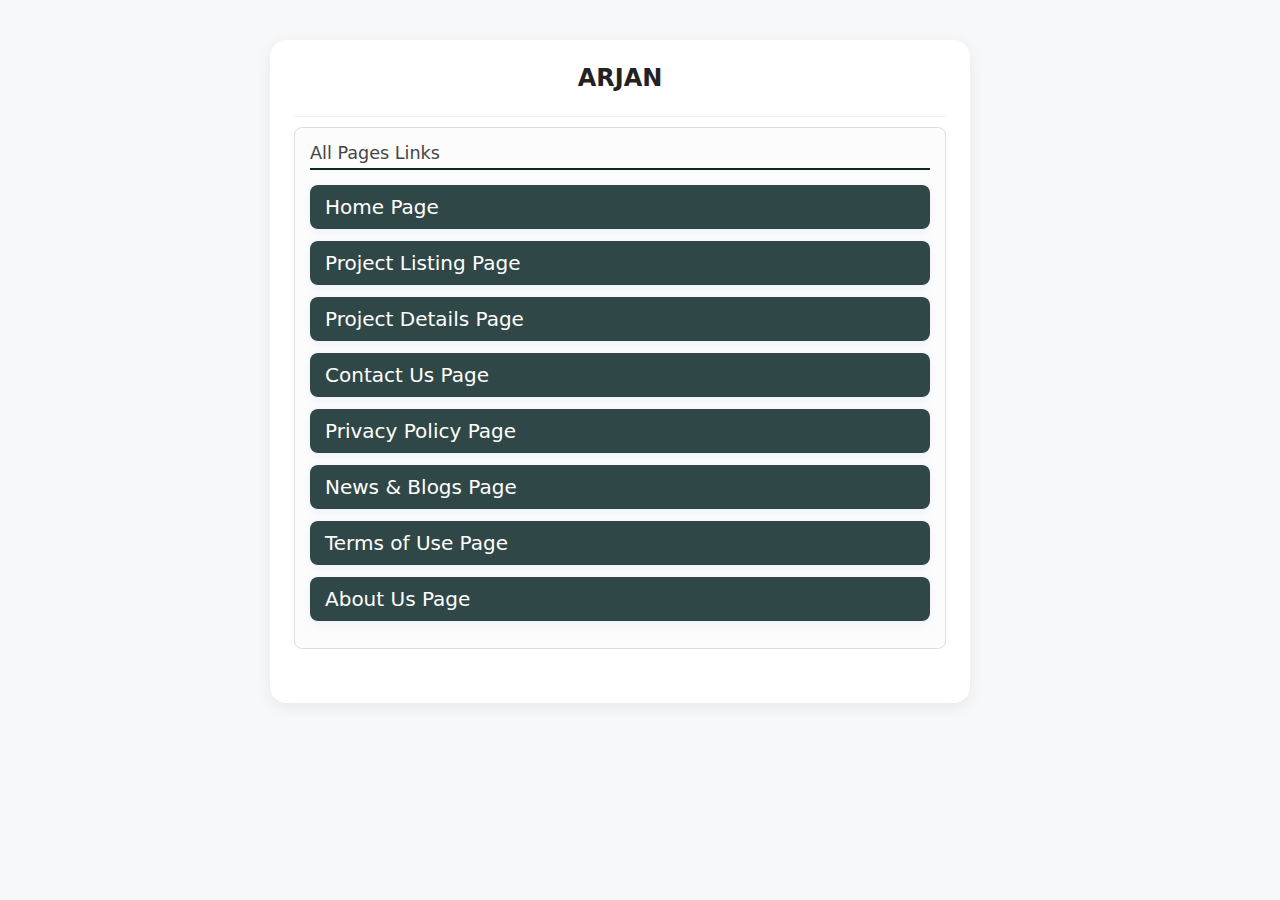
<file: index.html>
<!DOCTYPE html>
<html lang="en">

<head>
  <meta charset="UTF-8" />
  <meta name="viewport" content="width=device-width, initial-scale=1.0" />
  <meta name="viewport" content="width=device-width, initial-scale=1, maximum-scale=1">
  <title>Arjan - All Pages Link (Development)</title>

  <link rel="shortcut icon" href="assets/media/images/logo/favicons/white-favicon-square.ico" type="image/x-icon" />
  <style>
    html {
      scroll-behavior: smooth;
    }

    * {
      box-sizing: border-box;
      margin: 0;
      padding: 0;
    }

    body {
      font-family: "system-ui", Arial, sans-serif;
      background: #f7f8fa;
      margin: 0;
      list-style: none;
      padding: 0;
    }

    .containers-wrapper {
      display: flex;
      margin: 40px auto;
      gap: 20px;
      max-width: max-content;
      align-items: start;
      padding: 0 30px;
      min-width: 800px;
    }

    .main-2-containers {
      display: flex;
      flex-direction: column;
      gap: 20px;
      width: 100%;
      max-width: 700px;
    }

    .container {
      max-width: 700px;
      /* Increased max-width for the two-column layout */
      min-width: 700px;
      width: 100%;
      padding: 24px;
      background: #fff;
      border-radius: 16px;
      box-shadow: 0 4px 16px rgba(0, 0, 0, 0.07);
      text-align: center;
      box-sizing: border-box;
    }

    h1 {
      font-size: 1.5rem;
      margin-bottom: 24px;
      color: #222;

      a {
        color: blue;
        display: inline-block;
        margin-left: 2px;

        svg {
          width: 20px;
        }
      }
    }

    .milestone-section {
      margin-bottom: 30px;
      padding-top: 10px;
      border-top: 1px solid #eee;
    }

    h2 {
      font-size: 1.35rem;
      /* Slightly smaller for H2 now */
      margin-bottom: 20px;
      width: 100%;
      text-align: left;
      color: #333;
      font-weight: 600;
    }

    h2 span {
      color: #e6791f;
    }

    /* New CSS for the two-column layout */
    .page-links-group {
      display: flex;
      gap: 20px;
      margin-bottom: 20px;
      text-align: left;
    }

    .pages-group-row,
    .column {
      flex: 1;
      /* Makes both columns equally wide */
      padding: 15px;
      border: 1px solid #ddd;
      border-radius: 8px;
      background-color: #fcfcfc;
    }

    h3 {
      font-size: 1.1rem;
      margin-top: 0;
      margin-bottom: 15px;
      padding-bottom: 5px;
      border-bottom: 2px solid #0b2721;
      color: #444;
      font-weight: 500;
    }

    /* --- */

    .page-btn {
      display: block;
      /* Change to block for full-width buttons in columns */
      margin-bottom: 12px;
      padding: 10px 15px;
      background: #304747;
      color: #fff;
      border: none;
      border-radius: 8px;
      font-size: 20px;
      font-weight: 500;
      text-decoration: none;
      box-shadow: 0 2px 8px rgba(79, 140, 255, 0.12);
      transition: background 0.2s, transform 0.2s;
      cursor: pointer;
    }

    .page-btn:hover {
      background: #d8b38f;
      transform: translateY(-1px) scale(1.01);
      /* Reduced hover effect */
    }

    /*  */
    /*  */
    /*  */
    /*  */
    .container-2 {
      padding: 24px;
      background: #fff;
      border-radius: 16px;
      box-shadow: 0 4px 16px rgba(0, 0, 0, 0.07);
      display: flex;
      flex-direction: column;
      min-width: 300px;
      box-sizing: border-box;
      justify-content: start;
      gap: 20px;

      h1 {
        margin-bottom: 4px;
      }
    }

    .pages-group-row {
      flex: unset;

      ul {
        padding: 0;
        display: flex;
        flex-direction: column;
        gap: 7px;

        li {
          list-style: none;
          font-size: 18px;
          display: flex;
          align-items: start;
          gap: 8px;
          cursor: not-allowed;
          opacity: 0.5;
          opacity: 0.25;
          transition: all 0.3s ease;
          transform-origin: center;
          will-change: transform;

          span {
            width: 20px;
            aspect-ratio: 1/1;
            display: grid;
            place-items: center;
            margin-top: 1px;
            border: 1px solid black;
            border-radius: 100%;
            border-color: transparent;
            margin-top: 2px;
          }

          svg {
            display: block;
            width: 24px;
            stroke: #000000;
            cursor: not-allowed;
            display: block;
            margin-left: -2px;
          }

          a {
            text-decoration: none;
            color: #000000;
            font-weight: 400;
            cursor: not-allowed;
          }

          &.completed {
            opacity: 1;
            cursor: pointer;

            &:hover {
              transform: scale(1.05) translateY(-2px) translateX(4px);
            }

            &>span {
              cursor: pointer;
              border: none;
            }

            svg {
              stroke: green;
              cursor: pointer;
              width: 20px;
              margin: 0;
            }

            a {
              cursor: pointer;
              color: green;
            }
          }

          &.under-development {
            opacity: 1;
            cursor: pointer;

            &:hover {
              transform: scale(1.05) translateY(-2px) translateX(6px);
            }

            &>span {
              background-color: none;
              cursor: pointer;
              border: none;
            }

            svg {
              cursor: pointer;
              stroke: #3d30f9;
              margin: 0;
              width: 20px;
            }

            a {
              cursor: pointer;
              color: #3d30f9;
            }
          }
        }
      }
    }

    @media (max-width: 768px) {

      /* Adjust breakpoint for the new wider layout */
      .container {
        width: 90%;
        margin: 20px auto;
        padding: 16px;
      }

      .page-links-group {
        flex-direction: column;
        /* Stacks the columns on mobile */
        gap: 15px;
      }

      .column {
        padding: 12px;
      }
    }

    @media (max-width: 1200px) {

      /* Adjust breakpoint for the new wider layout */
      .containers-wrapper {
        flex-direction: column;
        min-width: 100%;
      }

      .main-2-containers,
      .container,
      .container-2 {
        width: 100%;
        min-width: 100%;
        max-width: 100%;
      }
    }
  </style>
</head>

<body>
  <div class="containers-wrapper">
    <div class="main-2-containers">
      <div class="container">
        <h1>ARJAN </h1>

        <div class="milestone-section">
          <div class="page-links-group">
            <div class="column">
              <h3>All Pages Links</h3>
              <a target="_blank" href="home.html" class="page-btn">
                Home Page
              </a>
              <a target="_blank" href="project-listing.html" class="page-btn">
                Project Listing Page
              </a>
              <a target="_blank" href="project-details-page.html" class="page-btn">
                Project Details Page
              </a>
              <a target="_blank" href="contact-us.html" class="page-btn">
                Contact Us Page
              </a>
              <a target="_blank" href="privacy-policy.html" class="page-btn">
                Privacy Policy Page
              </a>
              <a target="_blank" href="news-blogs.html" class="page-btn">
                News & Blogs Page
              </a>
              <a target="_blank" href="terms-of-use.html" class="page-btn">
                Terms of Use Page
              </a>
              <a target="_blank" href="about-us.html" class="page-btn">
                About Us Page
              </a>
            </div>

          </div>
        </div>
      </div>

    </div>
  </div>
</body>

</html>
</file>
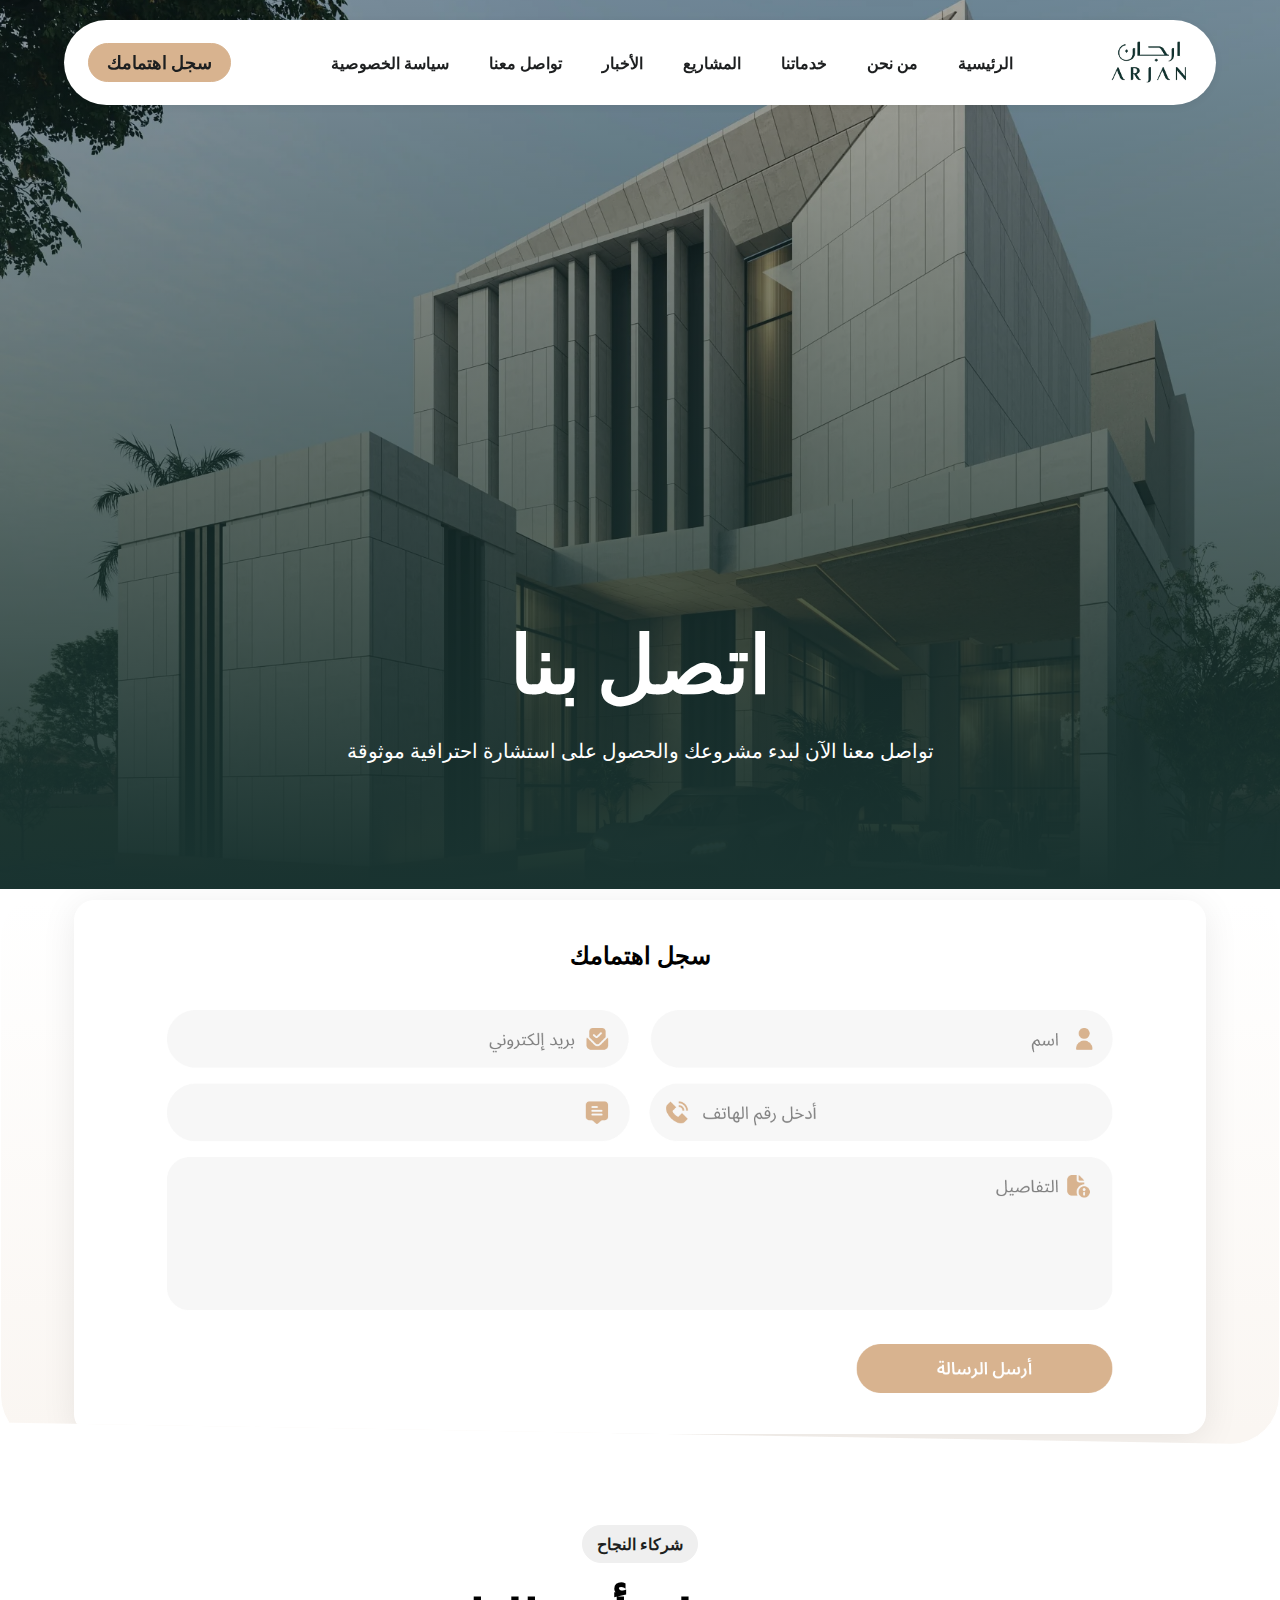
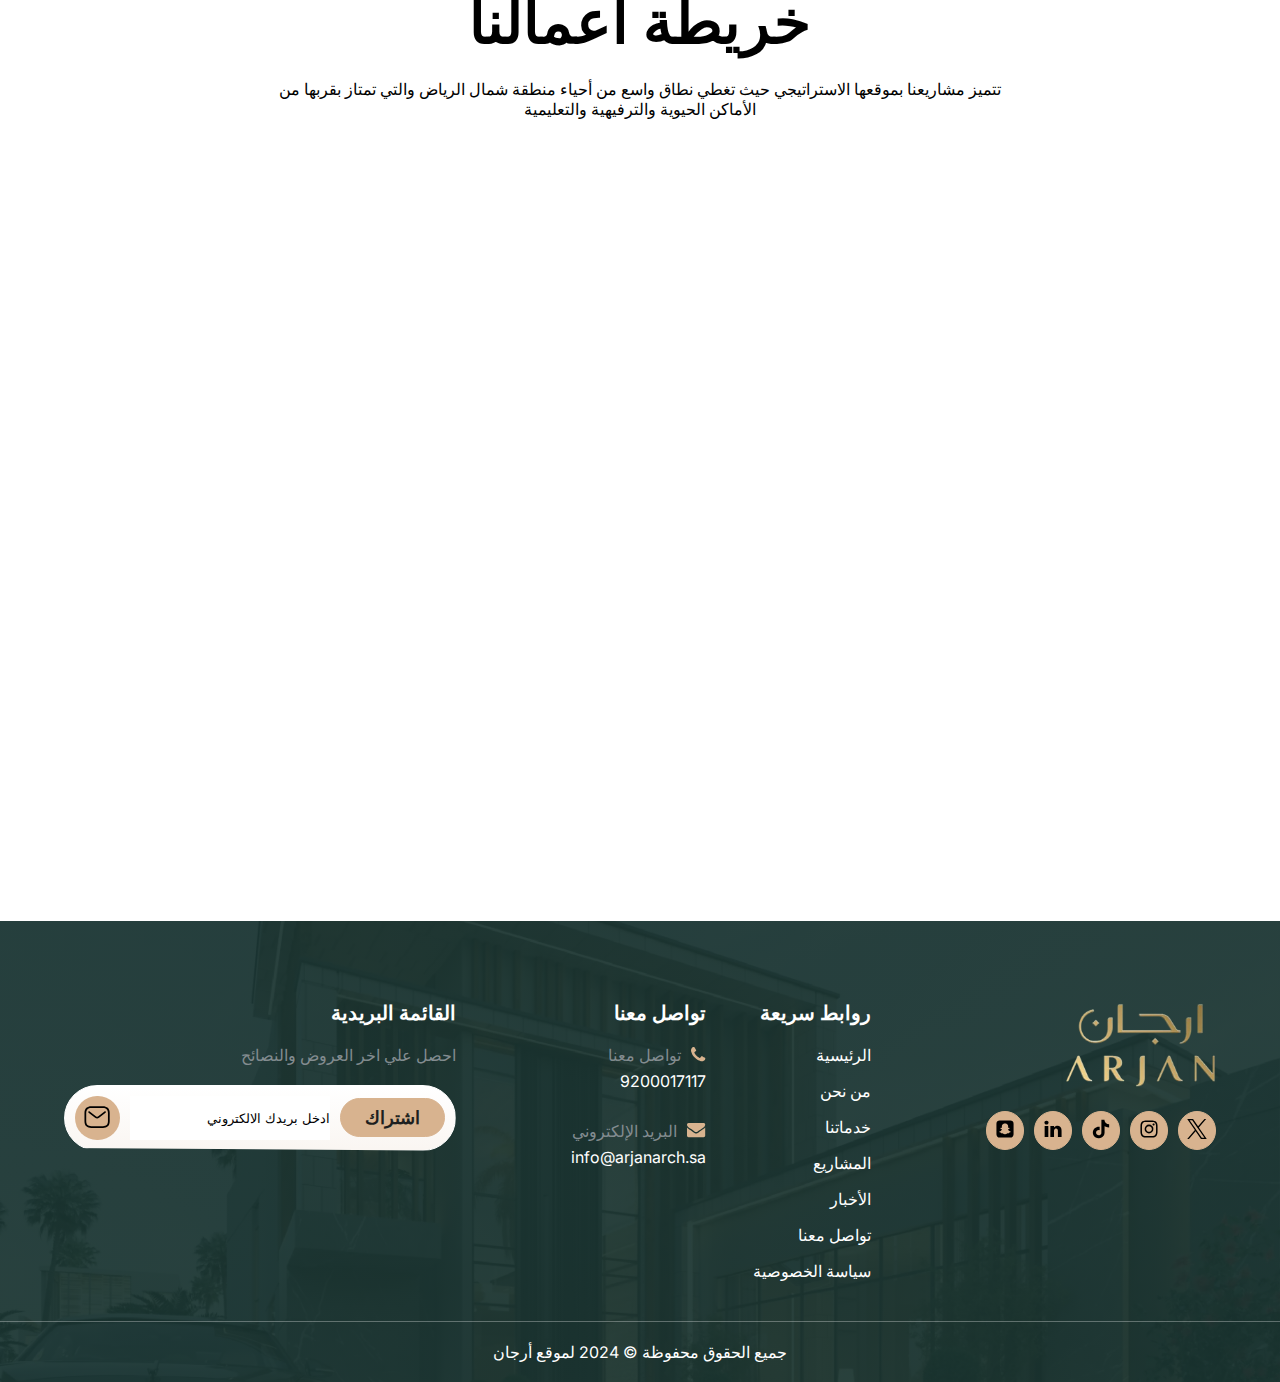
<file: contact-us.html>
<!DOCTYPE html>
<html lang="ar" dir="rtl">
  <head>
    <meta charset="UTF-8" />
    <meta name="viewport" content="width=device-width, initial-scale=1.0" />
    <link rel="stylesheet" href="assets/css/header.css" />
    <link rel="stylesheet" href="assets/css/footer.css" />
    <link rel="stylesheet" href="assets/css/contact-us.css" />
    <link rel="stylesheet" href="assets/css/style.css" />
    <link rel="stylesheet" href="assets/css/responsive.css" />
    <title>ARJAN - Contact Us</title>
  </head>
  <body>
    <!-- section header start here -->
    <header class="header-main">
      <div class="container">
        <div class="header-inner-box">
          <!-- logo -->
          <a href="/">
            <img src="assets/img/header-logo.png" alt="Logo" />
          </a>

          <!-- Nav code -->
          <div class="navigation">
            <!-- navbar -->
            <ul class="navbar">
              <li><a href="#">الرئيسية</a></li>
              <li><a href="">من نحن</a></li>
              <li><a href="">خدماتنا</a></li>
              <li><a href="">المشاريع</a></li>
              <li><a href="">الأخبار</a></li>
              <li><a href="">تواصل معنا</a></li>
              <li><a href="">سياسة الخصوصية</a></li>
            </ul>

            <!-- button -->
            <input type="button" class="btn-skin" value="سجل اهتمامك" />
          </div>

          <!-- hamburger -->
          <label class="hamburger" for="burger">
            <input class="checkbox" type="checkbox" id="burger" />
            <svg fill="none" viewBox="0 0 50 50" height="50" width="50">
              <path
                class="lineTop line"
                stroke-linecap="round"
                stroke-width="4"
                stroke="black"
                d="M6 11L44 11"></path>
              <path
                stroke-linecap="round"
                stroke-width="4"
                stroke="black"
                d="M6 24H43"
                class="lineMid line"></path>
              <path
                stroke-linecap="round"
                stroke-width="4"
                stroke="black"
                d="M6 37H43"
                class="lineBottom line"></path>
            </svg>
          </label>
        </div>
      </div>
    </header>
    <!-- section header end here -->

    <!-- body -->
    <section
      style="
        background-image: linear-gradient(#1933304d, #193330),
          url('assets/img/3e363c425b276aceffe6923203a30c33bdf3e03b.webp');
      "
      class="hero-section">
      <div class="container">
        <div class="inner-hero-box">
          <h1 class="text-h1 white text-center">اتصل بنا</h1>
          <span class="text-para-hero white"
            >تواصل معنا الآن لبدء مشروعك والحصول على استشارة احترافية
            موثوقة</span
          >
        </div>
      </div>
    </section>

    <!-- form section -->
    <section class="form">
      <div class="container">
        <div class="inner-form">
          <!-- form -->
          <div class="cnt-form">
            <h3 class="text-h3 black text-center">سجل اهتمامك</h3>
            <img src="assets/img/form.png" alt="form" />
          </div>
        </div>
      </div>
    </section>

    <!-- Our business map -->
    <section class="our-map">
      <div class="container">
        <div class="inner-map">
          <span class="fakeBtn-gray">شركاء النجاح</span>
          <h2 class="text-h2 black">خريطة أعمالنا</h2>
          <p class="text-para-big black text-center para-pding">
            تتميز مشاريعنا بموقعها الاستراتيجي حيث تغطي نطاق واسع من أحياء منطقة
            شمال الرياض والتي تمتاز بقربها من الأماكن الحيوية والترفيهية
            والتعليمية
          </p>

          <iframe
            src="https://www.google.com/maps/embed?pb=!1m18!1m12!1m3!1d1092.6694268983535!2d46.638431600978905!3d24.82917634018781!2m3!1f0!2f0!3f0!3m2!1i1024!2i768!4f13.1!3m3!1m2!1s0x3e2ee50053df3061%3A0xbd9e34815bed7639!2z2LTYsdmD2Kkg2KPYsdis2KfZhiDYp9mE2YXYudmF2KfYsdmK2Kk!5e1!3m2!1sen!2s!4v1766688813246!5m2!1sen!2s"
            class="googleMap"
            style="border: 0"
            allowfullscreen=""
            loading="lazy"
            referrerpolicy="no-referrer-when-downgrade"></iframe>
        </div>
      </div>
    </section>
    <!-- body -->

    <!-- section footer start here -->
    <footer
      class="footer-main"
      style="
        background-image: linear-gradient(#193330ed, #193330ed),
          url('assets/img/09e602c3f3f69e6823db78035a1eb0cc8c1160dd.webp');
      ">
      <div class="divider">
        <div class="container">
          <div class="footer-inner-box">
            <!-- info -->
            <div class="info footer-logo">
              <!-- logo -->
              <a href="/">
                <img
                  src="assets/img/freepik_br_5cbb2d87-98ea-4cd4-88fc-ef9d2d322e75 3.png"
                  alt="logo" />
              </a>

              <!-- social icons -->
              <div class="social-icons">
                <!-- x -->
                <a href="x">
                  <svg
                    width="20"
                    height="20"
                    viewBox="0 0 20 20"
                    fill="none"
                    xmlns="http://www.w3.org/2000/svg">
                    <path
                      d="M11.8605 8.46429L19.1421 0H17.4166L11.094 7.34942L6.04414 0H0.219727L7.85611 11.1136L0.219727 19.9897H1.94533L8.62219 12.2285L13.9552 19.9897H19.7796L11.8601 8.46429H11.8605ZM9.49707 11.2115L8.72335 10.1049L2.56709 1.29901H5.21753L10.1857 8.40562L10.9594 9.51229L17.4174 18.7498H14.767L9.49707 11.212V11.2115Z"
                      fill="black" />
                  </svg>
                </a>

                <!-- instagram -->
                <a href="instagram">
                  <svg
                    width="18"
                    height="21"
                    viewBox="0 0 18 21"
                    fill="none"
                    xmlns="http://www.w3.org/2000/svg">
                    <path
                      d="M11.1211 12.6211C11.1211 12.6211 11.2676 12.4746 11.5605 12.1816C11.8535 11.8887 12 11.3281 12 10.5C12 9.67188 11.707 8.96484 11.1211 8.37891C10.5352 7.79297 9.82812 7.5 9 7.5C8.17188 7.5 7.46484 7.79297 6.87891 8.37891C6.29297 8.96484 6 9.67188 6 10.5C6 11.3281 6.29297 12.0352 6.87891 12.6211C7.46484 13.207 8.17188 13.5 9 13.5C9.82812 13.5 10.5352 13.207 11.1211 12.6211ZM12.2695 7.23047C12.2695 7.23047 12.4941 7.45508 12.9434 7.9043C13.3926 8.35352 13.6172 9.21875 13.6172 10.5C13.6172 11.7812 13.168 12.8711 12.2695 13.7695C11.3711 14.668 10.2812 15.1172 9 15.1172C7.71875 15.1172 6.62891 14.668 5.73047 13.7695C4.83203 12.8711 4.38281 11.7812 4.38281 10.5C4.38281 9.21875 4.83203 8.12891 5.73047 7.23047C6.62891 6.33203 7.71875 5.88281 9 5.88281C10.2812 5.88281 11.3711 6.33203 12.2695 7.23047ZM14.5664 4.93359C14.5664 4.93359 14.6191 4.98633 14.7246 5.0918C14.8301 5.19727 14.8828 5.39844 14.8828 5.69531C14.8828 5.99219 14.7773 6.24609 14.5664 6.45703C14.3555 6.66797 14.1016 6.77344 13.8047 6.77344C13.5078 6.77344 13.2539 6.66797 13.043 6.45703C12.832 6.24609 12.7266 5.99219 12.7266 5.69531C12.7266 5.39844 12.832 5.14453 13.043 4.93359C13.2539 4.72266 13.5078 4.61719 13.8047 4.61719C14.1016 4.61719 14.3555 4.72266 14.5664 4.93359ZM9.89648 3.11133C9.89648 3.11133 9.76074 3.1123 9.48926 3.11426C9.21777 3.11621 9.05469 3.11719 9 3.11719C8.94531 3.11719 8.64648 3.11523 8.10352 3.11133C7.56055 3.10742 7.14844 3.10742 6.86719 3.11133C6.58594 3.11523 6.20898 3.12695 5.73633 3.14648C5.26367 3.16602 4.86133 3.20508 4.5293 3.26367C4.19727 3.32227 3.91797 3.39453 3.69141 3.48047C3.30078 3.63672 2.95703 3.86328 2.66016 4.16016C2.36328 4.45703 2.13672 4.80078 1.98047 5.19141C1.89453 5.41797 1.82227 5.69727 1.76367 6.0293C1.70508 6.36133 1.66602 6.76367 1.64648 7.23633C1.62695 7.70898 1.61523 8.08594 1.61133 8.36719C1.60742 8.64844 1.60742 9.06055 1.61133 9.60352C1.61523 10.1465 1.61719 10.4453 1.61719 10.5C1.61719 10.5547 1.61523 10.8535 1.61133 11.3965C1.60742 11.9395 1.60742 12.3516 1.61133 12.6328C1.61523 12.9141 1.62695 13.291 1.64648 13.7637C1.66602 14.2363 1.70508 14.6387 1.76367 14.9707C1.82227 15.3027 1.89453 15.582 1.98047 15.8086C2.13672 16.1992 2.36328 16.543 2.66016 16.8398C2.95703 17.1367 3.30078 17.3633 3.69141 17.5195C3.91797 17.6055 4.19727 17.6777 4.5293 17.7363C4.86133 17.7949 5.26367 17.834 5.73633 17.8535C6.20898 17.873 6.58594 17.8848 6.86719 17.8887C7.14844 17.8926 7.56055 17.8926 8.10352 17.8887C8.64648 17.8848 8.94531 17.8828 9 17.8828C9.05469 17.8828 9.35352 17.8848 9.89648 17.8887C10.4395 17.8926 10.8516 17.8926 11.1328 17.8887C11.4141 17.8848 11.791 17.873 12.2637 17.8535C12.7363 17.834 13.1387 17.7949 13.4707 17.7363C13.8027 17.6777 14.082 17.6055 14.3086 17.5195C14.6992 17.3633 15.043 17.1367 15.3398 16.8398C15.6367 16.543 15.8633 16.1992 16.0195 15.8086C16.1055 15.582 16.1777 15.3027 16.2363 14.9707C16.2949 14.6387 16.334 14.2363 16.3535 13.7637C16.373 13.291 16.3848 12.9141 16.3887 12.6328C16.3926 12.3516 16.3926 11.9395 16.3887 11.3965C16.3848 10.8535 16.3828 10.5547 16.3828 10.5C16.3828 10.4453 16.3848 10.1465 16.3887 9.60352C16.3926 9.06055 16.3926 8.64844 16.3887 8.36719C16.3848 8.08594 16.373 7.70898 16.3535 7.23633C16.334 6.76367 16.2949 6.36133 16.2363 6.0293C16.1777 5.69727 16.1055 5.41797 16.0195 5.19141C15.8633 4.80078 15.6367 4.45703 15.3398 4.16016C15.043 3.86328 14.6992 3.63672 14.3086 3.48047C14.082 3.39453 13.8027 3.32227 13.4707 3.26367C13.1387 3.20508 12.7363 3.16602 12.2637 3.14648C11.791 3.12695 11.4141 3.11523 11.1328 3.11133C10.8516 3.10742 10.4395 3.10742 9.89648 3.11133ZM17.9414 6.78516C17.9805 7.47266 18 8.71094 18 10.5C18 12.2891 17.9805 13.5273 17.9414 14.2148C17.8633 15.8398 17.3789 17.0977 16.4883 17.9883C15.5977 18.8789 14.3398 19.3633 12.7148 19.4414C12.0273 19.4805 10.7891 19.5 9 19.5C7.21094 19.5 5.97266 19.4805 5.28516 19.4414C3.66016 19.3633 2.40234 18.8789 1.51172 17.9883C0.621094 17.0977 0.136719 15.8398 0.0585938 14.2148C0.0195312 13.5273 0 12.2891 0 10.5C0 8.71094 0.0195312 7.47266 0.0585938 6.78516C0.136719 5.16016 0.621094 3.90234 1.51172 3.01172C2.40234 2.12109 3.66016 1.63672 5.28516 1.55859C5.97266 1.51953 7.21094 1.5 9 1.5C10.7891 1.5 12.0273 1.51953 12.7148 1.55859C14.3398 1.63672 15.5977 2.12109 16.4883 3.01172C17.3789 3.90234 17.8633 5.16016 17.9414 6.78516Z"
                      fill="black" />
                  </svg>
                </a>

                <!-- tiktok -->
                <a href="tiktok"
                  ><svg
                    width="22"
                    height="22"
                    viewBox="0 0 22 22"
                    fill="none"
                    xmlns="http://www.w3.org/2000/svg">
                    <path
                      d="M11.451 0.707617C12.5764 0.69043 13.6936 0.699367 14.8101 0.69043C14.8472 2.08674 15.4137 3.34349 16.315 4.27437L16.3137 4.27299C17.2837 5.1468 18.546 5.7133 19.9375 5.80955L19.9567 5.81093V9.27318C18.6422 9.24018 17.4061 8.93699 16.2917 8.41587L16.348 8.43924C15.809 8.18005 15.3532 7.91399 14.9201 7.61699L14.9558 7.64037C14.9476 10.1491 14.9641 12.6577 14.9387 15.1575C14.8678 16.4314 14.4443 17.5933 13.7651 18.5634L13.7788 18.5421C12.6431 20.1687 10.8033 21.2364 8.71129 21.2996H8.70166C8.6171 21.3037 8.51741 21.3058 8.41704 21.3058C7.22766 21.3058 6.11597 20.9744 5.1686 20.399L5.1961 20.4148C3.47185 19.3774 2.28247 17.6022 2.06247 15.5377L2.05972 15.5095C2.04254 15.0798 2.03429 14.6501 2.05147 14.2294C2.38835 10.9438 5.1411 8.40212 8.48716 8.40212C8.86322 8.40212 9.23172 8.43443 9.58991 8.49562L9.55141 8.49012C9.5686 9.7613 9.51704 11.0332 9.51704 12.3044C9.22622 12.1992 8.89073 12.138 8.54079 12.138C7.25654 12.138 6.1641 12.9589 5.75985 14.1049L5.75366 14.1256C5.66222 14.4191 5.60929 14.7567 5.60929 15.1059C5.60929 15.2476 5.61822 15.3878 5.63472 15.5253L5.63335 15.5088C5.8616 16.9154 7.06747 17.9769 8.52154 17.9769C8.56348 17.9769 8.60472 17.9762 8.64597 17.9742H8.63979C9.6456 17.9439 10.5187 17.4029 11.0124 16.6033L11.0192 16.5909C11.2028 16.3352 11.3286 16.0258 11.3705 15.6896L11.3712 15.68C11.4572 14.1421 11.4228 12.6131 11.431 11.0751C11.4393 7.61287 11.4228 4.15887 11.4482 0.705555L11.451 0.707617Z"
                      fill="black" />
                  </svg>
                </a>

                <!-- linkedin -->
                <a href="linkedin">
                  <svg
                    width="18"
                    height="21"
                    viewBox="0 0 18 21"
                    fill="none"
                    xmlns="http://www.w3.org/2000/svg">
                    <path
                      d="M4.08984 7.32422V18.9375H0.222656V7.32422H4.08984ZM4.33594 3.73828C4.34375 4.30859 4.14648 4.78516 3.74414 5.16797C3.3418 5.55078 2.8125 5.74219 2.15625 5.74219H2.13281C1.49219 5.74219 0.976562 5.55078 0.585938 5.16797C0.195313 4.78516 0 4.30859 0 3.73828C0 3.16016 0.201172 2.68164 0.603516 2.30273C1.00586 1.92383 1.53125 1.73438 2.17969 1.73438C2.82812 1.73438 3.34766 1.92383 3.73828 2.30273C4.12891 2.68164 4.32812 3.16016 4.33594 3.73828ZM18 12.2812V18.9375H14.1445V12.7266C14.1445 11.9062 13.9863 11.2637 13.6699 10.7988C13.3535 10.334 12.8594 10.1016 12.1875 10.1016C11.6953 10.1016 11.2832 10.2363 10.9512 10.5059C10.6191 10.7754 10.3711 11.1094 10.207 11.5078C10.1211 11.7422 10.0781 12.0586 10.0781 12.457V18.9375H6.22266C6.23828 15.8203 6.24609 13.293 6.24609 11.3555C6.24609 9.41797 6.24219 8.26172 6.23438 7.88672L6.22266 7.32422H10.0781V9.01172H10.0547C10.2109 8.76172 10.3711 8.54297 10.5352 8.35547C10.6992 8.16797 10.9199 7.96484 11.1973 7.74609C11.4746 7.52734 11.8145 7.35742 12.2168 7.23633C12.6191 7.11523 13.0664 7.05469 13.5586 7.05469C14.8945 7.05469 15.9688 7.49805 16.7812 8.38477C17.5938 9.27148 18 10.5703 18 12.2812Z"
                      fill="black" />
                  </svg>
                </a>

                <!-- snap -->
                <a href="snap">
                  <svg
                    width="18"
                    height="21"
                    viewBox="0 0 18 21"
                    fill="none"
                    xmlns="http://www.w3.org/2000/svg">
                    <path
                      d="M15 13.4531C15 13.2812 14.9141 13.1758 14.7422 13.1367C14.2188 13.0273 13.7578 12.8008 13.3594 12.457C12.9609 12.1133 12.6484 11.6875 12.4219 11.1797C12.3672 11.0703 12.3398 10.9727 12.3398 10.8867C12.3398 10.7695 12.416 10.668 12.5684 10.582C12.7207 10.4961 12.8867 10.4297 13.0664 10.3828C13.2461 10.3359 13.4121 10.2559 13.5645 10.1426C13.7168 10.0293 13.793 9.88672 13.793 9.71484C13.793 9.56641 13.7207 9.44336 13.5762 9.3457C13.4316 9.24805 13.2812 9.19922 13.125 9.19922C13.0391 9.19922 12.918 9.23047 12.7617 9.29297C12.6055 9.35547 12.4805 9.38672 12.3867 9.38672C12.3555 9.38672 12.3086 9.37891 12.2461 9.36328C12.2852 8.87109 12.3047 8.42188 12.3047 8.01562C12.3047 7.40625 12.2383 6.96094 12.1055 6.67969C11.8242 6.07031 11.4238 5.5957 10.9043 5.25586C10.3848 4.91602 9.78906 4.74609 9.11719 4.74609C7.57031 4.74609 6.49609 5.39062 5.89453 6.67969C5.75391 6.97656 5.68359 7.42578 5.68359 8.02734C5.68359 8.32422 5.70703 8.76953 5.75391 9.36328C5.67578 9.37891 5.61719 9.38672 5.57812 9.38672C5.49219 9.38672 5.36914 9.35547 5.20898 9.29297C5.04883 9.23047 4.92969 9.19922 4.85156 9.19922C4.69531 9.19922 4.54883 9.24805 4.41211 9.3457C4.27539 9.44336 4.20703 9.57031 4.20703 9.72656C4.20703 9.89062 4.2832 10.0293 4.43555 10.1426C4.58789 10.2559 4.75391 10.3359 4.93359 10.3828C5.11328 10.4297 5.2793 10.4961 5.43164 10.582C5.58398 10.668 5.66016 10.7695 5.66016 10.8867C5.66016 10.9727 5.63281 11.0703 5.57812 11.1797C5.07812 12.2578 4.30469 12.9102 3.25781 13.1367C3.08594 13.1758 3 13.2812 3 13.4531C3 13.8203 3.53906 14.0898 4.61719 14.2617C4.63281 14.3008 4.65625 14.4023 4.6875 14.5664C4.71875 14.7305 4.76172 14.8496 4.81641 14.9238C4.87109 14.998 4.96094 15.0352 5.08594 15.0352C5.1875 15.0352 5.33789 15.0156 5.53711 14.9766C5.73633 14.9375 5.88672 14.918 5.98828 14.918C6.26172 14.918 6.52539 14.9766 6.7793 15.0938C7.0332 15.2109 7.24609 15.3379 7.41797 15.4746C7.58984 15.6113 7.81445 15.7383 8.0918 15.8555C8.36914 15.9727 8.66797 16.0312 8.98828 16.0312C9.32422 16.0312 9.63281 15.9727 9.91406 15.8555C10.1953 15.7383 10.4199 15.6113 10.5879 15.4746C10.7559 15.3379 10.9668 15.2109 11.2207 15.0938C11.4746 14.9766 11.7383 14.918 12.0117 14.918C12.1133 14.918 12.2656 14.9355 12.4688 14.9707C12.6719 15.0059 12.8242 15.0234 12.9258 15.0234C13.043 15.0234 13.1309 14.9863 13.1895 14.9121C13.248 14.8379 13.293 14.7168 13.3242 14.5488C13.3555 14.3809 13.375 14.2852 13.3828 14.2617C14.4609 14.0898 15 13.8203 15 13.4531ZM18 4.875V16.125C18 17.0547 17.6699 17.8496 17.0098 18.5098C16.3496 19.1699 15.5547 19.5 14.625 19.5H3.375C2.44531 19.5 1.65039 19.1699 0.990234 18.5098C0.330078 17.8496 0 17.0547 0 16.125V4.875C0 3.94531 0.330078 3.15039 0.990234 2.49023C1.65039 1.83008 2.44531 1.5 3.375 1.5H14.625C15.5547 1.5 16.3496 1.83008 17.0098 2.49023C17.6699 3.15039 18 3.94531 18 4.875Z"
                      fill="black" />
                  </svg>
                </a>
              </div>
            </div>
            <div class="info-container">
              <!-- info -->
              <div class="info">
                <h5 class="text-h5 white">روابط سريعة</h5>
                <!-- navbar -->
                <ul class="navbar-footer white">
                  <li><a href="">سياسة الخصوصية</a></li>
                  <li><a href="">تواصل معنا</a></li>
                  <li><a href="">الأخبار</a></li>
                  <li><a href="">المشاريع</a></li>
                  <li><a href="">خدماتنا</a></li>
                  <li><a href="">من نحن</a></li>
                  <li><a href="#">الرئيسية</a></li>
                </ul>
              </div>

              <!-- info -->
              <div class="info">
                <h5 class="text-h5 white">تواصل معنا</h5>
                <!-- user-info -->
                <div class="contact-container">
                  <div class="icon-box">
                    <div>
                      <svg
                        width="15"
                        height="15"
                        viewBox="0 0 15 15"
                        fill="none"
                        xmlns="http://www.w3.org/2000/svg">
                        <path
                          d="M14.2966 11.2913C14.2966 11.4741 14.2627 11.7127 14.195 12.0072C14.1274 12.3016 14.0563 12.5335 13.9818 12.7027C13.8397 13.0412 13.4267 13.4 12.743 13.779C12.1067 14.1243 11.4772 14.2969 10.8544 14.2969C10.6717 14.2969 10.4923 14.285 10.3163 14.2613C10.1403 14.2376 9.94567 14.1953 9.73244 14.1344C9.51921 14.0735 9.36013 14.0244 9.25521 13.9872C9.15029 13.95 8.96244 13.8806 8.69167 13.779C8.4209 13.6775 8.25506 13.6166 8.19413 13.5963C7.53075 13.3593 6.93844 13.0784 6.41722 12.7535C5.55753 12.2187 4.66399 11.4877 3.73661 10.5603C2.80922 9.63289 2.07815 8.73935 1.54338 7.87966C1.21846 7.35843 0.937536 6.76612 0.700614 6.10274C0.680306 6.04182 0.619383 5.87597 0.517845 5.6052C0.416307 5.33444 0.346922 5.14659 0.309692 5.04167C0.272461 4.93674 0.223384 4.77767 0.162461 4.56444C0.101538 4.35121 0.0592306 4.15659 0.0355384 3.98059C0.0118461 3.80459 0 3.62521 0 3.44244C0 2.81967 0.172615 2.19014 0.517845 1.55383C0.896921 0.870138 1.25569 0.457216 1.59415 0.315063C1.76338 0.240602 1.99523 0.169524 2.28969 0.101832C2.58415 0.0341406 2.82276 0.000293732 3.00553 0.000293732C3.1003 0.000293732 3.17138 0.0104475 3.21876 0.030756C3.34061 0.0713711 3.51999 0.328601 3.75691 0.802446C3.83138 0.931061 3.93291 1.11383 4.06153 1.35075C4.19014 1.58768 4.30861 1.8026 4.41691 1.99552C4.52522 2.18844 4.63014 2.36952 4.73168 2.53875C4.75199 2.56583 4.81122 2.65044 4.90937 2.79259C5.00753 2.93475 5.0803 3.0549 5.12768 3.15306C5.17506 3.25121 5.19876 3.34767 5.19876 3.44244C5.19876 3.57782 5.1023 3.74705 4.90937 3.95013C4.71645 4.15321 4.5066 4.33936 4.27984 4.50859C4.05307 4.67782 3.84322 4.85721 3.6503 5.04674C3.45738 5.23628 3.36091 5.39197 3.36091 5.51382C3.36091 5.57474 3.37784 5.6509 3.41168 5.74228C3.44553 5.83366 3.4743 5.90305 3.49799 5.95043C3.52168 5.99782 3.56907 6.07905 3.64015 6.19413C3.71122 6.3092 3.75014 6.37351 3.75691 6.38705C4.27137 7.31443 4.8603 8.10981 5.52368 8.7732C6.18706 9.43658 6.98244 10.0255 7.90983 10.54C7.92337 10.5467 7.98767 10.5857 8.10275 10.6567C8.21783 10.7278 8.29906 10.7752 8.34644 10.7989C8.39383 10.8226 8.46321 10.8513 8.55459 10.8852C8.64598 10.919 8.72213 10.936 8.78306 10.936C8.9049 10.936 9.06059 10.8395 9.25013 10.6466C9.43967 10.4537 9.61905 10.2438 9.78828 10.017C9.95751 9.79027 10.1437 9.58042 10.3467 9.3875C10.5498 9.19458 10.7191 9.09812 10.8544 9.09812C10.9492 9.09812 11.0457 9.12181 11.1438 9.1692C11.242 9.21658 11.3621 9.28935 11.5043 9.3875C11.6464 9.48566 11.731 9.54489 11.7581 9.56519C11.9274 9.66673 12.1084 9.77166 12.3014 9.87996C12.4943 9.98827 12.7092 10.1067 12.9461 10.2353C13.183 10.364 13.3658 10.4655 13.4944 10.54C13.9683 10.7769 14.2255 10.9563 14.2661 11.0781C14.2864 11.1255 14.2966 11.1966 14.2966 11.2913Z"
                          fill="#D8B38F" />
                      </svg>
                      <span class="text-para gray">تواصل معنا</span>
                    </div>
                    <a href="tel:9200017117">
                      <span class="text-para white">9200017117</span>
                    </a>
                  </div>
                  <!-- user-info -->
                  <div class="icon-box">
                    <div>
                      <svg
                        width="19"
                        height="15"
                        viewBox="0 0 19 15"
                        fill="none"
                        xmlns="http://www.w3.org/2000/svg">
                        <path
                          d="M18.1956 4.61013V12.6723C18.1956 13.119 18.0366 13.5015 17.7184 13.8196C17.4003 14.1378 17.0178 14.2969 16.571 14.2969H1.62461C1.17784 14.2969 0.795383 14.1378 0.47723 13.8196C0.159077 13.5015 0 13.119 0 12.6723V4.61013C0.297845 4.94182 0.639691 5.23628 1.02554 5.49351C3.47599 7.15874 5.15814 8.32643 6.07199 8.99658C6.45783 9.28089 6.77091 9.50258 7.01121 9.66166C7.25152 9.82073 7.57137 9.98319 7.97075 10.149C8.37013 10.3149 8.74244 10.3978 9.08767 10.3978H9.09782H9.10798C9.45321 10.3978 9.82551 10.3149 10.2249 10.149C10.6243 9.98319 10.9441 9.82073 11.1844 9.66166C11.4247 9.50258 11.7378 9.28089 12.1237 8.99658C13.2744 8.16397 14.96 6.99628 17.1803 5.49351C17.5661 5.22951 17.9046 4.93505 18.1956 4.61013ZM18.1956 1.62491C18.1956 2.15967 18.0298 2.67075 17.6981 3.15813C17.3664 3.64552 16.9535 4.06182 16.4593 4.40705C13.9141 6.17382 12.3301 7.27382 11.7074 7.70704C11.6397 7.75443 11.4958 7.85766 11.2758 8.01674C11.0558 8.17581 10.8731 8.30443 10.7275 8.40258C10.582 8.50074 10.406 8.61073 10.1995 8.73258C9.99305 8.85443 9.79844 8.94581 9.61567 9.00673C9.4329 9.06766 9.26367 9.09812 9.10798 9.09812H9.09782H9.08767C8.93198 9.09812 8.76275 9.06766 8.57998 9.00673C8.39721 8.94581 8.2026 8.85443 7.99613 8.73258C7.78967 8.61073 7.61367 8.50074 7.46814 8.40258C7.3226 8.30443 7.13983 8.17581 6.91983 8.01674C6.69983 7.85766 6.55598 7.75443 6.48829 7.70704C5.87229 7.27382 4.98553 6.65612 3.82799 5.85397C2.67046 5.05182 1.97661 4.56951 1.74646 4.40705C1.32677 4.12275 0.930767 3.73182 0.55846 3.23429C0.186153 2.73675 0 2.27475 0 1.84829C0 1.32029 0.140461 0.880292 0.421384 0.528293C0.702306 0.176293 1.10338 0.000293732 1.62461 0.000293732H16.571C17.011 0.000293732 17.3918 0.15937 17.7133 0.477524C18.0349 0.795677 18.1956 1.17814 18.1956 1.62491Z"
                          fill="#D8B38F" />
                      </svg>
                      <span class="text-para gray">البريد الإلكتروني</span>
                    </div>
                    <a href="mailto:info@arjanarch.sa">
                      <span class="text-para white">info@arjanarch.sa</span>
                    </a>
                  </div>
                </div>
              </div>
            </div>
            <!-- email form section-->
            <div class="email">
              <h5 class="text-h5 white">القائمة البريدية</h5>
              <span class="text-para gray">احصل علي اخر العروض والنصائح</span>
              <!-- form -->
              <form action="" method="post" class="form">
                <input
                  type="submit"
                  class="btn-skin btn-skin-form"
                  value="اشتراك" />
                <input
                  type="email"
                  name="email"
                  id="email"
                  class="input-email"
                  placeholder="ادخل بريدك الالكتروني" />
                <label class="email-icon" for="email">
                  <svg
                    width="29"
                    height="29"
                    viewBox="0 0 29 29"
                    fill="none"
                    xmlns="http://www.w3.org/2000/svg">
                    <path
                      fill-rule="evenodd"
                      clip-rule="evenodd"
                      d="M4.56051 6.14723C3.76228 6.88843 3.2277 8.09108 3.2277 9.97765V18.1952C3.2277 20.0817 3.76228 21.2844 4.56051 22.0256C5.37053 22.7777 6.59098 23.1844 8.21691 23.1844H19.9562C21.5821 23.1844 22.8026 22.7777 23.6127 22.0256C24.4108 21.2844 24.9454 20.0817 24.9454 18.1952V9.97765C24.9454 8.09108 24.4108 6.88843 23.6127 6.14723C22.8026 5.39505 21.5821 4.98844 19.9562 4.98844H8.21691C6.59098 4.98844 5.37053 5.39505 4.56051 6.14723ZM3.3623 4.85684C4.60666 3.70137 6.32104 3.22754 8.21691 3.22754H19.9562C21.8521 3.22754 23.5665 3.70137 24.8108 4.85684C26.067 6.02328 26.7063 7.75546 26.7063 9.97765V18.1952C26.7063 20.4174 26.067 22.1496 24.8108 23.316C23.5665 24.4715 21.8521 24.9453 19.9562 24.9453H8.21691C6.32104 24.9453 4.60666 24.4715 3.3623 23.316C2.10614 22.1496 1.4668 20.4174 1.4668 18.1952V9.97765C1.4668 7.75546 2.10614 6.02328 3.3623 4.85684Z"
                      fill="black" />
                    <path
                      fill-rule="evenodd"
                      clip-rule="evenodd"
                      d="M22.7313 8.58141C23.0287 8.96618 22.9577 9.51913 22.573 9.81644L16.0611 14.8483C14.8985 15.7466 13.276 15.7466 12.1133 14.8483L5.60143 9.81644C5.21665 9.51913 5.14576 8.96618 5.44308 8.58141C5.7404 8.19663 6.29334 8.12574 6.67812 8.42306L13.1899 13.4548C13.7184 13.8632 14.456 13.8632 14.9844 13.4548L21.4963 8.42306C21.8811 8.12574 22.4341 8.19663 22.7313 8.58141Z"
                      fill="black" />
                  </svg>
                </label>
              </form>
            </div>
          </div>
        </div>
      </div>
      <div class="copyright">
        <span class="text-para white"
          >جميع الحقوق محفوظة © 2024 لموقع أرجان</span
        >
      </div>
    </footer>
    <!-- section footer end here -->
  </body>
</html>
</file>
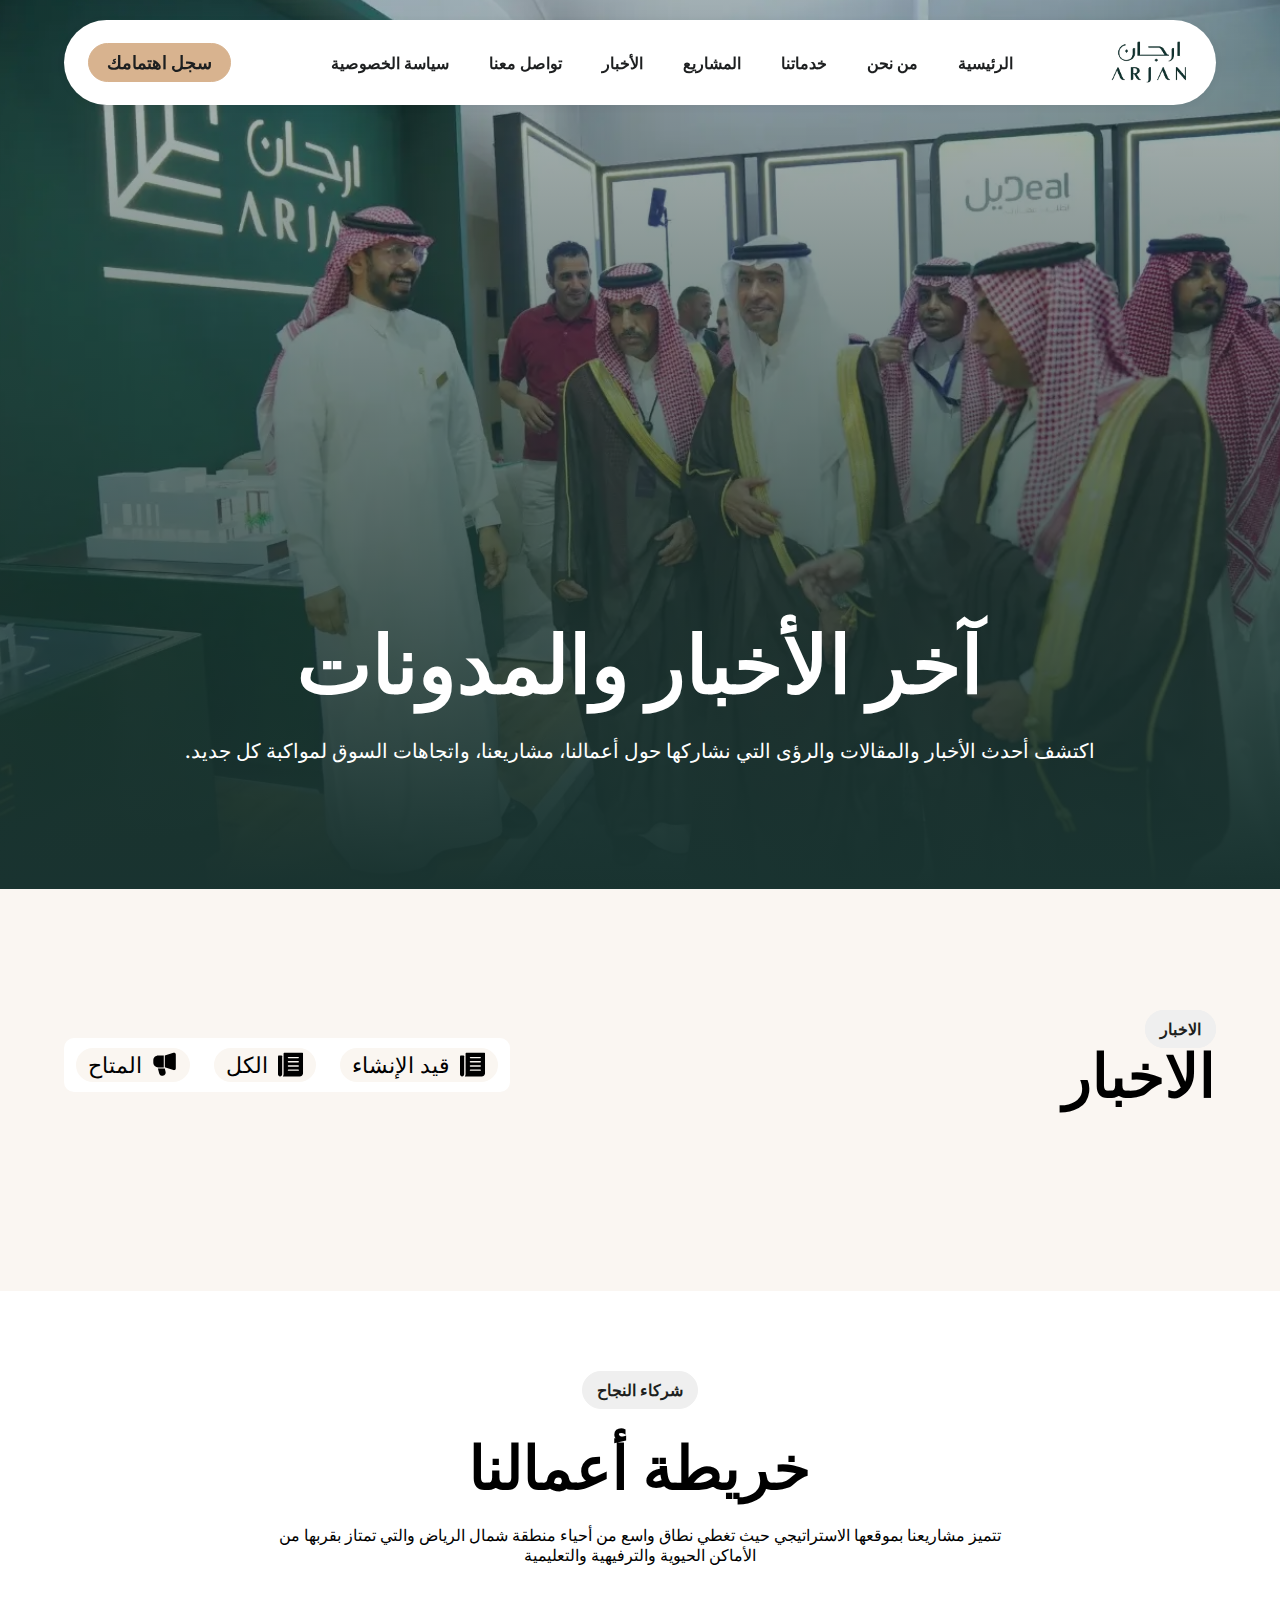
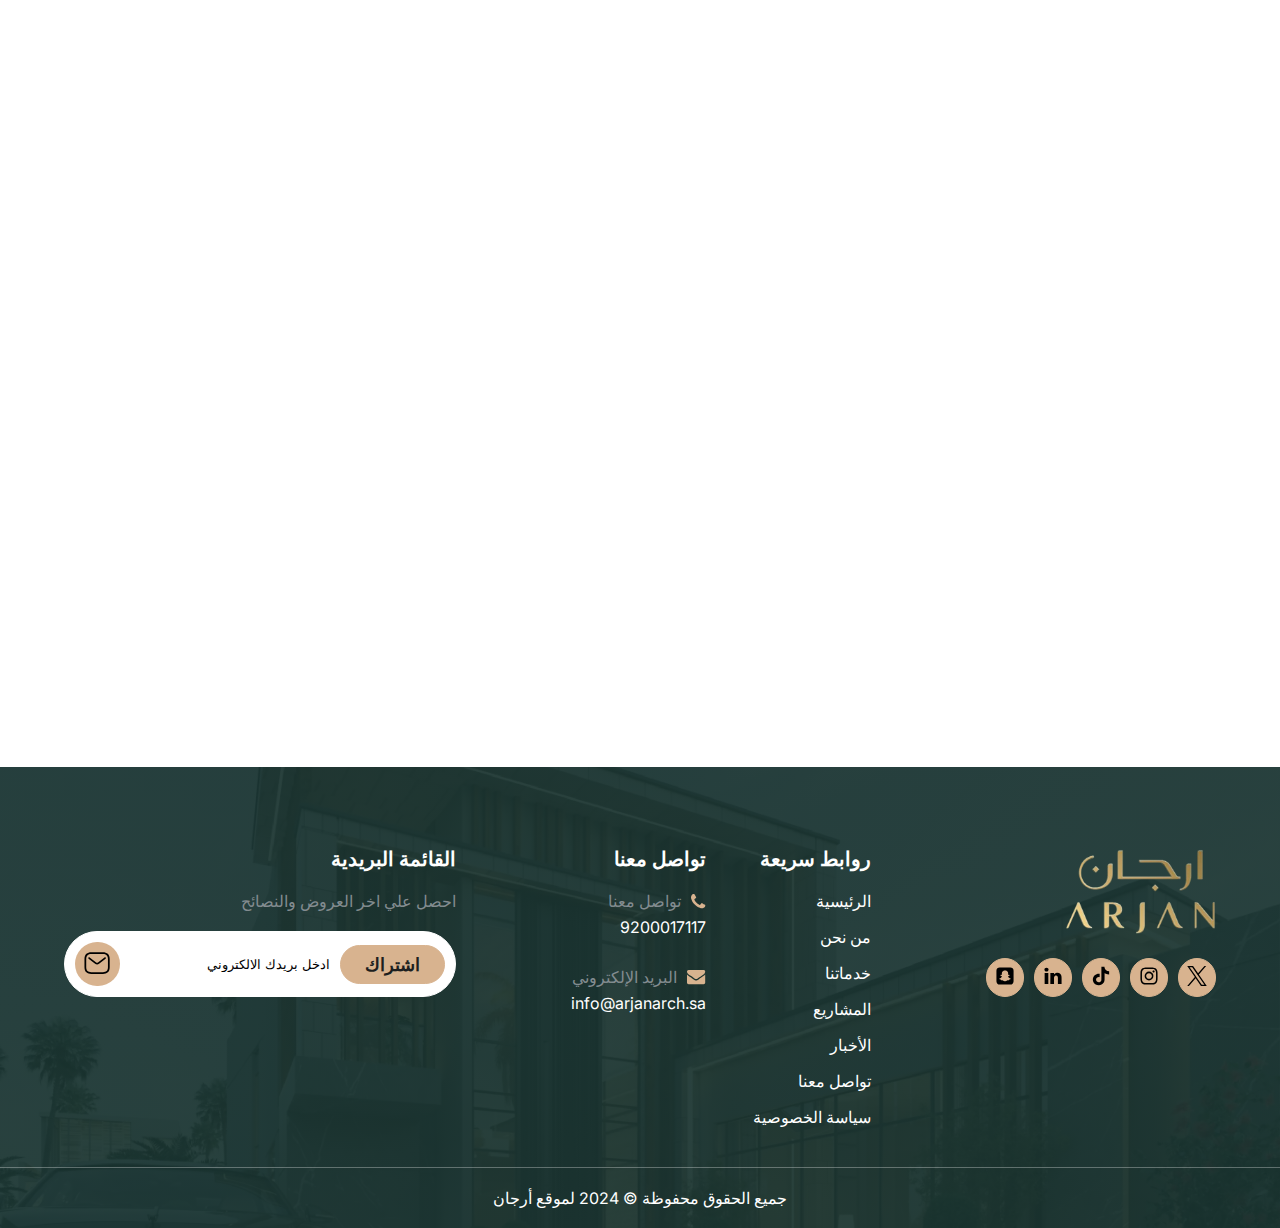
<file: news-blogs.html>
<!DOCTYPE html>
<html lang="ar" dir="rtl">

<head>
  <meta charset="UTF-8" />
  <meta name="viewport" content="width=device-width, initial-scale=1.0" />
  <link rel="stylesheet" href="assets/css/header.css" />
  <link rel="stylesheet" href="assets/css/footer.css" />
  <link rel="stylesheet" href="assets/css/style.css" />
  <link rel="stylesheet" href="assets/css/blogs.css" />
  <link rel="stylesheet" href="assets/css/responsive.css" />
  <title>ARJAN - News & Blogs</title>
</head>

<body>
  <!-- section header start here -->
  <header class="header-main">
    <div class="container">
      <div class="header-inner-box">
        <!-- logo -->
        <a href="/">
          <img src="assets/img/header-logo.png" alt="Logo" />
        </a>

        <!-- Nav code -->
        <div class="navigation">
          <!-- navbar -->
          <ul class="navbar">
            <li><a href="#">الرئيسية</a></li>
            <li><a href="">من نحن</a></li>
            <li><a href="">خدماتنا</a></li>
            <li><a href="">المشاريع</a></li>
            <li><a href="">الأخبار</a></li>
            <li><a href="">تواصل معنا</a></li>
            <li><a href="">سياسة الخصوصية</a></li>
          </ul>

          <!-- button -->
          <input type="button" class="btn-skin" value="سجل اهتمامك" />
        </div>

        <!-- hamburger -->
        <label class="hamburger" for="burger">
          <input class="checkbox" type="checkbox" id="burger" />
          <svg fill="none" viewBox="0 0 50 50" height="50" width="50">
            <path class="lineTop line" stroke-linecap="round" stroke-width="4" stroke="black" d="M6 11L44 11"></path>
            <path stroke-linecap="round" stroke-width="4" stroke="black" d="M6 24H43" class="lineMid line"></path>
            <path stroke-linecap="round" stroke-width="4" stroke="black" d="M6 37H43" class="lineBottom line"></path>
          </svg>
        </label>
      </div>
    </div>
  </header>
  <!-- section header end here -->

  <!-- body -->
  <section style="
        background-image: linear-gradient(#1933304d, #193330),
          url('assets/img/70a4619d236b240b79f161fd3fadfc5c95086f3c.webp');
      " class="hero-section">
    <div class="container">
      <div class="inner-hero-box">
        <h1 class="text-h1 white text-center">آخر الأخبار والمدونات</h1>
        <span class="text-para-hero white">اكتشف أحدث الأخبار والمقالات والرؤى التي نشاركها حول أعمالنا،
          مشاريعنا، واتجاهات السوق لمواكبة كل جديد.</span>
      </div>
    </div>
  </section>

  <section class="section-projects">
    <div class="container" data-blogs-section>
      <div class="content-projects">
        <div class="heading-container">
          <div class="heading">
            <span class="fakeBtn-gray">الاخبار</span>
            <h2 class="text-h2 black">الاخبار</h2>
          </div>

          <div data-role="tablist" class="tabs-container">
            <button data-role="tab" data-blogs-tab-btn data-active>
              <svg width="26" height="26" viewBox="0 0 26 26" fill="none" xmlns="http://www.w3.org/2000/svg">
                <mask id="mask0_179_376" style="mask-type: luminance" maskUnits="userSpaceOnUse" x="0" y="0" width="26"
                  height="26">
                  <path d="M25.1194 0H0V25.1194H25.1194V0Z" fill="white" />
                </mask>
                <g mask="url(#mask0_179_376)">
                  <path
                    d="M24.4225 0.719971H6.28075C5.89542 0.719971 5.5829 1.03248 5.5829 1.41782V22.3507C5.58035 23.1077 5.32916 23.8435 4.86768 24.4439H21.6317C23.5574 24.4419 25.1183 22.8811 25.1202 20.955V1.41782C25.1202 1.03248 24.8079 0.719971 24.4225 0.719971ZM20.2359 18.8616H10.4673C10.082 18.8616 9.76946 18.5494 9.76946 18.164C9.76946 17.7788 10.082 17.4663 10.4673 17.4663H20.2359C20.6212 17.4663 20.9337 17.7788 20.9337 18.164C20.9337 18.5494 20.6212 18.8616 20.2359 18.8616ZM20.2359 14.6751H10.4673C10.082 14.6751 9.76946 14.3629 9.76946 13.9775C9.76946 13.5922 10.082 13.2797 10.4673 13.2797H20.2359C20.6212 13.2797 20.9337 13.5922 20.9337 13.9775C20.9337 14.3629 20.6212 14.6751 20.2359 14.6751ZM20.2359 10.4885H10.4673C10.082 10.4885 9.76946 10.1763 9.76946 9.79096C9.76946 9.40563 10.082 9.09311 10.4673 9.09311H20.2359C20.6212 9.09311 20.9337 9.40563 20.9337 9.79096C20.9337 10.1763 20.6212 10.4885 20.2359 10.4885ZM20.2359 6.30198H10.4673C10.082 6.30198 9.76946 5.98973 9.76946 5.60439C9.76946 5.21905 10.082 4.90654 10.4673 4.90654H20.2359C20.6212 4.90654 20.9337 5.21905 20.9337 5.60439C20.9337 5.98973 20.6212 6.30198 20.2359 6.30198Z"
                    fill="#000000" />
                  <path
                    d="M3.48873 3.51123H0.697846C0.312511 3.51123 0 3.82348 0 4.20883V22.3507C0 23.5068 0.937278 24.4441 2.09329 24.4441C3.24929 24.4441 4.18657 23.5068 4.18657 22.3507V4.20883C4.18657 3.82348 3.87406 3.51123 3.48873 3.51123Z"
                    fill="#000000" />
                </g>
              </svg>
              قيد الإنشاء
            </button>
            <button data-role="tab" data-blogs-tab-btn>
              <svg width="26" height="26" viewBox="0 0 26 26" fill="none" xmlns="http://www.w3.org/2000/svg">
                <mask id="mask0_179_376" style="mask-type: luminance" maskUnits="userSpaceOnUse" x="0" y="0" width="26"
                  height="26">
                  <path d="M25.1194 0H0V25.1194H25.1194V0Z" fill="white" />
                </mask>
                <g mask="url(#mask0_179_376)">
                  <path
                    d="M24.4225 0.719971H6.28075C5.89542 0.719971 5.5829 1.03248 5.5829 1.41782V22.3507C5.58035 23.1077 5.32916 23.8435 4.86768 24.4439H21.6317C23.5574 24.4419 25.1183 22.8811 25.1202 20.955V1.41782C25.1202 1.03248 24.8079 0.719971 24.4225 0.719971ZM20.2359 18.8616H10.4673C10.082 18.8616 9.76946 18.5494 9.76946 18.164C9.76946 17.7788 10.082 17.4663 10.4673 17.4663H20.2359C20.6212 17.4663 20.9337 17.7788 20.9337 18.164C20.9337 18.5494 20.6212 18.8616 20.2359 18.8616ZM20.2359 14.6751H10.4673C10.082 14.6751 9.76946 14.3629 9.76946 13.9775C9.76946 13.5922 10.082 13.2797 10.4673 13.2797H20.2359C20.6212 13.2797 20.9337 13.5922 20.9337 13.9775C20.9337 14.3629 20.6212 14.6751 20.2359 14.6751ZM20.2359 10.4885H10.4673C10.082 10.4885 9.76946 10.1763 9.76946 9.79096C9.76946 9.40563 10.082 9.09311 10.4673 9.09311H20.2359C20.6212 9.09311 20.9337 9.40563 20.9337 9.79096C20.9337 10.1763 20.6212 10.4885 20.2359 10.4885ZM20.2359 6.30198H10.4673C10.082 6.30198 9.76946 5.98973 9.76946 5.60439C9.76946 5.21905 10.082 4.90654 10.4673 4.90654H20.2359C20.6212 4.90654 20.9337 5.21905 20.9337 5.60439C20.9337 5.98973 20.6212 6.30198 20.2359 6.30198Z"
                    fill="#000000" />
                  <path
                    d="M3.48873 3.51123H0.697846C0.312511 3.51123 0 3.82348 0 4.20883V22.3507C0 23.5068 0.937278 24.4441 2.09329 24.4441C3.24929 24.4441 4.18657 23.5068 4.18657 22.3507V4.20883C4.18657 3.82348 3.87406 3.51123 3.48873 3.51123Z"
                    fill="#000000" />
                </g>
              </svg>
              الكل
            </button>
            <button data-role="tab" data-blogs-tab-btn>
              <svg width="26" height="26" viewBox="0 0 26 26" fill="none" xmlns="http://www.w3.org/2000/svg">
                <path
                  d="M11.7736 3.40088V15.4373H6.27868C4.96015 15.4373 3.69562 14.9135 2.76326 13.9811C1.83091 13.0488 1.30713 11.7843 1.30713 10.4657V8.37243C1.30713 7.05389 1.83091 5.78936 2.76326 4.85702C3.69562 3.92466 4.96015 3.40088 6.27868 3.40088H11.7736Z"
                  fill="#000000" />
                <path
                  d="M23.0473 1.01233C22.8119 0.84293 22.5396 0.731909 22.2528 0.688419C21.9659 0.644926 21.6729 0.670211 21.3979 0.762185L12.8154 3.62057V15.2195L21.3979 18.0779C21.5845 18.1407 21.7799 18.1724 21.9767 18.1721C22.2173 18.1723 22.4556 18.1252 22.6779 18.0334C22.9002 17.9414 23.1022 17.8066 23.2725 17.6366C23.4426 17.4666 23.5777 17.2647 23.6698 17.0425C23.762 16.8203 23.8093 16.582 23.8093 16.3415V2.49857C23.8092 2.20819 23.7401 1.92201 23.6075 1.6636C23.4751 1.40521 23.2831 1.18198 23.0473 1.01233Z"
                  fill="#000000" />
                <path
                  d="M12.9767 22.5344C12.5926 23.0255 12.0782 23.3987 11.4922 23.6116C10.9062 23.8246 10.2722 23.8686 9.6624 23.7388C9.05258 23.6089 8.49151 23.3106 8.04307 22.8774C7.59464 22.4443 7.27687 21.8938 7.126 21.2888L5.92236 16.4639C6.04014 16.4813 6.15922 16.4883 6.27822 16.4848H12.7779L13.5733 19.677C13.6976 20.1674 13.7085 20.6795 13.6051 21.1747C13.5017 21.6697 13.2868 22.1348 12.9767 22.5344Z"
                  fill="#000000" />
              </svg>
              المتاح
            </button>
          </div>
        </div>

        <div class="navigation-tabs">
          <div class="panels-wrapper">
            <div data-role="panel" data-blogs-tab data-active>
              <div class="panel-grid">
                <!-- single card -->
                <div class="card-item">
                  <img src="assets/img/d5da13c428436e59e7bbc47ff85435a0d9957050.webp" alt="img" />
                  <div class="card-details">
                    <div class="meta-info">
                      <svg width="21" height="20" viewBox="0 0 21 20" fill="none" xmlns="http://www.w3.org/2000/svg">
                        <path
                          d="M20.0489 0H5.15611C4.83979 0 4.58323 0.256545 4.58323 0.572875V17.7571C4.58114 18.3785 4.37493 18.9825 3.99609 19.4754H17.758C19.3388 19.4738 20.6201 18.1925 20.6218 16.6113V0.572875C20.6218 0.256545 20.3653 0 20.0489 0ZM16.6122 14.8928H8.59293C8.27661 14.8928 8.02005 14.6365 8.02005 14.3201C8.02005 14.0038 8.27661 13.7473 8.59293 13.7473H16.6122C16.9284 13.7473 17.185 14.0038 17.185 14.3201C17.185 14.6365 16.9284 14.8928 16.6122 14.8928ZM16.6122 11.456H8.59293C8.27661 11.456 8.02005 11.1997 8.02005 10.8834C8.02005 10.567 8.27661 10.3105 8.59293 10.3105H16.6122C16.9284 10.3105 17.185 10.567 17.185 10.8834C17.185 11.1997 16.9284 11.456 16.6122 11.456ZM16.6122 8.01919H8.59293C8.27661 8.01919 8.02005 7.76286 8.02005 7.44653C8.02005 7.1302 8.27661 6.87365 8.59293 6.87365H16.6122C16.9284 6.87365 17.185 7.1302 17.185 7.44653C17.185 7.76286 16.9284 8.01919 16.6122 8.01919ZM16.6122 4.58237H8.59293C8.27661 4.58237 8.02005 4.32603 8.02005 4.00971C8.02005 3.69337 8.27661 3.43683 8.59293 3.43683H16.6122C16.9284 3.43683 17.185 3.69337 17.185 4.00971C17.185 4.32603 16.9284 4.58237 16.6122 4.58237Z"
                          fill="black" />
                        <path
                          d="M2.86396 2.2915H0.572874C0.256545 2.2915 0 2.54784 0 2.86418V17.7572C0 18.7062 0.769427 19.4756 1.71842 19.4756C2.6674 19.4756 3.43682 18.7062 3.43682 17.7572V2.86418C3.43682 2.54784 3.18028 2.2915 2.86396 2.2915Z"
                          fill="black" />
                      </svg>
                      <div>
                        <span class="text-para gray">2024, 1 ديسمبر</span>
                        <span class="text-para gray">|</span>
                        <span class="text-para gray">بواسطة: أرجان</span>
                      </div>
                    </div>
                    <h5 class="text-h5 black">
                      وقعت شركة أرجان اتفاقية مع بلوم إنفست
                    </h5>
                    <input type="button" value="عرض المزيد ←" class="btn-skin" />
                  </div>
                </div>
                <!-- single card -->

                <!-- single card -->
                <div class="card-item">
                  <img src="assets/img/afbdfc600cf2003edbfaa130e237f0f47e0110ff.webp" alt="img" />
                  <div class="card-details">
                    <div class="meta-info">
                      <svg width="21" height="20" viewBox="0 0 21 20" fill="none" xmlns="http://www.w3.org/2000/svg">
                        <path
                          d="M20.0489 0H5.15611C4.83979 0 4.58323 0.256545 4.58323 0.572875V17.7571C4.58114 18.3785 4.37493 18.9825 3.99609 19.4754H17.758C19.3388 19.4738 20.6201 18.1925 20.6218 16.6113V0.572875C20.6218 0.256545 20.3653 0 20.0489 0ZM16.6122 14.8928H8.59293C8.27661 14.8928 8.02005 14.6365 8.02005 14.3201C8.02005 14.0038 8.27661 13.7473 8.59293 13.7473H16.6122C16.9284 13.7473 17.185 14.0038 17.185 14.3201C17.185 14.6365 16.9284 14.8928 16.6122 14.8928ZM16.6122 11.456H8.59293C8.27661 11.456 8.02005 11.1997 8.02005 10.8834C8.02005 10.567 8.27661 10.3105 8.59293 10.3105H16.6122C16.9284 10.3105 17.185 10.567 17.185 10.8834C17.185 11.1997 16.9284 11.456 16.6122 11.456ZM16.6122 8.01919H8.59293C8.27661 8.01919 8.02005 7.76286 8.02005 7.44653C8.02005 7.1302 8.27661 6.87365 8.59293 6.87365H16.6122C16.9284 6.87365 17.185 7.1302 17.185 7.44653C17.185 7.76286 16.9284 8.01919 16.6122 8.01919ZM16.6122 4.58237H8.59293C8.27661 4.58237 8.02005 4.32603 8.02005 4.00971C8.02005 3.69337 8.27661 3.43683 8.59293 3.43683H16.6122C16.9284 3.43683 17.185 3.69337 17.185 4.00971C17.185 4.32603 16.9284 4.58237 16.6122 4.58237Z"
                          fill="black" />
                        <path
                          d="M2.86396 2.2915H0.572874C0.256545 2.2915 0 2.54784 0 2.86418V17.7572C0 18.7062 0.769427 19.4756 1.71842 19.4756C2.6674 19.4756 3.43682 18.7062 3.43682 17.7572V2.86418C3.43682 2.54784 3.18028 2.2915 2.86396 2.2915Z"
                          fill="black" />
                      </svg>
                      <div>
                        <span class="text-para gray">2024, 1 ديسمبر</span>
                        <span class="text-para gray">|</span>
                        <span class="text-para gray">بواسطة: أرجان</span>
                      </div>
                    </div>
                    <h5 class="text-h5 black">
                      وقعت شركة أرجان اتفاقية مع بلوم إنفست
                    </h5>
                    <input type="button" value="عرض المزيد ←" class="btn-skin" />
                  </div>
                </div>
                <!-- single card -->

                <!-- single card -->
                <div class="card-item">
                  <img src="assets/img/70a4619d236b240b79f161fd3fadfc5c95086f3c.webp" alt="img" />
                  <div class="card-details">
                    <div class="meta-info">
                      <svg width="21" height="20" viewBox="0 0 21 20" fill="none" xmlns="http://www.w3.org/2000/svg">
                        <path
                          d="M20.0489 0H5.15611C4.83979 0 4.58323 0.256545 4.58323 0.572875V17.7571C4.58114 18.3785 4.37493 18.9825 3.99609 19.4754H17.758C19.3388 19.4738 20.6201 18.1925 20.6218 16.6113V0.572875C20.6218 0.256545 20.3653 0 20.0489 0ZM16.6122 14.8928H8.59293C8.27661 14.8928 8.02005 14.6365 8.02005 14.3201C8.02005 14.0038 8.27661 13.7473 8.59293 13.7473H16.6122C16.9284 13.7473 17.185 14.0038 17.185 14.3201C17.185 14.6365 16.9284 14.8928 16.6122 14.8928ZM16.6122 11.456H8.59293C8.27661 11.456 8.02005 11.1997 8.02005 10.8834C8.02005 10.567 8.27661 10.3105 8.59293 10.3105H16.6122C16.9284 10.3105 17.185 10.567 17.185 10.8834C17.185 11.1997 16.9284 11.456 16.6122 11.456ZM16.6122 8.01919H8.59293C8.27661 8.01919 8.02005 7.76286 8.02005 7.44653C8.02005 7.1302 8.27661 6.87365 8.59293 6.87365H16.6122C16.9284 6.87365 17.185 7.1302 17.185 7.44653C17.185 7.76286 16.9284 8.01919 16.6122 8.01919ZM16.6122 4.58237H8.59293C8.27661 4.58237 8.02005 4.32603 8.02005 4.00971C8.02005 3.69337 8.27661 3.43683 8.59293 3.43683H16.6122C16.9284 3.43683 17.185 3.69337 17.185 4.00971C17.185 4.32603 16.9284 4.58237 16.6122 4.58237Z"
                          fill="black" />
                        <path
                          d="M2.86396 2.2915H0.572874C0.256545 2.2915 0 2.54784 0 2.86418V17.7572C0 18.7062 0.769427 19.4756 1.71842 19.4756C2.6674 19.4756 3.43682 18.7062 3.43682 17.7572V2.86418C3.43682 2.54784 3.18028 2.2915 2.86396 2.2915Z"
                          fill="black" />
                      </svg>
                      <div>
                        <span class="text-para gray">2024, 1 ديسمبر</span>
                        <span class="text-para gray">|</span>
                        <span class="text-para gray">بواسطة: أرجان</span>
                      </div>
                    </div>
                    <h5 class="text-h5 black">
                      وقعت شركة أرجان اتفاقية مع بلوم إنفست
                    </h5>
                    <input type="button" value="عرض المزيد ←" class="btn-skin" />
                  </div>
                </div>
                <!-- single card -->

                <!-- single card -->
                <div class="card-item">
                  <img src="assets/img/a61cf8559f5401d7aff95b785e973a4a8f10f349.webp" alt="img" />
                  <div class="card-details">
                    <div class="meta-info">
                      <svg width="21" height="20" viewBox="0 0 21 20" fill="none" xmlns="http://www.w3.org/2000/svg">
                        <path
                          d="M20.0489 0H5.15611C4.83979 0 4.58323 0.256545 4.58323 0.572875V17.7571C4.58114 18.3785 4.37493 18.9825 3.99609 19.4754H17.758C19.3388 19.4738 20.6201 18.1925 20.6218 16.6113V0.572875C20.6218 0.256545 20.3653 0 20.0489 0ZM16.6122 14.8928H8.59293C8.27661 14.8928 8.02005 14.6365 8.02005 14.3201C8.02005 14.0038 8.27661 13.7473 8.59293 13.7473H16.6122C16.9284 13.7473 17.185 14.0038 17.185 14.3201C17.185 14.6365 16.9284 14.8928 16.6122 14.8928ZM16.6122 11.456H8.59293C8.27661 11.456 8.02005 11.1997 8.02005 10.8834C8.02005 10.567 8.27661 10.3105 8.59293 10.3105H16.6122C16.9284 10.3105 17.185 10.567 17.185 10.8834C17.185 11.1997 16.9284 11.456 16.6122 11.456ZM16.6122 8.01919H8.59293C8.27661 8.01919 8.02005 7.76286 8.02005 7.44653C8.02005 7.1302 8.27661 6.87365 8.59293 6.87365H16.6122C16.9284 6.87365 17.185 7.1302 17.185 7.44653C17.185 7.76286 16.9284 8.01919 16.6122 8.01919ZM16.6122 4.58237H8.59293C8.27661 4.58237 8.02005 4.32603 8.02005 4.00971C8.02005 3.69337 8.27661 3.43683 8.59293 3.43683H16.6122C16.9284 3.43683 17.185 3.69337 17.185 4.00971C17.185 4.32603 16.9284 4.58237 16.6122 4.58237Z"
                          fill="black" />
                        <path
                          d="M2.86396 2.2915H0.572874C0.256545 2.2915 0 2.54784 0 2.86418V17.7572C0 18.7062 0.769427 19.4756 1.71842 19.4756C2.6674 19.4756 3.43682 18.7062 3.43682 17.7572V2.86418C3.43682 2.54784 3.18028 2.2915 2.86396 2.2915Z"
                          fill="black" />
                      </svg>
                      <div>
                        <span class="text-para gray">2024, 1 ديسمبر</span>
                        <span class="text-para gray">|</span>
                        <span class="text-para gray">بواسطة: أرجان</span>
                      </div>
                    </div>
                    <h5 class="text-h5 black">
                      وقعت شركة أرجان اتفاقية مع بلوم إنفست
                    </h5>
                    <input type="button" value="عرض المزيد ←" class="btn-skin" />
                  </div>
                </div>
                <!-- single card -->

                <!-- single card -->
                <div class="card-item">
                  <img src="assets/img/76b5506151a676f2af446ac6ae3cc90046f791eb.webp" alt="img" />
                  <div class="card-details">
                    <div class="meta-info">
                      <svg width="21" height="20" viewBox="0 0 21 20" fill="none" xmlns="http://www.w3.org/2000/svg">
                        <path
                          d="M20.0489 0H5.15611C4.83979 0 4.58323 0.256545 4.58323 0.572875V17.7571C4.58114 18.3785 4.37493 18.9825 3.99609 19.4754H17.758C19.3388 19.4738 20.6201 18.1925 20.6218 16.6113V0.572875C20.6218 0.256545 20.3653 0 20.0489 0ZM16.6122 14.8928H8.59293C8.27661 14.8928 8.02005 14.6365 8.02005 14.3201C8.02005 14.0038 8.27661 13.7473 8.59293 13.7473H16.6122C16.9284 13.7473 17.185 14.0038 17.185 14.3201C17.185 14.6365 16.9284 14.8928 16.6122 14.8928ZM16.6122 11.456H8.59293C8.27661 11.456 8.02005 11.1997 8.02005 10.8834C8.02005 10.567 8.27661 10.3105 8.59293 10.3105H16.6122C16.9284 10.3105 17.185 10.567 17.185 10.8834C17.185 11.1997 16.9284 11.456 16.6122 11.456ZM16.6122 8.01919H8.59293C8.27661 8.01919 8.02005 7.76286 8.02005 7.44653C8.02005 7.1302 8.27661 6.87365 8.59293 6.87365H16.6122C16.9284 6.87365 17.185 7.1302 17.185 7.44653C17.185 7.76286 16.9284 8.01919 16.6122 8.01919ZM16.6122 4.58237H8.59293C8.27661 4.58237 8.02005 4.32603 8.02005 4.00971C8.02005 3.69337 8.27661 3.43683 8.59293 3.43683H16.6122C16.9284 3.43683 17.185 3.69337 17.185 4.00971C17.185 4.32603 16.9284 4.58237 16.6122 4.58237Z"
                          fill="black" />
                        <path
                          d="M2.86396 2.2915H0.572874C0.256545 2.2915 0 2.54784 0 2.86418V17.7572C0 18.7062 0.769427 19.4756 1.71842 19.4756C2.6674 19.4756 3.43682 18.7062 3.43682 17.7572V2.86418C3.43682 2.54784 3.18028 2.2915 2.86396 2.2915Z"
                          fill="black" />
                      </svg>
                      <div>
                        <span class="text-para gray">2024, 1 ديسمبر</span>
                        <span class="text-para gray">|</span>
                        <span class="text-para gray">بواسطة: أرجان</span>
                      </div>
                    </div>
                    <h5 class="text-h5 black">
                      وقعت شركة أرجان اتفاقية مع بلوم إنفست
                    </h5>
                    <input type="button" value="عرض المزيد ←" class="btn-skin" />
                  </div>
                </div>
                <!-- single card -->

                <!-- single card -->
                <div class="card-item">
                  <img src="assets/img/1342e8adeb5d1224fb74f13018beafcb4f3dc66c.webp" alt="img" />
                  <div class="card-details">
                    <div class="meta-info">
                      <svg width="21" height="20" viewBox="0 0 21 20" fill="none" xmlns="http://www.w3.org/2000/svg">
                        <path
                          d="M20.0489 0H5.15611C4.83979 0 4.58323 0.256545 4.58323 0.572875V17.7571C4.58114 18.3785 4.37493 18.9825 3.99609 19.4754H17.758C19.3388 19.4738 20.6201 18.1925 20.6218 16.6113V0.572875C20.6218 0.256545 20.3653 0 20.0489 0ZM16.6122 14.8928H8.59293C8.27661 14.8928 8.02005 14.6365 8.02005 14.3201C8.02005 14.0038 8.27661 13.7473 8.59293 13.7473H16.6122C16.9284 13.7473 17.185 14.0038 17.185 14.3201C17.185 14.6365 16.9284 14.8928 16.6122 14.8928ZM16.6122 11.456H8.59293C8.27661 11.456 8.02005 11.1997 8.02005 10.8834C8.02005 10.567 8.27661 10.3105 8.59293 10.3105H16.6122C16.9284 10.3105 17.185 10.567 17.185 10.8834C17.185 11.1997 16.9284 11.456 16.6122 11.456ZM16.6122 8.01919H8.59293C8.27661 8.01919 8.02005 7.76286 8.02005 7.44653C8.02005 7.1302 8.27661 6.87365 8.59293 6.87365H16.6122C16.9284 6.87365 17.185 7.1302 17.185 7.44653C17.185 7.76286 16.9284 8.01919 16.6122 8.01919ZM16.6122 4.58237H8.59293C8.27661 4.58237 8.02005 4.32603 8.02005 4.00971C8.02005 3.69337 8.27661 3.43683 8.59293 3.43683H16.6122C16.9284 3.43683 17.185 3.69337 17.185 4.00971C17.185 4.32603 16.9284 4.58237 16.6122 4.58237Z"
                          fill="black" />
                        <path
                          d="M2.86396 2.2915H0.572874C0.256545 2.2915 0 2.54784 0 2.86418V17.7572C0 18.7062 0.769427 19.4756 1.71842 19.4756C2.6674 19.4756 3.43682 18.7062 3.43682 17.7572V2.86418C3.43682 2.54784 3.18028 2.2915 2.86396 2.2915Z"
                          fill="black" />
                      </svg>
                      <div>
                        <span class="text-para gray">2024, 1 ديسمبر</span>
                        <span class="text-para gray">|</span>
                        <span class="text-para gray">بواسطة: أرجان</span>
                      </div>
                    </div>
                    <h5 class="text-h5 black">
                      وقعت شركة أرجان اتفاقية مع بلوم إنفست
                    </h5>
                    <input type="button" value="عرض المزيد ←" class="btn-skin" />
                  </div>
                </div>
                <!-- single card -->

                <!-- single card -->
                <div class="card-item">
                  <img src="assets/img/d5da13c428436e59e7bbc47ff85435a0d9957050.webp" alt="img" />
                  <div class="card-details">
                    <div class="meta-info">
                      <svg width="21" height="20" viewBox="0 0 21 20" fill="none" xmlns="http://www.w3.org/2000/svg">
                        <path
                          d="M20.0489 0H5.15611C4.83979 0 4.58323 0.256545 4.58323 0.572875V17.7571C4.58114 18.3785 4.37493 18.9825 3.99609 19.4754H17.758C19.3388 19.4738 20.6201 18.1925 20.6218 16.6113V0.572875C20.6218 0.256545 20.3653 0 20.0489 0ZM16.6122 14.8928H8.59293C8.27661 14.8928 8.02005 14.6365 8.02005 14.3201C8.02005 14.0038 8.27661 13.7473 8.59293 13.7473H16.6122C16.9284 13.7473 17.185 14.0038 17.185 14.3201C17.185 14.6365 16.9284 14.8928 16.6122 14.8928ZM16.6122 11.456H8.59293C8.27661 11.456 8.02005 11.1997 8.02005 10.8834C8.02005 10.567 8.27661 10.3105 8.59293 10.3105H16.6122C16.9284 10.3105 17.185 10.567 17.185 10.8834C17.185 11.1997 16.9284 11.456 16.6122 11.456ZM16.6122 8.01919H8.59293C8.27661 8.01919 8.02005 7.76286 8.02005 7.44653C8.02005 7.1302 8.27661 6.87365 8.59293 6.87365H16.6122C16.9284 6.87365 17.185 7.1302 17.185 7.44653C17.185 7.76286 16.9284 8.01919 16.6122 8.01919ZM16.6122 4.58237H8.59293C8.27661 4.58237 8.02005 4.32603 8.02005 4.00971C8.02005 3.69337 8.27661 3.43683 8.59293 3.43683H16.6122C16.9284 3.43683 17.185 3.69337 17.185 4.00971C17.185 4.32603 16.9284 4.58237 16.6122 4.58237Z"
                          fill="black" />
                        <path
                          d="M2.86396 2.2915H0.572874C0.256545 2.2915 0 2.54784 0 2.86418V17.7572C0 18.7062 0.769427 19.4756 1.71842 19.4756C2.6674 19.4756 3.43682 18.7062 3.43682 17.7572V2.86418C3.43682 2.54784 3.18028 2.2915 2.86396 2.2915Z"
                          fill="black" />
                      </svg>
                      <div>
                        <span class="text-para gray">2024, 1 ديسمبر</span>
                        <span class="text-para gray">|</span>
                        <span class="text-para gray">بواسطة: أرجان</span>
                      </div>
                    </div>
                    <h5 class="text-h5 black">
                      وقعت شركة أرجان اتفاقية مع بلوم إنفست
                    </h5>
                    <input type="button" value="عرض المزيد ←" class="btn-skin" />
                  </div>
                </div>
                <!-- single card -->

                <!-- single card -->
                <div class="card-item">
                  <img src="assets/img/0859aed5c4327d09d34416e1b622edc5e299b028.webp" alt="img" />
                  <div class="card-details">
                    <div class="meta-info">
                      <svg width="21" height="20" viewBox="0 0 21 20" fill="none" xmlns="http://www.w3.org/2000/svg">
                        <path
                          d="M20.0489 0H5.15611C4.83979 0 4.58323 0.256545 4.58323 0.572875V17.7571C4.58114 18.3785 4.37493 18.9825 3.99609 19.4754H17.758C19.3388 19.4738 20.6201 18.1925 20.6218 16.6113V0.572875C20.6218 0.256545 20.3653 0 20.0489 0ZM16.6122 14.8928H8.59293C8.27661 14.8928 8.02005 14.6365 8.02005 14.3201C8.02005 14.0038 8.27661 13.7473 8.59293 13.7473H16.6122C16.9284 13.7473 17.185 14.0038 17.185 14.3201C17.185 14.6365 16.9284 14.8928 16.6122 14.8928ZM16.6122 11.456H8.59293C8.27661 11.456 8.02005 11.1997 8.02005 10.8834C8.02005 10.567 8.27661 10.3105 8.59293 10.3105H16.6122C16.9284 10.3105 17.185 10.567 17.185 10.8834C17.185 11.1997 16.9284 11.456 16.6122 11.456ZM16.6122 8.01919H8.59293C8.27661 8.01919 8.02005 7.76286 8.02005 7.44653C8.02005 7.1302 8.27661 6.87365 8.59293 6.87365H16.6122C16.9284 6.87365 17.185 7.1302 17.185 7.44653C17.185 7.76286 16.9284 8.01919 16.6122 8.01919ZM16.6122 4.58237H8.59293C8.27661 4.58237 8.02005 4.32603 8.02005 4.00971C8.02005 3.69337 8.27661 3.43683 8.59293 3.43683H16.6122C16.9284 3.43683 17.185 3.69337 17.185 4.00971C17.185 4.32603 16.9284 4.58237 16.6122 4.58237Z"
                          fill="black" />
                        <path
                          d="M2.86396 2.2915H0.572874C0.256545 2.2915 0 2.54784 0 2.86418V17.7572C0 18.7062 0.769427 19.4756 1.71842 19.4756C2.6674 19.4756 3.43682 18.7062 3.43682 17.7572V2.86418C3.43682 2.54784 3.18028 2.2915 2.86396 2.2915Z"
                          fill="black" />
                      </svg>
                      <div>
                        <span class="text-para gray">2024, 1 ديسمبر</span>
                        <span class="text-para gray">|</span>
                        <span class="text-para gray">بواسطة: أرجان</span>
                      </div>
                    </div>
                    <h5 class="text-h5 black">
                      وقعت شركة أرجان اتفاقية مع بلوم إنفست
                    </h5>
                    <input type="button" value="عرض المزيد ←" class="btn-skin" />
                  </div>
                </div>
                <!-- single card -->

                <!-- single card -->
                <div class="card-item">
                  <img src="assets/img/648a885b659ff7f4908e1abffdf8d34dd43f8976.webp" alt="img" />
                  <div class="card-details">
                    <div class="meta-info">
                      <svg width="21" height="20" viewBox="0 0 21 20" fill="none" xmlns="http://www.w3.org/2000/svg">
                        <path
                          d="M20.0489 0H5.15611C4.83979 0 4.58323 0.256545 4.58323 0.572875V17.7571C4.58114 18.3785 4.37493 18.9825 3.99609 19.4754H17.758C19.3388 19.4738 20.6201 18.1925 20.6218 16.6113V0.572875C20.6218 0.256545 20.3653 0 20.0489 0ZM16.6122 14.8928H8.59293C8.27661 14.8928 8.02005 14.6365 8.02005 14.3201C8.02005 14.0038 8.27661 13.7473 8.59293 13.7473H16.6122C16.9284 13.7473 17.185 14.0038 17.185 14.3201C17.185 14.6365 16.9284 14.8928 16.6122 14.8928ZM16.6122 11.456H8.59293C8.27661 11.456 8.02005 11.1997 8.02005 10.8834C8.02005 10.567 8.27661 10.3105 8.59293 10.3105H16.6122C16.9284 10.3105 17.185 10.567 17.185 10.8834C17.185 11.1997 16.9284 11.456 16.6122 11.456ZM16.6122 8.01919H8.59293C8.27661 8.01919 8.02005 7.76286 8.02005 7.44653C8.02005 7.1302 8.27661 6.87365 8.59293 6.87365H16.6122C16.9284 6.87365 17.185 7.1302 17.185 7.44653C17.185 7.76286 16.9284 8.01919 16.6122 8.01919ZM16.6122 4.58237H8.59293C8.27661 4.58237 8.02005 4.32603 8.02005 4.00971C8.02005 3.69337 8.27661 3.43683 8.59293 3.43683H16.6122C16.9284 3.43683 17.185 3.69337 17.185 4.00971C17.185 4.32603 16.9284 4.58237 16.6122 4.58237Z"
                          fill="black" />
                        <path
                          d="M2.86396 2.2915H0.572874C0.256545 2.2915 0 2.54784 0 2.86418V17.7572C0 18.7062 0.769427 19.4756 1.71842 19.4756C2.6674 19.4756 3.43682 18.7062 3.43682 17.7572V2.86418C3.43682 2.54784 3.18028 2.2915 2.86396 2.2915Z"
                          fill="black" />
                      </svg>
                      <div>
                        <span class="text-para gray">2024, 1 ديسمبر</span>
                        <span class="text-para gray">|</span>
                        <span class="text-para gray">بواسطة: أرجان</span>
                      </div>
                    </div>
                    <h5 class="text-h5 black">
                      وقعت شركة أرجان اتفاقية مع بلوم إنفست
                    </h5>
                    <input type="button" value="عرض المزيد ←" class="btn-skin" />
                  </div>
                </div>
                <!-- single card -->

                <!-- single card -->
                <div class="card-item">
                  <img src="assets/img/5e6ee1d91a3b4b362758e049f914fb2f01c9ccd9.webp" alt="img" />
                  <div class="card-details">
                    <div class="meta-info">
                      <svg width="21" height="20" viewBox="0 0 21 20" fill="none" xmlns="http://www.w3.org/2000/svg">
                        <path
                          d="M20.0489 0H5.15611C4.83979 0 4.58323 0.256545 4.58323 0.572875V17.7571C4.58114 18.3785 4.37493 18.9825 3.99609 19.4754H17.758C19.3388 19.4738 20.6201 18.1925 20.6218 16.6113V0.572875C20.6218 0.256545 20.3653 0 20.0489 0ZM16.6122 14.8928H8.59293C8.27661 14.8928 8.02005 14.6365 8.02005 14.3201C8.02005 14.0038 8.27661 13.7473 8.59293 13.7473H16.6122C16.9284 13.7473 17.185 14.0038 17.185 14.3201C17.185 14.6365 16.9284 14.8928 16.6122 14.8928ZM16.6122 11.456H8.59293C8.27661 11.456 8.02005 11.1997 8.02005 10.8834C8.02005 10.567 8.27661 10.3105 8.59293 10.3105H16.6122C16.9284 10.3105 17.185 10.567 17.185 10.8834C17.185 11.1997 16.9284 11.456 16.6122 11.456ZM16.6122 8.01919H8.59293C8.27661 8.01919 8.02005 7.76286 8.02005 7.44653C8.02005 7.1302 8.27661 6.87365 8.59293 6.87365H16.6122C16.9284 6.87365 17.185 7.1302 17.185 7.44653C17.185 7.76286 16.9284 8.01919 16.6122 8.01919ZM16.6122 4.58237H8.59293C8.27661 4.58237 8.02005 4.32603 8.02005 4.00971C8.02005 3.69337 8.27661 3.43683 8.59293 3.43683H16.6122C16.9284 3.43683 17.185 3.69337 17.185 4.00971C17.185 4.32603 16.9284 4.58237 16.6122 4.58237Z"
                          fill="black" />
                        <path
                          d="M2.86396 2.2915H0.572874C0.256545 2.2915 0 2.54784 0 2.86418V17.7572C0 18.7062 0.769427 19.4756 1.71842 19.4756C2.6674 19.4756 3.43682 18.7062 3.43682 17.7572V2.86418C3.43682 2.54784 3.18028 2.2915 2.86396 2.2915Z"
                          fill="black" />
                      </svg>
                      <div>
                        <span class="text-para gray">2024, 1 ديسمبر</span>
                        <span class="text-para gray">|</span>
                        <span class="text-para gray">بواسطة: أرجان</span>
                      </div>
                    </div>
                    <h5 class="text-h5 black">
                      وقعت شركة أرجان اتفاقية مع بلوم إنفست
                    </h5>
                    <input type="button" value="عرض المزيد ←" class="btn-skin" />
                  </div>
                </div>
                <!-- single card -->
              </div>
            </div>
            <div data-role="panel" data-blogs-tab style="display: none;">
              <div class="panel-grid">
                <!-- single card -->
                <div class="card-item">
                  <img src="assets/img/d5da13c428436e59e7bbc47ff85435a0d9957050.webp" alt="img" />
                  <div class="card-details">
                    <div class="meta-info">
                      <svg width="21" height="20" viewBox="0 0 21 20" fill="none" xmlns="http://www.w3.org/2000/svg">
                        <path
                          d="M20.0489 0H5.15611C4.83979 0 4.58323 0.256545 4.58323 0.572875V17.7571C4.58114 18.3785 4.37493 18.9825 3.99609 19.4754H17.758C19.3388 19.4738 20.6201 18.1925 20.6218 16.6113V0.572875C20.6218 0.256545 20.3653 0 20.0489 0ZM16.6122 14.8928H8.59293C8.27661 14.8928 8.02005 14.6365 8.02005 14.3201C8.02005 14.0038 8.27661 13.7473 8.59293 13.7473H16.6122C16.9284 13.7473 17.185 14.0038 17.185 14.3201C17.185 14.6365 16.9284 14.8928 16.6122 14.8928ZM16.6122 11.456H8.59293C8.27661 11.456 8.02005 11.1997 8.02005 10.8834C8.02005 10.567 8.27661 10.3105 8.59293 10.3105H16.6122C16.9284 10.3105 17.185 10.567 17.185 10.8834C17.185 11.1997 16.9284 11.456 16.6122 11.456ZM16.6122 8.01919H8.59293C8.27661 8.01919 8.02005 7.76286 8.02005 7.44653C8.02005 7.1302 8.27661 6.87365 8.59293 6.87365H16.6122C16.9284 6.87365 17.185 7.1302 17.185 7.44653C17.185 7.76286 16.9284 8.01919 16.6122 8.01919ZM16.6122 4.58237H8.59293C8.27661 4.58237 8.02005 4.32603 8.02005 4.00971C8.02005 3.69337 8.27661 3.43683 8.59293 3.43683H16.6122C16.9284 3.43683 17.185 3.69337 17.185 4.00971C17.185 4.32603 16.9284 4.58237 16.6122 4.58237Z"
                          fill="black" />
                        <path
                          d="M2.86396 2.2915H0.572874C0.256545 2.2915 0 2.54784 0 2.86418V17.7572C0 18.7062 0.769427 19.4756 1.71842 19.4756C2.6674 19.4756 3.43682 18.7062 3.43682 17.7572V2.86418C3.43682 2.54784 3.18028 2.2915 2.86396 2.2915Z"
                          fill="black" />
                      </svg>
                      <div>
                        <span class="text-para gray">2024, 1 ديسمبر</span>
                        <span class="text-para gray">|</span>
                        <span class="text-para gray">بواسطة: أرجان</span>
                      </div>
                    </div>
                    <h5 class="text-h5 black">
                      وقعت شركة أرجان اتفاقية مع بلوم إنفست
                    </h5>
                    <input type="button" value="عرض المزيد ←" class="btn-skin" />
                  </div>
                </div>
                <!-- single card -->

                <!-- single card -->
                <div class="card-item">
                  <img src="assets/img/afbdfc600cf2003edbfaa130e237f0f47e0110ff.webp" alt="img" />
                  <div class="card-details">
                    <div class="meta-info">
                      <svg width="21" height="20" viewBox="0 0 21 20" fill="none" xmlns="http://www.w3.org/2000/svg">
                        <path
                          d="M20.0489 0H5.15611C4.83979 0 4.58323 0.256545 4.58323 0.572875V17.7571C4.58114 18.3785 4.37493 18.9825 3.99609 19.4754H17.758C19.3388 19.4738 20.6201 18.1925 20.6218 16.6113V0.572875C20.6218 0.256545 20.3653 0 20.0489 0ZM16.6122 14.8928H8.59293C8.27661 14.8928 8.02005 14.6365 8.02005 14.3201C8.02005 14.0038 8.27661 13.7473 8.59293 13.7473H16.6122C16.9284 13.7473 17.185 14.0038 17.185 14.3201C17.185 14.6365 16.9284 14.8928 16.6122 14.8928ZM16.6122 11.456H8.59293C8.27661 11.456 8.02005 11.1997 8.02005 10.8834C8.02005 10.567 8.27661 10.3105 8.59293 10.3105H16.6122C16.9284 10.3105 17.185 10.567 17.185 10.8834C17.185 11.1997 16.9284 11.456 16.6122 11.456ZM16.6122 8.01919H8.59293C8.27661 8.01919 8.02005 7.76286 8.02005 7.44653C8.02005 7.1302 8.27661 6.87365 8.59293 6.87365H16.6122C16.9284 6.87365 17.185 7.1302 17.185 7.44653C17.185 7.76286 16.9284 8.01919 16.6122 8.01919ZM16.6122 4.58237H8.59293C8.27661 4.58237 8.02005 4.32603 8.02005 4.00971C8.02005 3.69337 8.27661 3.43683 8.59293 3.43683H16.6122C16.9284 3.43683 17.185 3.69337 17.185 4.00971C17.185 4.32603 16.9284 4.58237 16.6122 4.58237Z"
                          fill="black" />
                        <path
                          d="M2.86396 2.2915H0.572874C0.256545 2.2915 0 2.54784 0 2.86418V17.7572C0 18.7062 0.769427 19.4756 1.71842 19.4756C2.6674 19.4756 3.43682 18.7062 3.43682 17.7572V2.86418C3.43682 2.54784 3.18028 2.2915 2.86396 2.2915Z"
                          fill="black" />
                      </svg>
                      <div>
                        <span class="text-para gray">2024, 1 ديسمبر</span>
                        <span class="text-para gray">|</span>
                        <span class="text-para gray">بواسطة: أرجان</span>
                      </div>
                    </div>
                    <h5 class="text-h5 black">
                      وقعت شركة أرجان اتفاقية مع بلوم إنفست
                    </h5>
                    <input type="button" value="عرض المزيد ←" class="btn-skin" />
                  </div>
                </div>
                <!-- single card -->

                <!-- single card -->
                <div class="card-item">
                  <img src="assets/img/70a4619d236b240b79f161fd3fadfc5c95086f3c.webp" alt="img" />
                  <div class="card-details">
                    <div class="meta-info">
                      <svg width="21" height="20" viewBox="0 0 21 20" fill="none" xmlns="http://www.w3.org/2000/svg">
                        <path
                          d="M20.0489 0H5.15611C4.83979 0 4.58323 0.256545 4.58323 0.572875V17.7571C4.58114 18.3785 4.37493 18.9825 3.99609 19.4754H17.758C19.3388 19.4738 20.6201 18.1925 20.6218 16.6113V0.572875C20.6218 0.256545 20.3653 0 20.0489 0ZM16.6122 14.8928H8.59293C8.27661 14.8928 8.02005 14.6365 8.02005 14.3201C8.02005 14.0038 8.27661 13.7473 8.59293 13.7473H16.6122C16.9284 13.7473 17.185 14.0038 17.185 14.3201C17.185 14.6365 16.9284 14.8928 16.6122 14.8928ZM16.6122 11.456H8.59293C8.27661 11.456 8.02005 11.1997 8.02005 10.8834C8.02005 10.567 8.27661 10.3105 8.59293 10.3105H16.6122C16.9284 10.3105 17.185 10.567 17.185 10.8834C17.185 11.1997 16.9284 11.456 16.6122 11.456ZM16.6122 8.01919H8.59293C8.27661 8.01919 8.02005 7.76286 8.02005 7.44653C8.02005 7.1302 8.27661 6.87365 8.59293 6.87365H16.6122C16.9284 6.87365 17.185 7.1302 17.185 7.44653C17.185 7.76286 16.9284 8.01919 16.6122 8.01919ZM16.6122 4.58237H8.59293C8.27661 4.58237 8.02005 4.32603 8.02005 4.00971C8.02005 3.69337 8.27661 3.43683 8.59293 3.43683H16.6122C16.9284 3.43683 17.185 3.69337 17.185 4.00971C17.185 4.32603 16.9284 4.58237 16.6122 4.58237Z"
                          fill="black" />
                        <path
                          d="M2.86396 2.2915H0.572874C0.256545 2.2915 0 2.54784 0 2.86418V17.7572C0 18.7062 0.769427 19.4756 1.71842 19.4756C2.6674 19.4756 3.43682 18.7062 3.43682 17.7572V2.86418C3.43682 2.54784 3.18028 2.2915 2.86396 2.2915Z"
                          fill="black" />
                      </svg>
                      <div>
                        <span class="text-para gray">2024, 1 ديسمبر</span>
                        <span class="text-para gray">|</span>
                        <span class="text-para gray">بواسطة: أرجان</span>
                      </div>
                    </div>
                    <h5 class="text-h5 black">
                      وقعت شركة أرجان اتفاقية مع بلوم إنفست
                    </h5>
                    <input type="button" value="عرض المزيد ←" class="btn-skin" />
                  </div>
                </div>
                <!-- single card -->

                <!-- single card -->
                <div class="card-item">
                  <img src="assets/img/a61cf8559f5401d7aff95b785e973a4a8f10f349.webp" alt="img" />
                  <div class="card-details">
                    <div class="meta-info">
                      <svg width="21" height="20" viewBox="0 0 21 20" fill="none" xmlns="http://www.w3.org/2000/svg">
                        <path
                          d="M20.0489 0H5.15611C4.83979 0 4.58323 0.256545 4.58323 0.572875V17.7571C4.58114 18.3785 4.37493 18.9825 3.99609 19.4754H17.758C19.3388 19.4738 20.6201 18.1925 20.6218 16.6113V0.572875C20.6218 0.256545 20.3653 0 20.0489 0ZM16.6122 14.8928H8.59293C8.27661 14.8928 8.02005 14.6365 8.02005 14.3201C8.02005 14.0038 8.27661 13.7473 8.59293 13.7473H16.6122C16.9284 13.7473 17.185 14.0038 17.185 14.3201C17.185 14.6365 16.9284 14.8928 16.6122 14.8928ZM16.6122 11.456H8.59293C8.27661 11.456 8.02005 11.1997 8.02005 10.8834C8.02005 10.567 8.27661 10.3105 8.59293 10.3105H16.6122C16.9284 10.3105 17.185 10.567 17.185 10.8834C17.185 11.1997 16.9284 11.456 16.6122 11.456ZM16.6122 8.01919H8.59293C8.27661 8.01919 8.02005 7.76286 8.02005 7.44653C8.02005 7.1302 8.27661 6.87365 8.59293 6.87365H16.6122C16.9284 6.87365 17.185 7.1302 17.185 7.44653C17.185 7.76286 16.9284 8.01919 16.6122 8.01919ZM16.6122 4.58237H8.59293C8.27661 4.58237 8.02005 4.32603 8.02005 4.00971C8.02005 3.69337 8.27661 3.43683 8.59293 3.43683H16.6122C16.9284 3.43683 17.185 3.69337 17.185 4.00971C17.185 4.32603 16.9284 4.58237 16.6122 4.58237Z"
                          fill="black" />
                        <path
                          d="M2.86396 2.2915H0.572874C0.256545 2.2915 0 2.54784 0 2.86418V17.7572C0 18.7062 0.769427 19.4756 1.71842 19.4756C2.6674 19.4756 3.43682 18.7062 3.43682 17.7572V2.86418C3.43682 2.54784 3.18028 2.2915 2.86396 2.2915Z"
                          fill="black" />
                      </svg>
                      <div>
                        <span class="text-para gray">2024, 1 ديسمبر</span>
                        <span class="text-para gray">|</span>
                        <span class="text-para gray">بواسطة: أرجان</span>
                      </div>
                    </div>
                    <h5 class="text-h5 black">
                      وقعت شركة أرجان اتفاقية مع بلوم إنفست
                    </h5>
                    <input type="button" value="عرض المزيد ←" class="btn-skin" />
                  </div>
                </div>
                <!-- single card -->

                <!-- single card -->
                <div class="card-item">
                  <img src="assets/img/76b5506151a676f2af446ac6ae3cc90046f791eb.webp" alt="img" />
                  <div class="card-details">
                    <div class="meta-info">
                      <svg width="21" height="20" viewBox="0 0 21 20" fill="none" xmlns="http://www.w3.org/2000/svg">
                        <path
                          d="M20.0489 0H5.15611C4.83979 0 4.58323 0.256545 4.58323 0.572875V17.7571C4.58114 18.3785 4.37493 18.9825 3.99609 19.4754H17.758C19.3388 19.4738 20.6201 18.1925 20.6218 16.6113V0.572875C20.6218 0.256545 20.3653 0 20.0489 0ZM16.6122 14.8928H8.59293C8.27661 14.8928 8.02005 14.6365 8.02005 14.3201C8.02005 14.0038 8.27661 13.7473 8.59293 13.7473H16.6122C16.9284 13.7473 17.185 14.0038 17.185 14.3201C17.185 14.6365 16.9284 14.8928 16.6122 14.8928ZM16.6122 11.456H8.59293C8.27661 11.456 8.02005 11.1997 8.02005 10.8834C8.02005 10.567 8.27661 10.3105 8.59293 10.3105H16.6122C16.9284 10.3105 17.185 10.567 17.185 10.8834C17.185 11.1997 16.9284 11.456 16.6122 11.456ZM16.6122 8.01919H8.59293C8.27661 8.01919 8.02005 7.76286 8.02005 7.44653C8.02005 7.1302 8.27661 6.87365 8.59293 6.87365H16.6122C16.9284 6.87365 17.185 7.1302 17.185 7.44653C17.185 7.76286 16.9284 8.01919 16.6122 8.01919ZM16.6122 4.58237H8.59293C8.27661 4.58237 8.02005 4.32603 8.02005 4.00971C8.02005 3.69337 8.27661 3.43683 8.59293 3.43683H16.6122C16.9284 3.43683 17.185 3.69337 17.185 4.00971C17.185 4.32603 16.9284 4.58237 16.6122 4.58237Z"
                          fill="black" />
                        <path
                          d="M2.86396 2.2915H0.572874C0.256545 2.2915 0 2.54784 0 2.86418V17.7572C0 18.7062 0.769427 19.4756 1.71842 19.4756C2.6674 19.4756 3.43682 18.7062 3.43682 17.7572V2.86418C3.43682 2.54784 3.18028 2.2915 2.86396 2.2915Z"
                          fill="black" />
                      </svg>
                      <div>
                        <span class="text-para gray">2024, 1 ديسمبر</span>
                        <span class="text-para gray">|</span>
                        <span class="text-para gray">بواسطة: أرجان</span>
                      </div>
                    </div>
                    <h5 class="text-h5 black">
                      وقعت شركة أرجان اتفاقية مع بلوم إنفست
                    </h5>
                    <input type="button" value="عرض المزيد ←" class="btn-skin" />
                  </div>
                </div>
                <!-- single card -->

                <!-- single card -->
                <div class="card-item">
                  <img src="assets/img/1342e8adeb5d1224fb74f13018beafcb4f3dc66c.webp" alt="img" />
                  <div class="card-details">
                    <div class="meta-info">
                      <svg width="21" height="20" viewBox="0 0 21 20" fill="none" xmlns="http://www.w3.org/2000/svg">
                        <path
                          d="M20.0489 0H5.15611C4.83979 0 4.58323 0.256545 4.58323 0.572875V17.7571C4.58114 18.3785 4.37493 18.9825 3.99609 19.4754H17.758C19.3388 19.4738 20.6201 18.1925 20.6218 16.6113V0.572875C20.6218 0.256545 20.3653 0 20.0489 0ZM16.6122 14.8928H8.59293C8.27661 14.8928 8.02005 14.6365 8.02005 14.3201C8.02005 14.0038 8.27661 13.7473 8.59293 13.7473H16.6122C16.9284 13.7473 17.185 14.0038 17.185 14.3201C17.185 14.6365 16.9284 14.8928 16.6122 14.8928ZM16.6122 11.456H8.59293C8.27661 11.456 8.02005 11.1997 8.02005 10.8834C8.02005 10.567 8.27661 10.3105 8.59293 10.3105H16.6122C16.9284 10.3105 17.185 10.567 17.185 10.8834C17.185 11.1997 16.9284 11.456 16.6122 11.456ZM16.6122 8.01919H8.59293C8.27661 8.01919 8.02005 7.76286 8.02005 7.44653C8.02005 7.1302 8.27661 6.87365 8.59293 6.87365H16.6122C16.9284 6.87365 17.185 7.1302 17.185 7.44653C17.185 7.76286 16.9284 8.01919 16.6122 8.01919ZM16.6122 4.58237H8.59293C8.27661 4.58237 8.02005 4.32603 8.02005 4.00971C8.02005 3.69337 8.27661 3.43683 8.59293 3.43683H16.6122C16.9284 3.43683 17.185 3.69337 17.185 4.00971C17.185 4.32603 16.9284 4.58237 16.6122 4.58237Z"
                          fill="black" />
                        <path
                          d="M2.86396 2.2915H0.572874C0.256545 2.2915 0 2.54784 0 2.86418V17.7572C0 18.7062 0.769427 19.4756 1.71842 19.4756C2.6674 19.4756 3.43682 18.7062 3.43682 17.7572V2.86418C3.43682 2.54784 3.18028 2.2915 2.86396 2.2915Z"
                          fill="black" />
                      </svg>
                      <div>
                        <span class="text-para gray">2024, 1 ديسمبر</span>
                        <span class="text-para gray">|</span>
                        <span class="text-para gray">بواسطة: أرجان</span>
                      </div>
                    </div>
                    <h5 class="text-h5 black">
                      وقعت شركة أرجان اتفاقية مع بلوم إنفست
                    </h5>
                    <input type="button" value="عرض المزيد ←" class="btn-skin" />
                  </div>
                </div>
                <!-- single card -->

                <!-- single card -->
                <div class="card-item">
                  <img src="assets/img/d5da13c428436e59e7bbc47ff85435a0d9957050.webp" alt="img" />
                  <div class="card-details">
                    <div class="meta-info">
                      <svg width="21" height="20" viewBox="0 0 21 20" fill="none" xmlns="http://www.w3.org/2000/svg">
                        <path
                          d="M20.0489 0H5.15611C4.83979 0 4.58323 0.256545 4.58323 0.572875V17.7571C4.58114 18.3785 4.37493 18.9825 3.99609 19.4754H17.758C19.3388 19.4738 20.6201 18.1925 20.6218 16.6113V0.572875C20.6218 0.256545 20.3653 0 20.0489 0ZM16.6122 14.8928H8.59293C8.27661 14.8928 8.02005 14.6365 8.02005 14.3201C8.02005 14.0038 8.27661 13.7473 8.59293 13.7473H16.6122C16.9284 13.7473 17.185 14.0038 17.185 14.3201C17.185 14.6365 16.9284 14.8928 16.6122 14.8928ZM16.6122 11.456H8.59293C8.27661 11.456 8.02005 11.1997 8.02005 10.8834C8.02005 10.567 8.27661 10.3105 8.59293 10.3105H16.6122C16.9284 10.3105 17.185 10.567 17.185 10.8834C17.185 11.1997 16.9284 11.456 16.6122 11.456ZM16.6122 8.01919H8.59293C8.27661 8.01919 8.02005 7.76286 8.02005 7.44653C8.02005 7.1302 8.27661 6.87365 8.59293 6.87365H16.6122C16.9284 6.87365 17.185 7.1302 17.185 7.44653C17.185 7.76286 16.9284 8.01919 16.6122 8.01919ZM16.6122 4.58237H8.59293C8.27661 4.58237 8.02005 4.32603 8.02005 4.00971C8.02005 3.69337 8.27661 3.43683 8.59293 3.43683H16.6122C16.9284 3.43683 17.185 3.69337 17.185 4.00971C17.185 4.32603 16.9284 4.58237 16.6122 4.58237Z"
                          fill="black" />
                        <path
                          d="M2.86396 2.2915H0.572874C0.256545 2.2915 0 2.54784 0 2.86418V17.7572C0 18.7062 0.769427 19.4756 1.71842 19.4756C2.6674 19.4756 3.43682 18.7062 3.43682 17.7572V2.86418C3.43682 2.54784 3.18028 2.2915 2.86396 2.2915Z"
                          fill="black" />
                      </svg>
                      <div>
                        <span class="text-para gray">2024, 1 ديسمبر</span>
                        <span class="text-para gray">|</span>
                        <span class="text-para gray">بواسطة: أرجان</span>
                      </div>
                    </div>
                    <h5 class="text-h5 black">
                      وقعت شركة أرجان اتفاقية مع بلوم إنفست
                    </h5>
                    <input type="button" value="عرض المزيد ←" class="btn-skin" />
                  </div>
                </div>
                <!-- single card -->

                <!-- single card -->
                <div class="card-item">
                  <img src="assets/img/0859aed5c4327d09d34416e1b622edc5e299b028.webp" alt="img" />
                  <div class="card-details">
                    <div class="meta-info">
                      <svg width="21" height="20" viewBox="0 0 21 20" fill="none" xmlns="http://www.w3.org/2000/svg">
                        <path
                          d="M20.0489 0H5.15611C4.83979 0 4.58323 0.256545 4.58323 0.572875V17.7571C4.58114 18.3785 4.37493 18.9825 3.99609 19.4754H17.758C19.3388 19.4738 20.6201 18.1925 20.6218 16.6113V0.572875C20.6218 0.256545 20.3653 0 20.0489 0ZM16.6122 14.8928H8.59293C8.27661 14.8928 8.02005 14.6365 8.02005 14.3201C8.02005 14.0038 8.27661 13.7473 8.59293 13.7473H16.6122C16.9284 13.7473 17.185 14.0038 17.185 14.3201C17.185 14.6365 16.9284 14.8928 16.6122 14.8928ZM16.6122 11.456H8.59293C8.27661 11.456 8.02005 11.1997 8.02005 10.8834C8.02005 10.567 8.27661 10.3105 8.59293 10.3105H16.6122C16.9284 10.3105 17.185 10.567 17.185 10.8834C17.185 11.1997 16.9284 11.456 16.6122 11.456ZM16.6122 8.01919H8.59293C8.27661 8.01919 8.02005 7.76286 8.02005 7.44653C8.02005 7.1302 8.27661 6.87365 8.59293 6.87365H16.6122C16.9284 6.87365 17.185 7.1302 17.185 7.44653C17.185 7.76286 16.9284 8.01919 16.6122 8.01919ZM16.6122 4.58237H8.59293C8.27661 4.58237 8.02005 4.32603 8.02005 4.00971C8.02005 3.69337 8.27661 3.43683 8.59293 3.43683H16.6122C16.9284 3.43683 17.185 3.69337 17.185 4.00971C17.185 4.32603 16.9284 4.58237 16.6122 4.58237Z"
                          fill="black" />
                        <path
                          d="M2.86396 2.2915H0.572874C0.256545 2.2915 0 2.54784 0 2.86418V17.7572C0 18.7062 0.769427 19.4756 1.71842 19.4756C2.6674 19.4756 3.43682 18.7062 3.43682 17.7572V2.86418C3.43682 2.54784 3.18028 2.2915 2.86396 2.2915Z"
                          fill="black" />
                      </svg>
                      <div>
                        <span class="text-para gray">2024, 1 ديسمبر</span>
                        <span class="text-para gray">|</span>
                        <span class="text-para gray">بواسطة: أرجان</span>
                      </div>
                    </div>
                    <h5 class="text-h5 black">
                      وقعت شركة أرجان اتفاقية مع بلوم إنفست
                    </h5>
                    <input type="button" value="عرض المزيد ←" class="btn-skin" />
                  </div>
                </div>
                <!-- single card -->

                <!-- single card -->
                <div class="card-item">
                  <img src="assets/img/648a885b659ff7f4908e1abffdf8d34dd43f8976.webp" alt="img" />
                  <div class="card-details">
                    <div class="meta-info">
                      <svg width="21" height="20" viewBox="0 0 21 20" fill="none" xmlns="http://www.w3.org/2000/svg">
                        <path
                          d="M20.0489 0H5.15611C4.83979 0 4.58323 0.256545 4.58323 0.572875V17.7571C4.58114 18.3785 4.37493 18.9825 3.99609 19.4754H17.758C19.3388 19.4738 20.6201 18.1925 20.6218 16.6113V0.572875C20.6218 0.256545 20.3653 0 20.0489 0ZM16.6122 14.8928H8.59293C8.27661 14.8928 8.02005 14.6365 8.02005 14.3201C8.02005 14.0038 8.27661 13.7473 8.59293 13.7473H16.6122C16.9284 13.7473 17.185 14.0038 17.185 14.3201C17.185 14.6365 16.9284 14.8928 16.6122 14.8928ZM16.6122 11.456H8.59293C8.27661 11.456 8.02005 11.1997 8.02005 10.8834C8.02005 10.567 8.27661 10.3105 8.59293 10.3105H16.6122C16.9284 10.3105 17.185 10.567 17.185 10.8834C17.185 11.1997 16.9284 11.456 16.6122 11.456ZM16.6122 8.01919H8.59293C8.27661 8.01919 8.02005 7.76286 8.02005 7.44653C8.02005 7.1302 8.27661 6.87365 8.59293 6.87365H16.6122C16.9284 6.87365 17.185 7.1302 17.185 7.44653C17.185 7.76286 16.9284 8.01919 16.6122 8.01919ZM16.6122 4.58237H8.59293C8.27661 4.58237 8.02005 4.32603 8.02005 4.00971C8.02005 3.69337 8.27661 3.43683 8.59293 3.43683H16.6122C16.9284 3.43683 17.185 3.69337 17.185 4.00971C17.185 4.32603 16.9284 4.58237 16.6122 4.58237Z"
                          fill="black" />
                        <path
                          d="M2.86396 2.2915H0.572874C0.256545 2.2915 0 2.54784 0 2.86418V17.7572C0 18.7062 0.769427 19.4756 1.71842 19.4756C2.6674 19.4756 3.43682 18.7062 3.43682 17.7572V2.86418C3.43682 2.54784 3.18028 2.2915 2.86396 2.2915Z"
                          fill="black" />
                      </svg>
                      <div>
                        <span class="text-para gray">2024, 1 ديسمبر</span>
                        <span class="text-para gray">|</span>
                        <span class="text-para gray">بواسطة: أرجان</span>
                      </div>
                    </div>
                    <h5 class="text-h5 black">
                      وقعت شركة أرجان اتفاقية مع بلوم إنفست
                    </h5>
                    <input type="button" value="عرض المزيد ←" class="btn-skin" />
                  </div>
                </div>
                <!-- single card -->

                <!-- single card -->
                <div class="card-item">
                  <img src="assets/img/5e6ee1d91a3b4b362758e049f914fb2f01c9ccd9.webp" alt="img" />
                  <div class="card-details">
                    <div class="meta-info">
                      <svg width="21" height="20" viewBox="0 0 21 20" fill="none" xmlns="http://www.w3.org/2000/svg">
                        <path
                          d="M20.0489 0H5.15611C4.83979 0 4.58323 0.256545 4.58323 0.572875V17.7571C4.58114 18.3785 4.37493 18.9825 3.99609 19.4754H17.758C19.3388 19.4738 20.6201 18.1925 20.6218 16.6113V0.572875C20.6218 0.256545 20.3653 0 20.0489 0ZM16.6122 14.8928H8.59293C8.27661 14.8928 8.02005 14.6365 8.02005 14.3201C8.02005 14.0038 8.27661 13.7473 8.59293 13.7473H16.6122C16.9284 13.7473 17.185 14.0038 17.185 14.3201C17.185 14.6365 16.9284 14.8928 16.6122 14.8928ZM16.6122 11.456H8.59293C8.27661 11.456 8.02005 11.1997 8.02005 10.8834C8.02005 10.567 8.27661 10.3105 8.59293 10.3105H16.6122C16.9284 10.3105 17.185 10.567 17.185 10.8834C17.185 11.1997 16.9284 11.456 16.6122 11.456ZM16.6122 8.01919H8.59293C8.27661 8.01919 8.02005 7.76286 8.02005 7.44653C8.02005 7.1302 8.27661 6.87365 8.59293 6.87365H16.6122C16.9284 6.87365 17.185 7.1302 17.185 7.44653C17.185 7.76286 16.9284 8.01919 16.6122 8.01919ZM16.6122 4.58237H8.59293C8.27661 4.58237 8.02005 4.32603 8.02005 4.00971C8.02005 3.69337 8.27661 3.43683 8.59293 3.43683H16.6122C16.9284 3.43683 17.185 3.69337 17.185 4.00971C17.185 4.32603 16.9284 4.58237 16.6122 4.58237Z"
                          fill="black" />
                        <path
                          d="M2.86396 2.2915H0.572874C0.256545 2.2915 0 2.54784 0 2.86418V17.7572C0 18.7062 0.769427 19.4756 1.71842 19.4756C2.6674 19.4756 3.43682 18.7062 3.43682 17.7572V2.86418C3.43682 2.54784 3.18028 2.2915 2.86396 2.2915Z"
                          fill="black" />
                      </svg>
                      <div>
                        <span class="text-para gray">2024, 1 ديسمبر</span>
                        <span class="text-para gray">|</span>
                        <span class="text-para gray">بواسطة: أرجان</span>
                      </div>
                    </div>
                    <h5 class="text-h5 black">
                      وقعت شركة أرجان اتفاقية مع بلوم إنفست
                    </h5>
                    <input type="button" value="عرض المزيد ←" class="btn-skin" />
                  </div>
                </div>
                <!-- single card -->
              </div>
            </div>
            <div data-role="panel" data-blogs-tab style="display: none;">
              <div class="panel-grid">
                <!-- single card -->
                <div class="card-item">
                  <img src="assets/img/d5da13c428436e59e7bbc47ff85435a0d9957050.webp" alt="img" />
                  <div class="card-details">
                    <div class="meta-info">
                      <svg width="21" height="20" viewBox="0 0 21 20" fill="none" xmlns="http://www.w3.org/2000/svg">
                        <path
                          d="M20.0489 0H5.15611C4.83979 0 4.58323 0.256545 4.58323 0.572875V17.7571C4.58114 18.3785 4.37493 18.9825 3.99609 19.4754H17.758C19.3388 19.4738 20.6201 18.1925 20.6218 16.6113V0.572875C20.6218 0.256545 20.3653 0 20.0489 0ZM16.6122 14.8928H8.59293C8.27661 14.8928 8.02005 14.6365 8.02005 14.3201C8.02005 14.0038 8.27661 13.7473 8.59293 13.7473H16.6122C16.9284 13.7473 17.185 14.0038 17.185 14.3201C17.185 14.6365 16.9284 14.8928 16.6122 14.8928ZM16.6122 11.456H8.59293C8.27661 11.456 8.02005 11.1997 8.02005 10.8834C8.02005 10.567 8.27661 10.3105 8.59293 10.3105H16.6122C16.9284 10.3105 17.185 10.567 17.185 10.8834C17.185 11.1997 16.9284 11.456 16.6122 11.456ZM16.6122 8.01919H8.59293C8.27661 8.01919 8.02005 7.76286 8.02005 7.44653C8.02005 7.1302 8.27661 6.87365 8.59293 6.87365H16.6122C16.9284 6.87365 17.185 7.1302 17.185 7.44653C17.185 7.76286 16.9284 8.01919 16.6122 8.01919ZM16.6122 4.58237H8.59293C8.27661 4.58237 8.02005 4.32603 8.02005 4.00971C8.02005 3.69337 8.27661 3.43683 8.59293 3.43683H16.6122C16.9284 3.43683 17.185 3.69337 17.185 4.00971C17.185 4.32603 16.9284 4.58237 16.6122 4.58237Z"
                          fill="black" />
                        <path
                          d="M2.86396 2.2915H0.572874C0.256545 2.2915 0 2.54784 0 2.86418V17.7572C0 18.7062 0.769427 19.4756 1.71842 19.4756C2.6674 19.4756 3.43682 18.7062 3.43682 17.7572V2.86418C3.43682 2.54784 3.18028 2.2915 2.86396 2.2915Z"
                          fill="black" />
                      </svg>
                      <div>
                        <span class="text-para gray">2024, 1 ديسمبر</span>
                        <span class="text-para gray">|</span>
                        <span class="text-para gray">بواسطة: أرجان</span>
                      </div>
                    </div>
                    <h5 class="text-h5 black">
                      وقعت شركة أرجان اتفاقية مع بلوم إنفست
                    </h5>
                    <input type="button" value="عرض المزيد ←" class="btn-skin" />
                  </div>
                </div>
                <!-- single card -->

                <!-- single card -->
                <div class="card-item">
                  <img src="assets/img/afbdfc600cf2003edbfaa130e237f0f47e0110ff.webp" alt="img" />
                  <div class="card-details">
                    <div class="meta-info">
                      <svg width="21" height="20" viewBox="0 0 21 20" fill="none" xmlns="http://www.w3.org/2000/svg">
                        <path
                          d="M20.0489 0H5.15611C4.83979 0 4.58323 0.256545 4.58323 0.572875V17.7571C4.58114 18.3785 4.37493 18.9825 3.99609 19.4754H17.758C19.3388 19.4738 20.6201 18.1925 20.6218 16.6113V0.572875C20.6218 0.256545 20.3653 0 20.0489 0ZM16.6122 14.8928H8.59293C8.27661 14.8928 8.02005 14.6365 8.02005 14.3201C8.02005 14.0038 8.27661 13.7473 8.59293 13.7473H16.6122C16.9284 13.7473 17.185 14.0038 17.185 14.3201C17.185 14.6365 16.9284 14.8928 16.6122 14.8928ZM16.6122 11.456H8.59293C8.27661 11.456 8.02005 11.1997 8.02005 10.8834C8.02005 10.567 8.27661 10.3105 8.59293 10.3105H16.6122C16.9284 10.3105 17.185 10.567 17.185 10.8834C17.185 11.1997 16.9284 11.456 16.6122 11.456ZM16.6122 8.01919H8.59293C8.27661 8.01919 8.02005 7.76286 8.02005 7.44653C8.02005 7.1302 8.27661 6.87365 8.59293 6.87365H16.6122C16.9284 6.87365 17.185 7.1302 17.185 7.44653C17.185 7.76286 16.9284 8.01919 16.6122 8.01919ZM16.6122 4.58237H8.59293C8.27661 4.58237 8.02005 4.32603 8.02005 4.00971C8.02005 3.69337 8.27661 3.43683 8.59293 3.43683H16.6122C16.9284 3.43683 17.185 3.69337 17.185 4.00971C17.185 4.32603 16.9284 4.58237 16.6122 4.58237Z"
                          fill="black" />
                        <path
                          d="M2.86396 2.2915H0.572874C0.256545 2.2915 0 2.54784 0 2.86418V17.7572C0 18.7062 0.769427 19.4756 1.71842 19.4756C2.6674 19.4756 3.43682 18.7062 3.43682 17.7572V2.86418C3.43682 2.54784 3.18028 2.2915 2.86396 2.2915Z"
                          fill="black" />
                      </svg>
                      <div>
                        <span class="text-para gray">2024, 1 ديسمبر</span>
                        <span class="text-para gray">|</span>
                        <span class="text-para gray">بواسطة: أرجان</span>
                      </div>
                    </div>
                    <h5 class="text-h5 black">
                      وقعت شركة أرجان اتفاقية مع بلوم إنفست
                    </h5>
                    <input type="button" value="عرض المزيد ←" class="btn-skin" />
                  </div>
                </div>
                <!-- single card -->

                <!-- single card -->
                <div class="card-item">
                  <img src="assets/img/70a4619d236b240b79f161fd3fadfc5c95086f3c.webp" alt="img" />
                  <div class="card-details">
                    <div class="meta-info">
                      <svg width="21" height="20" viewBox="0 0 21 20" fill="none" xmlns="http://www.w3.org/2000/svg">
                        <path
                          d="M20.0489 0H5.15611C4.83979 0 4.58323 0.256545 4.58323 0.572875V17.7571C4.58114 18.3785 4.37493 18.9825 3.99609 19.4754H17.758C19.3388 19.4738 20.6201 18.1925 20.6218 16.6113V0.572875C20.6218 0.256545 20.3653 0 20.0489 0ZM16.6122 14.8928H8.59293C8.27661 14.8928 8.02005 14.6365 8.02005 14.3201C8.02005 14.0038 8.27661 13.7473 8.59293 13.7473H16.6122C16.9284 13.7473 17.185 14.0038 17.185 14.3201C17.185 14.6365 16.9284 14.8928 16.6122 14.8928ZM16.6122 11.456H8.59293C8.27661 11.456 8.02005 11.1997 8.02005 10.8834C8.02005 10.567 8.27661 10.3105 8.59293 10.3105H16.6122C16.9284 10.3105 17.185 10.567 17.185 10.8834C17.185 11.1997 16.9284 11.456 16.6122 11.456ZM16.6122 8.01919H8.59293C8.27661 8.01919 8.02005 7.76286 8.02005 7.44653C8.02005 7.1302 8.27661 6.87365 8.59293 6.87365H16.6122C16.9284 6.87365 17.185 7.1302 17.185 7.44653C17.185 7.76286 16.9284 8.01919 16.6122 8.01919ZM16.6122 4.58237H8.59293C8.27661 4.58237 8.02005 4.32603 8.02005 4.00971C8.02005 3.69337 8.27661 3.43683 8.59293 3.43683H16.6122C16.9284 3.43683 17.185 3.69337 17.185 4.00971C17.185 4.32603 16.9284 4.58237 16.6122 4.58237Z"
                          fill="black" />
                        <path
                          d="M2.86396 2.2915H0.572874C0.256545 2.2915 0 2.54784 0 2.86418V17.7572C0 18.7062 0.769427 19.4756 1.71842 19.4756C2.6674 19.4756 3.43682 18.7062 3.43682 17.7572V2.86418C3.43682 2.54784 3.18028 2.2915 2.86396 2.2915Z"
                          fill="black" />
                      </svg>
                      <div>
                        <span class="text-para gray">2024, 1 ديسمبر</span>
                        <span class="text-para gray">|</span>
                        <span class="text-para gray">بواسطة: أرجان</span>
                      </div>
                    </div>
                    <h5 class="text-h5 black">
                      وقعت شركة أرجان اتفاقية مع بلوم إنفست
                    </h5>
                    <input type="button" value="عرض المزيد ←" class="btn-skin" />
                  </div>
                </div>
                <!-- single card -->

                <!-- single card -->
                <div class="card-item">
                  <img src="assets/img/a61cf8559f5401d7aff95b785e973a4a8f10f349.webp" alt="img" />
                  <div class="card-details">
                    <div class="meta-info">
                      <svg width="21" height="20" viewBox="0 0 21 20" fill="none" xmlns="http://www.w3.org/2000/svg">
                        <path
                          d="M20.0489 0H5.15611C4.83979 0 4.58323 0.256545 4.58323 0.572875V17.7571C4.58114 18.3785 4.37493 18.9825 3.99609 19.4754H17.758C19.3388 19.4738 20.6201 18.1925 20.6218 16.6113V0.572875C20.6218 0.256545 20.3653 0 20.0489 0ZM16.6122 14.8928H8.59293C8.27661 14.8928 8.02005 14.6365 8.02005 14.3201C8.02005 14.0038 8.27661 13.7473 8.59293 13.7473H16.6122C16.9284 13.7473 17.185 14.0038 17.185 14.3201C17.185 14.6365 16.9284 14.8928 16.6122 14.8928ZM16.6122 11.456H8.59293C8.27661 11.456 8.02005 11.1997 8.02005 10.8834C8.02005 10.567 8.27661 10.3105 8.59293 10.3105H16.6122C16.9284 10.3105 17.185 10.567 17.185 10.8834C17.185 11.1997 16.9284 11.456 16.6122 11.456ZM16.6122 8.01919H8.59293C8.27661 8.01919 8.02005 7.76286 8.02005 7.44653C8.02005 7.1302 8.27661 6.87365 8.59293 6.87365H16.6122C16.9284 6.87365 17.185 7.1302 17.185 7.44653C17.185 7.76286 16.9284 8.01919 16.6122 8.01919ZM16.6122 4.58237H8.59293C8.27661 4.58237 8.02005 4.32603 8.02005 4.00971C8.02005 3.69337 8.27661 3.43683 8.59293 3.43683H16.6122C16.9284 3.43683 17.185 3.69337 17.185 4.00971C17.185 4.32603 16.9284 4.58237 16.6122 4.58237Z"
                          fill="black" />
                        <path
                          d="M2.86396 2.2915H0.572874C0.256545 2.2915 0 2.54784 0 2.86418V17.7572C0 18.7062 0.769427 19.4756 1.71842 19.4756C2.6674 19.4756 3.43682 18.7062 3.43682 17.7572V2.86418C3.43682 2.54784 3.18028 2.2915 2.86396 2.2915Z"
                          fill="black" />
                      </svg>
                      <div>
                        <span class="text-para gray">2024, 1 ديسمبر</span>
                        <span class="text-para gray">|</span>
                        <span class="text-para gray">بواسطة: أرجان</span>
                      </div>
                    </div>
                    <h5 class="text-h5 black">
                      وقعت شركة أرجان اتفاقية مع بلوم إنفست
                    </h5>
                    <input type="button" value="عرض المزيد ←" class="btn-skin" />
                  </div>
                </div>
                <!-- single card -->

                <!-- single card -->
                <div class="card-item">
                  <img src="assets/img/76b5506151a676f2af446ac6ae3cc90046f791eb.webp" alt="img" />
                  <div class="card-details">
                    <div class="meta-info">
                      <svg width="21" height="20" viewBox="0 0 21 20" fill="none" xmlns="http://www.w3.org/2000/svg">
                        <path
                          d="M20.0489 0H5.15611C4.83979 0 4.58323 0.256545 4.58323 0.572875V17.7571C4.58114 18.3785 4.37493 18.9825 3.99609 19.4754H17.758C19.3388 19.4738 20.6201 18.1925 20.6218 16.6113V0.572875C20.6218 0.256545 20.3653 0 20.0489 0ZM16.6122 14.8928H8.59293C8.27661 14.8928 8.02005 14.6365 8.02005 14.3201C8.02005 14.0038 8.27661 13.7473 8.59293 13.7473H16.6122C16.9284 13.7473 17.185 14.0038 17.185 14.3201C17.185 14.6365 16.9284 14.8928 16.6122 14.8928ZM16.6122 11.456H8.59293C8.27661 11.456 8.02005 11.1997 8.02005 10.8834C8.02005 10.567 8.27661 10.3105 8.59293 10.3105H16.6122C16.9284 10.3105 17.185 10.567 17.185 10.8834C17.185 11.1997 16.9284 11.456 16.6122 11.456ZM16.6122 8.01919H8.59293C8.27661 8.01919 8.02005 7.76286 8.02005 7.44653C8.02005 7.1302 8.27661 6.87365 8.59293 6.87365H16.6122C16.9284 6.87365 17.185 7.1302 17.185 7.44653C17.185 7.76286 16.9284 8.01919 16.6122 8.01919ZM16.6122 4.58237H8.59293C8.27661 4.58237 8.02005 4.32603 8.02005 4.00971C8.02005 3.69337 8.27661 3.43683 8.59293 3.43683H16.6122C16.9284 3.43683 17.185 3.69337 17.185 4.00971C17.185 4.32603 16.9284 4.58237 16.6122 4.58237Z"
                          fill="black" />
                        <path
                          d="M2.86396 2.2915H0.572874C0.256545 2.2915 0 2.54784 0 2.86418V17.7572C0 18.7062 0.769427 19.4756 1.71842 19.4756C2.6674 19.4756 3.43682 18.7062 3.43682 17.7572V2.86418C3.43682 2.54784 3.18028 2.2915 2.86396 2.2915Z"
                          fill="black" />
                      </svg>
                      <div>
                        <span class="text-para gray">2024, 1 ديسمبر</span>
                        <span class="text-para gray">|</span>
                        <span class="text-para gray">بواسطة: أرجان</span>
                      </div>
                    </div>
                    <h5 class="text-h5 black">
                      وقعت شركة أرجان اتفاقية مع بلوم إنفست
                    </h5>
                    <input type="button" value="عرض المزيد ←" class="btn-skin" />
                  </div>
                </div>
                <!-- single card -->

                <!-- single card -->
                <div class="card-item">
                  <img src="assets/img/1342e8adeb5d1224fb74f13018beafcb4f3dc66c.webp" alt="img" />
                  <div class="card-details">
                    <div class="meta-info">
                      <svg width="21" height="20" viewBox="0 0 21 20" fill="none" xmlns="http://www.w3.org/2000/svg">
                        <path
                          d="M20.0489 0H5.15611C4.83979 0 4.58323 0.256545 4.58323 0.572875V17.7571C4.58114 18.3785 4.37493 18.9825 3.99609 19.4754H17.758C19.3388 19.4738 20.6201 18.1925 20.6218 16.6113V0.572875C20.6218 0.256545 20.3653 0 20.0489 0ZM16.6122 14.8928H8.59293C8.27661 14.8928 8.02005 14.6365 8.02005 14.3201C8.02005 14.0038 8.27661 13.7473 8.59293 13.7473H16.6122C16.9284 13.7473 17.185 14.0038 17.185 14.3201C17.185 14.6365 16.9284 14.8928 16.6122 14.8928ZM16.6122 11.456H8.59293C8.27661 11.456 8.02005 11.1997 8.02005 10.8834C8.02005 10.567 8.27661 10.3105 8.59293 10.3105H16.6122C16.9284 10.3105 17.185 10.567 17.185 10.8834C17.185 11.1997 16.9284 11.456 16.6122 11.456ZM16.6122 8.01919H8.59293C8.27661 8.01919 8.02005 7.76286 8.02005 7.44653C8.02005 7.1302 8.27661 6.87365 8.59293 6.87365H16.6122C16.9284 6.87365 17.185 7.1302 17.185 7.44653C17.185 7.76286 16.9284 8.01919 16.6122 8.01919ZM16.6122 4.58237H8.59293C8.27661 4.58237 8.02005 4.32603 8.02005 4.00971C8.02005 3.69337 8.27661 3.43683 8.59293 3.43683H16.6122C16.9284 3.43683 17.185 3.69337 17.185 4.00971C17.185 4.32603 16.9284 4.58237 16.6122 4.58237Z"
                          fill="black" />
                        <path
                          d="M2.86396 2.2915H0.572874C0.256545 2.2915 0 2.54784 0 2.86418V17.7572C0 18.7062 0.769427 19.4756 1.71842 19.4756C2.6674 19.4756 3.43682 18.7062 3.43682 17.7572V2.86418C3.43682 2.54784 3.18028 2.2915 2.86396 2.2915Z"
                          fill="black" />
                      </svg>
                      <div>
                        <span class="text-para gray">2024, 1 ديسمبر</span>
                        <span class="text-para gray">|</span>
                        <span class="text-para gray">بواسطة: أرجان</span>
                      </div>
                    </div>
                    <h5 class="text-h5 black">
                      وقعت شركة أرجان اتفاقية مع بلوم إنفست
                    </h5>
                    <input type="button" value="عرض المزيد ←" class="btn-skin" />
                  </div>
                </div>
                <!-- single card -->

                <!-- single card -->
                <div class="card-item">
                  <img src="assets/img/d5da13c428436e59e7bbc47ff85435a0d9957050.webp" alt="img" />
                  <div class="card-details">
                    <div class="meta-info">
                      <svg width="21" height="20" viewBox="0 0 21 20" fill="none" xmlns="http://www.w3.org/2000/svg">
                        <path
                          d="M20.0489 0H5.15611C4.83979 0 4.58323 0.256545 4.58323 0.572875V17.7571C4.58114 18.3785 4.37493 18.9825 3.99609 19.4754H17.758C19.3388 19.4738 20.6201 18.1925 20.6218 16.6113V0.572875C20.6218 0.256545 20.3653 0 20.0489 0ZM16.6122 14.8928H8.59293C8.27661 14.8928 8.02005 14.6365 8.02005 14.3201C8.02005 14.0038 8.27661 13.7473 8.59293 13.7473H16.6122C16.9284 13.7473 17.185 14.0038 17.185 14.3201C17.185 14.6365 16.9284 14.8928 16.6122 14.8928ZM16.6122 11.456H8.59293C8.27661 11.456 8.02005 11.1997 8.02005 10.8834C8.02005 10.567 8.27661 10.3105 8.59293 10.3105H16.6122C16.9284 10.3105 17.185 10.567 17.185 10.8834C17.185 11.1997 16.9284 11.456 16.6122 11.456ZM16.6122 8.01919H8.59293C8.27661 8.01919 8.02005 7.76286 8.02005 7.44653C8.02005 7.1302 8.27661 6.87365 8.59293 6.87365H16.6122C16.9284 6.87365 17.185 7.1302 17.185 7.44653C17.185 7.76286 16.9284 8.01919 16.6122 8.01919ZM16.6122 4.58237H8.59293C8.27661 4.58237 8.02005 4.32603 8.02005 4.00971C8.02005 3.69337 8.27661 3.43683 8.59293 3.43683H16.6122C16.9284 3.43683 17.185 3.69337 17.185 4.00971C17.185 4.32603 16.9284 4.58237 16.6122 4.58237Z"
                          fill="black" />
                        <path
                          d="M2.86396 2.2915H0.572874C0.256545 2.2915 0 2.54784 0 2.86418V17.7572C0 18.7062 0.769427 19.4756 1.71842 19.4756C2.6674 19.4756 3.43682 18.7062 3.43682 17.7572V2.86418C3.43682 2.54784 3.18028 2.2915 2.86396 2.2915Z"
                          fill="black" />
                      </svg>
                      <div>
                        <span class="text-para gray">2024, 1 ديسمبر</span>
                        <span class="text-para gray">|</span>
                        <span class="text-para gray">بواسطة: أرجان</span>
                      </div>
                    </div>
                    <h5 class="text-h5 black">
                      وقعت شركة أرجان اتفاقية مع بلوم إنفست
                    </h5>
                    <input type="button" value="عرض المزيد ←" class="btn-skin" />
                  </div>
                </div>
                <!-- single card -->

                <!-- single card -->
                <div class="card-item">
                  <img src="assets/img/0859aed5c4327d09d34416e1b622edc5e299b028.webp" alt="img" />
                  <div class="card-details">
                    <div class="meta-info">
                      <svg width="21" height="20" viewBox="0 0 21 20" fill="none" xmlns="http://www.w3.org/2000/svg">
                        <path
                          d="M20.0489 0H5.15611C4.83979 0 4.58323 0.256545 4.58323 0.572875V17.7571C4.58114 18.3785 4.37493 18.9825 3.99609 19.4754H17.758C19.3388 19.4738 20.6201 18.1925 20.6218 16.6113V0.572875C20.6218 0.256545 20.3653 0 20.0489 0ZM16.6122 14.8928H8.59293C8.27661 14.8928 8.02005 14.6365 8.02005 14.3201C8.02005 14.0038 8.27661 13.7473 8.59293 13.7473H16.6122C16.9284 13.7473 17.185 14.0038 17.185 14.3201C17.185 14.6365 16.9284 14.8928 16.6122 14.8928ZM16.6122 11.456H8.59293C8.27661 11.456 8.02005 11.1997 8.02005 10.8834C8.02005 10.567 8.27661 10.3105 8.59293 10.3105H16.6122C16.9284 10.3105 17.185 10.567 17.185 10.8834C17.185 11.1997 16.9284 11.456 16.6122 11.456ZM16.6122 8.01919H8.59293C8.27661 8.01919 8.02005 7.76286 8.02005 7.44653C8.02005 7.1302 8.27661 6.87365 8.59293 6.87365H16.6122C16.9284 6.87365 17.185 7.1302 17.185 7.44653C17.185 7.76286 16.9284 8.01919 16.6122 8.01919ZM16.6122 4.58237H8.59293C8.27661 4.58237 8.02005 4.32603 8.02005 4.00971C8.02005 3.69337 8.27661 3.43683 8.59293 3.43683H16.6122C16.9284 3.43683 17.185 3.69337 17.185 4.00971C17.185 4.32603 16.9284 4.58237 16.6122 4.58237Z"
                          fill="black" />
                        <path
                          d="M2.86396 2.2915H0.572874C0.256545 2.2915 0 2.54784 0 2.86418V17.7572C0 18.7062 0.769427 19.4756 1.71842 19.4756C2.6674 19.4756 3.43682 18.7062 3.43682 17.7572V2.86418C3.43682 2.54784 3.18028 2.2915 2.86396 2.2915Z"
                          fill="black" />
                      </svg>
                      <div>
                        <span class="text-para gray">2024, 1 ديسمبر</span>
                        <span class="text-para gray">|</span>
                        <span class="text-para gray">بواسطة: أرجان</span>
                      </div>
                    </div>
                    <h5 class="text-h5 black">
                      وقعت شركة أرجان اتفاقية مع بلوم إنفست
                    </h5>
                    <input type="button" value="عرض المزيد ←" class="btn-skin" />
                  </div>
                </div>
                <!-- single card -->

                <!-- single card -->
                <div class="card-item">
                  <img src="assets/img/648a885b659ff7f4908e1abffdf8d34dd43f8976.webp" alt="img" />
                  <div class="card-details">
                    <div class="meta-info">
                      <svg width="21" height="20" viewBox="0 0 21 20" fill="none" xmlns="http://www.w3.org/2000/svg">
                        <path
                          d="M20.0489 0H5.15611C4.83979 0 4.58323 0.256545 4.58323 0.572875V17.7571C4.58114 18.3785 4.37493 18.9825 3.99609 19.4754H17.758C19.3388 19.4738 20.6201 18.1925 20.6218 16.6113V0.572875C20.6218 0.256545 20.3653 0 20.0489 0ZM16.6122 14.8928H8.59293C8.27661 14.8928 8.02005 14.6365 8.02005 14.3201C8.02005 14.0038 8.27661 13.7473 8.59293 13.7473H16.6122C16.9284 13.7473 17.185 14.0038 17.185 14.3201C17.185 14.6365 16.9284 14.8928 16.6122 14.8928ZM16.6122 11.456H8.59293C8.27661 11.456 8.02005 11.1997 8.02005 10.8834C8.02005 10.567 8.27661 10.3105 8.59293 10.3105H16.6122C16.9284 10.3105 17.185 10.567 17.185 10.8834C17.185 11.1997 16.9284 11.456 16.6122 11.456ZM16.6122 8.01919H8.59293C8.27661 8.01919 8.02005 7.76286 8.02005 7.44653C8.02005 7.1302 8.27661 6.87365 8.59293 6.87365H16.6122C16.9284 6.87365 17.185 7.1302 17.185 7.44653C17.185 7.76286 16.9284 8.01919 16.6122 8.01919ZM16.6122 4.58237H8.59293C8.27661 4.58237 8.02005 4.32603 8.02005 4.00971C8.02005 3.69337 8.27661 3.43683 8.59293 3.43683H16.6122C16.9284 3.43683 17.185 3.69337 17.185 4.00971C17.185 4.32603 16.9284 4.58237 16.6122 4.58237Z"
                          fill="black" />
                        <path
                          d="M2.86396 2.2915H0.572874C0.256545 2.2915 0 2.54784 0 2.86418V17.7572C0 18.7062 0.769427 19.4756 1.71842 19.4756C2.6674 19.4756 3.43682 18.7062 3.43682 17.7572V2.86418C3.43682 2.54784 3.18028 2.2915 2.86396 2.2915Z"
                          fill="black" />
                      </svg>
                      <div>
                        <span class="text-para gray">2024, 1 ديسمبر</span>
                        <span class="text-para gray">|</span>
                        <span class="text-para gray">بواسطة: أرجان</span>
                      </div>
                    </div>
                    <h5 class="text-h5 black">
                      وقعت شركة أرجان اتفاقية مع بلوم إنفست
                    </h5>
                    <input type="button" value="عرض المزيد ←" class="btn-skin" />
                  </div>
                </div>
                <!-- single card -->

                <!-- single card -->
                <div class="card-item">
                  <img src="assets/img/5e6ee1d91a3b4b362758e049f914fb2f01c9ccd9.webp" alt="img" />
                  <div class="card-details">
                    <div class="meta-info">
                      <svg width="21" height="20" viewBox="0 0 21 20" fill="none" xmlns="http://www.w3.org/2000/svg">
                        <path
                          d="M20.0489 0H5.15611C4.83979 0 4.58323 0.256545 4.58323 0.572875V17.7571C4.58114 18.3785 4.37493 18.9825 3.99609 19.4754H17.758C19.3388 19.4738 20.6201 18.1925 20.6218 16.6113V0.572875C20.6218 0.256545 20.3653 0 20.0489 0ZM16.6122 14.8928H8.59293C8.27661 14.8928 8.02005 14.6365 8.02005 14.3201C8.02005 14.0038 8.27661 13.7473 8.59293 13.7473H16.6122C16.9284 13.7473 17.185 14.0038 17.185 14.3201C17.185 14.6365 16.9284 14.8928 16.6122 14.8928ZM16.6122 11.456H8.59293C8.27661 11.456 8.02005 11.1997 8.02005 10.8834C8.02005 10.567 8.27661 10.3105 8.59293 10.3105H16.6122C16.9284 10.3105 17.185 10.567 17.185 10.8834C17.185 11.1997 16.9284 11.456 16.6122 11.456ZM16.6122 8.01919H8.59293C8.27661 8.01919 8.02005 7.76286 8.02005 7.44653C8.02005 7.1302 8.27661 6.87365 8.59293 6.87365H16.6122C16.9284 6.87365 17.185 7.1302 17.185 7.44653C17.185 7.76286 16.9284 8.01919 16.6122 8.01919ZM16.6122 4.58237H8.59293C8.27661 4.58237 8.02005 4.32603 8.02005 4.00971C8.02005 3.69337 8.27661 3.43683 8.59293 3.43683H16.6122C16.9284 3.43683 17.185 3.69337 17.185 4.00971C17.185 4.32603 16.9284 4.58237 16.6122 4.58237Z"
                          fill="black" />
                        <path
                          d="M2.86396 2.2915H0.572874C0.256545 2.2915 0 2.54784 0 2.86418V17.7572C0 18.7062 0.769427 19.4756 1.71842 19.4756C2.6674 19.4756 3.43682 18.7062 3.43682 17.7572V2.86418C3.43682 2.54784 3.18028 2.2915 2.86396 2.2915Z"
                          fill="black" />
                      </svg>
                      <div>
                        <span class="text-para gray">2024, 1 ديسمبر</span>
                        <span class="text-para gray">|</span>
                        <span class="text-para gray">بواسطة: أرجان</span>
                      </div>
                    </div>
                    <h5 class="text-h5 black">
                      وقعت شركة أرجان اتفاقية مع بلوم إنفست
                    </h5>
                    <input type="button" value="عرض المزيد ←" class="btn-skin" />
                  </div>
                </div>
                <!-- single card -->
              </div>
            </div>
          </div>
        </div>
      </div>
    </div>
  </section>

  <script src="https://cdnjs.cloudflare.com/ajax/libs/gsap/3.12.5/gsap.min.js"></script>

  <script>
    /**
 * Blogs Tab Logic with GSAP Transitions
 */
    (function () {
      const SECTION_ATTR = "[data-blogs-section]";
      const BTN_ATTR = "[data-blogs-tab-btn]";
      const TAB_ATTR = "[data-blogs-tab]";
      const ACTIVE_ATTR = "data-active";

      const initBlogTabs = () => {
        const sections = document.querySelectorAll(SECTION_ATTR);

        sections.forEach((section) => {
          const buttons = section.querySelectorAll(BTN_ATTR);
          const tabs = section.querySelectorAll(TAB_ATTR);

          if (!buttons.length || !tabs.length) return;

          buttons.forEach((btn, index) => {
            btn.addEventListener("click", () => {
              // 1. Guard: Don't re-run if already active
              if (btn.hasAttribute(ACTIVE_ATTR)) return;

              const currentBtn = section.querySelector(`${BTN_ATTR}[${ACTIVE_ATTR}]`);
              const currentTab = section.querySelector(`${TAB_ATTR}[${ACTIVE_ATTR}]`);
              const nextTab = tabs[index];

              // 2. Update Button States
              if (currentBtn) currentBtn.removeAttribute(ACTIVE_ATTR);
              btn.setAttribute(ACTIVE_ATTR, "");

              // 3. Animate Tab Transition
              if (currentTab && nextTab) {
                transitionTabs(currentTab, nextTab);
              }
            });
          });
        });
      };

      /**
       * GSAP Cross-fade animation
       */
      const transitionTabs = (oldTab, newTab) => {
        const tl = gsap.timeline({
          defaults: { duration: .3, ease: "power2.inOut" }
        });

        // Fade out old tab
        tl.to(oldTab, {
          opacity: 0,
          y: 10,
          onComplete: () => {
            oldTab.removeAttribute(ACTIVE_ATTR);
            oldTab.style.display = "none";

            // Prepare new tab
            newTab.style.display = "block";
            gsap.set(newTab, { opacity: 0, y: -10 });
          },
        });

        // Fade in new tab
        tl.to(newTab, {
          opacity: 1,
          y: 0,
          onStart: () => {
            newTab.setAttribute(ACTIVE_ATTR, "");
          }
        });
      };

      // Run Initialization
      if (document.readyState === "loading") {
        document.addEventListener("DOMContentLoaded", initBlogTabs);
      } else {
        initBlogTabs();
      }
    })();
  </script>


  <!-- Our business map -->
  <section class="our-map">
    <div class="container">
      <div class="inner-map">
        <span class="fakeBtn-gray">شركاء النجاح</span>
        <h2 class="text-h2 black">خريطة أعمالنا</h2>
        <p class="text-para-big black text-center para-pding">
          تتميز مشاريعنا بموقعها الاستراتيجي حيث تغطي نطاق واسع من أحياء منطقة
          شمال الرياض والتي تمتاز بقربها من الأماكن الحيوية والترفيهية
          والتعليمية
        </p>

        <iframe
          src="https://www.google.com/maps/embed?pb=!1m18!1m12!1m3!1d1092.6694268983535!2d46.638431600978905!3d24.82917634018781!2m3!1f0!2f0!3f0!3m2!1i1024!2i768!4f13.1!3m3!1m2!1s0x3e2ee50053df3061%3A0xbd9e34815bed7639!2z2LTYsdmD2Kkg2KPYsdis2KfZhiDYp9mE2YXYudmF2KfYsdmK2Kk!5e1!3m2!1sen!2s!4v1766688813246!5m2!1sen!2s"
          class="googleMap" style="border: 0" allowfullscreen="" loading="lazy"
          referrerpolicy="no-referrer-when-downgrade"></iframe>
      </div>
    </div>
  </section>
  <!-- body -->

  <!-- section footer start here -->
  <footer class="footer-main" style="
        background-image: linear-gradient(#193330ed, #193330ed),
          url('assets/img/09e602c3f3f69e6823db78035a1eb0cc8c1160dd.webp');
      ">
    <div class="divider">
      <div class="container">
        <div class="footer-inner-box">
          <!-- info -->
          <div class="info footer-logo">
            <!-- logo -->
            <a href="/">
              <img src="assets/img/freepik_br_5cbb2d87-98ea-4cd4-88fc-ef9d2d322e75 3.png" alt="logo" />
            </a>

            <!-- social icons -->
            <div class="social-icons">
              <!-- x -->
              <a href="x">
                <svg width="20" height="20" viewBox="0 0 20 20" fill="none" xmlns="http://www.w3.org/2000/svg">
                  <path
                    d="M11.8605 8.46429L19.1421 0H17.4166L11.094 7.34942L6.04414 0H0.219727L7.85611 11.1136L0.219727 19.9897H1.94533L8.62219 12.2285L13.9552 19.9897H19.7796L11.8601 8.46429H11.8605ZM9.49707 11.2115L8.72335 10.1049L2.56709 1.29901H5.21753L10.1857 8.40562L10.9594 9.51229L17.4174 18.7498H14.767L9.49707 11.212V11.2115Z"
                    fill="black" />
                </svg>
              </a>

              <!-- instagram -->
              <a href="instagram">
                <svg width="18" height="21" viewBox="0 0 18 21" fill="none" xmlns="http://www.w3.org/2000/svg">
                  <path
                    d="M11.1211 12.6211C11.1211 12.6211 11.2676 12.4746 11.5605 12.1816C11.8535 11.8887 12 11.3281 12 10.5C12 9.67188 11.707 8.96484 11.1211 8.37891C10.5352 7.79297 9.82812 7.5 9 7.5C8.17188 7.5 7.46484 7.79297 6.87891 8.37891C6.29297 8.96484 6 9.67188 6 10.5C6 11.3281 6.29297 12.0352 6.87891 12.6211C7.46484 13.207 8.17188 13.5 9 13.5C9.82812 13.5 10.5352 13.207 11.1211 12.6211ZM12.2695 7.23047C12.2695 7.23047 12.4941 7.45508 12.9434 7.9043C13.3926 8.35352 13.6172 9.21875 13.6172 10.5C13.6172 11.7812 13.168 12.8711 12.2695 13.7695C11.3711 14.668 10.2812 15.1172 9 15.1172C7.71875 15.1172 6.62891 14.668 5.73047 13.7695C4.83203 12.8711 4.38281 11.7812 4.38281 10.5C4.38281 9.21875 4.83203 8.12891 5.73047 7.23047C6.62891 6.33203 7.71875 5.88281 9 5.88281C10.2812 5.88281 11.3711 6.33203 12.2695 7.23047ZM14.5664 4.93359C14.5664 4.93359 14.6191 4.98633 14.7246 5.0918C14.8301 5.19727 14.8828 5.39844 14.8828 5.69531C14.8828 5.99219 14.7773 6.24609 14.5664 6.45703C14.3555 6.66797 14.1016 6.77344 13.8047 6.77344C13.5078 6.77344 13.2539 6.66797 13.043 6.45703C12.832 6.24609 12.7266 5.99219 12.7266 5.69531C12.7266 5.39844 12.832 5.14453 13.043 4.93359C13.2539 4.72266 13.5078 4.61719 13.8047 4.61719C14.1016 4.61719 14.3555 4.72266 14.5664 4.93359ZM9.89648 3.11133C9.89648 3.11133 9.76074 3.1123 9.48926 3.11426C9.21777 3.11621 9.05469 3.11719 9 3.11719C8.94531 3.11719 8.64648 3.11523 8.10352 3.11133C7.56055 3.10742 7.14844 3.10742 6.86719 3.11133C6.58594 3.11523 6.20898 3.12695 5.73633 3.14648C5.26367 3.16602 4.86133 3.20508 4.5293 3.26367C4.19727 3.32227 3.91797 3.39453 3.69141 3.48047C3.30078 3.63672 2.95703 3.86328 2.66016 4.16016C2.36328 4.45703 2.13672 4.80078 1.98047 5.19141C1.89453 5.41797 1.82227 5.69727 1.76367 6.0293C1.70508 6.36133 1.66602 6.76367 1.64648 7.23633C1.62695 7.70898 1.61523 8.08594 1.61133 8.36719C1.60742 8.64844 1.60742 9.06055 1.61133 9.60352C1.61523 10.1465 1.61719 10.4453 1.61719 10.5C1.61719 10.5547 1.61523 10.8535 1.61133 11.3965C1.60742 11.9395 1.60742 12.3516 1.61133 12.6328C1.61523 12.9141 1.62695 13.291 1.64648 13.7637C1.66602 14.2363 1.70508 14.6387 1.76367 14.9707C1.82227 15.3027 1.89453 15.582 1.98047 15.8086C2.13672 16.1992 2.36328 16.543 2.66016 16.8398C2.95703 17.1367 3.30078 17.3633 3.69141 17.5195C3.91797 17.6055 4.19727 17.6777 4.5293 17.7363C4.86133 17.7949 5.26367 17.834 5.73633 17.8535C6.20898 17.873 6.58594 17.8848 6.86719 17.8887C7.14844 17.8926 7.56055 17.8926 8.10352 17.8887C8.64648 17.8848 8.94531 17.8828 9 17.8828C9.05469 17.8828 9.35352 17.8848 9.89648 17.8887C10.4395 17.8926 10.8516 17.8926 11.1328 17.8887C11.4141 17.8848 11.791 17.873 12.2637 17.8535C12.7363 17.834 13.1387 17.7949 13.4707 17.7363C13.8027 17.6777 14.082 17.6055 14.3086 17.5195C14.6992 17.3633 15.043 17.1367 15.3398 16.8398C15.6367 16.543 15.8633 16.1992 16.0195 15.8086C16.1055 15.582 16.1777 15.3027 16.2363 14.9707C16.2949 14.6387 16.334 14.2363 16.3535 13.7637C16.373 13.291 16.3848 12.9141 16.3887 12.6328C16.3926 12.3516 16.3926 11.9395 16.3887 11.3965C16.3848 10.8535 16.3828 10.5547 16.3828 10.5C16.3828 10.4453 16.3848 10.1465 16.3887 9.60352C16.3926 9.06055 16.3926 8.64844 16.3887 8.36719C16.3848 8.08594 16.373 7.70898 16.3535 7.23633C16.334 6.76367 16.2949 6.36133 16.2363 6.0293C16.1777 5.69727 16.1055 5.41797 16.0195 5.19141C15.8633 4.80078 15.6367 4.45703 15.3398 4.16016C15.043 3.86328 14.6992 3.63672 14.3086 3.48047C14.082 3.39453 13.8027 3.32227 13.4707 3.26367C13.1387 3.20508 12.7363 3.16602 12.2637 3.14648C11.791 3.12695 11.4141 3.11523 11.1328 3.11133C10.8516 3.10742 10.4395 3.10742 9.89648 3.11133ZM17.9414 6.78516C17.9805 7.47266 18 8.71094 18 10.5C18 12.2891 17.9805 13.5273 17.9414 14.2148C17.8633 15.8398 17.3789 17.0977 16.4883 17.9883C15.5977 18.8789 14.3398 19.3633 12.7148 19.4414C12.0273 19.4805 10.7891 19.5 9 19.5C7.21094 19.5 5.97266 19.4805 5.28516 19.4414C3.66016 19.3633 2.40234 18.8789 1.51172 17.9883C0.621094 17.0977 0.136719 15.8398 0.0585938 14.2148C0.0195312 13.5273 0 12.2891 0 10.5C0 8.71094 0.0195312 7.47266 0.0585938 6.78516C0.136719 5.16016 0.621094 3.90234 1.51172 3.01172C2.40234 2.12109 3.66016 1.63672 5.28516 1.55859C5.97266 1.51953 7.21094 1.5 9 1.5C10.7891 1.5 12.0273 1.51953 12.7148 1.55859C14.3398 1.63672 15.5977 2.12109 16.4883 3.01172C17.3789 3.90234 17.8633 5.16016 17.9414 6.78516Z"
                    fill="black" />
                </svg>
              </a>

              <!-- tiktok -->
              <a href="tiktok"><svg width="22" height="22" viewBox="0 0 22 22" fill="none"
                  xmlns="http://www.w3.org/2000/svg">
                  <path
                    d="M11.451 0.707617C12.5764 0.69043 13.6936 0.699367 14.8101 0.69043C14.8472 2.08674 15.4137 3.34349 16.315 4.27437L16.3137 4.27299C17.2837 5.1468 18.546 5.7133 19.9375 5.80955L19.9567 5.81093V9.27318C18.6422 9.24018 17.4061 8.93699 16.2917 8.41587L16.348 8.43924C15.809 8.18005 15.3532 7.91399 14.9201 7.61699L14.9558 7.64037C14.9476 10.1491 14.9641 12.6577 14.9387 15.1575C14.8678 16.4314 14.4443 17.5933 13.7651 18.5634L13.7788 18.5421C12.6431 20.1687 10.8033 21.2364 8.71129 21.2996H8.70166C8.6171 21.3037 8.51741 21.3058 8.41704 21.3058C7.22766 21.3058 6.11597 20.9744 5.1686 20.399L5.1961 20.4148C3.47185 19.3774 2.28247 17.6022 2.06247 15.5377L2.05972 15.5095C2.04254 15.0798 2.03429 14.6501 2.05147 14.2294C2.38835 10.9438 5.1411 8.40212 8.48716 8.40212C8.86322 8.40212 9.23172 8.43443 9.58991 8.49562L9.55141 8.49012C9.5686 9.7613 9.51704 11.0332 9.51704 12.3044C9.22622 12.1992 8.89073 12.138 8.54079 12.138C7.25654 12.138 6.1641 12.9589 5.75985 14.1049L5.75366 14.1256C5.66222 14.4191 5.60929 14.7567 5.60929 15.1059C5.60929 15.2476 5.61822 15.3878 5.63472 15.5253L5.63335 15.5088C5.8616 16.9154 7.06747 17.9769 8.52154 17.9769C8.56348 17.9769 8.60472 17.9762 8.64597 17.9742H8.63979C9.6456 17.9439 10.5187 17.4029 11.0124 16.6033L11.0192 16.5909C11.2028 16.3352 11.3286 16.0258 11.3705 15.6896L11.3712 15.68C11.4572 14.1421 11.4228 12.6131 11.431 11.0751C11.4393 7.61287 11.4228 4.15887 11.4482 0.705555L11.451 0.707617Z"
                    fill="black" />
                </svg>
              </a>

              <!-- linkedin -->
              <a href="linkedin">
                <svg width="18" height="21" viewBox="0 0 18 21" fill="none" xmlns="http://www.w3.org/2000/svg">
                  <path
                    d="M4.08984 7.32422V18.9375H0.222656V7.32422H4.08984ZM4.33594 3.73828C4.34375 4.30859 4.14648 4.78516 3.74414 5.16797C3.3418 5.55078 2.8125 5.74219 2.15625 5.74219H2.13281C1.49219 5.74219 0.976562 5.55078 0.585938 5.16797C0.195313 4.78516 0 4.30859 0 3.73828C0 3.16016 0.201172 2.68164 0.603516 2.30273C1.00586 1.92383 1.53125 1.73438 2.17969 1.73438C2.82812 1.73438 3.34766 1.92383 3.73828 2.30273C4.12891 2.68164 4.32812 3.16016 4.33594 3.73828ZM18 12.2812V18.9375H14.1445V12.7266C14.1445 11.9062 13.9863 11.2637 13.6699 10.7988C13.3535 10.334 12.8594 10.1016 12.1875 10.1016C11.6953 10.1016 11.2832 10.2363 10.9512 10.5059C10.6191 10.7754 10.3711 11.1094 10.207 11.5078C10.1211 11.7422 10.0781 12.0586 10.0781 12.457V18.9375H6.22266C6.23828 15.8203 6.24609 13.293 6.24609 11.3555C6.24609 9.41797 6.24219 8.26172 6.23438 7.88672L6.22266 7.32422H10.0781V9.01172H10.0547C10.2109 8.76172 10.3711 8.54297 10.5352 8.35547C10.6992 8.16797 10.9199 7.96484 11.1973 7.74609C11.4746 7.52734 11.8145 7.35742 12.2168 7.23633C12.6191 7.11523 13.0664 7.05469 13.5586 7.05469C14.8945 7.05469 15.9688 7.49805 16.7812 8.38477C17.5938 9.27148 18 10.5703 18 12.2812Z"
                    fill="black" />
                </svg>
              </a>

              <!-- snap -->
              <a href="snap">
                <svg width="18" height="21" viewBox="0 0 18 21" fill="none" xmlns="http://www.w3.org/2000/svg">
                  <path
                    d="M15 13.4531C15 13.2812 14.9141 13.1758 14.7422 13.1367C14.2188 13.0273 13.7578 12.8008 13.3594 12.457C12.9609 12.1133 12.6484 11.6875 12.4219 11.1797C12.3672 11.0703 12.3398 10.9727 12.3398 10.8867C12.3398 10.7695 12.416 10.668 12.5684 10.582C12.7207 10.4961 12.8867 10.4297 13.0664 10.3828C13.2461 10.3359 13.4121 10.2559 13.5645 10.1426C13.7168 10.0293 13.793 9.88672 13.793 9.71484C13.793 9.56641 13.7207 9.44336 13.5762 9.3457C13.4316 9.24805 13.2812 9.19922 13.125 9.19922C13.0391 9.19922 12.918 9.23047 12.7617 9.29297C12.6055 9.35547 12.4805 9.38672 12.3867 9.38672C12.3555 9.38672 12.3086 9.37891 12.2461 9.36328C12.2852 8.87109 12.3047 8.42188 12.3047 8.01562C12.3047 7.40625 12.2383 6.96094 12.1055 6.67969C11.8242 6.07031 11.4238 5.5957 10.9043 5.25586C10.3848 4.91602 9.78906 4.74609 9.11719 4.74609C7.57031 4.74609 6.49609 5.39062 5.89453 6.67969C5.75391 6.97656 5.68359 7.42578 5.68359 8.02734C5.68359 8.32422 5.70703 8.76953 5.75391 9.36328C5.67578 9.37891 5.61719 9.38672 5.57812 9.38672C5.49219 9.38672 5.36914 9.35547 5.20898 9.29297C5.04883 9.23047 4.92969 9.19922 4.85156 9.19922C4.69531 9.19922 4.54883 9.24805 4.41211 9.3457C4.27539 9.44336 4.20703 9.57031 4.20703 9.72656C4.20703 9.89062 4.2832 10.0293 4.43555 10.1426C4.58789 10.2559 4.75391 10.3359 4.93359 10.3828C5.11328 10.4297 5.2793 10.4961 5.43164 10.582C5.58398 10.668 5.66016 10.7695 5.66016 10.8867C5.66016 10.9727 5.63281 11.0703 5.57812 11.1797C5.07812 12.2578 4.30469 12.9102 3.25781 13.1367C3.08594 13.1758 3 13.2812 3 13.4531C3 13.8203 3.53906 14.0898 4.61719 14.2617C4.63281 14.3008 4.65625 14.4023 4.6875 14.5664C4.71875 14.7305 4.76172 14.8496 4.81641 14.9238C4.87109 14.998 4.96094 15.0352 5.08594 15.0352C5.1875 15.0352 5.33789 15.0156 5.53711 14.9766C5.73633 14.9375 5.88672 14.918 5.98828 14.918C6.26172 14.918 6.52539 14.9766 6.7793 15.0938C7.0332 15.2109 7.24609 15.3379 7.41797 15.4746C7.58984 15.6113 7.81445 15.7383 8.0918 15.8555C8.36914 15.9727 8.66797 16.0312 8.98828 16.0312C9.32422 16.0312 9.63281 15.9727 9.91406 15.8555C10.1953 15.7383 10.4199 15.6113 10.5879 15.4746C10.7559 15.3379 10.9668 15.2109 11.2207 15.0938C11.4746 14.9766 11.7383 14.918 12.0117 14.918C12.1133 14.918 12.2656 14.9355 12.4688 14.9707C12.6719 15.0059 12.8242 15.0234 12.9258 15.0234C13.043 15.0234 13.1309 14.9863 13.1895 14.9121C13.248 14.8379 13.293 14.7168 13.3242 14.5488C13.3555 14.3809 13.375 14.2852 13.3828 14.2617C14.4609 14.0898 15 13.8203 15 13.4531ZM18 4.875V16.125C18 17.0547 17.6699 17.8496 17.0098 18.5098C16.3496 19.1699 15.5547 19.5 14.625 19.5H3.375C2.44531 19.5 1.65039 19.1699 0.990234 18.5098C0.330078 17.8496 0 17.0547 0 16.125V4.875C0 3.94531 0.330078 3.15039 0.990234 2.49023C1.65039 1.83008 2.44531 1.5 3.375 1.5H14.625C15.5547 1.5 16.3496 1.83008 17.0098 2.49023C17.6699 3.15039 18 3.94531 18 4.875Z"
                    fill="black" />
                </svg>
              </a>
            </div>
          </div>
          <div class="info-container">
            <!-- info -->
            <div class="info">
              <h5 class="text-h5 white">روابط سريعة</h5>
              <!-- navbar -->
              <ul class="navbar-footer white">
                <li><a href="">سياسة الخصوصية</a></li>
                <li><a href="">تواصل معنا</a></li>
                <li><a href="">الأخبار</a></li>
                <li><a href="">المشاريع</a></li>
                <li><a href="">خدماتنا</a></li>
                <li><a href="">من نحن</a></li>
                <li><a href="#">الرئيسية</a></li>
              </ul>
            </div>

            <!-- info -->
            <div class="info">
              <h5 class="text-h5 white">تواصل معنا</h5>
              <!-- user-info -->
              <div class="contact-container">
                <div class="icon-box">
                  <div>
                    <svg width="15" height="15" viewBox="0 0 15 15" fill="none" xmlns="http://www.w3.org/2000/svg">
                      <path
                        d="M14.2966 11.2913C14.2966 11.4741 14.2627 11.7127 14.195 12.0072C14.1274 12.3016 14.0563 12.5335 13.9818 12.7027C13.8397 13.0412 13.4267 13.4 12.743 13.779C12.1067 14.1243 11.4772 14.2969 10.8544 14.2969C10.6717 14.2969 10.4923 14.285 10.3163 14.2613C10.1403 14.2376 9.94567 14.1953 9.73244 14.1344C9.51921 14.0735 9.36013 14.0244 9.25521 13.9872C9.15029 13.95 8.96244 13.8806 8.69167 13.779C8.4209 13.6775 8.25506 13.6166 8.19413 13.5963C7.53075 13.3593 6.93844 13.0784 6.41722 12.7535C5.55753 12.2187 4.66399 11.4877 3.73661 10.5603C2.80922 9.63289 2.07815 8.73935 1.54338 7.87966C1.21846 7.35843 0.937536 6.76612 0.700614 6.10274C0.680306 6.04182 0.619383 5.87597 0.517845 5.6052C0.416307 5.33444 0.346922 5.14659 0.309692 5.04167C0.272461 4.93674 0.223384 4.77767 0.162461 4.56444C0.101538 4.35121 0.0592306 4.15659 0.0355384 3.98059C0.0118461 3.80459 0 3.62521 0 3.44244C0 2.81967 0.172615 2.19014 0.517845 1.55383C0.896921 0.870138 1.25569 0.457216 1.59415 0.315063C1.76338 0.240602 1.99523 0.169524 2.28969 0.101832C2.58415 0.0341406 2.82276 0.000293732 3.00553 0.000293732C3.1003 0.000293732 3.17138 0.0104475 3.21876 0.030756C3.34061 0.0713711 3.51999 0.328601 3.75691 0.802446C3.83138 0.931061 3.93291 1.11383 4.06153 1.35075C4.19014 1.58768 4.30861 1.8026 4.41691 1.99552C4.52522 2.18844 4.63014 2.36952 4.73168 2.53875C4.75199 2.56583 4.81122 2.65044 4.90937 2.79259C5.00753 2.93475 5.0803 3.0549 5.12768 3.15306C5.17506 3.25121 5.19876 3.34767 5.19876 3.44244C5.19876 3.57782 5.1023 3.74705 4.90937 3.95013C4.71645 4.15321 4.5066 4.33936 4.27984 4.50859C4.05307 4.67782 3.84322 4.85721 3.6503 5.04674C3.45738 5.23628 3.36091 5.39197 3.36091 5.51382C3.36091 5.57474 3.37784 5.6509 3.41168 5.74228C3.44553 5.83366 3.4743 5.90305 3.49799 5.95043C3.52168 5.99782 3.56907 6.07905 3.64015 6.19413C3.71122 6.3092 3.75014 6.37351 3.75691 6.38705C4.27137 7.31443 4.8603 8.10981 5.52368 8.7732C6.18706 9.43658 6.98244 10.0255 7.90983 10.54C7.92337 10.5467 7.98767 10.5857 8.10275 10.6567C8.21783 10.7278 8.29906 10.7752 8.34644 10.7989C8.39383 10.8226 8.46321 10.8513 8.55459 10.8852C8.64598 10.919 8.72213 10.936 8.78306 10.936C8.9049 10.936 9.06059 10.8395 9.25013 10.6466C9.43967 10.4537 9.61905 10.2438 9.78828 10.017C9.95751 9.79027 10.1437 9.58042 10.3467 9.3875C10.5498 9.19458 10.7191 9.09812 10.8544 9.09812C10.9492 9.09812 11.0457 9.12181 11.1438 9.1692C11.242 9.21658 11.3621 9.28935 11.5043 9.3875C11.6464 9.48566 11.731 9.54489 11.7581 9.56519C11.9274 9.66673 12.1084 9.77166 12.3014 9.87996C12.4943 9.98827 12.7092 10.1067 12.9461 10.2353C13.183 10.364 13.3658 10.4655 13.4944 10.54C13.9683 10.7769 14.2255 10.9563 14.2661 11.0781C14.2864 11.1255 14.2966 11.1966 14.2966 11.2913Z"
                        fill="#D8B38F" />
                    </svg>
                    <span class="text-para gray">تواصل معنا</span>
                  </div>
                  <a href="tel:9200017117">
                    <span class="text-para white">9200017117</span>
                  </a>
                </div>
                <!-- user-info -->
                <div class="icon-box">
                  <div>
                    <svg width="19" height="15" viewBox="0 0 19 15" fill="none" xmlns="http://www.w3.org/2000/svg">
                      <path
                        d="M18.1956 4.61013V12.6723C18.1956 13.119 18.0366 13.5015 17.7184 13.8196C17.4003 14.1378 17.0178 14.2969 16.571 14.2969H1.62461C1.17784 14.2969 0.795383 14.1378 0.47723 13.8196C0.159077 13.5015 0 13.119 0 12.6723V4.61013C0.297845 4.94182 0.639691 5.23628 1.02554 5.49351C3.47599 7.15874 5.15814 8.32643 6.07199 8.99658C6.45783 9.28089 6.77091 9.50258 7.01121 9.66166C7.25152 9.82073 7.57137 9.98319 7.97075 10.149C8.37013 10.3149 8.74244 10.3978 9.08767 10.3978H9.09782H9.10798C9.45321 10.3978 9.82551 10.3149 10.2249 10.149C10.6243 9.98319 10.9441 9.82073 11.1844 9.66166C11.4247 9.50258 11.7378 9.28089 12.1237 8.99658C13.2744 8.16397 14.96 6.99628 17.1803 5.49351C17.5661 5.22951 17.9046 4.93505 18.1956 4.61013ZM18.1956 1.62491C18.1956 2.15967 18.0298 2.67075 17.6981 3.15813C17.3664 3.64552 16.9535 4.06182 16.4593 4.40705C13.9141 6.17382 12.3301 7.27382 11.7074 7.70704C11.6397 7.75443 11.4958 7.85766 11.2758 8.01674C11.0558 8.17581 10.8731 8.30443 10.7275 8.40258C10.582 8.50074 10.406 8.61073 10.1995 8.73258C9.99305 8.85443 9.79844 8.94581 9.61567 9.00673C9.4329 9.06766 9.26367 9.09812 9.10798 9.09812H9.09782H9.08767C8.93198 9.09812 8.76275 9.06766 8.57998 9.00673C8.39721 8.94581 8.2026 8.85443 7.99613 8.73258C7.78967 8.61073 7.61367 8.50074 7.46814 8.40258C7.3226 8.30443 7.13983 8.17581 6.91983 8.01674C6.69983 7.85766 6.55598 7.75443 6.48829 7.70704C5.87229 7.27382 4.98553 6.65612 3.82799 5.85397C2.67046 5.05182 1.97661 4.56951 1.74646 4.40705C1.32677 4.12275 0.930767 3.73182 0.55846 3.23429C0.186153 2.73675 0 2.27475 0 1.84829C0 1.32029 0.140461 0.880292 0.421384 0.528293C0.702306 0.176293 1.10338 0.000293732 1.62461 0.000293732H16.571C17.011 0.000293732 17.3918 0.15937 17.7133 0.477524C18.0349 0.795677 18.1956 1.17814 18.1956 1.62491Z"
                        fill="#D8B38F" />
                    </svg>
                    <span class="text-para gray">البريد الإلكتروني</span>
                  </div>
                  <a href="mailto:info@arjanarch.sa">
                    <span class="text-para white">info@arjanarch.sa</span>
                  </a>
                </div>
              </div>
            </div>
          </div>
          <!-- email form section-->
          <div class="email">
            <h5 class="text-h5 white">القائمة البريدية</h5>
            <span class="text-para gray">احصل علي اخر العروض والنصائح</span>
            <!-- form -->
            <form action="" method="post" class="form">
              <input type="submit" class="btn-skin btn-skin-form" value="اشتراك" />
              <input type="email" name="email" id="email" class="input-email" placeholder="ادخل بريدك الالكتروني" />
              <label class="email-icon" for="email">
                <svg width="29" height="29" viewBox="0 0 29 29" fill="none" xmlns="http://www.w3.org/2000/svg">
                  <path fill-rule="evenodd" clip-rule="evenodd"
                    d="M4.56051 6.14723C3.76228 6.88843 3.2277 8.09108 3.2277 9.97765V18.1952C3.2277 20.0817 3.76228 21.2844 4.56051 22.0256C5.37053 22.7777 6.59098 23.1844 8.21691 23.1844H19.9562C21.5821 23.1844 22.8026 22.7777 23.6127 22.0256C24.4108 21.2844 24.9454 20.0817 24.9454 18.1952V9.97765C24.9454 8.09108 24.4108 6.88843 23.6127 6.14723C22.8026 5.39505 21.5821 4.98844 19.9562 4.98844H8.21691C6.59098 4.98844 5.37053 5.39505 4.56051 6.14723ZM3.3623 4.85684C4.60666 3.70137 6.32104 3.22754 8.21691 3.22754H19.9562C21.8521 3.22754 23.5665 3.70137 24.8108 4.85684C26.067 6.02328 26.7063 7.75546 26.7063 9.97765V18.1952C26.7063 20.4174 26.067 22.1496 24.8108 23.316C23.5665 24.4715 21.8521 24.9453 19.9562 24.9453H8.21691C6.32104 24.9453 4.60666 24.4715 3.3623 23.316C2.10614 22.1496 1.4668 20.4174 1.4668 18.1952V9.97765C1.4668 7.75546 2.10614 6.02328 3.3623 4.85684Z"
                    fill="black" />
                  <path fill-rule="evenodd" clip-rule="evenodd"
                    d="M22.7313 8.58141C23.0287 8.96618 22.9577 9.51913 22.573 9.81644L16.0611 14.8483C14.8985 15.7466 13.276 15.7466 12.1133 14.8483L5.60143 9.81644C5.21665 9.51913 5.14576 8.96618 5.44308 8.58141C5.7404 8.19663 6.29334 8.12574 6.67812 8.42306L13.1899 13.4548C13.7184 13.8632 14.456 13.8632 14.9844 13.4548L21.4963 8.42306C21.8811 8.12574 22.4341 8.19663 22.7313 8.58141Z"
                    fill="black" />
                </svg>
              </label>
            </form>
          </div>
        </div>
      </div>
    </div>
    <div class="copyright">
      <span class="text-para white">جميع الحقوق محفوظة © 2024 لموقع أرجان</span>
    </div>
  </footer>
  <!-- section footer end here -->
</body>
<script src="https://cdnjs.cloudflare.com/ajax/libs/gsap/3.12.5/gsap.min.js"></script>


<script src="assets/js/blogs.js"></script>

</html>
</file>
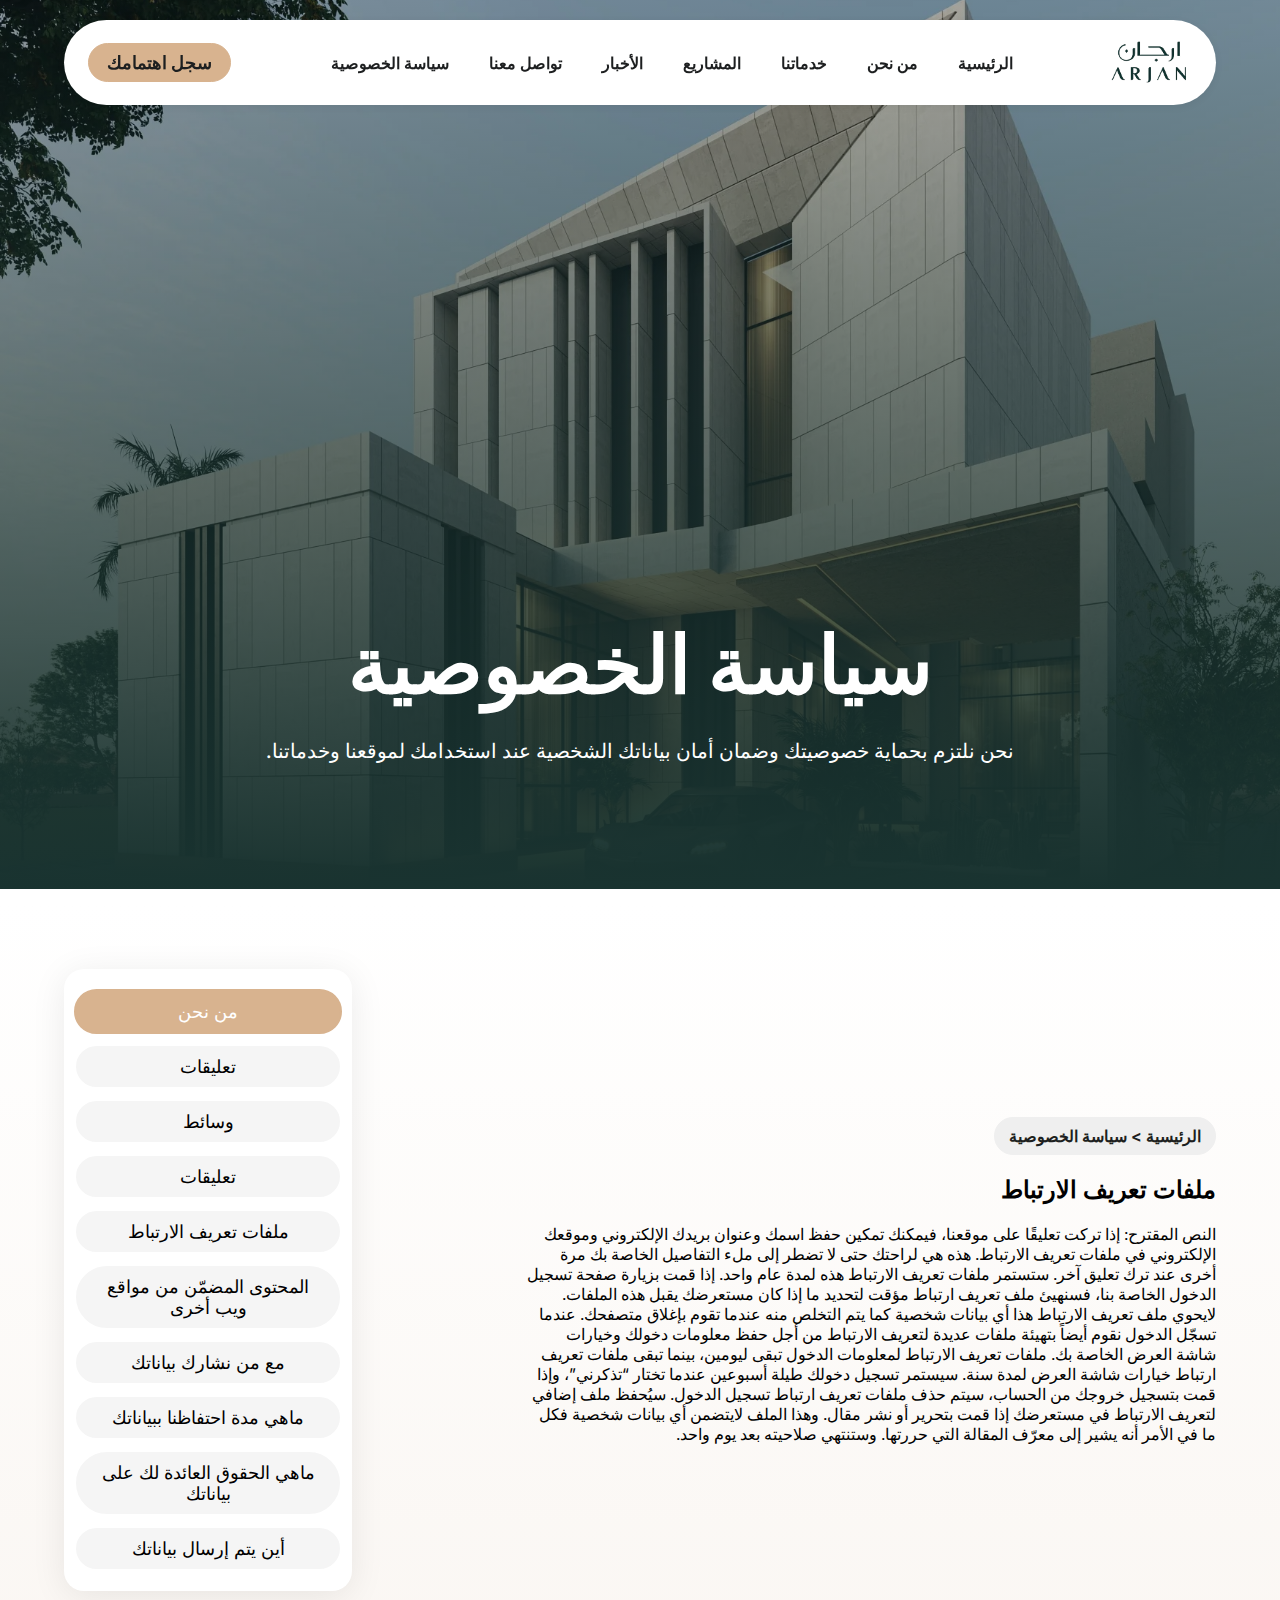
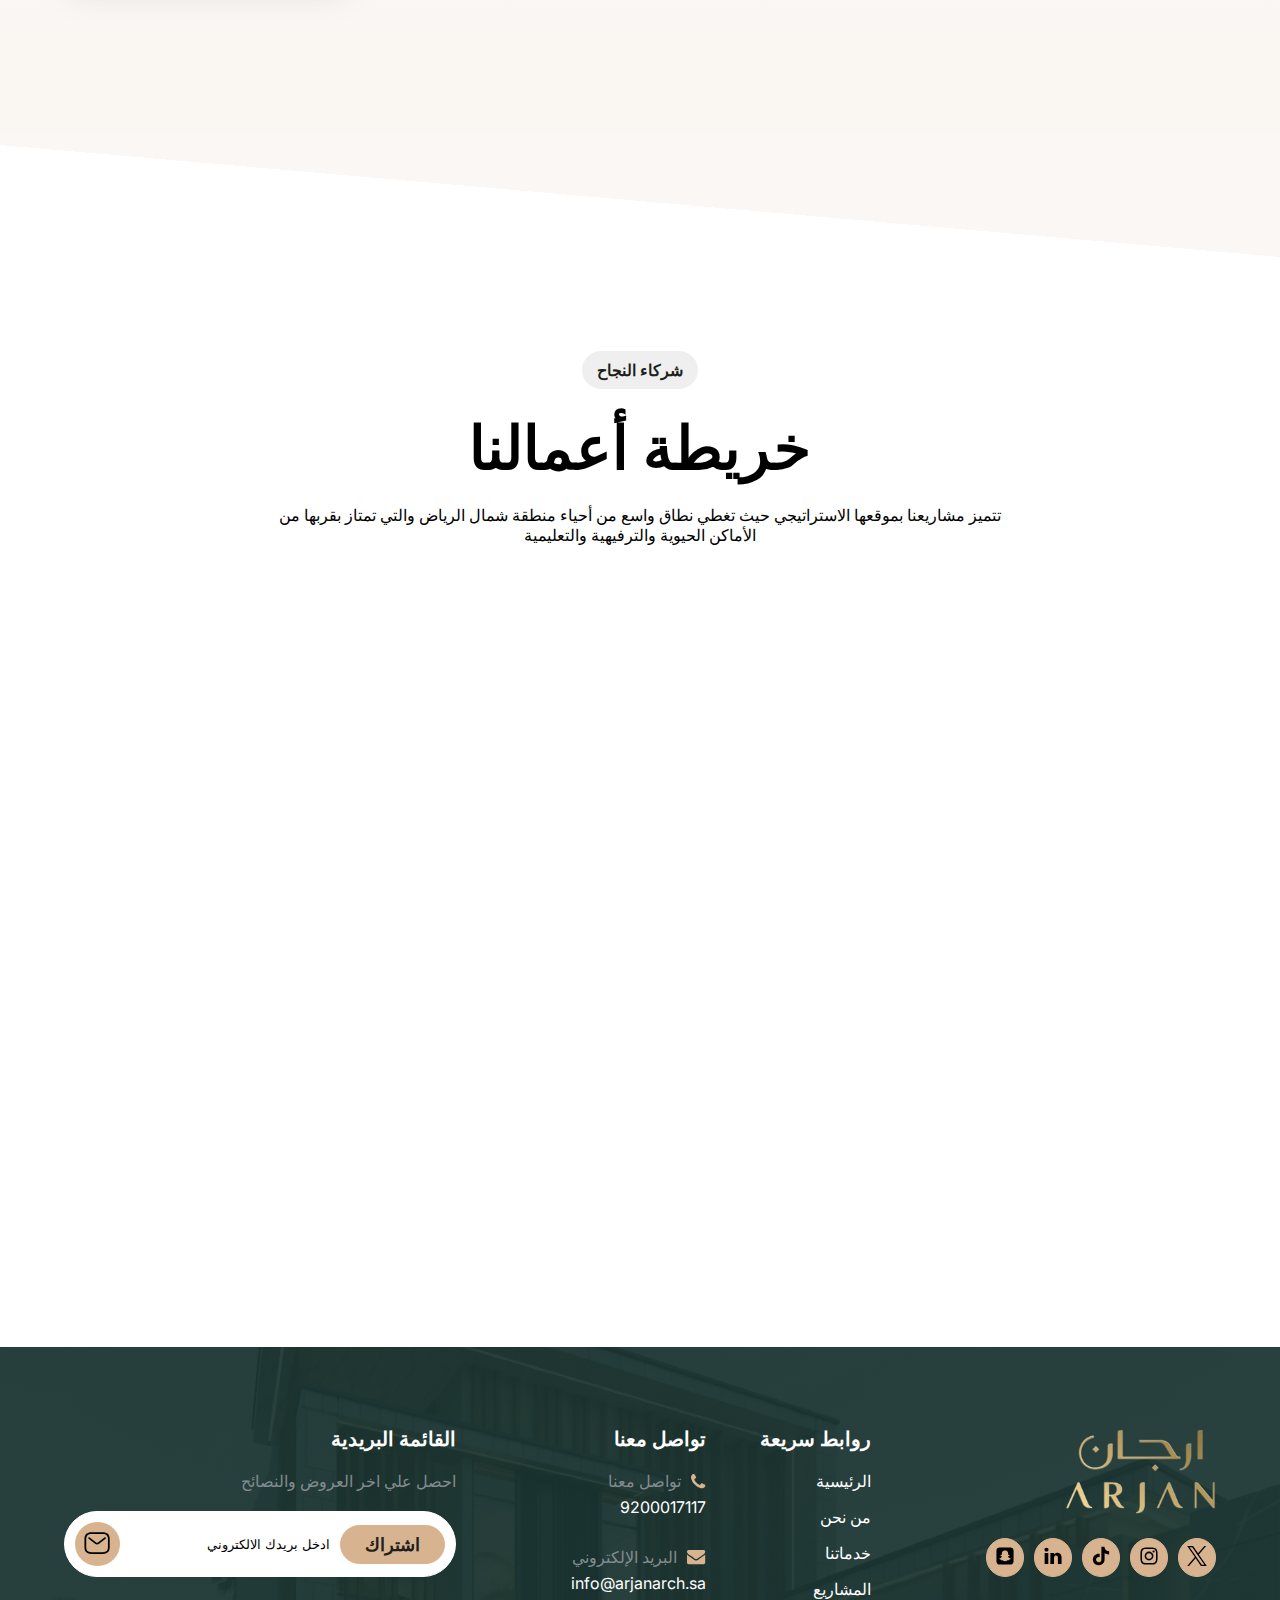
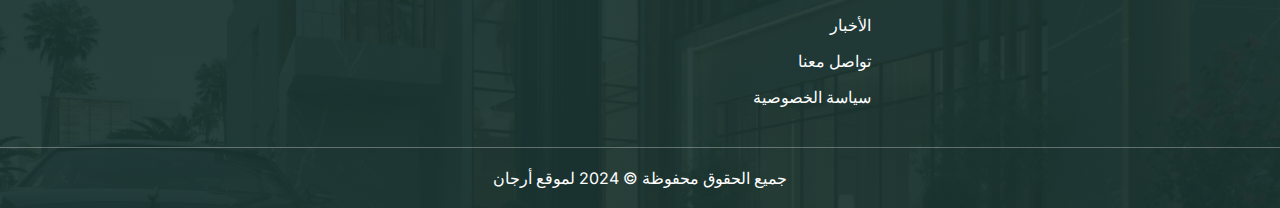
<file: privacy-policy.html>
<!DOCTYPE html>
<html lang="ar" dir="rtl">
  <head>
    <meta charset="UTF-8" />
    <meta name="viewport" content="width=device-width, initial-scale=1.0" />
    <link rel="stylesheet" href="assets/css/header.css" />
    <link rel="stylesheet" href="assets/css/footer.css" />
    <link rel="stylesheet" href="assets/css/style.css" />
    <link rel="stylesheet" href="assets/css/privacy.css" />
    <link rel="stylesheet" href="assets/css/responsive.css" />
    <title>ARJAN - Privacy Policy</title>
  </head>
  <body>
    <!-- section header start here -->
    <header class="header-main">
      <div class="container">
        <div class="header-inner-box">
          <!-- logo -->
          <a href="/">
            <img src="assets/img/header-logo.png" alt="Logo" />
          </a>

          <!-- Nav code -->
          <div class="navigation">
            <!-- navbar -->
            <ul class="navbar">
              <li><a href="#">الرئيسية</a></li>
              <li><a href="">من نحن</a></li>
              <li><a href="">خدماتنا</a></li>
              <li><a href="">المشاريع</a></li>
              <li><a href="">الأخبار</a></li>
              <li><a href="">تواصل معنا</a></li>
              <li><a href="">سياسة الخصوصية</a></li>
            </ul>

            <!-- button -->
            <input type="button" class="btn-skin" value="سجل اهتمامك" />
          </div>

          <!-- hamburger -->
          <label class="hamburger" for="burger">
            <input class="checkbox" type="checkbox" id="burger" />
            <svg fill="none" viewBox="0 0 50 50" height="50" width="50">
              <path
                class="lineTop line"
                stroke-linecap="round"
                stroke-width="4"
                stroke="black"
                d="M6 11L44 11"></path>
              <path
                stroke-linecap="round"
                stroke-width="4"
                stroke="black"
                d="M6 24H43"
                class="lineMid line"></path>
              <path
                stroke-linecap="round"
                stroke-width="4"
                stroke="black"
                d="M6 37H43"
                class="lineBottom line"></path>
            </svg>
          </label>
        </div>
      </div>
    </header>
    <!-- section header end here -->

    <!-- body -->
    <section
      style="
        background-image: linear-gradient(#1933304d, #193330),
          url('assets/img/3e363c425b276aceffe6923203a30c33bdf3e03b.webp');
      "
      class="hero-section">
      <div class="container">
        <div class="inner-hero-box">
          <h1 class="text-h1 white text-center">سياسة الخصوصية</h1>
          <span class="text-para-hero white"
            >نحن نلتزم بحماية خصوصيتك وضمان أمان بياناتك الشخصية عند استخدامك
            لموقعنا وخدماتنا.</span
          >
        </div>
      </div>
    </section>

    <!-- Our projects -->
    <section class="our-project sm-pt-40 pt-80-pd-140">
      <div class="container">
        <div class="inner-our-project">
          <!-- tab cards -->
          <div class="custom-tabs-container">
            <div role="tablist2" class="tabs-nav-wrapper">
              <button
                role="tablet"
                id="tab-1"
                aria-selected="true"
                aria-controls="tabpanel-1">
                من نحن
              </button>
              <button
                role="tablet"
                id="tab-2"
                aria-selected="false"
                aria-controls="tabpanel-2"
                tabindex="-1">
                تعليقات
              </button>
              <button
                role="tablet"
                id="tab-3"
                aria-selected="false"
                aria-controls="tabpanel-3"
                tabindex="-1">
                وسائط
              </button>
              <button
                role="tablet"
                id="tab-4"
                aria-selected="false"
                aria-controls="tabpanel-4"
                tabindex="-1">
                تعليقات
              </button>
              <button
                role="tablet"
                id="tab-5"
                aria-selected="false"
                aria-controls="tabpanel-5"
                tabindex="-1">
                ملفات تعريف الارتباط
              </button>
              <button
                role="tablet"
                id="tab-6"
                aria-selected="false"
                aria-controls="tabpanel-6"
                tabindex="-1">
                المحتوى المضمّن من مواقع ويب أخرى
              </button>
              <button
                role="tablet"
                id="tab-7"
                aria-selected="false"
                aria-controls="tabpanel-7"
                tabindex="-1">
                مع من نشارك بياناتك
              </button>
              <button
                role="tablet"
                id="tab-8"
                aria-selected="false"
                aria-controls="tabpanel-8"
                tabindex="-1">
                ماهي مدة احتفاظنا ببياناتك
              </button>
              <button
                role="tablet"
                id="tab-9"
                aria-selected="false"
                aria-controls="tabpanel-9"
                tabindex="-1">
                ماهي الحقوق العائدة لك على بياناتك
              </button>
              <button
                role="tablet"
                id="tab-10"
                aria-selected="false"
                aria-controls="tabpanel-10"
                tabindex="-1">
                أين يتم إرسال بياناتك
              </button>
            </div>

            <div class="tabs-content-area">
              <div
                role="tabpanel"
                id="tabpanel-1"
                aria-labelledby="tab-1"
                tabindex="0">
                <div class="panel-inner-grid">
                  <span class="fakeBtn-gray">الرئيسية > سياسة الخصوصية</span>
                  <h3 class="text-h3 black">ملفات تعريف الارتباط</h3>
                  <p class="text-para-big black">
                    النص المقترح: إذا تركت تعليقًا على موقعنا، فيمكنك تمكين حفظ
                    اسمك وعنوان بريدك الإلكتروني وموقعك الإلكتروني في ملفات
                    تعريف الارتباط. هذه هي لراحتك حتى لا تضطر إلى ملء التفاصيل
                    الخاصة بك مرة أخرى عند ترك تعليق آخر. ستستمر ملفات تعريف
                    الارتباط هذه لمدة عام واحد. إذا قمت بزيارة صفحة تسجيل الدخول
                    الخاصة بنا، فسنهيئ ملف تعريف ارتباط مؤقت لتحديد ما إذا كان
                    مستعرضك يقبل هذه الملفات. لايحوي ملف تعريف الارتباط هذا أي
                    بيانات شخصية كما يتم التخلص منه عندما تقوم بإغلاق متصفحك.
                    عندما تسجّل الدخول نقوم أيضاً بتهيئة ملفات عديدة لتعريف
                    الارتباط من أجل حفظ معلومات دخولك وخيارات شاشة العرض الخاصة
                    بك. ملفات تعريف الارتباط لمعلومات الدخول تبقى ليومين، بينما
                    تبقى ملفات تعريف ارتباط خيارات شاشة العرض لمدة سنة. سيستمر
                    تسجيل دخولك طيلة أسبوعين عندما تختار “تذكرني”، وإذا قمت
                    بتسجيل خروجك من الحساب، سيتم حذف ملفات تعريف ارتباط تسجيل
                    الدخول. سيُحفظ ملف إضافي لتعريف الارتباط في مستعرضك إذا قمت
                    بتحرير أو نشر مقال. وهذا الملف لايتضمن أي بيانات شخصية فكل
                    ما في الأمر أنه يشير إلى معرّف المقالة التي حررتها. وستنتهي
                    صلاحيته بعد يوم واحد.
                  </p>
                </div>
              </div>

              <div role="tabpanel" id="tabpanel-2" aria-labelledby="tab-2">
                <div class="panel-inner-grid">
                  <span class="fakeBtn-gray">الرئيسية > سياسة الخصوصية</span>
                  <h3 class="text-h3 black">ملفات تعريف الارتباط</h3>
                  <p class="text-para-big black">
                    النص المقترح: إذا تركت تعليقًا على موقعنا، فيمكنك تمكين حفظ
                    اسمك وعنوان بريدك الإلكتروني وموقعك الإلكتروني في ملفات
                    تعريف الارتباط. هذه هي لراحتك حتى لا تضطر إلى ملء التفاصيل
                    الخاصة بك مرة أخرى عند ترك تعليق آخر. ستستمر ملفات تعريف
                    الارتباط هذه لمدة عام واحد. إذا قمت بزيارة صفحة تسجيل الدخول
                    الخاصة بنا، فسنهيئ ملف تعريف ارتباط مؤقت لتحديد ما إذا كان
                    مستعرضك يقبل هذه الملفات. لايحوي ملف تعريف الارتباط هذا أي
                    بيانات شخصية كما يتم التخلص منه عندما تقوم بإغلاق متصفحك.
                    عندما تسجّل الدخول نقوم أيضاً بتهيئة ملفات عديدة لتعريف
                    الارتباط من أجل حفظ معلومات دخولك وخيارات شاشة العرض الخاصة
                    بك. ملفات تعريف الارتباط لمعلومات الدخول تبقى ليومين، بينما
                    تبقى ملفات تعريف ارتباط خيارات شاشة العرض لمدة سنة. سيستمر
                    تسجيل دخولك طيلة أسبوعين عندما تختار “تذكرني”، وإذا قمت
                    بتسجيل خروجك من الحساب، سيتم حذف ملفات تعريف ارتباط تسجيل
                    الدخول. سيُحفظ ملف إضافي لتعريف الارتباط في مستعرضك إذا قمت
                    بتحرير أو نشر مقال. وهذا الملف لايتضمن أي بيانات شخصية فكل
                    ما في الأمر أنه يشير إلى معرّف المقالة التي حررتها. وستنتهي
                    صلاحيته بعد يوم واحد.
                  </p>
                </div>
              </div>

              <div role="tabpanel" id="tabpanel-3" aria-labelledby="tab-3">
                <div class="panel-inner-grid">
                  <span class="fakeBtn-gray">الرئيسية > سياسة الخصوصية</span>
                  <h3 class="text-h3 black">ملفات تعريف الارتباط</h3>
                  <p class="text-para-big black">
                    النص المقترح: إذا تركت تعليقًا على موقعنا، فيمكنك تمكين حفظ
                    اسمك وعنوان بريدك الإلكتروني وموقعك الإلكتروني في ملفات
                    تعريف الارتباط. هذه هي لراحتك حتى لا تضطر إلى ملء التفاصيل
                    الخاصة بك مرة أخرى عند ترك تعليق آخر. ستستمر ملفات تعريف
                    الارتباط هذه لمدة عام واحد. إذا قمت بزيارة صفحة تسجيل الدخول
                    الخاصة بنا، فسنهيئ ملف تعريف ارتباط مؤقت لتحديد ما إذا كان
                    مستعرضك يقبل هذه الملفات. لايحوي ملف تعريف الارتباط هذا أي
                    بيانات شخصية كما يتم التخلص منه عندما تقوم بإغلاق متصفحك.
                    عندما تسجّل الدخول نقوم أيضاً بتهيئة ملفات عديدة لتعريف
                    الارتباط من أجل حفظ معلومات دخولك وخيارات شاشة العرض الخاصة
                    بك. ملفات تعريف الارتباط لمعلومات الدخول تبقى ليومين، بينما
                    تبقى ملفات تعريف ارتباط خيارات شاشة العرض لمدة سنة. سيستمر
                    تسجيل دخولك طيلة أسبوعين عندما تختار “تذكرني”، وإذا قمت
                    بتسجيل خروجك من الحساب، سيتم حذف ملفات تعريف ارتباط تسجيل
                    الدخول. سيُحفظ ملف إضافي لتعريف الارتباط في مستعرضك إذا قمت
                    بتحرير أو نشر مقال. وهذا الملف لايتضمن أي بيانات شخصية فكل
                    ما في الأمر أنه يشير إلى معرّف المقالة التي حررتها. وستنتهي
                    صلاحيته بعد يوم واحد.
                  </p>
                </div>
              </div>

              <div role="tabpanel" id="tabpanel-4" aria-labelledby="tab-4">
                <div class="panel-inner-grid">
                  <span class="fakeBtn-gray">الرئيسية > سياسة الخصوصية</span>
                  <h3 class="text-h3 black">ملفات تعريف الارتباط</h3>
                  <p class="text-para-big black">
                    النص المقترح: إذا تركت تعليقًا على موقعنا، فيمكنك تمكين حفظ
                    اسمك وعنوان بريدك الإلكتروني وموقعك الإلكتروني في ملفات
                    تعريف الارتباط. هذه هي لراحتك حتى لا تضطر إلى ملء التفاصيل
                    الخاصة بك مرة أخرى عند ترك تعليق آخر. ستستمر ملفات تعريف
                    الارتباط هذه لمدة عام واحد. إذا قمت بزيارة صفحة تسجيل الدخول
                    الخاصة بنا، فسنهيئ ملف تعريف ارتباط مؤقت لتحديد ما إذا كان
                    مستعرضك يقبل هذه الملفات. لايحوي ملف تعريف الارتباط هذا أي
                    بيانات شخصية كما يتم التخلص منه عندما تقوم بإغلاق متصفحك.
                    عندما تسجّل الدخول نقوم أيضاً بتهيئة ملفات عديدة لتعريف
                    الارتباط من أجل حفظ معلومات دخولك وخيارات شاشة العرض الخاصة
                    بك. ملفات تعريف الارتباط لمعلومات الدخول تبقى ليومين، بينما
                    تبقى ملفات تعريف ارتباط خيارات شاشة العرض لمدة سنة. سيستمر
                    تسجيل دخولك طيلة أسبوعين عندما تختار “تذكرني”، وإذا قمت
                    بتسجيل خروجك من الحساب، سيتم حذف ملفات تعريف ارتباط تسجيل
                    الدخول. سيُحفظ ملف إضافي لتعريف الارتباط في مستعرضك إذا قمت
                    بتحرير أو نشر مقال. وهذا الملف لايتضمن أي بيانات شخصية فكل
                    ما في الأمر أنه يشير إلى معرّف المقالة التي حررتها. وستنتهي
                    صلاحيته بعد يوم واحد.
                  </p>
                </div>
              </div>

              <div role="tabpanel" id="tabpanel-5" aria-labelledby="tab-5">
                <div class="panel-inner-grid">
                  <span class="fakeBtn-gray">الرئيسية > سياسة الخصوصية</span>
                  <h3 class="text-h3 black">ملفات تعريف الارتباط</h3>
                  <p class="text-para-big black">
                    النص المقترح: إذا تركت تعليقًا على موقعنا، فيمكنك تمكين حفظ
                    اسمك وعنوان بريدك الإلكتروني وموقعك الإلكتروني في ملفات
                    تعريف الارتباط. هذه هي لراحتك حتى لا تضطر إلى ملء التفاصيل
                    الخاصة بك مرة أخرى عند ترك تعليق آخر. ستستمر ملفات تعريف
                    الارتباط هذه لمدة عام واحد. إذا قمت بزيارة صفحة تسجيل الدخول
                    الخاصة بنا، فسنهيئ ملف تعريف ارتباط مؤقت لتحديد ما إذا كان
                    مستعرضك يقبل هذه الملفات. لايحوي ملف تعريف الارتباط هذا أي
                    بيانات شخصية كما يتم التخلص منه عندما تقوم بإغلاق متصفحك.
                    عندما تسجّل الدخول نقوم أيضاً بتهيئة ملفات عديدة لتعريف
                    الارتباط من أجل حفظ معلومات دخولك وخيارات شاشة العرض الخاصة
                    بك. ملفات تعريف الارتباط لمعلومات الدخول تبقى ليومين، بينما
                    تبقى ملفات تعريف ارتباط خيارات شاشة العرض لمدة سنة. سيستمر
                    تسجيل دخولك طيلة أسبوعين عندما تختار “تذكرني”، وإذا قمت
                    بتسجيل خروجك من الحساب، سيتم حذف ملفات تعريف ارتباط تسجيل
                    الدخول. سيُحفظ ملف إضافي لتعريف الارتباط في مستعرضك إذا قمت
                    بتحرير أو نشر مقال. وهذا الملف لايتضمن أي بيانات شخصية فكل
                    ما في الأمر أنه يشير إلى معرّف المقالة التي حررتها. وستنتهي
                    صلاحيته بعد يوم واحد.
                  </p>
                </div>
              </div>

              <div role="tabpanel" id="tabpanel-6" aria-labelledby="tab-6">
                <div class="panel-inner-grid">
                  <span class="fakeBtn-gray">الرئيسية > سياسة الخصوصية</span>
                  <h3 class="text-h3 black">ملفات تعريف الارتباط</h3>
                  <p class="text-para-big black">
                    النص المقترح: إذا تركت تعليقًا على موقعنا، فيمكنك تمكين حفظ
                    اسمك وعنوان بريدك الإلكتروني وموقعك الإلكتروني في ملفات
                    تعريف الارتباط. هذه هي لراحتك حتى لا تضطر إلى ملء التفاصيل
                    الخاصة بك مرة أخرى عند ترك تعليق آخر. ستستمر ملفات تعريف
                    الارتباط هذه لمدة عام واحد. إذا قمت بزيارة صفحة تسجيل الدخول
                    الخاصة بنا، فسنهيئ ملف تعريف ارتباط مؤقت لتحديد ما إذا كان
                    مستعرضك يقبل هذه الملفات. لايحوي ملف تعريف الارتباط هذا أي
                    بيانات شخصية كما يتم التخلص منه عندما تقوم بإغلاق متصفحك.
                    عندما تسجّل الدخول نقوم أيضاً بتهيئة ملفات عديدة لتعريف
                    الارتباط من أجل حفظ معلومات دخولك وخيارات شاشة العرض الخاصة
                    بك. ملفات تعريف الارتباط لمعلومات الدخول تبقى ليومين، بينما
                    تبقى ملفات تعريف ارتباط خيارات شاشة العرض لمدة سنة. سيستمر
                    تسجيل دخولك طيلة أسبوعين عندما تختار “تذكرني”، وإذا قمت
                    بتسجيل خروجك من الحساب، سيتم حذف ملفات تعريف ارتباط تسجيل
                    الدخول. سيُحفظ ملف إضافي لتعريف الارتباط في مستعرضك إذا قمت
                    بتحرير أو نشر مقال. وهذا الملف لايتضمن أي بيانات شخصية فكل
                    ما في الأمر أنه يشير إلى معرّف المقالة التي حررتها. وستنتهي
                    صلاحيته بعد يوم واحد.
                  </p>
                </div>
              </div>

              <div role="tabpanel" id="tabpanel-7" aria-labelledby="tab-7">
                <div class="panel-inner-grid">
                  <span class="fakeBtn-gray">الرئيسية > سياسة الخصوصية</span>
                  <h3 class="text-h3 black">ملفات تعريف الارتباط</h3>
                  <p class="text-para-big black">
                    النص المقترح: إذا تركت تعليقًا على موقعنا، فيمكنك تمكين حفظ
                    اسمك وعنوان بريدك الإلكتروني وموقعك الإلكتروني في ملفات
                    تعريف الارتباط. هذه هي لراحتك حتى لا تضطر إلى ملء التفاصيل
                    الخاصة بك مرة أخرى عند ترك تعليق آخر. ستستمر ملفات تعريف
                    الارتباط هذه لمدة عام واحد. إذا قمت بزيارة صفحة تسجيل الدخول
                    الخاصة بنا، فسنهيئ ملف تعريف ارتباط مؤقت لتحديد ما إذا كان
                    مستعرضك يقبل هذه الملفات. لايحوي ملف تعريف الارتباط هذا أي
                    بيانات شخصية كما يتم التخلص منه عندما تقوم بإغلاق متصفحك.
                    عندما تسجّل الدخول نقوم أيضاً بتهيئة ملفات عديدة لتعريف
                    الارتباط من أجل حفظ معلومات دخولك وخيارات شاشة العرض الخاصة
                    بك. ملفات تعريف الارتباط لمعلومات الدخول تبقى ليومين، بينما
                    تبقى ملفات تعريف ارتباط خيارات شاشة العرض لمدة سنة. سيستمر
                    تسجيل دخولك طيلة أسبوعين عندما تختار “تذكرني”، وإذا قمت
                    بتسجيل خروجك من الحساب، سيتم حذف ملفات تعريف ارتباط تسجيل
                    الدخول. سيُحفظ ملف إضافي لتعريف الارتباط في مستعرضك إذا قمت
                    بتحرير أو نشر مقال. وهذا الملف لايتضمن أي بيانات شخصية فكل
                    ما في الأمر أنه يشير إلى معرّف المقالة التي حررتها. وستنتهي
                    صلاحيته بعد يوم واحد.
                  </p>
                </div>
              </div>
              <div role="tabpanel" id="tabpanel-8" aria-labelledby="tab-8">
                <div class="panel-inner-grid">
                  <span class="fakeBtn-gray">الرئيسية > سياسة الخصوصية</span>
                  <h3 class="text-h3 black">ملفات تعريف الارتباط</h3>
                  <p class="text-para-big black">
                    النص المقترح: إذا تركت تعليقًا على موقعنا، فيمكنك تمكين حفظ
                    اسمك وعنوان بريدك الإلكتروني وموقعك الإلكتروني في ملفات
                    تعريف الارتباط. هذه هي لراحتك حتى لا تضطر إلى ملء التفاصيل
                    الخاصة بك مرة أخرى عند ترك تعليق آخر. ستستمر ملفات تعريف
                    الارتباط هذه لمدة عام واحد. إذا قمت بزيارة صفحة تسجيل الدخول
                    الخاصة بنا، فسنهيئ ملف تعريف ارتباط مؤقت لتحديد ما إذا كان
                    مستعرضك يقبل هذه الملفات. لايحوي ملف تعريف الارتباط هذا أي
                    بيانات شخصية كما يتم التخلص منه عندما تقوم بإغلاق متصفحك.
                    عندما تسجّل الدخول نقوم أيضاً بتهيئة ملفات عديدة لتعريف
                    الارتباط من أجل حفظ معلومات دخولك وخيارات شاشة العرض الخاصة
                    بك. ملفات تعريف الارتباط لمعلومات الدخول تبقى ليومين، بينما
                    تبقى ملفات تعريف ارتباط خيارات شاشة العرض لمدة سنة. سيستمر
                    تسجيل دخولك طيلة أسبوعين عندما تختار “تذكرني”، وإذا قمت
                    بتسجيل خروجك من الحساب، سيتم حذف ملفات تعريف ارتباط تسجيل
                    الدخول. سيُحفظ ملف إضافي لتعريف الارتباط في مستعرضك إذا قمت
                    بتحرير أو نشر مقال. وهذا الملف لايتضمن أي بيانات شخصية فكل
                    ما في الأمر أنه يشير إلى معرّف المقالة التي حررتها. وستنتهي
                    صلاحيته بعد يوم واحد.
                  </p>
                </div>
              </div>

              <div role="tabpanel" id="tabpanel-9" aria-labelledby="tab-9">
                <div class="panel-inner-grid">
                  <span class="fakeBtn-gray">الرئيسية > سياسة الخصوصية</span>
                  <h3 class="text-h3 black">ملفات تعريف الارتباط</h3>
                  <p class="text-para-big black">
                    النص المقترح: إذا تركت تعليقًا على موقعنا، فيمكنك تمكين حفظ
                    اسمك وعنوان بريدك الإلكتروني وموقعك الإلكتروني في ملفات
                    تعريف الارتباط. هذه هي لراحتك حتى لا تضطر إلى ملء التفاصيل
                    الخاصة بك مرة أخرى عند ترك تعليق آخر. ستستمر ملفات تعريف
                    الارتباط هذه لمدة عام واحد. إذا قمت بزيارة صفحة تسجيل الدخول
                    الخاصة بنا، فسنهيئ ملف تعريف ارتباط مؤقت لتحديد ما إذا كان
                    مستعرضك يقبل هذه الملفات. لايحوي ملف تعريف الارتباط هذا أي
                    بيانات شخصية كما يتم التخلص منه عندما تقوم بإغلاق متصفحك.
                    عندما تسجّل الدخول نقوم أيضاً بتهيئة ملفات عديدة لتعريف
                    الارتباط من أجل حفظ معلومات دخولك وخيارات شاشة العرض الخاصة
                    بك. ملفات تعريف الارتباط لمعلومات الدخول تبقى ليومين، بينما
                    تبقى ملفات تعريف ارتباط خيارات شاشة العرض لمدة سنة. سيستمر
                    تسجيل دخولك طيلة أسبوعين عندما تختار “تذكرني”، وإذا قمت
                    بتسجيل خروجك من الحساب، سيتم حذف ملفات تعريف ارتباط تسجيل
                    الدخول. سيُحفظ ملف إضافي لتعريف الارتباط في مستعرضك إذا قمت
                    بتحرير أو نشر مقال. وهذا الملف لايتضمن أي بيانات شخصية فكل
                    ما في الأمر أنه يشير إلى معرّف المقالة التي حررتها. وستنتهي
                    صلاحيته بعد يوم واحد.
                  </p>
                </div>
              </div>

              <div role="tabpanel" id="tabpanel-10" aria-labelledby="tab-10">
                <div class="panel-inner-grid">
                  <span class="fakeBtn-gray">الرئيسية > سياسة الخصوصية</span>
                  <h3 class="text-h3 black">ملفات تعريف الارتباط</h3>
                  <p class="text-para-big black">
                    النص المقترح: إذا تركت تعليقًا على موقعنا، فيمكنك تمكين حفظ
                    اسمك وعنوان بريدك الإلكتروني وموقعك الإلكتروني في ملفات
                    تعريف الارتباط. هذه هي لراحتك حتى لا تضطر إلى ملء التفاصيل
                    الخاصة بك مرة أخرى عند ترك تعليق آخر. ستستمر ملفات تعريف
                    الارتباط هذه لمدة عام واحد. إذا قمت بزيارة صفحة تسجيل الدخول
                    الخاصة بنا، فسنهيئ ملف تعريف ارتباط مؤقت لتحديد ما إذا كان
                    مستعرضك يقبل هذه الملفات. لايحوي ملف تعريف الارتباط هذا أي
                    بيانات شخصية كما يتم التخلص منه عندما تقوم بإغلاق متصفحك.
                    عندما تسجّل الدخول نقوم أيضاً بتهيئة ملفات عديدة لتعريف
                    الارتباط من أجل حفظ معلومات دخولك وخيارات شاشة العرض الخاصة
                    بك. ملفات تعريف الارتباط لمعلومات الدخول تبقى ليومين، بينما
                    تبقى ملفات تعريف ارتباط خيارات شاشة العرض لمدة سنة. سيستمر
                    تسجيل دخولك طيلة أسبوعين عندما تختار “تذكرني”، وإذا قمت
                    بتسجيل خروجك من الحساب، سيتم حذف ملفات تعريف ارتباط تسجيل
                    الدخول. سيُحفظ ملف إضافي لتعريف الارتباط في مستعرضك إذا قمت
                    بتحرير أو نشر مقال. وهذا الملف لايتضمن أي بيانات شخصية فكل
                    ما في الأمر أنه يشير إلى معرّف المقالة التي حررتها. وستنتهي
                    صلاحيته بعد يوم واحد.
                  </p>
                </div>
              </div>
            </div>
          </div>
        </div>
      </div>
    </section>

    <!-- Our business map -->
    <section class="our-map">
      <div class="container">
        <div class="inner-map">
          <span class="fakeBtn-gray">شركاء النجاح</span>
          <h2 class="text-h2 black">خريطة أعمالنا</h2>
          <p class="text-para-big black text-center para-pding">
            تتميز مشاريعنا بموقعها الاستراتيجي حيث تغطي نطاق واسع من أحياء منطقة
            شمال الرياض والتي تمتاز بقربها من الأماكن الحيوية والترفيهية
            والتعليمية
          </p>

          <iframe
            src="https://www.google.com/maps/embed?pb=!1m18!1m12!1m3!1d1092.6694268983535!2d46.638431600978905!3d24.82917634018781!2m3!1f0!2f0!3f0!3m2!1i1024!2i768!4f13.1!3m3!1m2!1s0x3e2ee50053df3061%3A0xbd9e34815bed7639!2z2LTYsdmD2Kkg2KPYsdis2KfZhiDYp9mE2YXYudmF2KfYsdmK2Kk!5e1!3m2!1sen!2s!4v1766688813246!5m2!1sen!2s"
            class="googleMap"
            style="border: 0"
            allowfullscreen=""
            loading="lazy"
            referrerpolicy="no-referrer-when-downgrade"></iframe>
        </div>
      </div>
    </section>
    <!-- body -->

    <!-- section footer start here -->
    <footer
      class="footer-main"
      style="
        background-image: linear-gradient(#193330ed, #193330ed),
          url('assets/img/09e602c3f3f69e6823db78035a1eb0cc8c1160dd.webp');
      ">
      <div class="divider">
        <div class="container">
          <div class="footer-inner-box">
            <!-- info -->
            <div class="info footer-logo">
              <!-- logo -->
              <a href="/">
                <img
                  src="assets/img/freepik_br_5cbb2d87-98ea-4cd4-88fc-ef9d2d322e75 3.png"
                  alt="logo" />
              </a>

              <!-- social icons -->
              <div class="social-icons">
                <!-- x -->
                <a href="x">
                  <svg
                    width="20"
                    height="20"
                    viewBox="0 0 20 20"
                    fill="none"
                    xmlns="http://www.w3.org/2000/svg">
                    <path
                      d="M11.8605 8.46429L19.1421 0H17.4166L11.094 7.34942L6.04414 0H0.219727L7.85611 11.1136L0.219727 19.9897H1.94533L8.62219 12.2285L13.9552 19.9897H19.7796L11.8601 8.46429H11.8605ZM9.49707 11.2115L8.72335 10.1049L2.56709 1.29901H5.21753L10.1857 8.40562L10.9594 9.51229L17.4174 18.7498H14.767L9.49707 11.212V11.2115Z"
                      fill="black" />
                  </svg>
                </a>

                <!-- instagram -->
                <a href="instagram">
                  <svg
                    width="18"
                    height="21"
                    viewBox="0 0 18 21"
                    fill="none"
                    xmlns="http://www.w3.org/2000/svg">
                    <path
                      d="M11.1211 12.6211C11.1211 12.6211 11.2676 12.4746 11.5605 12.1816C11.8535 11.8887 12 11.3281 12 10.5C12 9.67188 11.707 8.96484 11.1211 8.37891C10.5352 7.79297 9.82812 7.5 9 7.5C8.17188 7.5 7.46484 7.79297 6.87891 8.37891C6.29297 8.96484 6 9.67188 6 10.5C6 11.3281 6.29297 12.0352 6.87891 12.6211C7.46484 13.207 8.17188 13.5 9 13.5C9.82812 13.5 10.5352 13.207 11.1211 12.6211ZM12.2695 7.23047C12.2695 7.23047 12.4941 7.45508 12.9434 7.9043C13.3926 8.35352 13.6172 9.21875 13.6172 10.5C13.6172 11.7812 13.168 12.8711 12.2695 13.7695C11.3711 14.668 10.2812 15.1172 9 15.1172C7.71875 15.1172 6.62891 14.668 5.73047 13.7695C4.83203 12.8711 4.38281 11.7812 4.38281 10.5C4.38281 9.21875 4.83203 8.12891 5.73047 7.23047C6.62891 6.33203 7.71875 5.88281 9 5.88281C10.2812 5.88281 11.3711 6.33203 12.2695 7.23047ZM14.5664 4.93359C14.5664 4.93359 14.6191 4.98633 14.7246 5.0918C14.8301 5.19727 14.8828 5.39844 14.8828 5.69531C14.8828 5.99219 14.7773 6.24609 14.5664 6.45703C14.3555 6.66797 14.1016 6.77344 13.8047 6.77344C13.5078 6.77344 13.2539 6.66797 13.043 6.45703C12.832 6.24609 12.7266 5.99219 12.7266 5.69531C12.7266 5.39844 12.832 5.14453 13.043 4.93359C13.2539 4.72266 13.5078 4.61719 13.8047 4.61719C14.1016 4.61719 14.3555 4.72266 14.5664 4.93359ZM9.89648 3.11133C9.89648 3.11133 9.76074 3.1123 9.48926 3.11426C9.21777 3.11621 9.05469 3.11719 9 3.11719C8.94531 3.11719 8.64648 3.11523 8.10352 3.11133C7.56055 3.10742 7.14844 3.10742 6.86719 3.11133C6.58594 3.11523 6.20898 3.12695 5.73633 3.14648C5.26367 3.16602 4.86133 3.20508 4.5293 3.26367C4.19727 3.32227 3.91797 3.39453 3.69141 3.48047C3.30078 3.63672 2.95703 3.86328 2.66016 4.16016C2.36328 4.45703 2.13672 4.80078 1.98047 5.19141C1.89453 5.41797 1.82227 5.69727 1.76367 6.0293C1.70508 6.36133 1.66602 6.76367 1.64648 7.23633C1.62695 7.70898 1.61523 8.08594 1.61133 8.36719C1.60742 8.64844 1.60742 9.06055 1.61133 9.60352C1.61523 10.1465 1.61719 10.4453 1.61719 10.5C1.61719 10.5547 1.61523 10.8535 1.61133 11.3965C1.60742 11.9395 1.60742 12.3516 1.61133 12.6328C1.61523 12.9141 1.62695 13.291 1.64648 13.7637C1.66602 14.2363 1.70508 14.6387 1.76367 14.9707C1.82227 15.3027 1.89453 15.582 1.98047 15.8086C2.13672 16.1992 2.36328 16.543 2.66016 16.8398C2.95703 17.1367 3.30078 17.3633 3.69141 17.5195C3.91797 17.6055 4.19727 17.6777 4.5293 17.7363C4.86133 17.7949 5.26367 17.834 5.73633 17.8535C6.20898 17.873 6.58594 17.8848 6.86719 17.8887C7.14844 17.8926 7.56055 17.8926 8.10352 17.8887C8.64648 17.8848 8.94531 17.8828 9 17.8828C9.05469 17.8828 9.35352 17.8848 9.89648 17.8887C10.4395 17.8926 10.8516 17.8926 11.1328 17.8887C11.4141 17.8848 11.791 17.873 12.2637 17.8535C12.7363 17.834 13.1387 17.7949 13.4707 17.7363C13.8027 17.6777 14.082 17.6055 14.3086 17.5195C14.6992 17.3633 15.043 17.1367 15.3398 16.8398C15.6367 16.543 15.8633 16.1992 16.0195 15.8086C16.1055 15.582 16.1777 15.3027 16.2363 14.9707C16.2949 14.6387 16.334 14.2363 16.3535 13.7637C16.373 13.291 16.3848 12.9141 16.3887 12.6328C16.3926 12.3516 16.3926 11.9395 16.3887 11.3965C16.3848 10.8535 16.3828 10.5547 16.3828 10.5C16.3828 10.4453 16.3848 10.1465 16.3887 9.60352C16.3926 9.06055 16.3926 8.64844 16.3887 8.36719C16.3848 8.08594 16.373 7.70898 16.3535 7.23633C16.334 6.76367 16.2949 6.36133 16.2363 6.0293C16.1777 5.69727 16.1055 5.41797 16.0195 5.19141C15.8633 4.80078 15.6367 4.45703 15.3398 4.16016C15.043 3.86328 14.6992 3.63672 14.3086 3.48047C14.082 3.39453 13.8027 3.32227 13.4707 3.26367C13.1387 3.20508 12.7363 3.16602 12.2637 3.14648C11.791 3.12695 11.4141 3.11523 11.1328 3.11133C10.8516 3.10742 10.4395 3.10742 9.89648 3.11133ZM17.9414 6.78516C17.9805 7.47266 18 8.71094 18 10.5C18 12.2891 17.9805 13.5273 17.9414 14.2148C17.8633 15.8398 17.3789 17.0977 16.4883 17.9883C15.5977 18.8789 14.3398 19.3633 12.7148 19.4414C12.0273 19.4805 10.7891 19.5 9 19.5C7.21094 19.5 5.97266 19.4805 5.28516 19.4414C3.66016 19.3633 2.40234 18.8789 1.51172 17.9883C0.621094 17.0977 0.136719 15.8398 0.0585938 14.2148C0.0195312 13.5273 0 12.2891 0 10.5C0 8.71094 0.0195312 7.47266 0.0585938 6.78516C0.136719 5.16016 0.621094 3.90234 1.51172 3.01172C2.40234 2.12109 3.66016 1.63672 5.28516 1.55859C5.97266 1.51953 7.21094 1.5 9 1.5C10.7891 1.5 12.0273 1.51953 12.7148 1.55859C14.3398 1.63672 15.5977 2.12109 16.4883 3.01172C17.3789 3.90234 17.8633 5.16016 17.9414 6.78516Z"
                      fill="black" />
                  </svg>
                </a>

                <!-- tiktok -->
                <a href="tiktok"
                  ><svg
                    width="22"
                    height="22"
                    viewBox="0 0 22 22"
                    fill="none"
                    xmlns="http://www.w3.org/2000/svg">
                    <path
                      d="M11.451 0.707617C12.5764 0.69043 13.6936 0.699367 14.8101 0.69043C14.8472 2.08674 15.4137 3.34349 16.315 4.27437L16.3137 4.27299C17.2837 5.1468 18.546 5.7133 19.9375 5.80955L19.9567 5.81093V9.27318C18.6422 9.24018 17.4061 8.93699 16.2917 8.41587L16.348 8.43924C15.809 8.18005 15.3532 7.91399 14.9201 7.61699L14.9558 7.64037C14.9476 10.1491 14.9641 12.6577 14.9387 15.1575C14.8678 16.4314 14.4443 17.5933 13.7651 18.5634L13.7788 18.5421C12.6431 20.1687 10.8033 21.2364 8.71129 21.2996H8.70166C8.6171 21.3037 8.51741 21.3058 8.41704 21.3058C7.22766 21.3058 6.11597 20.9744 5.1686 20.399L5.1961 20.4148C3.47185 19.3774 2.28247 17.6022 2.06247 15.5377L2.05972 15.5095C2.04254 15.0798 2.03429 14.6501 2.05147 14.2294C2.38835 10.9438 5.1411 8.40212 8.48716 8.40212C8.86322 8.40212 9.23172 8.43443 9.58991 8.49562L9.55141 8.49012C9.5686 9.7613 9.51704 11.0332 9.51704 12.3044C9.22622 12.1992 8.89073 12.138 8.54079 12.138C7.25654 12.138 6.1641 12.9589 5.75985 14.1049L5.75366 14.1256C5.66222 14.4191 5.60929 14.7567 5.60929 15.1059C5.60929 15.2476 5.61822 15.3878 5.63472 15.5253L5.63335 15.5088C5.8616 16.9154 7.06747 17.9769 8.52154 17.9769C8.56348 17.9769 8.60472 17.9762 8.64597 17.9742H8.63979C9.6456 17.9439 10.5187 17.4029 11.0124 16.6033L11.0192 16.5909C11.2028 16.3352 11.3286 16.0258 11.3705 15.6896L11.3712 15.68C11.4572 14.1421 11.4228 12.6131 11.431 11.0751C11.4393 7.61287 11.4228 4.15887 11.4482 0.705555L11.451 0.707617Z"
                      fill="black" />
                  </svg>
                </a>

                <!-- linkedin -->
                <a href="linkedin">
                  <svg
                    width="18"
                    height="21"
                    viewBox="0 0 18 21"
                    fill="none"
                    xmlns="http://www.w3.org/2000/svg">
                    <path
                      d="M4.08984 7.32422V18.9375H0.222656V7.32422H4.08984ZM4.33594 3.73828C4.34375 4.30859 4.14648 4.78516 3.74414 5.16797C3.3418 5.55078 2.8125 5.74219 2.15625 5.74219H2.13281C1.49219 5.74219 0.976562 5.55078 0.585938 5.16797C0.195313 4.78516 0 4.30859 0 3.73828C0 3.16016 0.201172 2.68164 0.603516 2.30273C1.00586 1.92383 1.53125 1.73438 2.17969 1.73438C2.82812 1.73438 3.34766 1.92383 3.73828 2.30273C4.12891 2.68164 4.32812 3.16016 4.33594 3.73828ZM18 12.2812V18.9375H14.1445V12.7266C14.1445 11.9062 13.9863 11.2637 13.6699 10.7988C13.3535 10.334 12.8594 10.1016 12.1875 10.1016C11.6953 10.1016 11.2832 10.2363 10.9512 10.5059C10.6191 10.7754 10.3711 11.1094 10.207 11.5078C10.1211 11.7422 10.0781 12.0586 10.0781 12.457V18.9375H6.22266C6.23828 15.8203 6.24609 13.293 6.24609 11.3555C6.24609 9.41797 6.24219 8.26172 6.23438 7.88672L6.22266 7.32422H10.0781V9.01172H10.0547C10.2109 8.76172 10.3711 8.54297 10.5352 8.35547C10.6992 8.16797 10.9199 7.96484 11.1973 7.74609C11.4746 7.52734 11.8145 7.35742 12.2168 7.23633C12.6191 7.11523 13.0664 7.05469 13.5586 7.05469C14.8945 7.05469 15.9688 7.49805 16.7812 8.38477C17.5938 9.27148 18 10.5703 18 12.2812Z"
                      fill="black" />
                  </svg>
                </a>

                <!-- snap -->
                <a href="snap">
                  <svg
                    width="18"
                    height="21"
                    viewBox="0 0 18 21"
                    fill="none"
                    xmlns="http://www.w3.org/2000/svg">
                    <path
                      d="M15 13.4531C15 13.2812 14.9141 13.1758 14.7422 13.1367C14.2188 13.0273 13.7578 12.8008 13.3594 12.457C12.9609 12.1133 12.6484 11.6875 12.4219 11.1797C12.3672 11.0703 12.3398 10.9727 12.3398 10.8867C12.3398 10.7695 12.416 10.668 12.5684 10.582C12.7207 10.4961 12.8867 10.4297 13.0664 10.3828C13.2461 10.3359 13.4121 10.2559 13.5645 10.1426C13.7168 10.0293 13.793 9.88672 13.793 9.71484C13.793 9.56641 13.7207 9.44336 13.5762 9.3457C13.4316 9.24805 13.2812 9.19922 13.125 9.19922C13.0391 9.19922 12.918 9.23047 12.7617 9.29297C12.6055 9.35547 12.4805 9.38672 12.3867 9.38672C12.3555 9.38672 12.3086 9.37891 12.2461 9.36328C12.2852 8.87109 12.3047 8.42188 12.3047 8.01562C12.3047 7.40625 12.2383 6.96094 12.1055 6.67969C11.8242 6.07031 11.4238 5.5957 10.9043 5.25586C10.3848 4.91602 9.78906 4.74609 9.11719 4.74609C7.57031 4.74609 6.49609 5.39062 5.89453 6.67969C5.75391 6.97656 5.68359 7.42578 5.68359 8.02734C5.68359 8.32422 5.70703 8.76953 5.75391 9.36328C5.67578 9.37891 5.61719 9.38672 5.57812 9.38672C5.49219 9.38672 5.36914 9.35547 5.20898 9.29297C5.04883 9.23047 4.92969 9.19922 4.85156 9.19922C4.69531 9.19922 4.54883 9.24805 4.41211 9.3457C4.27539 9.44336 4.20703 9.57031 4.20703 9.72656C4.20703 9.89062 4.2832 10.0293 4.43555 10.1426C4.58789 10.2559 4.75391 10.3359 4.93359 10.3828C5.11328 10.4297 5.2793 10.4961 5.43164 10.582C5.58398 10.668 5.66016 10.7695 5.66016 10.8867C5.66016 10.9727 5.63281 11.0703 5.57812 11.1797C5.07812 12.2578 4.30469 12.9102 3.25781 13.1367C3.08594 13.1758 3 13.2812 3 13.4531C3 13.8203 3.53906 14.0898 4.61719 14.2617C4.63281 14.3008 4.65625 14.4023 4.6875 14.5664C4.71875 14.7305 4.76172 14.8496 4.81641 14.9238C4.87109 14.998 4.96094 15.0352 5.08594 15.0352C5.1875 15.0352 5.33789 15.0156 5.53711 14.9766C5.73633 14.9375 5.88672 14.918 5.98828 14.918C6.26172 14.918 6.52539 14.9766 6.7793 15.0938C7.0332 15.2109 7.24609 15.3379 7.41797 15.4746C7.58984 15.6113 7.81445 15.7383 8.0918 15.8555C8.36914 15.9727 8.66797 16.0312 8.98828 16.0312C9.32422 16.0312 9.63281 15.9727 9.91406 15.8555C10.1953 15.7383 10.4199 15.6113 10.5879 15.4746C10.7559 15.3379 10.9668 15.2109 11.2207 15.0938C11.4746 14.9766 11.7383 14.918 12.0117 14.918C12.1133 14.918 12.2656 14.9355 12.4688 14.9707C12.6719 15.0059 12.8242 15.0234 12.9258 15.0234C13.043 15.0234 13.1309 14.9863 13.1895 14.9121C13.248 14.8379 13.293 14.7168 13.3242 14.5488C13.3555 14.3809 13.375 14.2852 13.3828 14.2617C14.4609 14.0898 15 13.8203 15 13.4531ZM18 4.875V16.125C18 17.0547 17.6699 17.8496 17.0098 18.5098C16.3496 19.1699 15.5547 19.5 14.625 19.5H3.375C2.44531 19.5 1.65039 19.1699 0.990234 18.5098C0.330078 17.8496 0 17.0547 0 16.125V4.875C0 3.94531 0.330078 3.15039 0.990234 2.49023C1.65039 1.83008 2.44531 1.5 3.375 1.5H14.625C15.5547 1.5 16.3496 1.83008 17.0098 2.49023C17.6699 3.15039 18 3.94531 18 4.875Z"
                      fill="black" />
                  </svg>
                </a>
              </div>
            </div>
            <div class="info-container">
              <!-- info -->
              <div class="info">
                <h5 class="text-h5 white">روابط سريعة</h5>
                <!-- navbar -->
                <ul class="navbar-footer white">
                  <li><a href="">سياسة الخصوصية</a></li>
                  <li><a href="">تواصل معنا</a></li>
                  <li><a href="">الأخبار</a></li>
                  <li><a href="">المشاريع</a></li>
                  <li><a href="">خدماتنا</a></li>
                  <li><a href="">من نحن</a></li>
                  <li><a href="#">الرئيسية</a></li>
                </ul>
              </div>

              <!-- info -->
              <div class="info">
                <h5 class="text-h5 white">تواصل معنا</h5>
                <!-- user-info -->
                <div class="contact-container">
                  <div class="icon-box">
                    <div>
                      <svg
                        width="15"
                        height="15"
                        viewBox="0 0 15 15"
                        fill="none"
                        xmlns="http://www.w3.org/2000/svg">
                        <path
                          d="M14.2966 11.2913C14.2966 11.4741 14.2627 11.7127 14.195 12.0072C14.1274 12.3016 14.0563 12.5335 13.9818 12.7027C13.8397 13.0412 13.4267 13.4 12.743 13.779C12.1067 14.1243 11.4772 14.2969 10.8544 14.2969C10.6717 14.2969 10.4923 14.285 10.3163 14.2613C10.1403 14.2376 9.94567 14.1953 9.73244 14.1344C9.51921 14.0735 9.36013 14.0244 9.25521 13.9872C9.15029 13.95 8.96244 13.8806 8.69167 13.779C8.4209 13.6775 8.25506 13.6166 8.19413 13.5963C7.53075 13.3593 6.93844 13.0784 6.41722 12.7535C5.55753 12.2187 4.66399 11.4877 3.73661 10.5603C2.80922 9.63289 2.07815 8.73935 1.54338 7.87966C1.21846 7.35843 0.937536 6.76612 0.700614 6.10274C0.680306 6.04182 0.619383 5.87597 0.517845 5.6052C0.416307 5.33444 0.346922 5.14659 0.309692 5.04167C0.272461 4.93674 0.223384 4.77767 0.162461 4.56444C0.101538 4.35121 0.0592306 4.15659 0.0355384 3.98059C0.0118461 3.80459 0 3.62521 0 3.44244C0 2.81967 0.172615 2.19014 0.517845 1.55383C0.896921 0.870138 1.25569 0.457216 1.59415 0.315063C1.76338 0.240602 1.99523 0.169524 2.28969 0.101832C2.58415 0.0341406 2.82276 0.000293732 3.00553 0.000293732C3.1003 0.000293732 3.17138 0.0104475 3.21876 0.030756C3.34061 0.0713711 3.51999 0.328601 3.75691 0.802446C3.83138 0.931061 3.93291 1.11383 4.06153 1.35075C4.19014 1.58768 4.30861 1.8026 4.41691 1.99552C4.52522 2.18844 4.63014 2.36952 4.73168 2.53875C4.75199 2.56583 4.81122 2.65044 4.90937 2.79259C5.00753 2.93475 5.0803 3.0549 5.12768 3.15306C5.17506 3.25121 5.19876 3.34767 5.19876 3.44244C5.19876 3.57782 5.1023 3.74705 4.90937 3.95013C4.71645 4.15321 4.5066 4.33936 4.27984 4.50859C4.05307 4.67782 3.84322 4.85721 3.6503 5.04674C3.45738 5.23628 3.36091 5.39197 3.36091 5.51382C3.36091 5.57474 3.37784 5.6509 3.41168 5.74228C3.44553 5.83366 3.4743 5.90305 3.49799 5.95043C3.52168 5.99782 3.56907 6.07905 3.64015 6.19413C3.71122 6.3092 3.75014 6.37351 3.75691 6.38705C4.27137 7.31443 4.8603 8.10981 5.52368 8.7732C6.18706 9.43658 6.98244 10.0255 7.90983 10.54C7.92337 10.5467 7.98767 10.5857 8.10275 10.6567C8.21783 10.7278 8.29906 10.7752 8.34644 10.7989C8.39383 10.8226 8.46321 10.8513 8.55459 10.8852C8.64598 10.919 8.72213 10.936 8.78306 10.936C8.9049 10.936 9.06059 10.8395 9.25013 10.6466C9.43967 10.4537 9.61905 10.2438 9.78828 10.017C9.95751 9.79027 10.1437 9.58042 10.3467 9.3875C10.5498 9.19458 10.7191 9.09812 10.8544 9.09812C10.9492 9.09812 11.0457 9.12181 11.1438 9.1692C11.242 9.21658 11.3621 9.28935 11.5043 9.3875C11.6464 9.48566 11.731 9.54489 11.7581 9.56519C11.9274 9.66673 12.1084 9.77166 12.3014 9.87996C12.4943 9.98827 12.7092 10.1067 12.9461 10.2353C13.183 10.364 13.3658 10.4655 13.4944 10.54C13.9683 10.7769 14.2255 10.9563 14.2661 11.0781C14.2864 11.1255 14.2966 11.1966 14.2966 11.2913Z"
                          fill="#D8B38F" />
                      </svg>
                      <span class="text-para gray">تواصل معنا</span>
                    </div>
                    <a href="tel:9200017117">
                      <span class="text-para white">9200017117</span>
                    </a>
                  </div>
                  <!-- user-info -->
                  <div class="icon-box">
                    <div>
                      <svg
                        width="19"
                        height="15"
                        viewBox="0 0 19 15"
                        fill="none"
                        xmlns="http://www.w3.org/2000/svg">
                        <path
                          d="M18.1956 4.61013V12.6723C18.1956 13.119 18.0366 13.5015 17.7184 13.8196C17.4003 14.1378 17.0178 14.2969 16.571 14.2969H1.62461C1.17784 14.2969 0.795383 14.1378 0.47723 13.8196C0.159077 13.5015 0 13.119 0 12.6723V4.61013C0.297845 4.94182 0.639691 5.23628 1.02554 5.49351C3.47599 7.15874 5.15814 8.32643 6.07199 8.99658C6.45783 9.28089 6.77091 9.50258 7.01121 9.66166C7.25152 9.82073 7.57137 9.98319 7.97075 10.149C8.37013 10.3149 8.74244 10.3978 9.08767 10.3978H9.09782H9.10798C9.45321 10.3978 9.82551 10.3149 10.2249 10.149C10.6243 9.98319 10.9441 9.82073 11.1844 9.66166C11.4247 9.50258 11.7378 9.28089 12.1237 8.99658C13.2744 8.16397 14.96 6.99628 17.1803 5.49351C17.5661 5.22951 17.9046 4.93505 18.1956 4.61013ZM18.1956 1.62491C18.1956 2.15967 18.0298 2.67075 17.6981 3.15813C17.3664 3.64552 16.9535 4.06182 16.4593 4.40705C13.9141 6.17382 12.3301 7.27382 11.7074 7.70704C11.6397 7.75443 11.4958 7.85766 11.2758 8.01674C11.0558 8.17581 10.8731 8.30443 10.7275 8.40258C10.582 8.50074 10.406 8.61073 10.1995 8.73258C9.99305 8.85443 9.79844 8.94581 9.61567 9.00673C9.4329 9.06766 9.26367 9.09812 9.10798 9.09812H9.09782H9.08767C8.93198 9.09812 8.76275 9.06766 8.57998 9.00673C8.39721 8.94581 8.2026 8.85443 7.99613 8.73258C7.78967 8.61073 7.61367 8.50074 7.46814 8.40258C7.3226 8.30443 7.13983 8.17581 6.91983 8.01674C6.69983 7.85766 6.55598 7.75443 6.48829 7.70704C5.87229 7.27382 4.98553 6.65612 3.82799 5.85397C2.67046 5.05182 1.97661 4.56951 1.74646 4.40705C1.32677 4.12275 0.930767 3.73182 0.55846 3.23429C0.186153 2.73675 0 2.27475 0 1.84829C0 1.32029 0.140461 0.880292 0.421384 0.528293C0.702306 0.176293 1.10338 0.000293732 1.62461 0.000293732H16.571C17.011 0.000293732 17.3918 0.15937 17.7133 0.477524C18.0349 0.795677 18.1956 1.17814 18.1956 1.62491Z"
                          fill="#D8B38F" />
                      </svg>
                      <span class="text-para gray">البريد الإلكتروني</span>
                    </div>
                    <a href="mailto:info@arjanarch.sa">
                      <span class="text-para white">info@arjanarch.sa</span>
                    </a>
                  </div>
                </div>
              </div>
            </div>
            <!-- email form section-->
            <div class="email">
              <h5 class="text-h5 white">القائمة البريدية</h5>
              <span class="text-para gray">احصل علي اخر العروض والنصائح</span>
              <!-- form -->
              <form action="" method="post" class="form">
                <input
                  type="submit"
                  class="btn-skin btn-skin-form"
                  value="اشتراك" />
                <input
                  type="email"
                  name="email"
                  id="email"
                  class="input-email"
                  placeholder="ادخل بريدك الالكتروني" />
                <label class="email-icon" for="email">
                  <svg
                    width="29"
                    height="29"
                    viewBox="0 0 29 29"
                    fill="none"
                    xmlns="http://www.w3.org/2000/svg">
                    <path
                      fill-rule="evenodd"
                      clip-rule="evenodd"
                      d="M4.56051 6.14723C3.76228 6.88843 3.2277 8.09108 3.2277 9.97765V18.1952C3.2277 20.0817 3.76228 21.2844 4.56051 22.0256C5.37053 22.7777 6.59098 23.1844 8.21691 23.1844H19.9562C21.5821 23.1844 22.8026 22.7777 23.6127 22.0256C24.4108 21.2844 24.9454 20.0817 24.9454 18.1952V9.97765C24.9454 8.09108 24.4108 6.88843 23.6127 6.14723C22.8026 5.39505 21.5821 4.98844 19.9562 4.98844H8.21691C6.59098 4.98844 5.37053 5.39505 4.56051 6.14723ZM3.3623 4.85684C4.60666 3.70137 6.32104 3.22754 8.21691 3.22754H19.9562C21.8521 3.22754 23.5665 3.70137 24.8108 4.85684C26.067 6.02328 26.7063 7.75546 26.7063 9.97765V18.1952C26.7063 20.4174 26.067 22.1496 24.8108 23.316C23.5665 24.4715 21.8521 24.9453 19.9562 24.9453H8.21691C6.32104 24.9453 4.60666 24.4715 3.3623 23.316C2.10614 22.1496 1.4668 20.4174 1.4668 18.1952V9.97765C1.4668 7.75546 2.10614 6.02328 3.3623 4.85684Z"
                      fill="black" />
                    <path
                      fill-rule="evenodd"
                      clip-rule="evenodd"
                      d="M22.7313 8.58141C23.0287 8.96618 22.9577 9.51913 22.573 9.81644L16.0611 14.8483C14.8985 15.7466 13.276 15.7466 12.1133 14.8483L5.60143 9.81644C5.21665 9.51913 5.14576 8.96618 5.44308 8.58141C5.7404 8.19663 6.29334 8.12574 6.67812 8.42306L13.1899 13.4548C13.7184 13.8632 14.456 13.8632 14.9844 13.4548L21.4963 8.42306C21.8811 8.12574 22.4341 8.19663 22.7313 8.58141Z"
                      fill="black" />
                  </svg>
                </label>
              </form>
            </div>
          </div>
        </div>
      </div>
      <div class="copyright">
        <span class="text-para white"
          >جميع الحقوق محفوظة © 2024 لموقع أرجان</span
        >
      </div>
    </footer>
    <!-- section footer end here -->
  </body>
  <script src="assets/js/privacy-tabs.js"></script>
</html>
</file>
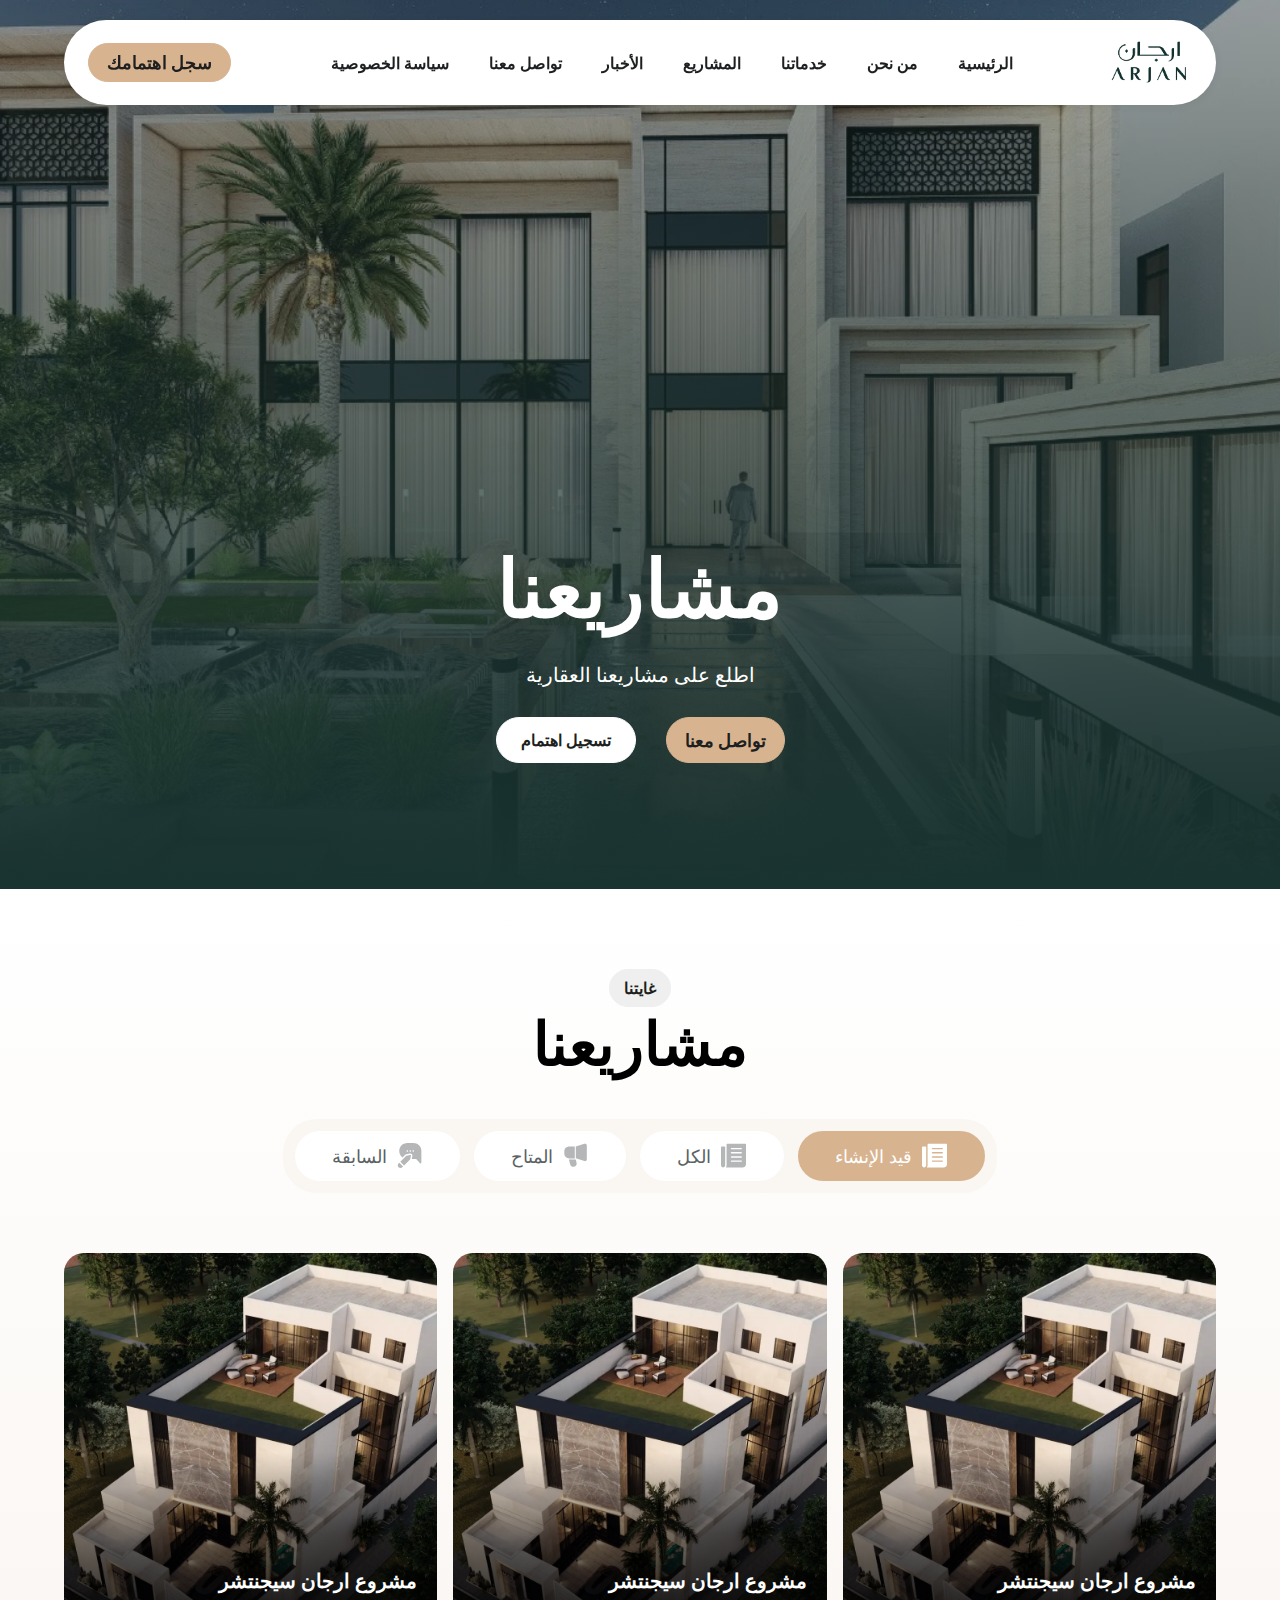
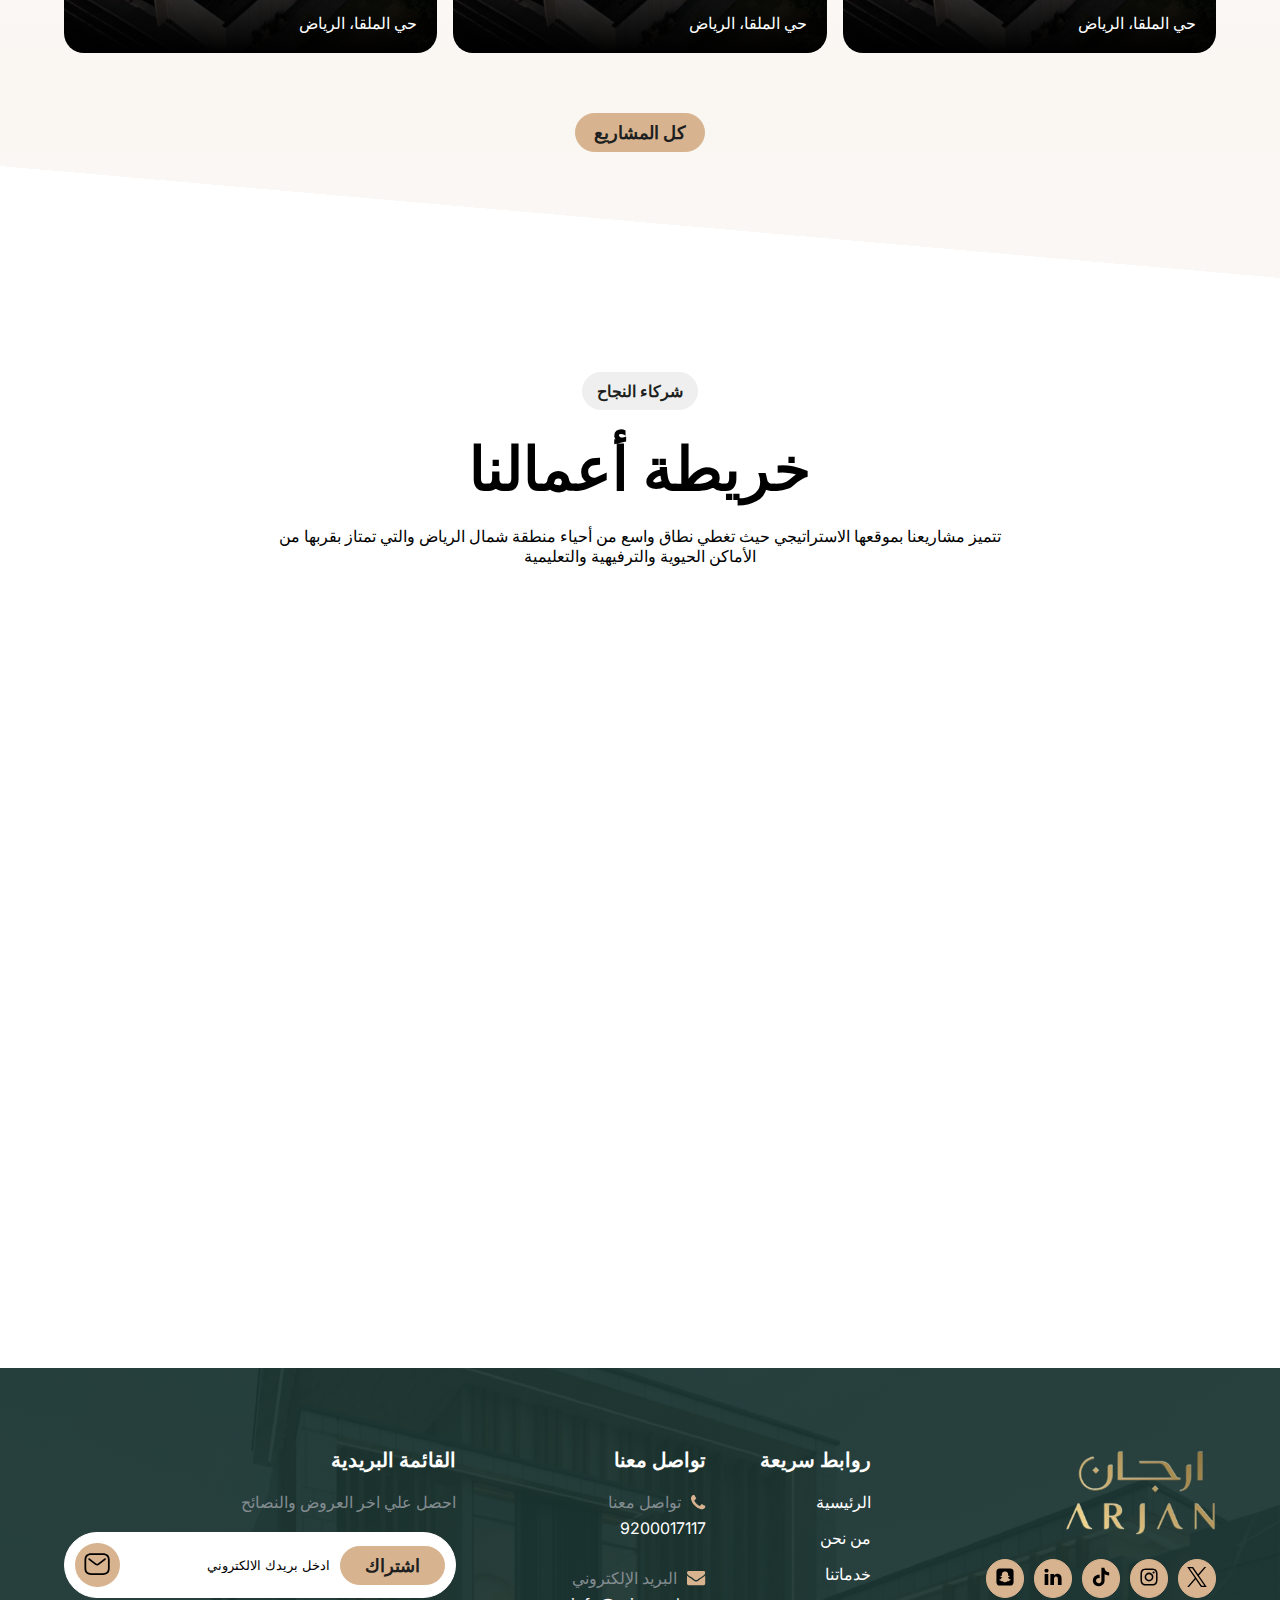
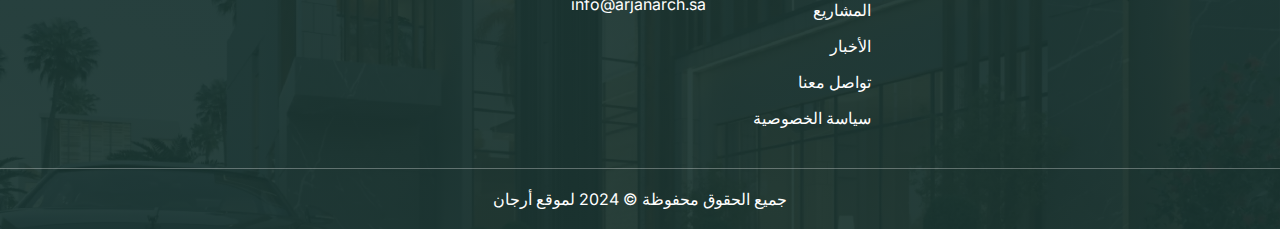
<file: project-listing.html>
<!DOCTYPE html>
<html lang="ar" dir="rtl">
  <head>
    <meta charset="UTF-8" />
    <meta name="viewport" content="width=device-width, initial-scale=1.0" />
    <link rel="stylesheet" href="assets/css/header.css" />
    <link rel="stylesheet" href="assets/css/footer.css" />
    <link rel="stylesheet" href="assets/css/style.css" />
    <link rel="stylesheet" href="assets/css/responsive.css" />
    <title>ARJAN - Project Listing</title>
  </head>
  <body>
    <!-- section header start here -->
    <header class="header-main">
      <div class="container">
        <div class="header-inner-box">
          <!-- logo -->
          <a href="/">
            <img src="assets/img/header-logo.png" alt="Logo" />
          </a>

          <!-- Nav code -->
          <div class="navigation">
            <!-- navbar -->
            <ul class="navbar">
              <li><a href="#">الرئيسية</a></li>
              <li><a href="">من نحن</a></li>
              <li><a href="">خدماتنا</a></li>
              <li><a href="">المشاريع</a></li>
              <li><a href="">الأخبار</a></li>
              <li><a href="">تواصل معنا</a></li>
              <li><a href="">سياسة الخصوصية</a></li>
            </ul>

            <!-- button -->
            <input type="button" class="btn-skin" value="سجل اهتمامك" />
          </div>

          <!-- hamburger -->
          <label class="hamburger" for="burger">
            <input class="checkbox" type="checkbox" id="burger" />
            <svg fill="none" viewBox="0 0 50 50" height="50" width="50">
              <path
                class="lineTop line"
                stroke-linecap="round"
                stroke-width="4"
                stroke="black"
                d="M6 11L44 11"></path>
              <path
                stroke-linecap="round"
                stroke-width="4"
                stroke="black"
                d="M6 24H43"
                class="lineMid line"></path>
              <path
                stroke-linecap="round"
                stroke-width="4"
                stroke="black"
                d="M6 37H43"
                class="lineBottom line"></path>
            </svg>
          </label>
        </div>
      </div>
    </header>
    <!-- section header end here -->

    <!-- body -->
    <section
      style="
        background-image: linear-gradient(#1933304d, #193330),
          url('assets/img/f0f4ba2af8e27efd1e91e974293cf02853c17cae.webp');
      "
      class="hero-section">
      <div class="container">
        <div class="inner-hero-box">
          <h1 class="text-h1 white text-center">مشاريعنا</h1>
          <span class="text-para-hero white">اطلع على مشاريعنا العقارية</span>
          <!-- cta buttons -->
          <div class="cta">
            <input
              type="button"
              class="btn-skin btn-skin-hero"
              value="تواصل معنا" />
            <input type="button" class="btn-white" value="تسجيل اهتمام" />
          </div>
        </div>
      </div>
    </section>

    <!-- Our projects -->
    <section class="our-project sm-pt-40">
      <div class="container">
        <div class="inner-our-project">
          <span class="fakeBtn-gray">غايتنا</span>
          <h2 class="text-h2 black">مشاريعنا</h2>

          <!-- tab cards -->
          <div class="tabs">
            <div role="tablist" class="all-tabs">
              <button
                role="tab"
                id="tab-1"
                aria-selected="true"
                aria-controls="tabpanel-1">
                <svg
                  width="26"
                  height="26"
                  viewBox="0 0 26 26"
                  fill="none"
                  xmlns="http://www.w3.org/2000/svg">
                  <mask
                    id="mask0_179_376"
                    style="mask-type: luminance"
                    maskUnits="userSpaceOnUse"
                    x="0"
                    y="0"
                    width="26"
                    height="26">
                    <path d="M25.1194 0H0V25.1194H25.1194V0Z" fill="white" />
                  </mask>
                  <g mask="url(#mask0_179_376)">
                    <path
                      d="M24.4225 0.719971H6.28075C5.89542 0.719971 5.5829 1.03248 5.5829 1.41782V22.3507C5.58035 23.1077 5.32916 23.8435 4.86768 24.4439H21.6317C23.5574 24.4419 25.1183 22.8811 25.1202 20.955V1.41782C25.1202 1.03248 24.8079 0.719971 24.4225 0.719971ZM20.2359 18.8616H10.4673C10.082 18.8616 9.76946 18.5494 9.76946 18.164C9.76946 17.7788 10.082 17.4663 10.4673 17.4663H20.2359C20.6212 17.4663 20.9337 17.7788 20.9337 18.164C20.9337 18.5494 20.6212 18.8616 20.2359 18.8616ZM20.2359 14.6751H10.4673C10.082 14.6751 9.76946 14.3629 9.76946 13.9775C9.76946 13.5922 10.082 13.2797 10.4673 13.2797H20.2359C20.6212 13.2797 20.9337 13.5922 20.9337 13.9775C20.9337 14.3629 20.6212 14.6751 20.2359 14.6751ZM20.2359 10.4885H10.4673C10.082 10.4885 9.76946 10.1763 9.76946 9.79096C9.76946 9.40563 10.082 9.09311 10.4673 9.09311H20.2359C20.6212 9.09311 20.9337 9.40563 20.9337 9.79096C20.9337 10.1763 20.6212 10.4885 20.2359 10.4885ZM20.2359 6.30198H10.4673C10.082 6.30198 9.76946 5.98973 9.76946 5.60439C9.76946 5.21905 10.082 4.90654 10.4673 4.90654H20.2359C20.6212 4.90654 20.9337 5.21905 20.9337 5.60439C20.9337 5.98973 20.6212 6.30198 20.2359 6.30198Z"
                      fill="#B4B6B8" />
                    <path
                      d="M3.48873 3.51123H0.697846C0.312511 3.51123 0 3.82348 0 4.20883V22.3507C0 23.5068 0.937278 24.4441 2.09329 24.4441C3.24929 24.4441 4.18657 23.5068 4.18657 22.3507V4.20883C4.18657 3.82348 3.87406 3.51123 3.48873 3.51123Z"
                      fill="#B4B6B8" />
                  </g>
                </svg>
                قيد الإنشاء
              </button>
              <button
                role="tab"
                id="tab-2"
                aria-selected="false"
                aria-controls="tabpanel-2"
                tabindex="-1">
                <svg
                  width="26"
                  height="26"
                  viewBox="0 0 26 26"
                  fill="none"
                  xmlns="http://www.w3.org/2000/svg">
                  <mask
                    id="mask0_179_376"
                    style="mask-type: luminance"
                    maskUnits="userSpaceOnUse"
                    x="0"
                    y="0"
                    width="26"
                    height="26">
                    <path d="M25.1194 0H0V25.1194H25.1194V0Z" fill="white" />
                  </mask>
                  <g mask="url(#mask0_179_376)">
                    <path
                      d="M24.4225 0.719971H6.28075C5.89542 0.719971 5.5829 1.03248 5.5829 1.41782V22.3507C5.58035 23.1077 5.32916 23.8435 4.86768 24.4439H21.6317C23.5574 24.4419 25.1183 22.8811 25.1202 20.955V1.41782C25.1202 1.03248 24.8079 0.719971 24.4225 0.719971ZM20.2359 18.8616H10.4673C10.082 18.8616 9.76946 18.5494 9.76946 18.164C9.76946 17.7788 10.082 17.4663 10.4673 17.4663H20.2359C20.6212 17.4663 20.9337 17.7788 20.9337 18.164C20.9337 18.5494 20.6212 18.8616 20.2359 18.8616ZM20.2359 14.6751H10.4673C10.082 14.6751 9.76946 14.3629 9.76946 13.9775C9.76946 13.5922 10.082 13.2797 10.4673 13.2797H20.2359C20.6212 13.2797 20.9337 13.5922 20.9337 13.9775C20.9337 14.3629 20.6212 14.6751 20.2359 14.6751ZM20.2359 10.4885H10.4673C10.082 10.4885 9.76946 10.1763 9.76946 9.79096C9.76946 9.40563 10.082 9.09311 10.4673 9.09311H20.2359C20.6212 9.09311 20.9337 9.40563 20.9337 9.79096C20.9337 10.1763 20.6212 10.4885 20.2359 10.4885ZM20.2359 6.30198H10.4673C10.082 6.30198 9.76946 5.98973 9.76946 5.60439C9.76946 5.21905 10.082 4.90654 10.4673 4.90654H20.2359C20.6212 4.90654 20.9337 5.21905 20.9337 5.60439C20.9337 5.98973 20.6212 6.30198 20.2359 6.30198Z"
                      fill="#B4B6B8" />
                    <path
                      d="M3.48873 3.51123H0.697846C0.312511 3.51123 0 3.82348 0 4.20883V22.3507C0 23.5068 0.937278 24.4441 2.09329 24.4441C3.24929 24.4441 4.18657 23.5068 4.18657 22.3507V4.20883C4.18657 3.82348 3.87406 3.51123 3.48873 3.51123Z"
                      fill="#B4B6B8" />
                  </g>
                </svg>
                الكل
              </button>
              <button
                role="tab"
                id="tab-3"
                aria-selected="false"
                aria-controls="tabpanel-3"
                tabindex="-1">
                <svg
                  width="26"
                  height="26"
                  viewBox="0 0 26 26"
                  fill="none"
                  xmlns="http://www.w3.org/2000/svg">
                  <path
                    d="M11.7736 3.40088V15.4373H6.27868C4.96015 15.4373 3.69562 14.9135 2.76326 13.9811C1.83091 13.0488 1.30713 11.7843 1.30713 10.4657V8.37243C1.30713 7.05389 1.83091 5.78936 2.76326 4.85702C3.69562 3.92466 4.96015 3.40088 6.27868 3.40088H11.7736Z"
                    fill="#B4B6B8" />
                  <path
                    d="M23.0473 1.01233C22.8119 0.84293 22.5396 0.731909 22.2528 0.688419C21.9659 0.644926 21.6729 0.670211 21.3979 0.762185L12.8154 3.62057V15.2195L21.3979 18.0779C21.5845 18.1407 21.7799 18.1724 21.9767 18.1721C22.2173 18.1723 22.4556 18.1252 22.6779 18.0334C22.9002 17.9414 23.1022 17.8066 23.2725 17.6366C23.4426 17.4666 23.5777 17.2647 23.6698 17.0425C23.762 16.8203 23.8093 16.582 23.8093 16.3415V2.49857C23.8092 2.20819 23.7401 1.92201 23.6075 1.6636C23.4751 1.40521 23.2831 1.18198 23.0473 1.01233Z"
                    fill="#B4B6B8" />
                  <path
                    d="M12.9767 22.5344C12.5926 23.0255 12.0782 23.3987 11.4922 23.6116C10.9062 23.8246 10.2722 23.8686 9.6624 23.7388C9.05258 23.6089 8.49151 23.3106 8.04307 22.8774C7.59464 22.4443 7.27687 21.8938 7.126 21.2888L5.92236 16.4639C6.04014 16.4813 6.15922 16.4883 6.27822 16.4848H12.7779L13.5733 19.677C13.6976 20.1674 13.7085 20.6795 13.6051 21.1747C13.5017 21.6697 13.2868 22.1348 12.9767 22.5344Z"
                    fill="#B4B6B8" />
                </svg>
                المتاح
              </button>
              <button
                role="tab"
                id="tab-4"
                aria-selected="false"
                aria-controls="tabpanel-4"
                tabindex="-1">
                <svg
                  width="26"
                  height="26"
                  viewBox="0 0 26 26"
                  fill="none"
                  xmlns="http://www.w3.org/2000/svg">
                  <path
                    d="M22.031 2.35062C20.5183 0.834828 18.506 0 16.3645 0H10.2553C5.84115 0 2.25 3.59115 2.25 8.00535C2.25 10.6643 3.55341 13.0242 5.55451 14.4808L8.22087 11.8145C8.52412 11.5112 8.90611 11.3041 9.32562 11.2155L12.7622 10.4892C12.9118 10.4576 13.0656 10.4414 13.2187 10.4414C13.8083 10.4414 14.3626 10.671 14.7795 11.0879C15.3093 11.6173 15.5335 12.3712 15.379 13.1045L14.7665 16.0105H19.1561L23.0679 20.2084C23.496 20.6977 24.3615 20.3553 24.3422 19.7085L24.3698 8.02198C24.3743 5.8806 23.5437 3.86647 22.031 2.35062ZM10.366 8.77703C9.81777 8.78199 9.45269 8.17598 9.71743 7.69474C10.0022 7.14962 10.8145 7.18945 11.0455 7.7595C11.2505 8.23289 10.8812 8.78414 10.366 8.77703ZM13.3097 8.77703C12.7946 8.7841 12.425 8.23284 12.6302 7.75955C12.8791 7.15717 13.7403 7.15717 13.9892 7.75955C14.1944 8.23275 13.8247 8.78414 13.3097 8.77703ZM16.2534 8.77703C15.7381 8.78399 15.3691 8.23298 15.5739 7.75955C15.8229 7.15717 16.6839 7.15717 16.9328 7.75955C17.138 8.23284 16.7684 8.78414 16.2534 8.77703Z"
                    fill="#B4B6B8" />
                  <path
                    d="M13.7384 12.1285C13.5624 11.9526 13.3094 11.8775 13.066 11.929L9.62929 12.6553C9.48981 12.6848 9.3619 12.7542 9.26108 12.855L3.35742 18.7586L7.11017 22.5114L13.0139 16.6077C13.1148 16.5068 13.1842 16.3787 13.2136 16.2391L13.9382 12.8008C13.9896 12.5573 13.9144 12.3044 13.7384 12.1285Z"
                    fill="#B4B6B8" />
                  <path
                    d="M1.52599 20.5907C0.491336 21.6253 0.491336 23.3088 1.52599 24.3434C2.04329 24.8608 2.72285 25.1194 3.40234 25.1194C4.08184 25.1194 4.76139 24.8608 5.27875 24.3436L6.06976 23.5525L2.31701 19.7998L1.52599 20.5907Z"
                    fill="#B4B6B8" />
                </svg>
                السابقة
              </button>
            </div>
            <div class="tabpanels">
              <div
                role="tabpanel"
                id="tabpanel-1"
                aria-labelledby="tab-1"
                tabindex="0">
                <div class="tabpanel-content">
                  <!-- single card -->
                  <div
                    class="tab-single-card"
                    style="
                      background-image: linear-gradient(
                          transparent 50%,
                          rgba(0, 0, 0, 0.5) 70%,
                          black
                        ),
                        url('assets/img/9066e0fccd985fdd82977eab6a1a7ce04fd15184.webp');
                    ">
                    <div class="tab-card-info">
                      <span class="text-h5 white">مشروع ارجان سيجنتشر</span>
                      <p class="text-para white">حي الملقا، الرياض</p>
                    </div>
                  </div>
                  <!-- single card -->

                  <!-- single card -->
                  <div
                    class="tab-single-card"
                    style="
                      background-image: linear-gradient(
                          transparent 50%,
                          rgba(0, 0, 0, 0.5) 70%,
                          black
                        ),
                        url('assets/img/9066e0fccd985fdd82977eab6a1a7ce04fd15184.webp');
                    ">
                    <div class="tab-card-info">
                      <span class="text-h5 white">مشروع ارجان سيجنتشر</span>
                      <p class="text-para white">حي الملقا، الرياض</p>
                    </div>
                  </div>
                  <!-- single card -->

                  <!-- single card -->
                  <div
                    class="tab-single-card"
                    style="
                      background-image: linear-gradient(
                          transparent 50%,
                          rgba(0, 0, 0, 0.5) 70%,
                          black
                        ),
                        url('assets/img/9066e0fccd985fdd82977eab6a1a7ce04fd15184.webp');
                    ">
                    <div class="tab-card-info">
                      <span class="text-h5 white">مشروع ارجان سيجنتشر</span>
                      <p class="text-para white">حي الملقا، الرياض</p>
                    </div>
                  </div>
                  <!-- single card -->

                  <!-- single card -->
                  <div
                    class="tab-single-card"
                    style="
                      background-image: linear-gradient(
                          transparent 50%,
                          rgba(0, 0, 0, 0.5) 70%,
                          black
                        ),
                        url('assets/img/9066e0fccd985fdd82977eab6a1a7ce04fd15184.webp');
                    ">
                    <div class="tab-card-info">
                      <span class="text-h5 white">مشروع ارجان سيجنتشر</span>
                      <p class="text-para white">حي الملقا، الرياض</p>
                    </div>
                  </div>
                  <!-- single card -->

                  <!-- single card -->
                  <div
                    class="tab-single-card"
                    style="
                      background-image: linear-gradient(
                          transparent 50%,
                          rgba(0, 0, 0, 0.5) 70%,
                          black
                        ),
                        url('assets/img/9066e0fccd985fdd82977eab6a1a7ce04fd15184.webp');
                    ">
                    <div class="tab-card-info">
                      <span class="text-h5 white">مشروع ارجان سيجنتشر</span>
                      <p class="text-para white">حي الملقا، الرياض</p>
                    </div>
                  </div>
                  <!-- single card -->

                  <!-- single card -->
                  <div
                    class="tab-single-card"
                    style="
                      background-image: linear-gradient(
                          transparent 50%,
                          rgba(0, 0, 0, 0.5) 70%,
                          black
                        ),
                        url('assets/img/9066e0fccd985fdd82977eab6a1a7ce04fd15184.webp');
                    ">
                    <div class="tab-card-info">
                      <span class="text-h5 white">مشروع ارجان سيجنتشر</span>
                      <p class="text-para white">حي الملقا، الرياض</p>
                    </div>
                  </div>
                  <!-- single card -->

                  <!-- single card -->
                  <div
                    class="tab-single-card"
                    style="
                      background-image: linear-gradient(
                          transparent 50%,
                          rgba(0, 0, 0, 0.5) 70%,
                          black
                        ),
                        url('assets/img/9066e0fccd985fdd82977eab6a1a7ce04fd15184.webp');
                    ">
                    <div class="tab-card-info">
                      <span class="text-h5 white">مشروع ارجان سيجنتشر</span>
                      <p class="text-para white">حي الملقا، الرياض</p>
                    </div>
                  </div>
                  <!-- single card -->
                </div>
              </div>
              <div role="tabpanel" id="tabpanel-2" aria-labelledby="tab-2">
                <div class="tabpanel-content">
                  <!-- single card -->
                  <div
                    class="tab-single-card"
                    style="
                      background-image: linear-gradient(
                          transparent 50%,
                          rgba(0, 0, 0, 0.5) 70%,
                          black
                        ),
                        url('assets/img/870e0d153f7b61602d8ebf59885875d4314eb228.webp');
                    ">
                    <div class="tab-card-info">
                      <span class="text-h5 white">مشروع ارجان سيجنتشر</span>
                      <p class="text-para white">حي الملقا، الرياض</p>
                    </div>
                  </div>
                  <!-- single card -->

                  <!-- single card -->
                  <div
                    class="tab-single-card"
                    style="
                      background-image: linear-gradient(
                          transparent 50%,
                          rgba(0, 0, 0, 0.5) 70%,
                          black
                        ),
                        url('assets/img/870e0d153f7b61602d8ebf59885875d4314eb228.webp');
                    ">
                    <div class="tab-card-info">
                      <span class="text-h5 white">مشروع ارجان سيجنتشر</span>
                      <p class="text-para white">حي الملقا، الرياض</p>
                    </div>
                  </div>
                  <!-- single card -->

                  <!-- single card -->
                  <div
                    class="tab-single-card"
                    style="
                      background-image: linear-gradient(
                          transparent 50%,
                          rgba(0, 0, 0, 0.5) 70%,
                          black
                        ),
                        url('assets/img/870e0d153f7b61602d8ebf59885875d4314eb228.webp');
                    ">
                    <div class="tab-card-info">
                      <span class="text-h5 white">مشروع ارجان سيجنتشر</span>
                      <p class="text-para white">حي الملقا، الرياض</p>
                    </div>
                  </div>
                  <!-- single card -->

                  <!-- single card -->
                  <div
                    class="tab-single-card"
                    style="
                      background-image: linear-gradient(
                          transparent 50%,
                          rgba(0, 0, 0, 0.5) 70%,
                          black
                        ),
                        url('assets/img/870e0d153f7b61602d8ebf59885875d4314eb228.webp');
                    ">
                    <div class="tab-card-info">
                      <span class="text-h5 white">مشروع ارجان سيجنتشر</span>
                      <p class="text-para white">حي الملقا، الرياض</p>
                    </div>
                  </div>
                  <!-- single card -->

                  <!-- single card -->
                  <div
                    class="tab-single-card"
                    style="
                      background-image: linear-gradient(
                          transparent 50%,
                          rgba(0, 0, 0, 0.5) 70%,
                          black
                        ),
                        url('assets/img/870e0d153f7b61602d8ebf59885875d4314eb228.webp');
                    ">
                    <div class="tab-card-info">
                      <span class="text-h5 white">مشروع ارجان سيجنتشر</span>
                      <p class="text-para white">حي الملقا، الرياض</p>
                    </div>
                  </div>
                  <!-- single card -->

                  <!-- single card -->
                  <div
                    class="tab-single-card"
                    style="
                      background-image: linear-gradient(
                          transparent 50%,
                          rgba(0, 0, 0, 0.5) 70%,
                          black
                        ),
                        url('assets/img/870e0d153f7b61602d8ebf59885875d4314eb228.webp');
                    ">
                    <div class="tab-card-info">
                      <span class="text-h5 white">مشروع ارجان سيجنتشر</span>
                      <p class="text-para white">حي الملقا، الرياض</p>
                    </div>
                  </div>
                  <!-- single card -->

                  <!-- single card -->
                  <div
                    class="tab-single-card"
                    style="
                      background-image: linear-gradient(
                          transparent 50%,
                          rgba(0, 0, 0, 0.5) 70%,
                          black
                        ),
                        url('assets/img/870e0d153f7b61602d8ebf59885875d4314eb228.webp');
                    ">
                    <div class="tab-card-info">
                      <span class="text-h5 white">مشروع ارجان سيجنتشر</span>
                      <p class="text-para white">حي الملقا، الرياض</p>
                    </div>
                  </div>
                  <!-- single card -->
                </div>
              </div>
              <div role="tabpanel" id="tabpanel-3" aria-labelledby="tab-3">
                <div class="tabpanel-content">
                  <!-- single card -->
                  <div
                    class="tab-single-card"
                    style="
                      background-image: linear-gradient(
                          transparent 50%,
                          rgba(0, 0, 0, 0.5) 70%,
                          black
                        ),
                        url('assets/img/8bc7d4d5606b729de109391b8e5694d6d7c7f838.webp');
                    ">
                    <div class="tab-card-info">
                      <span class="text-h5 white">مشروع ارجان سيجنتشر</span>
                      <p class="text-para white">حي الملقا، الرياض</p>
                    </div>
                  </div>
                  <!-- single card -->

                  <!-- single card -->
                  <div
                    class="tab-single-card"
                    style="
                      background-image: linear-gradient(
                          transparent 50%,
                          rgba(0, 0, 0, 0.5) 70%,
                          black
                        ),
                        url('assets/img/8bc7d4d5606b729de109391b8e5694d6d7c7f838.webp');
                    ">
                    <div class="tab-card-info">
                      <span class="text-h5 white">مشروع ارجان سيجنتشر</span>
                      <p class="text-para white">حي الملقا، الرياض</p>
                    </div>
                  </div>
                  <!-- single card -->

                  <!-- single card -->
                  <div
                    class="tab-single-card"
                    style="
                      background-image: linear-gradient(
                          transparent 50%,
                          rgba(0, 0, 0, 0.5) 70%,
                          black
                        ),
                        url('assets/img/8bc7d4d5606b729de109391b8e5694d6d7c7f838.webp');
                    ">
                    <div class="tab-card-info">
                      <span class="text-h5 white">مشروع ارجان سيجنتشر</span>
                      <p class="text-para white">حي الملقا، الرياض</p>
                    </div>
                  </div>
                  <!-- single card -->

                  <!-- single card -->
                  <div
                    class="tab-single-card"
                    style="
                      background-image: linear-gradient(
                          transparent 50%,
                          rgba(0, 0, 0, 0.5) 70%,
                          black
                        ),
                        url('assets/img/8bc7d4d5606b729de109391b8e5694d6d7c7f838.webp');
                    ">
                    <div class="tab-card-info">
                      <span class="text-h5 white">مشروع ارجان سيجنتشر</span>
                      <p class="text-para white">حي الملقا، الرياض</p>
                    </div>
                  </div>
                  <!-- single card -->

                  <!-- single card -->
                  <div
                    class="tab-single-card"
                    style="
                      background-image: linear-gradient(
                          transparent 50%,
                          rgba(0, 0, 0, 0.5) 70%,
                          black
                        ),
                        url('assets/img/8bc7d4d5606b729de109391b8e5694d6d7c7f838.webp');
                    ">
                    <div class="tab-card-info">
                      <span class="text-h5 white">مشروع ارجان سيجنتشر</span>
                      <p class="text-para white">حي الملقا، الرياض</p>
                    </div>
                  </div>
                  <!-- single card -->

                  <!-- single card -->
                  <div
                    class="tab-single-card"
                    style="
                      background-image: linear-gradient(
                          transparent 50%,
                          rgba(0, 0, 0, 0.5) 70%,
                          black
                        ),
                        url('assets/img/8bc7d4d5606b729de109391b8e5694d6d7c7f838.webp');
                    ">
                    <div class="tab-card-info">
                      <span class="text-h5 white">مشروع ارجان سيجنتشر</span>
                      <p class="text-para white">حي الملقا، الرياض</p>
                    </div>
                  </div>
                  <!-- single card -->

                  <!-- single card -->
                  <div
                    class="tab-single-card"
                    style="
                      background-image: linear-gradient(
                          transparent 50%,
                          rgba(0, 0, 0, 0.5) 70%,
                          black
                        ),
                        url('assets/img/8bc7d4d5606b729de109391b8e5694d6d7c7f838.webp');
                    ">
                    <div class="tab-card-info">
                      <span class="text-h5 white">مشروع ارجان سيجنتشر</span>
                      <p class="text-para white">حي الملقا، الرياض</p>
                    </div>
                  </div>
                  <!-- single card -->
                </div>
              </div>
              <div role="tabpanel" id="tabpanel-4" aria-labelledby="tab-4">
                <div class="tabpanel-content">
                  <!-- single card -->
                  <div
                    class="tab-single-card"
                    style="
                      background-image: linear-gradient(
                          transparent 50%,
                          rgba(0, 0, 0, 0.5) 70%,
                          black
                        ),
                        url('assets/img/076453587f705916feb66a325b37a1f2a5ffbfa6.webp');
                    ">
                    <div class="tab-card-info">
                      <span class="text-h5 white">مشروع ارجان سيجنتشر</span>
                      <p class="text-para white">حي الملقا، الرياض</p>
                    </div>
                  </div>
                  <!-- single card -->

                  <!-- single card -->
                  <div
                    class="tab-single-card"
                    style="
                      background-image: linear-gradient(
                          transparent 50%,
                          rgba(0, 0, 0, 0.5) 70%,
                          black
                        ),
                        url('assets/img/076453587f705916feb66a325b37a1f2a5ffbfa6.webp');
                    ">
                    <div class="tab-card-info">
                      <span class="text-h5 white">مشروع ارجان سيجنتشر</span>
                      <p class="text-para white">حي الملقا، الرياض</p>
                    </div>
                  </div>
                  <!-- single card -->

                  <!-- single card -->
                  <div
                    class="tab-single-card"
                    style="
                      background-image: linear-gradient(
                          transparent 50%,
                          rgba(0, 0, 0, 0.5) 70%,
                          black
                        ),
                        url('assets/img/076453587f705916feb66a325b37a1f2a5ffbfa6.webp');
                    ">
                    <div class="tab-card-info">
                      <span class="text-h5 white">مشروع ارجان سيجنتشر</span>
                      <p class="text-para white">حي الملقا، الرياض</p>
                    </div>
                  </div>
                  <!-- single card -->

                  <!-- single card -->
                  <div
                    class="tab-single-card"
                    style="
                      background-image: linear-gradient(
                          transparent 50%,
                          rgba(0, 0, 0, 0.5) 70%,
                          black
                        ),
                        url('assets/img/076453587f705916feb66a325b37a1f2a5ffbfa6.webp');
                    ">
                    <div class="tab-card-info">
                      <span class="text-h5 white">مشروع ارجان سيجنتشر</span>
                      <p class="text-para white">حي الملقا، الرياض</p>
                    </div>
                  </div>
                  <!-- single card -->

                  <!-- single card -->
                  <div
                    class="tab-single-card"
                    style="
                      background-image: linear-gradient(
                          transparent 50%,
                          rgba(0, 0, 0, 0.5) 70%,
                          black
                        ),
                        url('assets/img/076453587f705916feb66a325b37a1f2a5ffbfa6.webp');
                    ">
                    <div class="tab-card-info">
                      <span class="text-h5 white">مشروع ارجان سيجنتشر</span>
                      <p class="text-para white">حي الملقا، الرياض</p>
                    </div>
                  </div>
                  <!-- single card -->

                  <!-- single card -->
                  <div
                    class="tab-single-card"
                    style="
                      background-image: linear-gradient(
                          transparent 50%,
                          rgba(0, 0, 0, 0.5) 70%,
                          black
                        ),
                        url('assets/img/076453587f705916feb66a325b37a1f2a5ffbfa6.webp');
                    ">
                    <div class="tab-card-info">
                      <span class="text-h5 white">مشروع ارجان سيجنتشر</span>
                      <p class="text-para white">حي الملقا، الرياض</p>
                    </div>
                  </div>
                  <!-- single card -->

                  <!-- single card -->
                  <div
                    class="tab-single-card"
                    style="
                      background-image: linear-gradient(
                          transparent 50%,
                          rgba(0, 0, 0, 0.5) 70%,
                          black
                        ),
                        url('assets/img/076453587f705916feb66a325b37a1f2a5ffbfa6.webp');
                    ">
                    <div class="tab-card-info">
                      <span class="text-h5 white">مشروع ارجان سيجنتشر</span>
                      <p class="text-para white">حي الملقا، الرياض</p>
                    </div>
                  </div>
                  <!-- single card -->
                </div>
              </div>
            </div>

            <!-- button -->
            <input type="button" value="كل المشاريع" class="btn-skin margin" />
          </div>
        </div>
      </div>
    </section>

    <!-- Our business map -->
    <section class="our-map">
      <div class="container">
        <div class="inner-map">
          <span class="fakeBtn-gray">شركاء النجاح</span>
          <h2 class="text-h2 black">خريطة أعمالنا</h2>
          <p class="text-para-big black text-center para-pding">
            تتميز مشاريعنا بموقعها الاستراتيجي حيث تغطي نطاق واسع من أحياء منطقة
            شمال الرياض والتي تمتاز بقربها من الأماكن الحيوية والترفيهية
            والتعليمية
          </p>

          <iframe
            src="https://www.google.com/maps/embed?pb=!1m18!1m12!1m3!1d1092.6694268983535!2d46.638431600978905!3d24.82917634018781!2m3!1f0!2f0!3f0!3m2!1i1024!2i768!4f13.1!3m3!1m2!1s0x3e2ee50053df3061%3A0xbd9e34815bed7639!2z2LTYsdmD2Kkg2KPYsdis2KfZhiDYp9mE2YXYudmF2KfYsdmK2Kk!5e1!3m2!1sen!2s!4v1766688813246!5m2!1sen!2s"
            class="googleMap"
            style="border: 0"
            allowfullscreen=""
            loading="lazy"
            referrerpolicy="no-referrer-when-downgrade"></iframe>
        </div>
      </div>
    </section>
    <!-- body -->

    <!-- section footer start here -->
    <footer
      class="footer-main"
      style="
        background-image: linear-gradient(#193330ed, #193330ed),
          url('assets/img/09e602c3f3f69e6823db78035a1eb0cc8c1160dd.webp');
      ">
      <div class="divider">
        <div class="container">
          <div class="footer-inner-box">
            <!-- info -->
            <div class="info footer-logo">
              <!-- logo -->
              <a href="/">
                <img
                  src="assets/img/freepik_br_5cbb2d87-98ea-4cd4-88fc-ef9d2d322e75 3.png"
                  alt="logo" />
              </a>

              <!-- social icons -->
              <div class="social-icons">
                <!-- x -->
                <a href="x">
                  <svg
                    width="20"
                    height="20"
                    viewBox="0 0 20 20"
                    fill="none"
                    xmlns="http://www.w3.org/2000/svg">
                    <path
                      d="M11.8605 8.46429L19.1421 0H17.4166L11.094 7.34942L6.04414 0H0.219727L7.85611 11.1136L0.219727 19.9897H1.94533L8.62219 12.2285L13.9552 19.9897H19.7796L11.8601 8.46429H11.8605ZM9.49707 11.2115L8.72335 10.1049L2.56709 1.29901H5.21753L10.1857 8.40562L10.9594 9.51229L17.4174 18.7498H14.767L9.49707 11.212V11.2115Z"
                      fill="black" />
                  </svg>
                </a>

                <!-- instagram -->
                <a href="instagram">
                  <svg
                    width="18"
                    height="21"
                    viewBox="0 0 18 21"
                    fill="none"
                    xmlns="http://www.w3.org/2000/svg">
                    <path
                      d="M11.1211 12.6211C11.1211 12.6211 11.2676 12.4746 11.5605 12.1816C11.8535 11.8887 12 11.3281 12 10.5C12 9.67188 11.707 8.96484 11.1211 8.37891C10.5352 7.79297 9.82812 7.5 9 7.5C8.17188 7.5 7.46484 7.79297 6.87891 8.37891C6.29297 8.96484 6 9.67188 6 10.5C6 11.3281 6.29297 12.0352 6.87891 12.6211C7.46484 13.207 8.17188 13.5 9 13.5C9.82812 13.5 10.5352 13.207 11.1211 12.6211ZM12.2695 7.23047C12.2695 7.23047 12.4941 7.45508 12.9434 7.9043C13.3926 8.35352 13.6172 9.21875 13.6172 10.5C13.6172 11.7812 13.168 12.8711 12.2695 13.7695C11.3711 14.668 10.2812 15.1172 9 15.1172C7.71875 15.1172 6.62891 14.668 5.73047 13.7695C4.83203 12.8711 4.38281 11.7812 4.38281 10.5C4.38281 9.21875 4.83203 8.12891 5.73047 7.23047C6.62891 6.33203 7.71875 5.88281 9 5.88281C10.2812 5.88281 11.3711 6.33203 12.2695 7.23047ZM14.5664 4.93359C14.5664 4.93359 14.6191 4.98633 14.7246 5.0918C14.8301 5.19727 14.8828 5.39844 14.8828 5.69531C14.8828 5.99219 14.7773 6.24609 14.5664 6.45703C14.3555 6.66797 14.1016 6.77344 13.8047 6.77344C13.5078 6.77344 13.2539 6.66797 13.043 6.45703C12.832 6.24609 12.7266 5.99219 12.7266 5.69531C12.7266 5.39844 12.832 5.14453 13.043 4.93359C13.2539 4.72266 13.5078 4.61719 13.8047 4.61719C14.1016 4.61719 14.3555 4.72266 14.5664 4.93359ZM9.89648 3.11133C9.89648 3.11133 9.76074 3.1123 9.48926 3.11426C9.21777 3.11621 9.05469 3.11719 9 3.11719C8.94531 3.11719 8.64648 3.11523 8.10352 3.11133C7.56055 3.10742 7.14844 3.10742 6.86719 3.11133C6.58594 3.11523 6.20898 3.12695 5.73633 3.14648C5.26367 3.16602 4.86133 3.20508 4.5293 3.26367C4.19727 3.32227 3.91797 3.39453 3.69141 3.48047C3.30078 3.63672 2.95703 3.86328 2.66016 4.16016C2.36328 4.45703 2.13672 4.80078 1.98047 5.19141C1.89453 5.41797 1.82227 5.69727 1.76367 6.0293C1.70508 6.36133 1.66602 6.76367 1.64648 7.23633C1.62695 7.70898 1.61523 8.08594 1.61133 8.36719C1.60742 8.64844 1.60742 9.06055 1.61133 9.60352C1.61523 10.1465 1.61719 10.4453 1.61719 10.5C1.61719 10.5547 1.61523 10.8535 1.61133 11.3965C1.60742 11.9395 1.60742 12.3516 1.61133 12.6328C1.61523 12.9141 1.62695 13.291 1.64648 13.7637C1.66602 14.2363 1.70508 14.6387 1.76367 14.9707C1.82227 15.3027 1.89453 15.582 1.98047 15.8086C2.13672 16.1992 2.36328 16.543 2.66016 16.8398C2.95703 17.1367 3.30078 17.3633 3.69141 17.5195C3.91797 17.6055 4.19727 17.6777 4.5293 17.7363C4.86133 17.7949 5.26367 17.834 5.73633 17.8535C6.20898 17.873 6.58594 17.8848 6.86719 17.8887C7.14844 17.8926 7.56055 17.8926 8.10352 17.8887C8.64648 17.8848 8.94531 17.8828 9 17.8828C9.05469 17.8828 9.35352 17.8848 9.89648 17.8887C10.4395 17.8926 10.8516 17.8926 11.1328 17.8887C11.4141 17.8848 11.791 17.873 12.2637 17.8535C12.7363 17.834 13.1387 17.7949 13.4707 17.7363C13.8027 17.6777 14.082 17.6055 14.3086 17.5195C14.6992 17.3633 15.043 17.1367 15.3398 16.8398C15.6367 16.543 15.8633 16.1992 16.0195 15.8086C16.1055 15.582 16.1777 15.3027 16.2363 14.9707C16.2949 14.6387 16.334 14.2363 16.3535 13.7637C16.373 13.291 16.3848 12.9141 16.3887 12.6328C16.3926 12.3516 16.3926 11.9395 16.3887 11.3965C16.3848 10.8535 16.3828 10.5547 16.3828 10.5C16.3828 10.4453 16.3848 10.1465 16.3887 9.60352C16.3926 9.06055 16.3926 8.64844 16.3887 8.36719C16.3848 8.08594 16.373 7.70898 16.3535 7.23633C16.334 6.76367 16.2949 6.36133 16.2363 6.0293C16.1777 5.69727 16.1055 5.41797 16.0195 5.19141C15.8633 4.80078 15.6367 4.45703 15.3398 4.16016C15.043 3.86328 14.6992 3.63672 14.3086 3.48047C14.082 3.39453 13.8027 3.32227 13.4707 3.26367C13.1387 3.20508 12.7363 3.16602 12.2637 3.14648C11.791 3.12695 11.4141 3.11523 11.1328 3.11133C10.8516 3.10742 10.4395 3.10742 9.89648 3.11133ZM17.9414 6.78516C17.9805 7.47266 18 8.71094 18 10.5C18 12.2891 17.9805 13.5273 17.9414 14.2148C17.8633 15.8398 17.3789 17.0977 16.4883 17.9883C15.5977 18.8789 14.3398 19.3633 12.7148 19.4414C12.0273 19.4805 10.7891 19.5 9 19.5C7.21094 19.5 5.97266 19.4805 5.28516 19.4414C3.66016 19.3633 2.40234 18.8789 1.51172 17.9883C0.621094 17.0977 0.136719 15.8398 0.0585938 14.2148C0.0195312 13.5273 0 12.2891 0 10.5C0 8.71094 0.0195312 7.47266 0.0585938 6.78516C0.136719 5.16016 0.621094 3.90234 1.51172 3.01172C2.40234 2.12109 3.66016 1.63672 5.28516 1.55859C5.97266 1.51953 7.21094 1.5 9 1.5C10.7891 1.5 12.0273 1.51953 12.7148 1.55859C14.3398 1.63672 15.5977 2.12109 16.4883 3.01172C17.3789 3.90234 17.8633 5.16016 17.9414 6.78516Z"
                      fill="black" />
                  </svg>
                </a>

                <!-- tiktok -->
                <a href="tiktok"
                  ><svg
                    width="22"
                    height="22"
                    viewBox="0 0 22 22"
                    fill="none"
                    xmlns="http://www.w3.org/2000/svg">
                    <path
                      d="M11.451 0.707617C12.5764 0.69043 13.6936 0.699367 14.8101 0.69043C14.8472 2.08674 15.4137 3.34349 16.315 4.27437L16.3137 4.27299C17.2837 5.1468 18.546 5.7133 19.9375 5.80955L19.9567 5.81093V9.27318C18.6422 9.24018 17.4061 8.93699 16.2917 8.41587L16.348 8.43924C15.809 8.18005 15.3532 7.91399 14.9201 7.61699L14.9558 7.64037C14.9476 10.1491 14.9641 12.6577 14.9387 15.1575C14.8678 16.4314 14.4443 17.5933 13.7651 18.5634L13.7788 18.5421C12.6431 20.1687 10.8033 21.2364 8.71129 21.2996H8.70166C8.6171 21.3037 8.51741 21.3058 8.41704 21.3058C7.22766 21.3058 6.11597 20.9744 5.1686 20.399L5.1961 20.4148C3.47185 19.3774 2.28247 17.6022 2.06247 15.5377L2.05972 15.5095C2.04254 15.0798 2.03429 14.6501 2.05147 14.2294C2.38835 10.9438 5.1411 8.40212 8.48716 8.40212C8.86322 8.40212 9.23172 8.43443 9.58991 8.49562L9.55141 8.49012C9.5686 9.7613 9.51704 11.0332 9.51704 12.3044C9.22622 12.1992 8.89073 12.138 8.54079 12.138C7.25654 12.138 6.1641 12.9589 5.75985 14.1049L5.75366 14.1256C5.66222 14.4191 5.60929 14.7567 5.60929 15.1059C5.60929 15.2476 5.61822 15.3878 5.63472 15.5253L5.63335 15.5088C5.8616 16.9154 7.06747 17.9769 8.52154 17.9769C8.56348 17.9769 8.60472 17.9762 8.64597 17.9742H8.63979C9.6456 17.9439 10.5187 17.4029 11.0124 16.6033L11.0192 16.5909C11.2028 16.3352 11.3286 16.0258 11.3705 15.6896L11.3712 15.68C11.4572 14.1421 11.4228 12.6131 11.431 11.0751C11.4393 7.61287 11.4228 4.15887 11.4482 0.705555L11.451 0.707617Z"
                      fill="black" />
                  </svg>
                </a>

                <!-- linkedin -->
                <a href="linkedin">
                  <svg
                    width="18"
                    height="21"
                    viewBox="0 0 18 21"
                    fill="none"
                    xmlns="http://www.w3.org/2000/svg">
                    <path
                      d="M4.08984 7.32422V18.9375H0.222656V7.32422H4.08984ZM4.33594 3.73828C4.34375 4.30859 4.14648 4.78516 3.74414 5.16797C3.3418 5.55078 2.8125 5.74219 2.15625 5.74219H2.13281C1.49219 5.74219 0.976562 5.55078 0.585938 5.16797C0.195313 4.78516 0 4.30859 0 3.73828C0 3.16016 0.201172 2.68164 0.603516 2.30273C1.00586 1.92383 1.53125 1.73438 2.17969 1.73438C2.82812 1.73438 3.34766 1.92383 3.73828 2.30273C4.12891 2.68164 4.32812 3.16016 4.33594 3.73828ZM18 12.2812V18.9375H14.1445V12.7266C14.1445 11.9062 13.9863 11.2637 13.6699 10.7988C13.3535 10.334 12.8594 10.1016 12.1875 10.1016C11.6953 10.1016 11.2832 10.2363 10.9512 10.5059C10.6191 10.7754 10.3711 11.1094 10.207 11.5078C10.1211 11.7422 10.0781 12.0586 10.0781 12.457V18.9375H6.22266C6.23828 15.8203 6.24609 13.293 6.24609 11.3555C6.24609 9.41797 6.24219 8.26172 6.23438 7.88672L6.22266 7.32422H10.0781V9.01172H10.0547C10.2109 8.76172 10.3711 8.54297 10.5352 8.35547C10.6992 8.16797 10.9199 7.96484 11.1973 7.74609C11.4746 7.52734 11.8145 7.35742 12.2168 7.23633C12.6191 7.11523 13.0664 7.05469 13.5586 7.05469C14.8945 7.05469 15.9688 7.49805 16.7812 8.38477C17.5938 9.27148 18 10.5703 18 12.2812Z"
                      fill="black" />
                  </svg>
                </a>

                <!-- snap -->
                <a href="snap">
                  <svg
                    width="18"
                    height="21"
                    viewBox="0 0 18 21"
                    fill="none"
                    xmlns="http://www.w3.org/2000/svg">
                    <path
                      d="M15 13.4531C15 13.2812 14.9141 13.1758 14.7422 13.1367C14.2188 13.0273 13.7578 12.8008 13.3594 12.457C12.9609 12.1133 12.6484 11.6875 12.4219 11.1797C12.3672 11.0703 12.3398 10.9727 12.3398 10.8867C12.3398 10.7695 12.416 10.668 12.5684 10.582C12.7207 10.4961 12.8867 10.4297 13.0664 10.3828C13.2461 10.3359 13.4121 10.2559 13.5645 10.1426C13.7168 10.0293 13.793 9.88672 13.793 9.71484C13.793 9.56641 13.7207 9.44336 13.5762 9.3457C13.4316 9.24805 13.2812 9.19922 13.125 9.19922C13.0391 9.19922 12.918 9.23047 12.7617 9.29297C12.6055 9.35547 12.4805 9.38672 12.3867 9.38672C12.3555 9.38672 12.3086 9.37891 12.2461 9.36328C12.2852 8.87109 12.3047 8.42188 12.3047 8.01562C12.3047 7.40625 12.2383 6.96094 12.1055 6.67969C11.8242 6.07031 11.4238 5.5957 10.9043 5.25586C10.3848 4.91602 9.78906 4.74609 9.11719 4.74609C7.57031 4.74609 6.49609 5.39062 5.89453 6.67969C5.75391 6.97656 5.68359 7.42578 5.68359 8.02734C5.68359 8.32422 5.70703 8.76953 5.75391 9.36328C5.67578 9.37891 5.61719 9.38672 5.57812 9.38672C5.49219 9.38672 5.36914 9.35547 5.20898 9.29297C5.04883 9.23047 4.92969 9.19922 4.85156 9.19922C4.69531 9.19922 4.54883 9.24805 4.41211 9.3457C4.27539 9.44336 4.20703 9.57031 4.20703 9.72656C4.20703 9.89062 4.2832 10.0293 4.43555 10.1426C4.58789 10.2559 4.75391 10.3359 4.93359 10.3828C5.11328 10.4297 5.2793 10.4961 5.43164 10.582C5.58398 10.668 5.66016 10.7695 5.66016 10.8867C5.66016 10.9727 5.63281 11.0703 5.57812 11.1797C5.07812 12.2578 4.30469 12.9102 3.25781 13.1367C3.08594 13.1758 3 13.2812 3 13.4531C3 13.8203 3.53906 14.0898 4.61719 14.2617C4.63281 14.3008 4.65625 14.4023 4.6875 14.5664C4.71875 14.7305 4.76172 14.8496 4.81641 14.9238C4.87109 14.998 4.96094 15.0352 5.08594 15.0352C5.1875 15.0352 5.33789 15.0156 5.53711 14.9766C5.73633 14.9375 5.88672 14.918 5.98828 14.918C6.26172 14.918 6.52539 14.9766 6.7793 15.0938C7.0332 15.2109 7.24609 15.3379 7.41797 15.4746C7.58984 15.6113 7.81445 15.7383 8.0918 15.8555C8.36914 15.9727 8.66797 16.0312 8.98828 16.0312C9.32422 16.0312 9.63281 15.9727 9.91406 15.8555C10.1953 15.7383 10.4199 15.6113 10.5879 15.4746C10.7559 15.3379 10.9668 15.2109 11.2207 15.0938C11.4746 14.9766 11.7383 14.918 12.0117 14.918C12.1133 14.918 12.2656 14.9355 12.4688 14.9707C12.6719 15.0059 12.8242 15.0234 12.9258 15.0234C13.043 15.0234 13.1309 14.9863 13.1895 14.9121C13.248 14.8379 13.293 14.7168 13.3242 14.5488C13.3555 14.3809 13.375 14.2852 13.3828 14.2617C14.4609 14.0898 15 13.8203 15 13.4531ZM18 4.875V16.125C18 17.0547 17.6699 17.8496 17.0098 18.5098C16.3496 19.1699 15.5547 19.5 14.625 19.5H3.375C2.44531 19.5 1.65039 19.1699 0.990234 18.5098C0.330078 17.8496 0 17.0547 0 16.125V4.875C0 3.94531 0.330078 3.15039 0.990234 2.49023C1.65039 1.83008 2.44531 1.5 3.375 1.5H14.625C15.5547 1.5 16.3496 1.83008 17.0098 2.49023C17.6699 3.15039 18 3.94531 18 4.875Z"
                      fill="black" />
                  </svg>
                </a>
              </div>
            </div>
            <div class="info-container">
              <!-- info -->
              <div class="info">
                <h5 class="text-h5 white">روابط سريعة</h5>
                <!-- navbar -->
                <ul class="navbar-footer white">
                  <li><a href="">سياسة الخصوصية</a></li>
                  <li><a href="">تواصل معنا</a></li>
                  <li><a href="">الأخبار</a></li>
                  <li><a href="">المشاريع</a></li>
                  <li><a href="">خدماتنا</a></li>
                  <li><a href="">من نحن</a></li>
                  <li><a href="#">الرئيسية</a></li>
                </ul>
              </div>

              <!-- info -->
              <div class="info">
                <h5 class="text-h5 white">تواصل معنا</h5>
                <!-- user-info -->
                <div class="contact-container">
                  <div class="icon-box">
                    <div>
                      <svg
                        width="15"
                        height="15"
                        viewBox="0 0 15 15"
                        fill="none"
                        xmlns="http://www.w3.org/2000/svg">
                        <path
                          d="M14.2966 11.2913C14.2966 11.4741 14.2627 11.7127 14.195 12.0072C14.1274 12.3016 14.0563 12.5335 13.9818 12.7027C13.8397 13.0412 13.4267 13.4 12.743 13.779C12.1067 14.1243 11.4772 14.2969 10.8544 14.2969C10.6717 14.2969 10.4923 14.285 10.3163 14.2613C10.1403 14.2376 9.94567 14.1953 9.73244 14.1344C9.51921 14.0735 9.36013 14.0244 9.25521 13.9872C9.15029 13.95 8.96244 13.8806 8.69167 13.779C8.4209 13.6775 8.25506 13.6166 8.19413 13.5963C7.53075 13.3593 6.93844 13.0784 6.41722 12.7535C5.55753 12.2187 4.66399 11.4877 3.73661 10.5603C2.80922 9.63289 2.07815 8.73935 1.54338 7.87966C1.21846 7.35843 0.937536 6.76612 0.700614 6.10274C0.680306 6.04182 0.619383 5.87597 0.517845 5.6052C0.416307 5.33444 0.346922 5.14659 0.309692 5.04167C0.272461 4.93674 0.223384 4.77767 0.162461 4.56444C0.101538 4.35121 0.0592306 4.15659 0.0355384 3.98059C0.0118461 3.80459 0 3.62521 0 3.44244C0 2.81967 0.172615 2.19014 0.517845 1.55383C0.896921 0.870138 1.25569 0.457216 1.59415 0.315063C1.76338 0.240602 1.99523 0.169524 2.28969 0.101832C2.58415 0.0341406 2.82276 0.000293732 3.00553 0.000293732C3.1003 0.000293732 3.17138 0.0104475 3.21876 0.030756C3.34061 0.0713711 3.51999 0.328601 3.75691 0.802446C3.83138 0.931061 3.93291 1.11383 4.06153 1.35075C4.19014 1.58768 4.30861 1.8026 4.41691 1.99552C4.52522 2.18844 4.63014 2.36952 4.73168 2.53875C4.75199 2.56583 4.81122 2.65044 4.90937 2.79259C5.00753 2.93475 5.0803 3.0549 5.12768 3.15306C5.17506 3.25121 5.19876 3.34767 5.19876 3.44244C5.19876 3.57782 5.1023 3.74705 4.90937 3.95013C4.71645 4.15321 4.5066 4.33936 4.27984 4.50859C4.05307 4.67782 3.84322 4.85721 3.6503 5.04674C3.45738 5.23628 3.36091 5.39197 3.36091 5.51382C3.36091 5.57474 3.37784 5.6509 3.41168 5.74228C3.44553 5.83366 3.4743 5.90305 3.49799 5.95043C3.52168 5.99782 3.56907 6.07905 3.64015 6.19413C3.71122 6.3092 3.75014 6.37351 3.75691 6.38705C4.27137 7.31443 4.8603 8.10981 5.52368 8.7732C6.18706 9.43658 6.98244 10.0255 7.90983 10.54C7.92337 10.5467 7.98767 10.5857 8.10275 10.6567C8.21783 10.7278 8.29906 10.7752 8.34644 10.7989C8.39383 10.8226 8.46321 10.8513 8.55459 10.8852C8.64598 10.919 8.72213 10.936 8.78306 10.936C8.9049 10.936 9.06059 10.8395 9.25013 10.6466C9.43967 10.4537 9.61905 10.2438 9.78828 10.017C9.95751 9.79027 10.1437 9.58042 10.3467 9.3875C10.5498 9.19458 10.7191 9.09812 10.8544 9.09812C10.9492 9.09812 11.0457 9.12181 11.1438 9.1692C11.242 9.21658 11.3621 9.28935 11.5043 9.3875C11.6464 9.48566 11.731 9.54489 11.7581 9.56519C11.9274 9.66673 12.1084 9.77166 12.3014 9.87996C12.4943 9.98827 12.7092 10.1067 12.9461 10.2353C13.183 10.364 13.3658 10.4655 13.4944 10.54C13.9683 10.7769 14.2255 10.9563 14.2661 11.0781C14.2864 11.1255 14.2966 11.1966 14.2966 11.2913Z"
                          fill="#D8B38F" />
                      </svg>
                      <span class="text-para gray">تواصل معنا</span>
                    </div>
                    <a href="tel:9200017117">
                      <span class="text-para white">9200017117</span>
                    </a>
                  </div>
                  <!-- user-info -->
                  <div class="icon-box">
                    <div>
                      <svg
                        width="19"
                        height="15"
                        viewBox="0 0 19 15"
                        fill="none"
                        xmlns="http://www.w3.org/2000/svg">
                        <path
                          d="M18.1956 4.61013V12.6723C18.1956 13.119 18.0366 13.5015 17.7184 13.8196C17.4003 14.1378 17.0178 14.2969 16.571 14.2969H1.62461C1.17784 14.2969 0.795383 14.1378 0.47723 13.8196C0.159077 13.5015 0 13.119 0 12.6723V4.61013C0.297845 4.94182 0.639691 5.23628 1.02554 5.49351C3.47599 7.15874 5.15814 8.32643 6.07199 8.99658C6.45783 9.28089 6.77091 9.50258 7.01121 9.66166C7.25152 9.82073 7.57137 9.98319 7.97075 10.149C8.37013 10.3149 8.74244 10.3978 9.08767 10.3978H9.09782H9.10798C9.45321 10.3978 9.82551 10.3149 10.2249 10.149C10.6243 9.98319 10.9441 9.82073 11.1844 9.66166C11.4247 9.50258 11.7378 9.28089 12.1237 8.99658C13.2744 8.16397 14.96 6.99628 17.1803 5.49351C17.5661 5.22951 17.9046 4.93505 18.1956 4.61013ZM18.1956 1.62491C18.1956 2.15967 18.0298 2.67075 17.6981 3.15813C17.3664 3.64552 16.9535 4.06182 16.4593 4.40705C13.9141 6.17382 12.3301 7.27382 11.7074 7.70704C11.6397 7.75443 11.4958 7.85766 11.2758 8.01674C11.0558 8.17581 10.8731 8.30443 10.7275 8.40258C10.582 8.50074 10.406 8.61073 10.1995 8.73258C9.99305 8.85443 9.79844 8.94581 9.61567 9.00673C9.4329 9.06766 9.26367 9.09812 9.10798 9.09812H9.09782H9.08767C8.93198 9.09812 8.76275 9.06766 8.57998 9.00673C8.39721 8.94581 8.2026 8.85443 7.99613 8.73258C7.78967 8.61073 7.61367 8.50074 7.46814 8.40258C7.3226 8.30443 7.13983 8.17581 6.91983 8.01674C6.69983 7.85766 6.55598 7.75443 6.48829 7.70704C5.87229 7.27382 4.98553 6.65612 3.82799 5.85397C2.67046 5.05182 1.97661 4.56951 1.74646 4.40705C1.32677 4.12275 0.930767 3.73182 0.55846 3.23429C0.186153 2.73675 0 2.27475 0 1.84829C0 1.32029 0.140461 0.880292 0.421384 0.528293C0.702306 0.176293 1.10338 0.000293732 1.62461 0.000293732H16.571C17.011 0.000293732 17.3918 0.15937 17.7133 0.477524C18.0349 0.795677 18.1956 1.17814 18.1956 1.62491Z"
                          fill="#D8B38F" />
                      </svg>
                      <span class="text-para gray">البريد الإلكتروني</span>
                    </div>
                    <a href="mailto:info@arjanarch.sa">
                      <span class="text-para white">info@arjanarch.sa</span>
                    </a>
                  </div>
                </div>
              </div>
            </div>
            <!-- email form section-->
            <div class="email">
              <h5 class="text-h5 white">القائمة البريدية</h5>
              <span class="text-para gray">احصل علي اخر العروض والنصائح</span>
              <!-- form -->
              <form action="" method="post" class="form">
                <input
                  type="submit"
                  class="btn-skin btn-skin-form"
                  value="اشتراك" />
                <input
                  type="email"
                  name="email"
                  id="email"
                  class="input-email"
                  placeholder="ادخل بريدك الالكتروني" />
                <label class="email-icon" for="email">
                  <svg
                    width="29"
                    height="29"
                    viewBox="0 0 29 29"
                    fill="none"
                    xmlns="http://www.w3.org/2000/svg">
                    <path
                      fill-rule="evenodd"
                      clip-rule="evenodd"
                      d="M4.56051 6.14723C3.76228 6.88843 3.2277 8.09108 3.2277 9.97765V18.1952C3.2277 20.0817 3.76228 21.2844 4.56051 22.0256C5.37053 22.7777 6.59098 23.1844 8.21691 23.1844H19.9562C21.5821 23.1844 22.8026 22.7777 23.6127 22.0256C24.4108 21.2844 24.9454 20.0817 24.9454 18.1952V9.97765C24.9454 8.09108 24.4108 6.88843 23.6127 6.14723C22.8026 5.39505 21.5821 4.98844 19.9562 4.98844H8.21691C6.59098 4.98844 5.37053 5.39505 4.56051 6.14723ZM3.3623 4.85684C4.60666 3.70137 6.32104 3.22754 8.21691 3.22754H19.9562C21.8521 3.22754 23.5665 3.70137 24.8108 4.85684C26.067 6.02328 26.7063 7.75546 26.7063 9.97765V18.1952C26.7063 20.4174 26.067 22.1496 24.8108 23.316C23.5665 24.4715 21.8521 24.9453 19.9562 24.9453H8.21691C6.32104 24.9453 4.60666 24.4715 3.3623 23.316C2.10614 22.1496 1.4668 20.4174 1.4668 18.1952V9.97765C1.4668 7.75546 2.10614 6.02328 3.3623 4.85684Z"
                      fill="black" />
                    <path
                      fill-rule="evenodd"
                      clip-rule="evenodd"
                      d="M22.7313 8.58141C23.0287 8.96618 22.9577 9.51913 22.573 9.81644L16.0611 14.8483C14.8985 15.7466 13.276 15.7466 12.1133 14.8483L5.60143 9.81644C5.21665 9.51913 5.14576 8.96618 5.44308 8.58141C5.7404 8.19663 6.29334 8.12574 6.67812 8.42306L13.1899 13.4548C13.7184 13.8632 14.456 13.8632 14.9844 13.4548L21.4963 8.42306C21.8811 8.12574 22.4341 8.19663 22.7313 8.58141Z"
                      fill="black" />
                  </svg>
                </label>
              </form>
            </div>
          </div>
        </div>
      </div>
      <div class="copyright">
        <span class="text-para white"
          >جميع الحقوق محفوظة © 2024 لموقع أرجان</span
        >
      </div>
    </footer>
    <!-- section footer end here -->
  </body>
  <script src="assets/js/tab.js"></script>
</html>
</file>
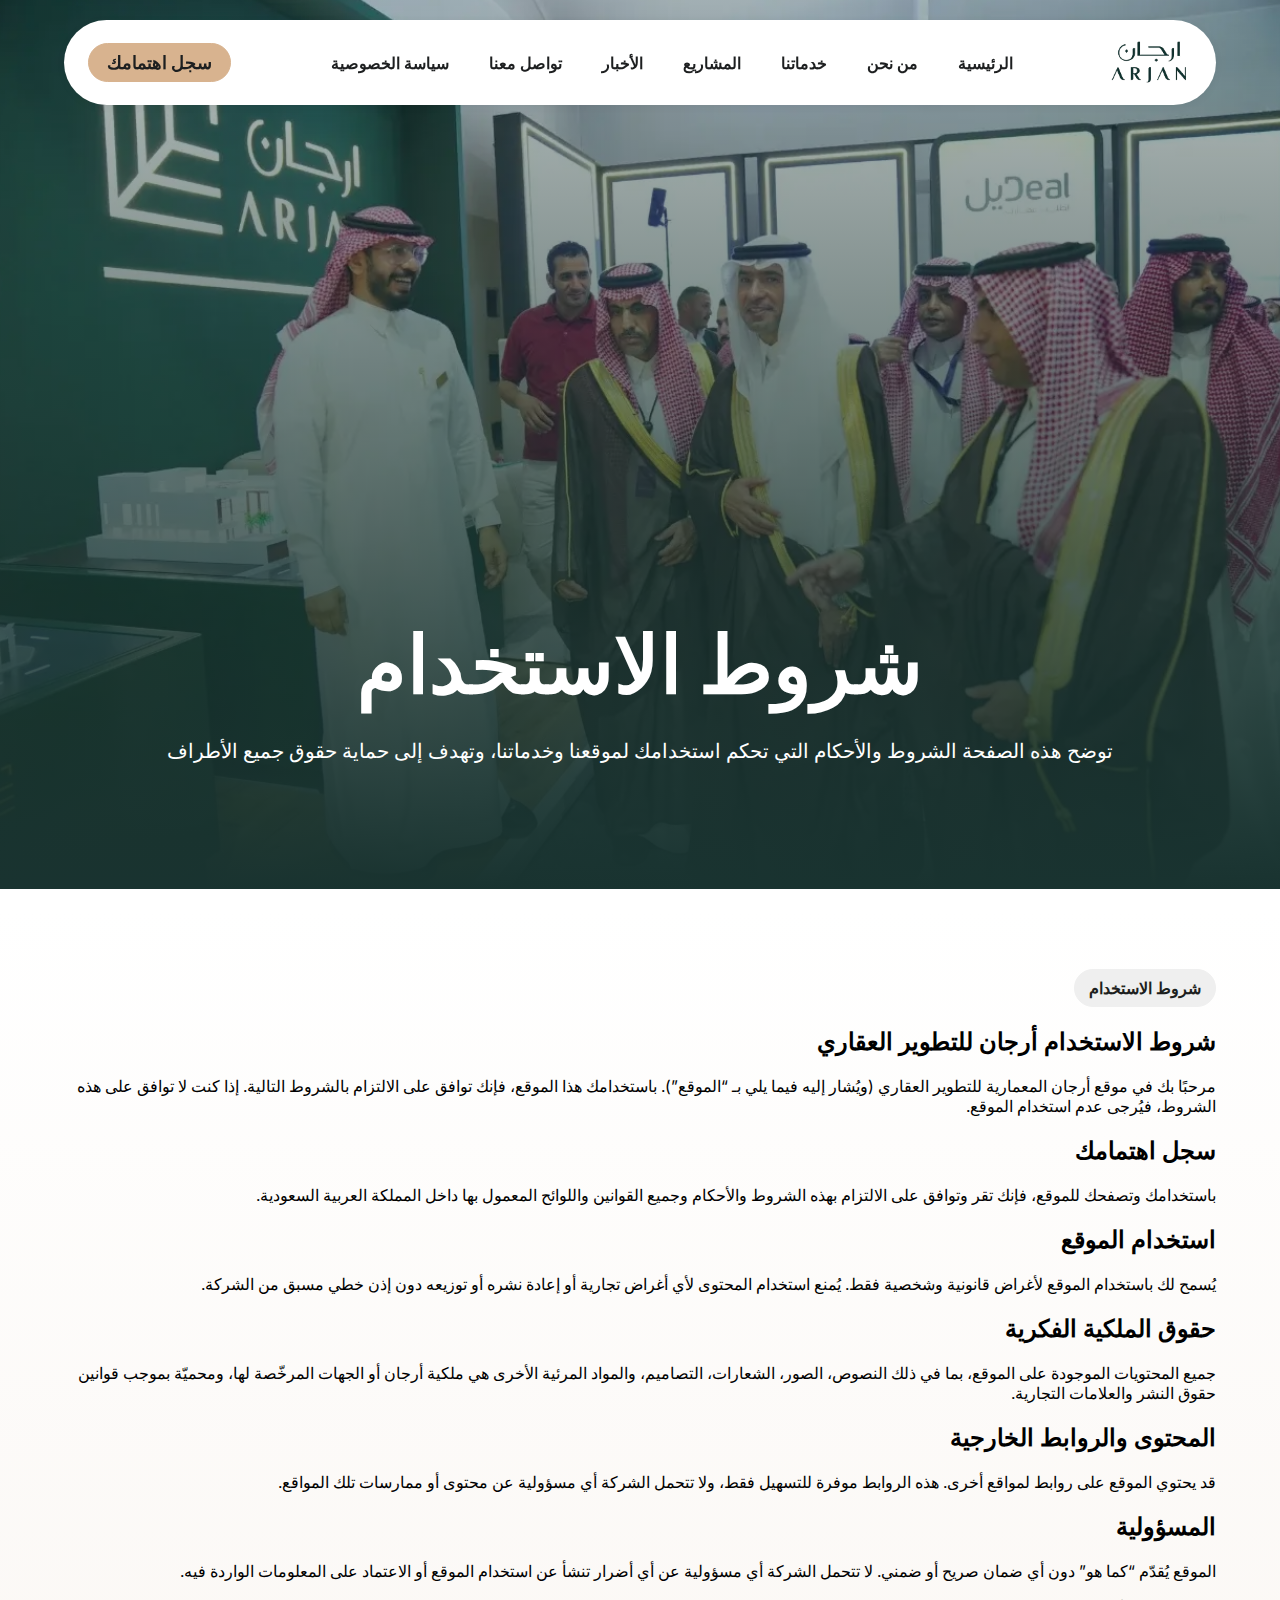
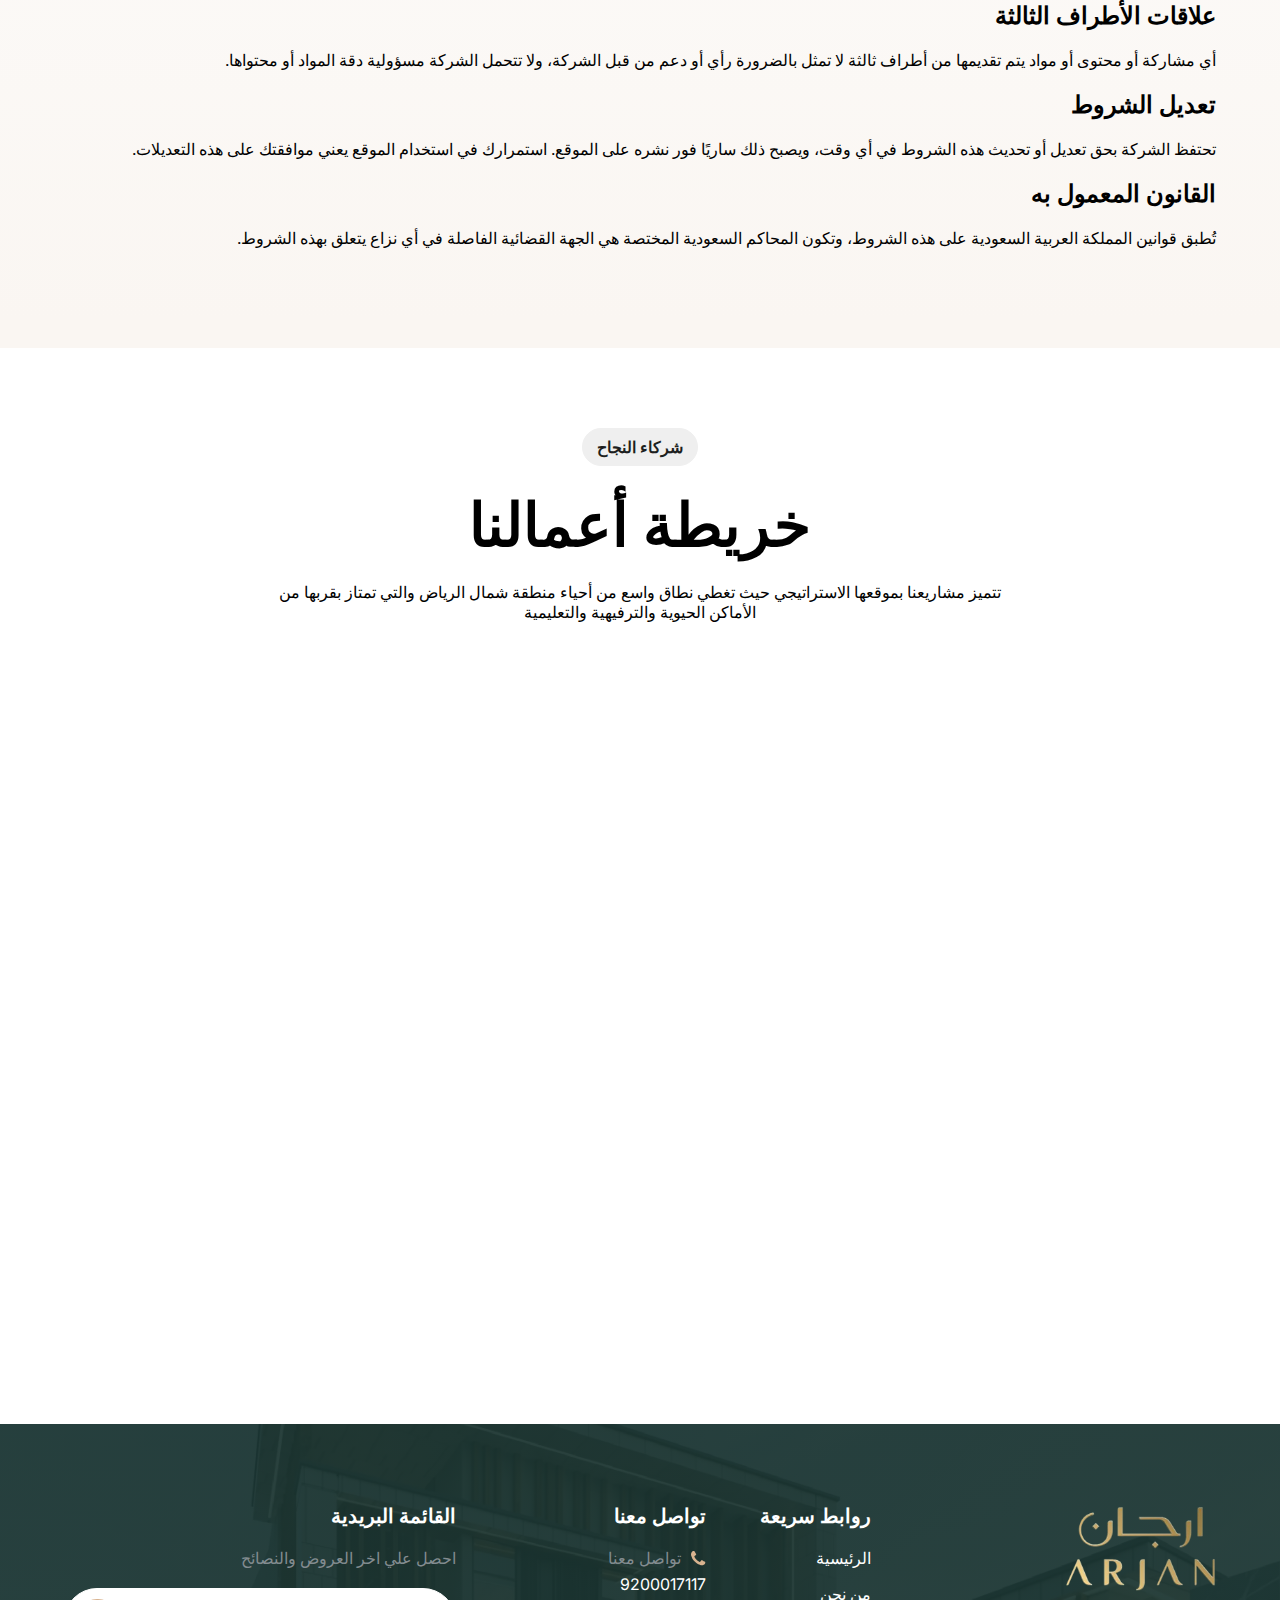
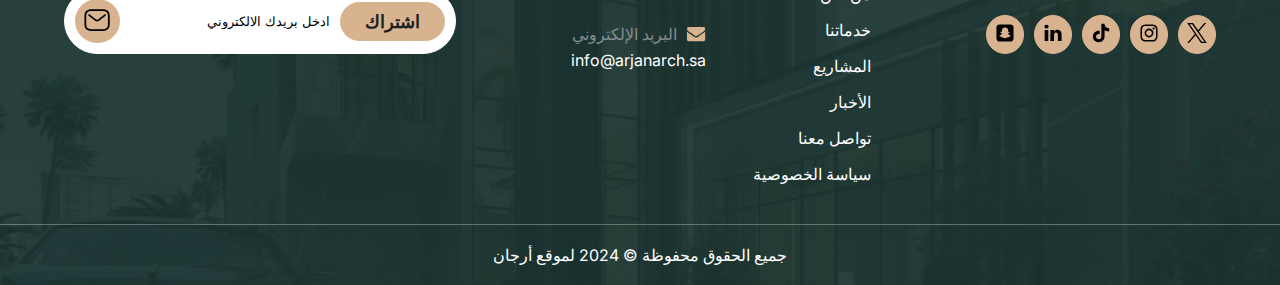
<file: terms-of-use.html>
<!DOCTYPE html>
<html lang="ar" dir="rtl">
  <head>
    <meta charset="UTF-8" />
    <meta name="viewport" content="width=device-width, initial-scale=1.0" />
    <link rel="stylesheet" href="assets/css/header.css" />
    <link rel="stylesheet" href="assets/css/footer.css" />
    <link rel="stylesheet" href="assets/css/style.css" />
    <link rel="stylesheet" href="assets/css/responsive.css" />
    <title>ARJAN - Terms of Use Page</title>
  </head>
  <body>
    <!-- section header start here -->
    <header class="header-main">
      <div class="container">
        <div class="header-inner-box">
          <!-- logo -->
          <a href="/">
            <img src="assets/img/header-logo.png" alt="Logo" />
          </a>

          <!-- Nav code -->
          <div class="navigation">
            <!-- navbar -->
            <ul class="navbar">
              <li><a href="#">الرئيسية</a></li>
              <li><a href="">من نحن</a></li>
              <li><a href="">خدماتنا</a></li>
              <li><a href="">المشاريع</a></li>
              <li><a href="">الأخبار</a></li>
              <li><a href="">تواصل معنا</a></li>
              <li><a href="">سياسة الخصوصية</a></li>
            </ul>

            <!-- button -->
            <input type="button" class="btn-skin" value="سجل اهتمامك" />
          </div>

          <!-- hamburger -->
          <label class="hamburger" for="burger">
            <input class="checkbox" type="checkbox" id="burger" />
            <svg fill="none" viewBox="0 0 50 50" height="50" width="50">
              <path
                class="lineTop line"
                stroke-linecap="round"
                stroke-width="4"
                stroke="black"
                d="M6 11L44 11"></path>
              <path
                stroke-linecap="round"
                stroke-width="4"
                stroke="black"
                d="M6 24H43"
                class="lineMid line"></path>
              <path
                stroke-linecap="round"
                stroke-width="4"
                stroke="black"
                d="M6 37H43"
                class="lineBottom line"></path>
            </svg>
          </label>
        </div>
      </div>
    </header>
    <!-- section header end here -->

    <!-- body -->
    <section
      style="
        background-image: linear-gradient(#1933304d, #193330),
          url('assets/img/70a4619d236b240b79f161fd3fadfc5c95086f3c.webp');
      "
      class="hero-section">
      <div class="container">
        <div class="inner-hero-box">
          <h1 class="text-h1 white text-center">شروط الاستخدام</h1>
          <span class="text-para-hero white text-center"
            >توضح هذه الصفحة الشروط والأحكام التي تحكم استخدامك لموقعنا
            وخدماتنا، وتهدف إلى حماية حقوق جميع الأطراف</span
          >
        </div>
      </div>
    </section>

    <!-- terms of use -->
    <section class="terms-of-use">
      <div class="container">
        <div class="inner-terms">
          <span class="fakeBtn-gray">شروط الاستخدام</span>
          <h3 class="text-h3 black">شروط الاستخدام أرجان للتطوير العقاري</h3>
          <p class="text-para-big black">
            مرحبًا بك في موقع أرجان المعمارية للتطوير العقاري (ويُشار إليه فيما
            يلي بـ “الموقع”). باستخدامك هذا الموقع، فإنك توافق على الالتزام
            بالشروط التالية. إذا كنت لا توافق على هذه الشروط، فيُرجى عدم استخدام
            الموقع.
          </p>
          <h3 class="text-h3 black">سجل اهتمامك</h3>
          <p class="text-para-big black">
            باستخدامك وتصفحك للموقع، فإنك تقر وتوافق على الالتزام بهذه الشروط
            والأحكام وجميع القوانين واللوائح المعمول بها داخل المملكة العربية
            السعودية.
          </p>
          <h3 class="text-h3 black">استخدام الموقع</h3>
          <p class="text-para-big black">
            يُسمح لك باستخدام الموقع لأغراض قانونية وشخصية فقط. يُمنع استخدام
            المحتوى لأي أغراض تجارية أو إعادة نشره أو توزيعه دون إذن خطي مسبق من
            الشركة.
          </p>
          <h3 class="text-h3 black">حقوق الملكية الفكرية</h3>
          <p class="text-para-big black">
            جميع المحتويات الموجودة على الموقع، بما في ذلك النصوص، الصور،
            الشعارات، التصاميم، والمواد المرئية الأخرى هي ملكية أرجان أو الجهات
            المرخّصة لها، ومحميّة بموجب قوانين حقوق النشر والعلامات التجارية.
          </p>
          <h3 class="text-h3 black">المحتوى والروابط الخارجية</h3>
          <p class="text-para-big black">
            قد يحتوي الموقع على روابط لمواقع أخرى. هذه الروابط موفرة للتسهيل
            فقط، ولا تتحمل الشركة أي مسؤولية عن محتوى أو ممارسات تلك المواقع.
          </p>
          <h3 class="text-h3 black">المسؤولية</h3>
          <p class="text-para-big black">
            الموقع يُقدّم “كما هو” دون أي ضمان صريح أو ضمني. لا تتحمل الشركة أي
            مسؤولية عن أي أضرار تنشأ عن استخدام الموقع أو الاعتماد على المعلومات
            الواردة فيه.
          </p>
          <h3 class="text-h3 black">علاقات الأطراف الثالثة</h3>
          <p class="text-para-big black">
            أي مشاركة أو محتوى أو مواد يتم تقديمها من أطراف ثالثة لا تمثل
            بالضرورة رأي أو دعم من قبل الشركة، ولا تتحمل الشركة مسؤولية دقة
            المواد أو محتواها.
          </p>
          <h3 class="text-h3 black">تعديل الشروط</h3>
          <p class="text-para-big black">
            تحتفظ الشركة بحق تعديل أو تحديث هذه الشروط في أي وقت، ويصبح ذلك
            ساريًا فور نشره على الموقع. استمرارك في استخدام الموقع يعني موافقتك
            على هذه التعديلات.
          </p>
          <h3 class="text-h3 black">القانون المعمول به</h3>
          <p class="text-para-big black">
            تُطبق قوانين المملكة العربية السعودية على هذه الشروط، وتكون المحاكم
            السعودية المختصة هي الجهة القضائية الفاصلة في أي نزاع يتعلق بهذه
            الشروط.
          </p>
        </div>
      </div>
    </section>

    <!-- Our business map -->
    <section class="our-map">
      <div class="container">
        <div class="inner-map">
          <span class="fakeBtn-gray">شركاء النجاح</span>
          <h2 class="text-h2 black">خريطة أعمالنا</h2>
          <p class="text-para-big black text-center para-pding">
            تتميز مشاريعنا بموقعها الاستراتيجي حيث تغطي نطاق واسع من أحياء منطقة
            شمال الرياض والتي تمتاز بقربها من الأماكن الحيوية والترفيهية
            والتعليمية
          </p>

          <iframe
            src="https://www.google.com/maps/embed?pb=!1m18!1m12!1m3!1d1092.6694268983535!2d46.638431600978905!3d24.82917634018781!2m3!1f0!2f0!3f0!3m2!1i1024!2i768!4f13.1!3m3!1m2!1s0x3e2ee50053df3061%3A0xbd9e34815bed7639!2z2LTYsdmD2Kkg2KPYsdis2KfZhiDYp9mE2YXYudmF2KfYsdmK2Kk!5e1!3m2!1sen!2s!4v1766688813246!5m2!1sen!2s"
            class="googleMap"
            style="border: 0"
            allowfullscreen=""
            loading="lazy"
            referrerpolicy="no-referrer-when-downgrade"></iframe>
        </div>
      </div>
    </section>
    <!-- body -->

    <!-- section footer start here -->
    <footer
      class="footer-main"
      style="
        background-image: linear-gradient(#193330ed, #193330ed),
          url('assets/img/09e602c3f3f69e6823db78035a1eb0cc8c1160dd.webp');
      ">
      <div class="divider">
        <div class="container">
          <div class="footer-inner-box">
            <!-- info -->
            <div class="info footer-logo">
              <!-- logo -->
              <a href="/">
                <img
                  src="assets/img/freepik_br_5cbb2d87-98ea-4cd4-88fc-ef9d2d322e75 3.png"
                  alt="logo" />
              </a>

              <!-- social icons -->
              <div class="social-icons">
                <!-- x -->
                <a href="x">
                  <svg
                    width="20"
                    height="20"
                    viewBox="0 0 20 20"
                    fill="none"
                    xmlns="http://www.w3.org/2000/svg">
                    <path
                      d="M11.8605 8.46429L19.1421 0H17.4166L11.094 7.34942L6.04414 0H0.219727L7.85611 11.1136L0.219727 19.9897H1.94533L8.62219 12.2285L13.9552 19.9897H19.7796L11.8601 8.46429H11.8605ZM9.49707 11.2115L8.72335 10.1049L2.56709 1.29901H5.21753L10.1857 8.40562L10.9594 9.51229L17.4174 18.7498H14.767L9.49707 11.212V11.2115Z"
                      fill="black" />
                  </svg>
                </a>

                <!-- instagram -->
                <a href="instagram">
                  <svg
                    width="18"
                    height="21"
                    viewBox="0 0 18 21"
                    fill="none"
                    xmlns="http://www.w3.org/2000/svg">
                    <path
                      d="M11.1211 12.6211C11.1211 12.6211 11.2676 12.4746 11.5605 12.1816C11.8535 11.8887 12 11.3281 12 10.5C12 9.67188 11.707 8.96484 11.1211 8.37891C10.5352 7.79297 9.82812 7.5 9 7.5C8.17188 7.5 7.46484 7.79297 6.87891 8.37891C6.29297 8.96484 6 9.67188 6 10.5C6 11.3281 6.29297 12.0352 6.87891 12.6211C7.46484 13.207 8.17188 13.5 9 13.5C9.82812 13.5 10.5352 13.207 11.1211 12.6211ZM12.2695 7.23047C12.2695 7.23047 12.4941 7.45508 12.9434 7.9043C13.3926 8.35352 13.6172 9.21875 13.6172 10.5C13.6172 11.7812 13.168 12.8711 12.2695 13.7695C11.3711 14.668 10.2812 15.1172 9 15.1172C7.71875 15.1172 6.62891 14.668 5.73047 13.7695C4.83203 12.8711 4.38281 11.7812 4.38281 10.5C4.38281 9.21875 4.83203 8.12891 5.73047 7.23047C6.62891 6.33203 7.71875 5.88281 9 5.88281C10.2812 5.88281 11.3711 6.33203 12.2695 7.23047ZM14.5664 4.93359C14.5664 4.93359 14.6191 4.98633 14.7246 5.0918C14.8301 5.19727 14.8828 5.39844 14.8828 5.69531C14.8828 5.99219 14.7773 6.24609 14.5664 6.45703C14.3555 6.66797 14.1016 6.77344 13.8047 6.77344C13.5078 6.77344 13.2539 6.66797 13.043 6.45703C12.832 6.24609 12.7266 5.99219 12.7266 5.69531C12.7266 5.39844 12.832 5.14453 13.043 4.93359C13.2539 4.72266 13.5078 4.61719 13.8047 4.61719C14.1016 4.61719 14.3555 4.72266 14.5664 4.93359ZM9.89648 3.11133C9.89648 3.11133 9.76074 3.1123 9.48926 3.11426C9.21777 3.11621 9.05469 3.11719 9 3.11719C8.94531 3.11719 8.64648 3.11523 8.10352 3.11133C7.56055 3.10742 7.14844 3.10742 6.86719 3.11133C6.58594 3.11523 6.20898 3.12695 5.73633 3.14648C5.26367 3.16602 4.86133 3.20508 4.5293 3.26367C4.19727 3.32227 3.91797 3.39453 3.69141 3.48047C3.30078 3.63672 2.95703 3.86328 2.66016 4.16016C2.36328 4.45703 2.13672 4.80078 1.98047 5.19141C1.89453 5.41797 1.82227 5.69727 1.76367 6.0293C1.70508 6.36133 1.66602 6.76367 1.64648 7.23633C1.62695 7.70898 1.61523 8.08594 1.61133 8.36719C1.60742 8.64844 1.60742 9.06055 1.61133 9.60352C1.61523 10.1465 1.61719 10.4453 1.61719 10.5C1.61719 10.5547 1.61523 10.8535 1.61133 11.3965C1.60742 11.9395 1.60742 12.3516 1.61133 12.6328C1.61523 12.9141 1.62695 13.291 1.64648 13.7637C1.66602 14.2363 1.70508 14.6387 1.76367 14.9707C1.82227 15.3027 1.89453 15.582 1.98047 15.8086C2.13672 16.1992 2.36328 16.543 2.66016 16.8398C2.95703 17.1367 3.30078 17.3633 3.69141 17.5195C3.91797 17.6055 4.19727 17.6777 4.5293 17.7363C4.86133 17.7949 5.26367 17.834 5.73633 17.8535C6.20898 17.873 6.58594 17.8848 6.86719 17.8887C7.14844 17.8926 7.56055 17.8926 8.10352 17.8887C8.64648 17.8848 8.94531 17.8828 9 17.8828C9.05469 17.8828 9.35352 17.8848 9.89648 17.8887C10.4395 17.8926 10.8516 17.8926 11.1328 17.8887C11.4141 17.8848 11.791 17.873 12.2637 17.8535C12.7363 17.834 13.1387 17.7949 13.4707 17.7363C13.8027 17.6777 14.082 17.6055 14.3086 17.5195C14.6992 17.3633 15.043 17.1367 15.3398 16.8398C15.6367 16.543 15.8633 16.1992 16.0195 15.8086C16.1055 15.582 16.1777 15.3027 16.2363 14.9707C16.2949 14.6387 16.334 14.2363 16.3535 13.7637C16.373 13.291 16.3848 12.9141 16.3887 12.6328C16.3926 12.3516 16.3926 11.9395 16.3887 11.3965C16.3848 10.8535 16.3828 10.5547 16.3828 10.5C16.3828 10.4453 16.3848 10.1465 16.3887 9.60352C16.3926 9.06055 16.3926 8.64844 16.3887 8.36719C16.3848 8.08594 16.373 7.70898 16.3535 7.23633C16.334 6.76367 16.2949 6.36133 16.2363 6.0293C16.1777 5.69727 16.1055 5.41797 16.0195 5.19141C15.8633 4.80078 15.6367 4.45703 15.3398 4.16016C15.043 3.86328 14.6992 3.63672 14.3086 3.48047C14.082 3.39453 13.8027 3.32227 13.4707 3.26367C13.1387 3.20508 12.7363 3.16602 12.2637 3.14648C11.791 3.12695 11.4141 3.11523 11.1328 3.11133C10.8516 3.10742 10.4395 3.10742 9.89648 3.11133ZM17.9414 6.78516C17.9805 7.47266 18 8.71094 18 10.5C18 12.2891 17.9805 13.5273 17.9414 14.2148C17.8633 15.8398 17.3789 17.0977 16.4883 17.9883C15.5977 18.8789 14.3398 19.3633 12.7148 19.4414C12.0273 19.4805 10.7891 19.5 9 19.5C7.21094 19.5 5.97266 19.4805 5.28516 19.4414C3.66016 19.3633 2.40234 18.8789 1.51172 17.9883C0.621094 17.0977 0.136719 15.8398 0.0585938 14.2148C0.0195312 13.5273 0 12.2891 0 10.5C0 8.71094 0.0195312 7.47266 0.0585938 6.78516C0.136719 5.16016 0.621094 3.90234 1.51172 3.01172C2.40234 2.12109 3.66016 1.63672 5.28516 1.55859C5.97266 1.51953 7.21094 1.5 9 1.5C10.7891 1.5 12.0273 1.51953 12.7148 1.55859C14.3398 1.63672 15.5977 2.12109 16.4883 3.01172C17.3789 3.90234 17.8633 5.16016 17.9414 6.78516Z"
                      fill="black" />
                  </svg>
                </a>

                <!-- tiktok -->
                <a href="tiktok"
                  ><svg
                    width="22"
                    height="22"
                    viewBox="0 0 22 22"
                    fill="none"
                    xmlns="http://www.w3.org/2000/svg">
                    <path
                      d="M11.451 0.707617C12.5764 0.69043 13.6936 0.699367 14.8101 0.69043C14.8472 2.08674 15.4137 3.34349 16.315 4.27437L16.3137 4.27299C17.2837 5.1468 18.546 5.7133 19.9375 5.80955L19.9567 5.81093V9.27318C18.6422 9.24018 17.4061 8.93699 16.2917 8.41587L16.348 8.43924C15.809 8.18005 15.3532 7.91399 14.9201 7.61699L14.9558 7.64037C14.9476 10.1491 14.9641 12.6577 14.9387 15.1575C14.8678 16.4314 14.4443 17.5933 13.7651 18.5634L13.7788 18.5421C12.6431 20.1687 10.8033 21.2364 8.71129 21.2996H8.70166C8.6171 21.3037 8.51741 21.3058 8.41704 21.3058C7.22766 21.3058 6.11597 20.9744 5.1686 20.399L5.1961 20.4148C3.47185 19.3774 2.28247 17.6022 2.06247 15.5377L2.05972 15.5095C2.04254 15.0798 2.03429 14.6501 2.05147 14.2294C2.38835 10.9438 5.1411 8.40212 8.48716 8.40212C8.86322 8.40212 9.23172 8.43443 9.58991 8.49562L9.55141 8.49012C9.5686 9.7613 9.51704 11.0332 9.51704 12.3044C9.22622 12.1992 8.89073 12.138 8.54079 12.138C7.25654 12.138 6.1641 12.9589 5.75985 14.1049L5.75366 14.1256C5.66222 14.4191 5.60929 14.7567 5.60929 15.1059C5.60929 15.2476 5.61822 15.3878 5.63472 15.5253L5.63335 15.5088C5.8616 16.9154 7.06747 17.9769 8.52154 17.9769C8.56348 17.9769 8.60472 17.9762 8.64597 17.9742H8.63979C9.6456 17.9439 10.5187 17.4029 11.0124 16.6033L11.0192 16.5909C11.2028 16.3352 11.3286 16.0258 11.3705 15.6896L11.3712 15.68C11.4572 14.1421 11.4228 12.6131 11.431 11.0751C11.4393 7.61287 11.4228 4.15887 11.4482 0.705555L11.451 0.707617Z"
                      fill="black" />
                  </svg>
                </a>

                <!-- linkedin -->
                <a href="linkedin">
                  <svg
                    width="18"
                    height="21"
                    viewBox="0 0 18 21"
                    fill="none"
                    xmlns="http://www.w3.org/2000/svg">
                    <path
                      d="M4.08984 7.32422V18.9375H0.222656V7.32422H4.08984ZM4.33594 3.73828C4.34375 4.30859 4.14648 4.78516 3.74414 5.16797C3.3418 5.55078 2.8125 5.74219 2.15625 5.74219H2.13281C1.49219 5.74219 0.976562 5.55078 0.585938 5.16797C0.195313 4.78516 0 4.30859 0 3.73828C0 3.16016 0.201172 2.68164 0.603516 2.30273C1.00586 1.92383 1.53125 1.73438 2.17969 1.73438C2.82812 1.73438 3.34766 1.92383 3.73828 2.30273C4.12891 2.68164 4.32812 3.16016 4.33594 3.73828ZM18 12.2812V18.9375H14.1445V12.7266C14.1445 11.9062 13.9863 11.2637 13.6699 10.7988C13.3535 10.334 12.8594 10.1016 12.1875 10.1016C11.6953 10.1016 11.2832 10.2363 10.9512 10.5059C10.6191 10.7754 10.3711 11.1094 10.207 11.5078C10.1211 11.7422 10.0781 12.0586 10.0781 12.457V18.9375H6.22266C6.23828 15.8203 6.24609 13.293 6.24609 11.3555C6.24609 9.41797 6.24219 8.26172 6.23438 7.88672L6.22266 7.32422H10.0781V9.01172H10.0547C10.2109 8.76172 10.3711 8.54297 10.5352 8.35547C10.6992 8.16797 10.9199 7.96484 11.1973 7.74609C11.4746 7.52734 11.8145 7.35742 12.2168 7.23633C12.6191 7.11523 13.0664 7.05469 13.5586 7.05469C14.8945 7.05469 15.9688 7.49805 16.7812 8.38477C17.5938 9.27148 18 10.5703 18 12.2812Z"
                      fill="black" />
                  </svg>
                </a>

                <!-- snap -->
                <a href="snap">
                  <svg
                    width="18"
                    height="21"
                    viewBox="0 0 18 21"
                    fill="none"
                    xmlns="http://www.w3.org/2000/svg">
                    <path
                      d="M15 13.4531C15 13.2812 14.9141 13.1758 14.7422 13.1367C14.2188 13.0273 13.7578 12.8008 13.3594 12.457C12.9609 12.1133 12.6484 11.6875 12.4219 11.1797C12.3672 11.0703 12.3398 10.9727 12.3398 10.8867C12.3398 10.7695 12.416 10.668 12.5684 10.582C12.7207 10.4961 12.8867 10.4297 13.0664 10.3828C13.2461 10.3359 13.4121 10.2559 13.5645 10.1426C13.7168 10.0293 13.793 9.88672 13.793 9.71484C13.793 9.56641 13.7207 9.44336 13.5762 9.3457C13.4316 9.24805 13.2812 9.19922 13.125 9.19922C13.0391 9.19922 12.918 9.23047 12.7617 9.29297C12.6055 9.35547 12.4805 9.38672 12.3867 9.38672C12.3555 9.38672 12.3086 9.37891 12.2461 9.36328C12.2852 8.87109 12.3047 8.42188 12.3047 8.01562C12.3047 7.40625 12.2383 6.96094 12.1055 6.67969C11.8242 6.07031 11.4238 5.5957 10.9043 5.25586C10.3848 4.91602 9.78906 4.74609 9.11719 4.74609C7.57031 4.74609 6.49609 5.39062 5.89453 6.67969C5.75391 6.97656 5.68359 7.42578 5.68359 8.02734C5.68359 8.32422 5.70703 8.76953 5.75391 9.36328C5.67578 9.37891 5.61719 9.38672 5.57812 9.38672C5.49219 9.38672 5.36914 9.35547 5.20898 9.29297C5.04883 9.23047 4.92969 9.19922 4.85156 9.19922C4.69531 9.19922 4.54883 9.24805 4.41211 9.3457C4.27539 9.44336 4.20703 9.57031 4.20703 9.72656C4.20703 9.89062 4.2832 10.0293 4.43555 10.1426C4.58789 10.2559 4.75391 10.3359 4.93359 10.3828C5.11328 10.4297 5.2793 10.4961 5.43164 10.582C5.58398 10.668 5.66016 10.7695 5.66016 10.8867C5.66016 10.9727 5.63281 11.0703 5.57812 11.1797C5.07812 12.2578 4.30469 12.9102 3.25781 13.1367C3.08594 13.1758 3 13.2812 3 13.4531C3 13.8203 3.53906 14.0898 4.61719 14.2617C4.63281 14.3008 4.65625 14.4023 4.6875 14.5664C4.71875 14.7305 4.76172 14.8496 4.81641 14.9238C4.87109 14.998 4.96094 15.0352 5.08594 15.0352C5.1875 15.0352 5.33789 15.0156 5.53711 14.9766C5.73633 14.9375 5.88672 14.918 5.98828 14.918C6.26172 14.918 6.52539 14.9766 6.7793 15.0938C7.0332 15.2109 7.24609 15.3379 7.41797 15.4746C7.58984 15.6113 7.81445 15.7383 8.0918 15.8555C8.36914 15.9727 8.66797 16.0312 8.98828 16.0312C9.32422 16.0312 9.63281 15.9727 9.91406 15.8555C10.1953 15.7383 10.4199 15.6113 10.5879 15.4746C10.7559 15.3379 10.9668 15.2109 11.2207 15.0938C11.4746 14.9766 11.7383 14.918 12.0117 14.918C12.1133 14.918 12.2656 14.9355 12.4688 14.9707C12.6719 15.0059 12.8242 15.0234 12.9258 15.0234C13.043 15.0234 13.1309 14.9863 13.1895 14.9121C13.248 14.8379 13.293 14.7168 13.3242 14.5488C13.3555 14.3809 13.375 14.2852 13.3828 14.2617C14.4609 14.0898 15 13.8203 15 13.4531ZM18 4.875V16.125C18 17.0547 17.6699 17.8496 17.0098 18.5098C16.3496 19.1699 15.5547 19.5 14.625 19.5H3.375C2.44531 19.5 1.65039 19.1699 0.990234 18.5098C0.330078 17.8496 0 17.0547 0 16.125V4.875C0 3.94531 0.330078 3.15039 0.990234 2.49023C1.65039 1.83008 2.44531 1.5 3.375 1.5H14.625C15.5547 1.5 16.3496 1.83008 17.0098 2.49023C17.6699 3.15039 18 3.94531 18 4.875Z"
                      fill="black" />
                  </svg>
                </a>
              </div>
            </div>
            <div class="info-container">
              <!-- info -->
              <div class="info">
                <h5 class="text-h5 white">روابط سريعة</h5>
                <!-- navbar -->
                <ul class="navbar-footer white">
                  <li><a href="">سياسة الخصوصية</a></li>
                  <li><a href="">تواصل معنا</a></li>
                  <li><a href="">الأخبار</a></li>
                  <li><a href="">المشاريع</a></li>
                  <li><a href="">خدماتنا</a></li>
                  <li><a href="">من نحن</a></li>
                  <li><a href="#">الرئيسية</a></li>
                </ul>
              </div>

              <!-- info -->
              <div class="info">
                <h5 class="text-h5 white">تواصل معنا</h5>
                <!-- user-info -->
                <div class="contact-container">
                  <div class="icon-box">
                    <div>
                      <svg
                        width="15"
                        height="15"
                        viewBox="0 0 15 15"
                        fill="none"
                        xmlns="http://www.w3.org/2000/svg">
                        <path
                          d="M14.2966 11.2913C14.2966 11.4741 14.2627 11.7127 14.195 12.0072C14.1274 12.3016 14.0563 12.5335 13.9818 12.7027C13.8397 13.0412 13.4267 13.4 12.743 13.779C12.1067 14.1243 11.4772 14.2969 10.8544 14.2969C10.6717 14.2969 10.4923 14.285 10.3163 14.2613C10.1403 14.2376 9.94567 14.1953 9.73244 14.1344C9.51921 14.0735 9.36013 14.0244 9.25521 13.9872C9.15029 13.95 8.96244 13.8806 8.69167 13.779C8.4209 13.6775 8.25506 13.6166 8.19413 13.5963C7.53075 13.3593 6.93844 13.0784 6.41722 12.7535C5.55753 12.2187 4.66399 11.4877 3.73661 10.5603C2.80922 9.63289 2.07815 8.73935 1.54338 7.87966C1.21846 7.35843 0.937536 6.76612 0.700614 6.10274C0.680306 6.04182 0.619383 5.87597 0.517845 5.6052C0.416307 5.33444 0.346922 5.14659 0.309692 5.04167C0.272461 4.93674 0.223384 4.77767 0.162461 4.56444C0.101538 4.35121 0.0592306 4.15659 0.0355384 3.98059C0.0118461 3.80459 0 3.62521 0 3.44244C0 2.81967 0.172615 2.19014 0.517845 1.55383C0.896921 0.870138 1.25569 0.457216 1.59415 0.315063C1.76338 0.240602 1.99523 0.169524 2.28969 0.101832C2.58415 0.0341406 2.82276 0.000293732 3.00553 0.000293732C3.1003 0.000293732 3.17138 0.0104475 3.21876 0.030756C3.34061 0.0713711 3.51999 0.328601 3.75691 0.802446C3.83138 0.931061 3.93291 1.11383 4.06153 1.35075C4.19014 1.58768 4.30861 1.8026 4.41691 1.99552C4.52522 2.18844 4.63014 2.36952 4.73168 2.53875C4.75199 2.56583 4.81122 2.65044 4.90937 2.79259C5.00753 2.93475 5.0803 3.0549 5.12768 3.15306C5.17506 3.25121 5.19876 3.34767 5.19876 3.44244C5.19876 3.57782 5.1023 3.74705 4.90937 3.95013C4.71645 4.15321 4.5066 4.33936 4.27984 4.50859C4.05307 4.67782 3.84322 4.85721 3.6503 5.04674C3.45738 5.23628 3.36091 5.39197 3.36091 5.51382C3.36091 5.57474 3.37784 5.6509 3.41168 5.74228C3.44553 5.83366 3.4743 5.90305 3.49799 5.95043C3.52168 5.99782 3.56907 6.07905 3.64015 6.19413C3.71122 6.3092 3.75014 6.37351 3.75691 6.38705C4.27137 7.31443 4.8603 8.10981 5.52368 8.7732C6.18706 9.43658 6.98244 10.0255 7.90983 10.54C7.92337 10.5467 7.98767 10.5857 8.10275 10.6567C8.21783 10.7278 8.29906 10.7752 8.34644 10.7989C8.39383 10.8226 8.46321 10.8513 8.55459 10.8852C8.64598 10.919 8.72213 10.936 8.78306 10.936C8.9049 10.936 9.06059 10.8395 9.25013 10.6466C9.43967 10.4537 9.61905 10.2438 9.78828 10.017C9.95751 9.79027 10.1437 9.58042 10.3467 9.3875C10.5498 9.19458 10.7191 9.09812 10.8544 9.09812C10.9492 9.09812 11.0457 9.12181 11.1438 9.1692C11.242 9.21658 11.3621 9.28935 11.5043 9.3875C11.6464 9.48566 11.731 9.54489 11.7581 9.56519C11.9274 9.66673 12.1084 9.77166 12.3014 9.87996C12.4943 9.98827 12.7092 10.1067 12.9461 10.2353C13.183 10.364 13.3658 10.4655 13.4944 10.54C13.9683 10.7769 14.2255 10.9563 14.2661 11.0781C14.2864 11.1255 14.2966 11.1966 14.2966 11.2913Z"
                          fill="#D8B38F" />
                      </svg>
                      <span class="text-para gray">تواصل معنا</span>
                    </div>
                    <a href="tel:9200017117">
                      <span class="text-para white">9200017117</span>
                    </a>
                  </div>
                  <!-- user-info -->
                  <div class="icon-box">
                    <div>
                      <svg
                        width="19"
                        height="15"
                        viewBox="0 0 19 15"
                        fill="none"
                        xmlns="http://www.w3.org/2000/svg">
                        <path
                          d="M18.1956 4.61013V12.6723C18.1956 13.119 18.0366 13.5015 17.7184 13.8196C17.4003 14.1378 17.0178 14.2969 16.571 14.2969H1.62461C1.17784 14.2969 0.795383 14.1378 0.47723 13.8196C0.159077 13.5015 0 13.119 0 12.6723V4.61013C0.297845 4.94182 0.639691 5.23628 1.02554 5.49351C3.47599 7.15874 5.15814 8.32643 6.07199 8.99658C6.45783 9.28089 6.77091 9.50258 7.01121 9.66166C7.25152 9.82073 7.57137 9.98319 7.97075 10.149C8.37013 10.3149 8.74244 10.3978 9.08767 10.3978H9.09782H9.10798C9.45321 10.3978 9.82551 10.3149 10.2249 10.149C10.6243 9.98319 10.9441 9.82073 11.1844 9.66166C11.4247 9.50258 11.7378 9.28089 12.1237 8.99658C13.2744 8.16397 14.96 6.99628 17.1803 5.49351C17.5661 5.22951 17.9046 4.93505 18.1956 4.61013ZM18.1956 1.62491C18.1956 2.15967 18.0298 2.67075 17.6981 3.15813C17.3664 3.64552 16.9535 4.06182 16.4593 4.40705C13.9141 6.17382 12.3301 7.27382 11.7074 7.70704C11.6397 7.75443 11.4958 7.85766 11.2758 8.01674C11.0558 8.17581 10.8731 8.30443 10.7275 8.40258C10.582 8.50074 10.406 8.61073 10.1995 8.73258C9.99305 8.85443 9.79844 8.94581 9.61567 9.00673C9.4329 9.06766 9.26367 9.09812 9.10798 9.09812H9.09782H9.08767C8.93198 9.09812 8.76275 9.06766 8.57998 9.00673C8.39721 8.94581 8.2026 8.85443 7.99613 8.73258C7.78967 8.61073 7.61367 8.50074 7.46814 8.40258C7.3226 8.30443 7.13983 8.17581 6.91983 8.01674C6.69983 7.85766 6.55598 7.75443 6.48829 7.70704C5.87229 7.27382 4.98553 6.65612 3.82799 5.85397C2.67046 5.05182 1.97661 4.56951 1.74646 4.40705C1.32677 4.12275 0.930767 3.73182 0.55846 3.23429C0.186153 2.73675 0 2.27475 0 1.84829C0 1.32029 0.140461 0.880292 0.421384 0.528293C0.702306 0.176293 1.10338 0.000293732 1.62461 0.000293732H16.571C17.011 0.000293732 17.3918 0.15937 17.7133 0.477524C18.0349 0.795677 18.1956 1.17814 18.1956 1.62491Z"
                          fill="#D8B38F" />
                      </svg>
                      <span class="text-para gray">البريد الإلكتروني</span>
                    </div>
                    <a href="mailto:info@arjanarch.sa">
                      <span class="text-para white">info@arjanarch.sa</span>
                    </a>
                  </div>
                </div>
              </div>
            </div>
            <!-- email form section-->
            <div class="email">
              <h5 class="text-h5 white">القائمة البريدية</h5>
              <span class="text-para gray">احصل علي اخر العروض والنصائح</span>
              <!-- form -->
              <form action="" method="post" class="form">
                <input
                  type="submit"
                  class="btn-skin btn-skin-form"
                  value="اشتراك" />
                <input
                  type="email"
                  name="email"
                  id="email"
                  class="input-email"
                  placeholder="ادخل بريدك الالكتروني" />
                <label class="email-icon" for="email">
                  <svg
                    width="29"
                    height="29"
                    viewBox="0 0 29 29"
                    fill="none"
                    xmlns="http://www.w3.org/2000/svg">
                    <path
                      fill-rule="evenodd"
                      clip-rule="evenodd"
                      d="M4.56051 6.14723C3.76228 6.88843 3.2277 8.09108 3.2277 9.97765V18.1952C3.2277 20.0817 3.76228 21.2844 4.56051 22.0256C5.37053 22.7777 6.59098 23.1844 8.21691 23.1844H19.9562C21.5821 23.1844 22.8026 22.7777 23.6127 22.0256C24.4108 21.2844 24.9454 20.0817 24.9454 18.1952V9.97765C24.9454 8.09108 24.4108 6.88843 23.6127 6.14723C22.8026 5.39505 21.5821 4.98844 19.9562 4.98844H8.21691C6.59098 4.98844 5.37053 5.39505 4.56051 6.14723ZM3.3623 4.85684C4.60666 3.70137 6.32104 3.22754 8.21691 3.22754H19.9562C21.8521 3.22754 23.5665 3.70137 24.8108 4.85684C26.067 6.02328 26.7063 7.75546 26.7063 9.97765V18.1952C26.7063 20.4174 26.067 22.1496 24.8108 23.316C23.5665 24.4715 21.8521 24.9453 19.9562 24.9453H8.21691C6.32104 24.9453 4.60666 24.4715 3.3623 23.316C2.10614 22.1496 1.4668 20.4174 1.4668 18.1952V9.97765C1.4668 7.75546 2.10614 6.02328 3.3623 4.85684Z"
                      fill="black" />
                    <path
                      fill-rule="evenodd"
                      clip-rule="evenodd"
                      d="M22.7313 8.58141C23.0287 8.96618 22.9577 9.51913 22.573 9.81644L16.0611 14.8483C14.8985 15.7466 13.276 15.7466 12.1133 14.8483L5.60143 9.81644C5.21665 9.51913 5.14576 8.96618 5.44308 8.58141C5.7404 8.19663 6.29334 8.12574 6.67812 8.42306L13.1899 13.4548C13.7184 13.8632 14.456 13.8632 14.9844 13.4548L21.4963 8.42306C21.8811 8.12574 22.4341 8.19663 22.7313 8.58141Z"
                      fill="black" />
                  </svg>
                </label>
              </form>
            </div>
          </div>
        </div>
      </div>
      <div class="copyright">
        <span class="text-para white"
          >جميع الحقوق محفوظة © 2024 لموقع أرجان</span
        >
      </div>
    </footer>
    <!-- section footer end here -->
  </body>
</html>
</file>
<file: assets/css/header.css>
/* ------------------
header start
-------------------- */
.header-main {
  display: flex;
  justify-content: center;
  margin: 20px 0 -116px 0;
  position: relative;
}

.header-inner-box {
  box-shadow: 0 2px 8px rgba(0, 0, 0, 0.06);
  background-color: var(--white);
  display: flex;
  justify-content: space-between;
  align-items: center;
  border-radius: 360px;
  padding: 18px 24px;
  backdrop-filter: blur(12px);
}

.header-inner-box a {
  z-index: 5;
}

.header-inner-box a img {
  width: 75px;
  margin-top: 3px;
  margin: 3px 6px 0 0;
}

.navigation {
  display: flex;
  align-items: center;
  gap: 100px;
}

.navbar {
  display: flex;
  gap: 40px;
}

.navbar li a {
  font-size: 16px;
  font-weight: 600;
  color: var(--secondary-black-gray);
  transition: all 0.3s ease;
}

.navbar li a:hover {
  color: var(--primary-skin);
  transition: all 0.3s ease;
}

/* ------------------------------
   hamburger code start here
------------------------------ */
.hamburger {
  /* height: 50px;
  width: 50px; */
  transform: 0.2s;
  position: relative;
  display: none;
}

.hamburger .checkbox {
  position: absolute;
  opacity: 0;
  height: 100%;
  width: 100%;
  cursor: pointer;
}

.line {
  transition: 0.5s;
  stroke-width: 4px;
  stroke: var(--black);
}

.lineTop {
  stroke-dasharray: 40 40;
  stroke-dashoffset: 25;
}

.lineBottom {
  stroke-dasharray: 40 40;
  stroke-dashoffset: 60;
}

.lineMid {
  stroke-dasharray: 40 40;
}

.hamburger .checkbox:checked+svg .line {
  stroke: var(--primary-dark-green);
}

.hamburger .checkbox:checked+svg .lineTop {
  stroke-dashoffset: 0;
  transform-origin: left;
  transform: rotateZ(45deg) translate(-7px, -5px);
}

.hamburger .checkbox:checked+svg .lineMid {
  stroke-dashoffset: 40;
}

.hamburger .checkbox:checked+svg .lineBottom {
  stroke-dashoffset: 0;
  transform-origin: left;
  transform: rotateZ(-45deg) translate(-5px, 5px);
}

/* ------------------------------
   hamburger code end here
------------------------------ */
</file>
<file: assets/css/footer.css>
/* ------------------
footer start
-------------------- */
.footer-main {
  background-position: center center;
  background-repeat: no-repeat;
  background-size: cover;
  padding: 80px 0 0 0;
  display: flex;
  justify-content: center;
  flex-direction: column;
}

.divider {
  display: flex;
  width: 100%;
  justify-content: center;
  border-bottom: 1px solid #ffffff4d;
  padding: 0 0 40px 0;
}

.footer-inner-box {
  display: flex;
  gap: 20px;
  justify-content: space-between;
  /* flex-direction: column; */
}

/* email code here */
.email {
  display: flex;
  flex-direction: column;
  gap: 20px;
  width: 34%;
}

.form {
  background-color: var(--white);
  border-radius: 360px;
  border: 1px solid var(--white);
  display: flex;
  gap: 10px;
  padding: 10px;
  align-items: center;
  /* $$$$$$$$$$$$$$$$$ */
  /* flex-direction: column; */
  /* $$$$$$$$$$$$$$$$$ */
  width: 100%;
  justify-content: space-between;
}

.email-icon {
  background-color: var(--primary-skin);
  border-radius: 360px;
  padding: 7px 8px 4px 8px;
}

.input-email {
  border: none;
  padding: 14px 0;
  width: 100%;
}

/* email code end here */
.info {
  display: flex;
  flex-direction: column;
  gap: 20px;
}

.icon-box {
  display: flex;
  flex-direction: column;
  gap: 6px;
}

.icon-box div {
  display: flex;
  align-items: center;
  gap: 10px;
}

.icon-box:hover div span {
  cursor: pointer;
  transition: all 0.3s ease;
  color: var(--white);
}

.icon-box:hover a span {
  transition: all 0.3s ease;
  color: var(--primary-skin);
}

.navbar-footer {
  flex-direction: column-reverse;
  display: flex;
  gap: 16px;
  transition: all 0.3s ease;
}

.navbar-footer li a:hover {
  transition: all 0.3s ease;
  color: var(--primary-skin);
}

/* footer logo */
.footer-logo a img {
  width: 150px;
}

.info-container {
  max-width: 300px;
  width: 100%;
  justify-content: space-between;
  display: flex;
  /* gap: 130px; */
}

/* social-icons */
.social-icons {
  display: flex;
  gap: 10px;
  align-items: center;
}

.social-icons a {
  background-color: var(--primary-skin);
  padding: 7px 8px 6px 8px;
  border-radius: 360px;
  border: 1px solid var(--primary-skin);
}

.social-icons a:hover svg {
  transition: all 0.3s ease;
  transform: scale(1.1);
}

.social-icons a svg {
  transition: all 0.3s ease;
  width: 20px;
  height: 20px;
}

.copyright {
  display: flex;
  justify-content: center;
  padding: 20px 0;
}

.contact-container {
  display: flex;
  flex-direction: column;
  gap: 30px;
}
</file>
<file: assets/css/contact-us.css>
/* ------------------
contact start
-------------------- */
.form {
  display: flex;
  justify-content: center;
  width: 100%;
  border-radius: 0;
  padding: 10px;
  border-radius: 50px;
  background: linear-gradient(180deg,
      var(--white) 1.85%,
      var(--primary-skin-light) 97.46%);
  clip-path: polygon(0 0, 100% 0, 100% 100%, 0 96%);
}

.cnt-form {
  box-shadow: 0px 5.05px 35.34px 0px #00000014;
  background-color: var(--white);
  border-radius: 20px;
  border: 1px solid var(--white);
  padding: 40px;
  display: flex;
  flex-direction: column;
  align-items: center;
  gap: 40px;
}

.cnt-form img {
  width: 90%;
  object-fit: contain;
}
</file>
<file: assets/css/style.css>
/* ------------------------------
   Font integration
------------------------------ */
@import url("https://fonts.googleapis.com/css2?family=Inter:ital,opsz,wght@0,14..32,100..900;1,14..32,100..900&display=swap");

/* ------------------------------
   CSS Reset
------------------------------ */
* {
  margin: 0;
  padding: 0;
  box-sizing: border-box;
  font-family: "Inter", sans-serif;
  outline: none;
  -webkit-font-smoothing: antialiased;
  -moz-osx-font-smoothing: grayscale;
}

/* Generic placeholder styling for ALL browsers and ALL input types */
::-webkit-input-placeholder {
  /* Chrome, Safari, Opera, Edge Chromium */
  color: black;
  opacity: 1;
}

::-moz-placeholder {
  /* Firefox 19+ */
  color: black;
  opacity: 1;
}

:-ms-input-placeholder {
  /* Internet Explorer 10-11 */
  color: black;
}

::-ms-input-placeholder {
  /* Microsoft Edge (old versions) */
  color: black;
}

::placeholder {
  /* Modern browsers */
  color: black;
  opacity: 1;
}

/* Apply to ALL input elements */
input::-webkit-input-placeholder,
textarea::-webkit-input-placeholder,
select::-webkit-input-placeholder {
  color: black;
  opacity: 1;
}

input::-moz-placeholder,
textarea::-moz-placeholder,
select::-moz-placeholder {
  color: black;
  opacity: 1;
}

input:-ms-input-placeholder,
textarea:-ms-input-placeholder,
select:-ms-input-placeholder {
  color: black;
}

input::-ms-input-placeholder,
textarea::-ms-input-placeholder,
select::-ms-input-placeholder {
  color: black;
}

input::placeholder,
textarea::placeholder,
select::placeholder {
  color: black;
  opacity: 1;
}

/* ------------------------------
   CSS Variables / Root Colors
------------------------------ */
:root {
  --primary-dark-green: #153330;
  --primary-skin: #d8b38f;
  --primary-skin-light: #faf6f2;
  --secondary-black-gray: #1d1f20;
  --white: #ffffff;
  --off-white: #fcf9f6;
  --black: #000000;
  --text-gray: #838c90;
  --fakeBtn-gray: #efefef;
}

/* ------------------------------
   Global elements
------------------------------ */
html {
  scroll-behavior: smooth;
}

body {
  background-color: var(--white);
  font-family: "Inter", sans-serif;
}

html,
body {
  width: 100%;
  max-width: 100%;
  position: relative;
}

a {
  text-decoration: none;
  color: inherit;
}

li {
  list-style: none;
}

.container {
  width: 90%;
  max-width: 1200px;
  margin-inline: auto;
}

/* ------------------------------
   button code start here
------------------------------ */
/* button skin */
.btn-skin {
  background-color: var(--primary-skin);
  border: 1px solid var(--primary-skin);
  border-radius: 360px;
  color: var(--secondary-black-gray);
  font-size: 18px;
  font-weight: 700;
  cursor: pointer;
  padding: 8px 18px;
  transition: all 0.3s ease;
}

.btn-skin:not([disabled]):hover {
  transition: all 0.3s ease;
  background-color: var(--primary-dark-green);
  border: 1px solid var(--primary-dark-green);
  color: var(--white);
}

/* button skin form */
.btn-skin-form {
  padding: 8px 24px;
}

/* button skin hero */
.btn-skin-hero {
  transition: all 0.3s ease;
}

.btn-skin-hero:hover {
  transition: all 0.3s ease;
  background-color: var(--white);
  border: 1px solid var(--white);
  color: var(--secondary-black-gray);
}

/* button white */
.btn-white {
  background-color: var(--white);
  border: 1px solid var(--white);
  border-radius: 360px;
  color: var(--secondary-black-gray);
  font-size: 16px;
  font-weight: 700;
  cursor: pointer;
  padding: 12px 24px;
  transition: all 0.3s ease;
}

.btn-white:hover {
  transition: all 0.3s ease;
  background-color: var(--primary-skin);
  border: 1px solid var(--primary-skin);
}

/* button darkgreen */
.btn-darkGreen {
  background-color: var(--primary-dark-green);
  border: 1px solid var(--primary-dark-green);
  border-radius: 360px;
  color: var(--white);
  font-size: 18px;
  font-weight: 700;
  cursor: pointer;
  padding: 8px 24px;
  transition: all 0.3s ease;
}

.btn-darkGreen:hover {
  transition: all 0.3s ease;
  background-color: var(--white);
  border: 1px solid var(--white);
  color: var(--secondary-black-gray);
}

/* ------------------------------
   button code end here
------------------------------ */
/* ------------------------------
   tabs code start here
------------------------------ */
.our-project {
  display: flex;
  justify-content: center;
  width: 100%;
  border-radius: 0;
  padding: 80px 0;
  flex-direction: column-reverse;
  align-items: center;
  position: relative;
  padding-bottom: 0;
  background: linear-gradient(180deg,
      var(--white) 1.85%,
      var(--primary-skin-light) 97.46%);
  margin-bottom: 230px;

  .container {
    position: relative;
    z-index: 2;
  }

  &::before {
    content: '';
    height: 140px;
    width: 100%;
    background: linear-gradient(5deg, #00000000 0 50%, #fbf7f4 50% 100%);
    position: absolute;
    z-index: 2;
    background-color: rgba(255, 0, 0, 0);
    bottom: -140px;
  }
}

.inner-our-project {
  display: flex;
  flex-direction: column;
  align-items: center;
}

.tabs {
  width: 100%;
  margin: 0 auto;
  display: flex;
  flex-direction: column;
  align-items: center;
  margin-top: 40px;
}

.all-tabs {
  background-color: #faf6f2;
  border-radius: 34px;
}

[role="tablist"] {
  display: flex;
  flex-wrap: wrap;
  gap: 14px;
  padding: 12px 12px;
}

[role="tab"] {
  flex: 1 0 auto;
  padding: 10px 35px;
  border: 2px solid var(--white);
  background: var(--white);
  font-family: inherit;
  font-weight: 500;
  font-size: 18px;
  color: #5a6164;
  transition: all 0.3s ease;
  display: flex;
  gap: 10px;
  border-radius: 360px;
  align-items: center;
  transition: all .3s ease;

  svg path {
    transition: all .3s ease;
  }
}

[role="tab"]:hover {
  cursor: pointer;
  border-color: var(--primary-skin);
  background: var(--primary-skin);
  color: white;
}

[role="tab"]:hover svg g path,
[role="tab"]:hover svg path {
  fill: #ffffff;
}

[role="tab"][aria-selected="true"] {
  background: var(--primary-skin);
  border-color: var(--primary-skin);
  color: white;
  position: relative;
}

[role="tab"][aria-selected="true"] svg g path,
[role="tab"][aria-selected="true"] svg path {
  fill: #ffffff;
}

[role="tabpanel"] {
  position: relative;
  z-index: 2;
}

[role="tabpanel"]:not([tabindex]) {
  display: none;
}

.tabpanels {
  margin-top: 60px;
  width: 100%;
}

.tabpanel-content {
  display: grid;
  grid-template-columns: repeat(3, 1fr);
  /* grid-template-rows: repeat(3, auto); */
  gap: 16px;
}

.tab-single-card {
  background-position: center center;
  background-repeat: no-repeat;
  background-size: cover;
  border-radius: 20px;
  width: 100%;
  height: 400px;
  padding: 20px;
  display: flex;
  align-items: end;
  transition: all .3s ease;

  &:hover {
    box-shadow: rgba(0, 0, 0, 0.199) 0px 10px 15px -3px,
      rgba(0, 0, 0, 0.205) 0px 4px 6px -2px;
    transform: translateY(-10px) scale(1.005);
  }
}

.tab-card-info {
  display: flex;
  flex-direction: column;
  gap: 20px;
}

[role="tabpanel"] {
  animation: slideFromRight 0.35s ease-out;
}

.margin {
  /* margin: 60px 0 80px 0; */
  margin-top: 60px;
}

@keyframes slideFromRight {
  0% {
    opacity: 0;
    transform: translateX(30px);
  }

  100% {
    opacity: 1;
    transform: translateX(0);
  }
}

/* ------------------------------
   tabs code end here
------------------------------ */
/* map */
.our-map {
  display: flex;
  justify-content: center;
  padding: 80px 0;
}

.inner-map {
  display: flex;
  flex-direction: column;
  align-items: center;
  gap: 22px;
}

.para-pding {
  padding: 0 18%;
}

.googleMap {
  width: 100%;
  height: 700px;
  border-radius: 20px;
}

/* ------------------------------
   generic code start here
------------------------------ */
/* ------------------
Hero section start
-------------------- */
.hero-section {
  background-position: center center;
  background-repeat: no-repeat;
  background-size: cover;
  height: 100vh;
  display: flex;
  justify-content: center;
  align-items: end;
  padding-bottom: 14vh;
}

.inner-hero-box {
  display: flex;
  flex-direction: column;
  align-items: center;
  gap: 30px;
}

.cta {
  display: flex;
  gap: 30px;
}

/* ------------------
Hero section end
-------------------- */
.text-h1 {
  font-size: 80px;
  line-height: 90px;
  font-weight: 700;
}

.text-h2 {
  font-size: 60px;
  font-weight: 600;
}

.text-h3 {
  font-size: 24px;
  font-weight: 600;
}

.text-counter {
  font-size: 42px;
  font-weight: 600;
  display: flex;
  gap: 2px;
  align-items: center;
}

.text-h5 {
  font-size: 20px;
  font-weight: 600;
}

.text-para-hero {
  font-size: 20px;
  font-weight: 500;
}

.text-para {
  font-size: 16px;
  font-weight: 400;
}

.text-para-big {
  font-size: 16px;
  font-weight: 400;
}

.text-center {
  text-align: center;
}

.black {
  color: var(--black);
}

.skin {
  color: var(--primary-skin);
}

.darkGreen {
  color: var(--primary-dark-green);
}

.white {
  color: var(--white);
}

.gray {
  color: var(--text-gray);
}

.hover-skin:hover {
  transition: all 0.3s ease;
  color: var(--primary-skin);
}

/* fake buttons */
.fakeBtn-white {
  background-color: var(--white);
  border: 1px solid var(--white);
  border-radius: 360px;
  color: var(--secondary-black-gray);
  font-size: 18px;
  font-weight: 700;
}

.fakeBtn-gray {
  background-color: var(--fakeBtn-gray);
  border: 1px solid var(--fakeBtn-gray);
  border-radius: 30px;
  color: var(--secondary-black-gray);
  font-size: 16px;
  font-weight: 700;
  padding: 8px 14px;
}

.terms-of-use {
  display: flex;
  justify-content: center;
  width: 100%;
  border-radius: 0;
  padding: 80px 0 100px 0;
  background: linear-gradient(180deg,
      var(--white) 1.85%,
      var(--primary-skin-light) 97.46%);
}

.inner-terms {
  display: flex;
  flex-direction: column;
  align-items: start;
  gap: 20px;
}

/* Blogs / News Section */
.c_blogs-section {
  margin: 60px auto;
  background-image: url('./../img/blog-section-bg.svg');
  padding: 210px 0;
  background-size: 100% 100%;
  background-repeat: no-repeat;
  background-position: center;

  .c_blogs-container {
    position: relative;

    .c_blogs-header {
      display: flex;
      justify-content: space-between;
      align-items: center;

      .c_blogs-tabs-btns {
        display: flex;

        .c-blogs-tabs-btns-wrapper {
          display: flex;
          background-color: white;
          padding: 8px;
          gap: 8px;
          border-radius: 50px;

          button {
            background: #D8B38F1F;
            color: #000;
            transition: all .3s ease;
            border: none;
            padding: 10px 18px;

            svg {
              path {
                transition: all .3s ease;
                fill: #000;
              }
            }

            &[data-active],
            &:hover {
              color: white;
              background: #D8B38F;

              svg {
                path {
                  fill: #fff;
                }
              }
            }
          }
        }
      }
    }

    .c-blogs_inner-container {
      display: flex;
      flex-direction: column;
      margin: 40px 0 100px;

      .swiper-controls.container {
        position: relative;

        .c_blogs-swiper-btn {
          z-index: 2;
          top: 0;
          right: 0;
          position: absolute;
          width: 50px;
          aspect-ratio: 1/1;
          display: grid;
          place-items: center;
          top: 192px;
          border-radius: 100%;
          border: none;
          cursor: pointer;
          transition: all .3s ease;
          background: #f1f1f1;

          &.prev-btn {
            left: 0;
            right: unset;
          }

          img {
            width: 20px;
          }

          &[disabled] {
            opacity: 0.6;
            cursor: not-allowed;
          }

          &:not([disabled]) {
            &:active {
              transform: scale(0.85) !important;
            }

            &:hover {
              background: white;
              transform: scale(1.05);
            }
          }
        }
      }

      .swiper {
        width: 100%;
        position: relative;

        .swiper-wrapper {
          .swiper-slide {
            max-width: 500px;

            .c_blog-card {
              .card-item {
                width: 100%;
                display: flex;
                flex-direction: column;
                gap: 10px;

                img {
                  width: 100%;
                  aspect-ratio: 678 / 586;
                  object-fit: cover;
                  border-radius: 22px;
                }

                .card-details {
                  .meta-info {
                    svg {
                      path {}
                    }
                  }
                }

                .card-details {
                  display: flex;
                  gap: 20px;
                  flex-direction: column;
                  align-items: start;
                }

                .meta-info {
                  display: flex;
                  gap: 10px;
                }
              }
            }
          }
        }
      }
    }

    .c_blogs-page-btn {
      display: flex;
      justify-content: center;
    }
  }
}

/* Partners Logos */
.c_partners-section {
  .container {
    .c_partners-container {
      display: flex;
      flex-direction: column;
      align-items: center;
      gap: 10px;

      .fakeBtn-gray {}

      .text-h2 {
        &.black {}
      }

      .c_partners-logos-wrapper {
        display: grid;
        grid-template-columns: 1fr 1fr 1fr;
        max-width: 1000px;
        width: 100%;
        margin: 50px auto 100px;
        gap: 16px;

        img {
          width: 100%;
          transition: all .3s ease;
          border-radius: 16px;

          &:hover {
            box-shadow: rgba(0, 0, 0, 0.1) 0px 10px 15px -3px,
              rgba(0, 0, 0, 0.05) 0px 4px 6px -2px;
            transform: translateY(-10px) scale(1.025);
            cursor: default;
          }
        }
      }
    }
  }
}

@media (max-width: 1280px) {
  .c_blogs-section {
    padding: 140px 0;
    background-size: auto 100%;
    margin: 20px auto;

    .c_blogs-container {
      .c_blogs-header {
        .c_blogs-tabs-btns {
          .c-blogs-tabs-btns-wrapper {
            button {
              svg {
                path {}
              }

              &[data-active] {}

              &:hover {}
            }
          }
        }
      }

      .c-blogs_inner-container {
        .swiper-controls {
          &.container {
            .c_blogs-swiper-btn {
              &.prev-btn {}

              img {}

              &[disabled] {}

              &:not([disabled]) {
                &:active {}

                &:hover {}
              }
            }
          }
        }

        .swiper {
          .swiper-wrapper {
            .swiper-slide {
              .c_blog-card {
                .card-item {
                  img {}

                  .card-details {
                    .meta-info {
                      svg {
                        path {}
                      }
                    }
                  }

                  .card-details {}

                  .meta-info {}
                }
              }
            }
          }
        }
      }

      .c_blogs-page-btn {}
    }
  }

  .our-project {
    margin-bottom: 140px;
  }
}

@media (max-width: 768px) {
  .tabpanel-content {
    grid-template-columns: 1fr 1fr;
  }

  .our-project {
    margin-bottom: 90px;
  }

  .our-numbers {
    padding-bottom: 40px;
  }

  .inner-our-number {
    gap: 40px;
  }

  .c_blogs-section {
    & .c_blogs-container {
      .c-blogs_inner-container {
        margin: 40px 0 70px;
      }
    }
  }

  .c_partners-section {
    .container {
      .c_partners-container {
        .c_partners-logos-wrapper {
          grid-template-columns: 1fr 1fr;
          margin: 50px auto 60px;
        }
      }
    }
  }
}

@media (max-width: 584px) {
  .c_blogs-section {
    & .c_blogs-container {
      .c_blogs-header {
        flex-direction: column;
        align-items: start;
        gap: 30px;
      }
    }
  }

  .numbers-card {
    grid-template-columns: 1fr;
  }

  .c_blogs-section {
    & .c_blogs-container {
      & .c-blogs_inner-container {
        & .swiper-controls {
          &.container {
            & .c_blogs-swiper-btn {
              width: 36px;

              svg {
                width: 15px;
                height: 15px;
              }
            }
          }
        }
      }
    }
  }

  .c_partners-section {
    margin-top: 30px;

    .container {
      .c_partners-container {
        .c_partners-logos-wrapper {
          grid-template-columns: 1fr;
          margin: 40px auto 40px;
          max-width: 300px;
          gap: 10px;
        }
      }
    }
  }
}
</file>
<file: assets/css/responsive.css>
/* ------------------------------
   1366px
------------------------------ */
@media (max-width: 1366px) {
  /* body code */
  /* home code */
  /* .text-h2 {
    font-size: 90px;
  }
  .who-we-are {
    padding: 80px 0 130px 0;
  }

  .text-h3 {
    font-size: 38px;
  }

  .tab-single-card {
    height: 395px;
  }

  .our-numbers {
    background-size: 60%;
  }

  .number-info {
    width: 44%;
  }

  .numbers-card {
    width: 56%;
  }

  .para-pding {
    padding: 0 12%;
  }

  .panel-inner-grid {
    width: 90%;
  } */
  /* blogs code */
  /* .card-item img {
    height: 420px;
  } */
  /* terms code */
  /* .terms-of-use {
    padding: 80px 0 140px 0;
    clip-path: polygon(0 0, 100% 0, 100% 100%, 0 95%);
  } */
  /* body code */
  /* footer code*/
  /* .footer-inner-box {
    gap: 30px;
  } */
}

/* ------------------------------
   1200px
------------------------------ */
@media (max-width: 1200px) {
  /* header code */
  /* .navigation {
    gap: 60px;
  } */
  /* 
  .navbar {
    gap: 30px;
  } */
  /* body code*/
  /* home */
  /* .img-section {
    display: flex;
    align-items: center;
  }

  .img-section img {
    width: 100%;
  }

  .who-we-are {
    padding: 80px 0;
  }

  .text-h3 {
    font-size: 32px;
  }

  .tab-single-card {
    height: 335px;
  }

  .margin {
    margin: 40px 0 50px 0;
  }

  .text-counter {
    font-size: 52px;
  }

  .para-pding {
    padding: 0 6%;
  }

  .googleMap {
    height: 600px;
  } */
  /* body code */
  /* footer code*/
  /* .footer-inner-box {
    flex-wrap: wrap;
    align-items: start;
    gap: 40px;
  }

  .footer-inner-box .info:nth-child(3) {
    width: 48%;
    order: 2;
  }

  .footer-inner-box .info:nth-child(2) {
    width: 48%;
    order: 1;
  }

  .email {
    width: 48%;
    order: 4;
  }

  .copyright {
    padding: 20px 0 30px 0;
  } */
}

/* ------------------------------
   1024px
------------------------------ */
@media (max-width: 1124px) {

  /* header code */
  .hamburger {
    display: block;
  }

  .header-inner-box {
    position: relative;
  }

  .navigation {
    flex-direction: column;
    position: absolute;
    display: flex;
    align-items: start;
    background-color: var(--white);
    box-shadow: 0 2px 8px rgba(0, 0, 0, 0.06);
    border-radius: 20px;
    height: 90vh;
    width: 500px;
    right: -110%;
    gap: 40px;
    justify-content: start;
    top: 0;
    padding: 84px 50px 50px 30px;
    transition: all 0.3s ease-out;
  }

  body:has(#burger:checked) .navigation {
    right: 0;
  }

  .navbar {
    display: flex;
    flex-direction: column;
    align-items: start;
    gap: 20px;
  }

  /* body  code*/
  /* home code */
  /* .text-h1 {
    font-size: 120px;
  }

  .text-h5 {
    font-size: 26px;
  }

  .cards {
    flex-wrap: wrap;
  }

  .single-card {
    width: 48.9%;
  }

  .tab-single-card {
    height: 290px;
  }

  .our-numbers {
    background-size: 80%;
    background-position: bottom center;
  }

  .inner-our-number {
    flex-wrap: wrap;
    gap: 60px;
  }

  .number-info,
  .numbers-card {
    width: 100%;
  }

  .para-pding {
    padding: 0;
  }

  .custom-tabs-container {
    flex-direction: column;
    gap: 40px;
  }

  [role="tablist2"] {
    flex-direction: row;
    flex-wrap: wrap;
    justify-content: center;
    gap: 15px;
  }

  [role="tablet"] {
    width: calc(33.33% - 15px);
    min-width: 150px;
  }

  .tabs-nav-wrapper,
  .tabs-content-area,
  .panel-inner-grid {
    width: 100%;
  } */
  /* blogs */
  /* .card-item img {
    height: 320px;
  } */
  /* terms */
  /* .terms-of-use {
    padding: 80px 0 100px 0;
    clip-path: polygon(0 0, 100% 0, 100% 100%, 0 96%);
  } */
  /* body  code*/
  /* footer code */
  /* .footer-inner-box .info:nth-child(4) {
    width: 47%;
  } */
  /* 
  .footer-inner-box .info:nth-child(3) {
    width: 47%;
  } */
  /* 
  .footer-inner-box .info:nth-child(2) {
    width: 47%;
  } */
  /* .email {
    width: 47%;
  } */
}

@media (max-width: 992px) {
  /* header code */
  /* .hamburger {
    display: block;
  } */
  /* 
  .navigation {
    display: flex;
    flex-direction: column;
    position: absolute;
    align-items: start;
    background-color: var(--white);
    box-shadow: 0 2px 8px rgba(0, 0, 0, 0.06);
    border-radius: 20px;
    height: 95vh;
    width: 60%;
    gap: 40px;
    justify-content: start;
    top: 0;
    padding: 120px 50px 50px 30px;
    left: -110%;
    transition: all 0.3s ease-out;
  }

  body:has(#burger:checked) .navigation {
    left: 0;
  }

  .navbar {
    display: flex;
    flex-direction: column;
    align-items: start;
  } */
  /* body  code*/
  /* home code */
  /* .text-h1 {
    font-size: 120px;
  }

  .text-h5 {
    font-size: 26px;
  }

  .cards {
    flex-wrap: wrap;
  }

  .single-card {
    width: 48.9%;
  }

  .tab-single-card {
    height: 290px;
  }

  .our-numbers {
    background-size: 80%;
    background-position: bottom center;
  }

  .inner-our-number {
    flex-wrap: wrap;
    gap: 60px;
  }

  .number-info,
  .numbers-card {
    width: 100%;
  }

  .para-pding {
    padding: 0;
  }

  .custom-tabs-container {
    flex-direction: column;
    gap: 40px;
  }

  [role="tablist2"] {
    flex-direction: row;
    flex-wrap: wrap;
    justify-content: center;
    gap: 15px;
  }

  [role="tablet"] {
    width: calc(33.33% - 15px);
    min-width: 150px;
  }

  .tabs-nav-wrapper,
  .tabs-content-area,
  .panel-inner-grid {
    width: 100%;
  } */
  /* blogs */
  /* .card-item img {
    height: 320px;
  } */
  /* terms */
  /* .terms-of-use {
    padding: 80px 0 100px 0;
    clip-path: polygon(0 0, 100% 0, 100% 100%, 0 96%);
  } */
  /* body  code*/
  /* footer code */
  /* .footer-inner-box .info:nth-child(4) {
    width: 47%;
  }

  .footer-inner-box .info:nth-child(3) {
    width: 47%;
  }

  .footer-inner-box .info:nth-child(2) {
    width: 47%;
  }

  .email {
    width: 47%;
  } */
}

/* ######################  */
/* ######################  */
/* ######################  */
@media (max-width: 992px) {

  /* -----------------------------
  -------- Start :: Who We Are ----
  --------------------------------*/
  .who-we-are {
    padding: 50px 0;

    .container {
      .inner-who-we-are {
        flex-direction: column;
        gap: 80px;

        .whoweare {
          width: 100%;

          .text-para-big {
            &.black {
              font-size: 20px;
            }
          }
        }

        .img-section {
          width: 80%;
          margin: 0 auto;
        }
      }
    }
  }

  /* -----------------------------
  -------- End :: Who We Are ----
  --------------------------------*/
  /* ###########################  */
  /* ###########################  */
  /* ###########################  */
  /* ###########################  */
  /* -----------------------------
  -------- Start :: Our Goal ----
  --------------------------------*/
  .our-goal {
    padding: 60px 0;

    .container {
      .inner-our-goal {
        .fakeBtn-gray {}

        .text-h2 {
          &.black {}
        }

        .cards {
          grid-template-columns: repeat(2, 1fr);
          margin-top: 60px;

          .single-card {
            margin: 0;

            .card-icon {
              img {}
            }

            .text-h3 {
              &.black {}
            }

            .text-para {
              &.black {}
            }
          }
        }
      }
    }
  }

  /* ##################### */
  /* ##################### */
  /* ##################### */
  /* ##################### */
  /* ##################### */
  .our-numbers {
    .container {
      .inner-our-number {
        .number-info {
          flex-direction: column;
          width: 100%;

          .fakeBtn-gray {}

          .text-h2 {
            &.black {}
          }

          .text-para-big {
            &.black {}
          }
        }

        .numbers-card {
          width: 100%;

          .numb-crd {
            .text-counter {
              &.darkGreen {}

              &.skin {}

              .js-counter {}
            }

            .text-para-big {
              &.black {}
            }
          }
        }
      }
    }
  }

  .footer-main {
    .divider {
      padding-bottom: 20px;

      .container {
        .footer-inner-box {
          display: flex;
          gap: 60px;
          justify-content: space-between;
          flex-direction: column;

          .info {
            display: flex;
            gap: 20px;
            flex-direction: row;

            &.footer-logo {
              a {
                img {}
              }

              .social-icons {
                a {
                  svg {
                    path {}
                  }
                }
              }
            }

            .text-h5 {
              font-size: 24px;

              &.white {}
            }

            .navbar-footer {
              flex-direction: row;
              display: flex;
              gap: 28px;
              flex-wrap: wrap;
              transition: all 0.3s ease;

              &.white {}

              li {
                a {}
              }
            }

            .icon-box {
              gap: 0;

              div {
                svg {
                  path {}
                }

                .text-para {
                  &.gray {}
                }
              }

              a {
                .text-para {
                  &.white {}
                }
              }
            }
          }

          .info-container {
            display: flex;
            flex-direction: column;
            gap: 31px;
            max-width: 100%;

            .info {
              .text-h5 {}

              .icon-box {
                div {
                  svg {
                    path {}
                  }

                  .text-para {}
                }

                a {
                  .text-para {}
                }
              }
            }
          }

          .email {
            width: 100%;

            .text-h5 {}

            .text-para {}

            .form {
              .btn-skin {
                &.btn-skin-form {}
              }

              .input-email {}

              .email-icon {
                svg {
                  path {}
                }
              }
            }
          }
        }
      }
    }

    .copyright {
      .text-para {
        &.white {}
      }
    }

    .contact-container {
      display: flex;
      flex-direction: row;
    }
  }
}

/* ------------------------------
   880px
------------------------------ */
/* ##################  */
/* ##################  */
/* ##################  */
/* ##################  */
@media (max-width: 578px) {

  /* Header  */
  .hamburger svg {
    width: 36px;
    height: 36px;
  }

  .header-inner-box a img {
    width: 50px;
  }

  .navigation {
    width: 100%;
  }

  /* Header  */
  /* ########### */
  /* ########### */
  /* ########### */
  /* ########### */
  .hero-section {
    .container {
      .inner-hero-box {
        gap: 20px;

        .text-h1 {
          font-size: 50px;
          line-height: 70px;

          &.white {}

          &.text-center {}
        }

        .text-para-hero {
          font-size: 16px;
          line-height: 24px;

          &.white {}
        }

        .cta {
          .btn-skin {
            &.btn-skin-hero {}
          }

          .btn-white {}
        }
      }
    }
  }

  /* ########### */
  /* ########### */
  /* ########### */
  /* ########### */
  .who-we-are {
    .container {
      .inner-who-we-are {
        .whoweare {
          .fakeBtn-white {}

          .text-h2 {
            font-size: 50px;

            &.black {}
          }

          .text-para-big {
            font-size: 16px;

            &.black {}
          }

          .btn-darkGreen {}
        }

        .img-section {
          img {}
        }
      }
    }
  }

  /* ##################### */
  /* ##################### */
  /* ##################### */
  /* ##################### */
  /* ##################### */
  .our-goal {
    .container {
      .inner-our-goal {
        .fakeBtn-gray {}

        .text-h2 {
          &.black {}
        }

        .cards {
          grid-template-columns: 1fr;
          margin-top: 24px;

          .single-card {
            .card-icon {
              img {}
            }

            .text-h3 {
              &.black {}
            }

            .text-para {
              &.black {}
            }
          }
        }
      }
    }
  }

  /* ##################### */
  /* ##################### */
  /* ##################### */
  /* ##################### */
  /* ##################### */
  .our-numbers {
    .container {
      .inner-our-number {
        .number-info {
          .fakeBtn-gray {}

          .text-h2 {
            &.black {}
          }

          .text-para-big {
            &.black {}
          }
        }

        .numbers-card {
          .numb-crd {
            .text-counter {
              &.darkGreen {}

              &.skin {}

              .js-counter {}
            }

            .text-para-big {
              &.black {}
            }
          }
        }
      }
    }
  }

  /* ##################### */
  /* ##################### */
  /* ##################### */
  /* ##################### */
  /* ##################### */
  .text-h2 {
    font-size: 46px;
    font-weight: 600;
  }

  .our-project {
    padding: 60px 0;

    .container {
      .inner-our-project {
        .fakeBtn-gray {}

        .text-h2 {
          &.black {}
        }

        .tabs {
          .all-tabs {
            button[role="tab"] {
              svg {

                path,
                g {}
              }

              &[aria-selected="true"] {}

              &:hover {}
            }
          }

          .tabpanels {
            div[role="tabpanel"] {
              display: none;

              &[tabindex="0"],
              &.active {
                display: block;
              }

              .tabpanel-content {
                grid-template-columns: 1fr;

                .tab-single-card {
                  position: relative;
                  background-size: cover;
                  background-position: center;

                  .tab-card-info {
                    .text-h5 {
                      &.white {}
                    }

                    .text-para {
                      &.white {}
                    }
                  }

                  &:hover {}
                }
              }
            }
          }

          .btn-skin {
            &.margin {}
          }
        }
      }
    }
  }

  /* ##################  */
  /* -----New Blog Page---- */
  /* ##################  */
  .panel-grid {
    grid-template-columns: repeat(1, 1fr);
  }
}

/* ##################  */
/* ##################  */
@media (max-width: 420px) {
  .text-h1 {
    font-size: 40px;
    line-height: 50px;
  }

  .text-h2 {
    font-size: 38px;
    line-height: 50px;
  }

  .text-h3 {
    font-size: 20px;
    font-weight: 600;
  }

  /* ------------
  ------Header ----
  --------------- */
  .header-inner-box {
    padding: 8px 18px;
  }

  /* ------------
  ------Header ----
  --------------- */
  /* ######################  */
  /* ######################  */
  /* ######################  */
  .hero-section {
    .container {
      .inner-hero-box {
        gap: 14px;

        .text-h1 {
          font-size: 40px;
          line-height: 50px;
        }
      }
    }
  }

  /* ######################  */
  /* ######################  */
  /* ######################  */
  /* ######################  */
  .who-we-are {
    .container {
      .inner-who-we-are {
        .whoweare {
          gap: 14px;

          .fakeBtn-white {}

          .text-h2 {
            &.black {}
          }

          .text-para-big {
            line-height: 26px;

            &.black {}
          }

          .btn-darkGreen {}
        }

        .img-section {
          width: 100%;

          img {}
        }
      }
    }
  }

  .tabpanel-content {
    /* $$$$$$$ */
    grid-template-rows: repeat(1, auto);
    grid-template-columns: 1fr;
  }

  /* ##################### */
  /* ##################### */
  /* ##################### */
  /* ##################### */
  /* ##################### */
  .our-goal {
    padding: 40px 0;

    .container {
      .inner-our-goal {
        .fakeBtn-gray {}

        .text-h2 {
          &.black {}
        }

        .cards {
          .single-card {
            .card-icon {
              img {}
            }

            .text-h3 {
              &.black {}
            }

            .text-para {
              &.black {}
            }
          }
        }
      }
    }
  }

  /* ##################### */
  /* ##################### */
  .our-project {
    padding: 40px 0;
  }

  /* ##################### */
  /* ##################### */
  /* ##################### */
  .our-numbers {
    padding: 40px 0;

    .container {
      .inner-our-number {
        .number-info {
          .fakeBtn-gray {}

          .text-h2 {
            &.black {}
          }

          .text-para-big {
            &.black {}
          }
        }

        .numbers-card {
          grid-template-columns: 1fr;

          .numb-crd {
            .text-counter {
              &.darkGreen {}

              &.skin {}

              .js-counter {}
            }

            .text-para-big {
              &.black {}
            }
          }
        }
      }
    }
  }

  .footer-main {
    padding-top: 40px;

    .divider {
      .container {
        .footer-inner-box {
          gap: 30px;

          .info {
            flex-direction: column;
            gap: 8px;

            &.footer-logo {
              flex-direction: column;
              text-align: center;
              margin: 0 auto;

              a {
                img {
                  width: 100px;
                }
              }

              .social-icons {
                a {
                  svg {
                    path {}
                  }
                }
              }
            }

            .text-h5 {
              font-size: 20px;

              &.white {}
            }

            .navbar-footer {
              gap: 8px;

              &.white {}

              li {
                a {
                  font-size: 14px;
                }
              }
            }

            .contact-container {
              display: flex;
              justify-content: space-between;

              .icon-box {
                div {
                  svg {
                    path {}
                  }

                  .text-para {
                    &.gray {}
                  }
                }

                a {
                  .text-para {
                    &.white {}
                  }
                }
              }
            }
          }

          .info-container {
            .info {
              .text-h5 {}

              .icon-box {
                div {
                  svg {
                    path {}
                  }

                  .text-para {}
                }

                a {
                  .text-para {}
                }
              }
            }
          }

          .email {
            gap: 10px;

            .text-h5 {}

            .text-para {}

            .form {
              .btn-skin {
                &.btn-skin-form {}
              }

              .input-email {}

              .email-icon {
                svg {
                  path {}
                }
              }
            }
          }
        }
      }
    }

    .copyright {
      .text-para {
        &.white {}
      }
    }
  }

  /* ################### */
  /* ################### */
  /* Term of Use  */
  .inner-terms {
    display: flex;
    flex-direction: column;
    align-items: start;
    gap: 10px;
  }

  .terms-of-use {
    padding: 50px 0;
  }

  .our-map {
    padding: 50px 0;
  }

  /* ################### */
  /* ################### */
}

/* ##################  */
/* ##################  */
/* ##################  */
/* ##################  */
/* ------------------------------
   786px
------------------------------ */
/* ------------------------------
   550px
------------------------------ */
</file>
<file: assets/css/blogs.css>
/* ------------------
Blogs start
-------------------- */
.section-projects {
  display: flex;
  justify-content: center;
  width: 100%;
  border-radius: 0;
  padding: 120px 0;
  background: linear-gradient(180deg, #faf6f2 1.85%, #faf6f2 97.46%);
}

.content-projects {
  display: flex;
  flex-direction: column;
  align-items: start;
  padding: 10px 0 0 0;
}

.heading-container {
  align-items: center;
  display: flex;
  justify-content: space-between;
  width: 100%;
}

.navigation-tabs {
  width: 100%;
  margin: 0 auto;
  display: flex;
  flex-direction: column;
  align-items: end;
}

.tabs-container {
  background-color: #ffffff;
  border-radius: 10px;
}

[data-role="tablist"] {
  display: flex;
  flex-wrap: wrap;
  gap: 20px;
  padding: 8px 10px;
}

[data-role="tab"] {
  max-height: max-content;
  flex: 1 0 auto;
  padding: 4px 12px;
  max-width: max-content;
  border: 2px solid var(--white);
  background: #d8b38f1f;
  font-family: inherit;
  font-weight: 500;
  font-size: 22px;
  color: var(--black);
  transition: background 0.15s ease-in-out;
  display: flex;
  gap: 10px;
  border-radius: 360px;
  align-items: center;
}

[data-role="tab"]:hover {
  cursor: pointer;
  border: 2px solid var(--primary-skin);
  background: var(--primary-skin);
  color: white;
}

[data-role="tab"]:hover svg g path,
[data-role="tab"]:hover svg path {
  fill: #ffffff;
}

[data-role="tab"][aria-selected="true"] {
  background: var(--primary-skin);
  border-color: var(--primary-skin);
  color: white;
  position: relative;
}

[data-role="tab"][aria-selected="true"] svg g path,
[data-role="tab"][aria-selected="true"] svg path {
  fill: #ffffff;
}

[data-role="panel"] {
  position: relative;
  z-index: 2;
}

[data-role="panel"]:not([tabindex]) {
  display: none;
}

.panels-wrapper {
  margin-top: 60px;
  width: 100%;
}

.panel-grid {
  display: grid;
  grid-template-columns: repeat(2, 1fr);
  grid-template-rows: repeat(2, auto);
  gap: 40px;
}

.card-item {
  display: flex;
  flex-direction: column;
  gap: 20px;
}

.card-item img {
  width: 100%;
  border-radius: 20px;
  height: 500px;
  object-fit: cover;
}

.card-details {
  display: flex;
  gap: 20px;
  flex-direction: column;
  align-items: start;
}

.meta-info {
  display: flex;
  gap: 10px;
}

[data-role="panel"] {
  animation: slideRight 0.35s ease-out;
}

.space-bottom {
  margin: 60px 0 80px 0;
}

@keyframes slideRight {
  0% {
    opacity: 0;
    transform: translateX(30px);
  }

  100% {
    opacity: 1;
    transform: translateX(0);
  }
}

@media (max-width:750px) {
  .heading-container {
    flex-direction: column;
    align-items: start;
    gap: 40px;
  }

  .section-projects {
    padding: 50px 0;
  }
}

@media (max-width:650px) {
  .panel-grid {
    grid-template-columns: repeat(1, 1fr);
  }
}
</file>
<file: assets/css/privacy.css>
/* ------------------
Privacy start
-------------------- */
.custom-tabs-container {
  display: flex;
  flex-direction: row-reverse;
}

.tabs-content-area {}

.tabs-nav-wrapper {
  width: 25%;
}

.pt-80-pd-140 {
  padding: 80px 0 140px 0;
}

.tabs-content-area {
  width: 75%;
  display: flex;
  align-items: center;
}

.panel-inner-grid {
  display: flex;
  flex-direction: column;
  align-items: start;
  gap: 20px;
  width: 80%;
}

.main-tabs-wrapper {
  width: 100%;
  margin: 0 auto;
  display: flex;
  flex-direction: column;
  align-items: center;
  margin-top: 40px;
}

.tabs-nav-container {
  background-color: #faf6f2;
  border-radius: 360px;
}

[role="tablist2"] {
  display: flex;
  flex-direction: column;
  gap: 10px;
  padding: 20px 10px;
  border-radius: 20px;
  background-color: var(--white);
  box-shadow: 0px 5.05px 35.34px 0px #00000014;
  transition: all 0.3s ease;

  &:hover {
    transition: all 0.3s ease;
    box-shadow: 0px 5.05px 35.34px 0px #0000002b;
  }
}

[role="tablet"] {
  width: 100%;
  padding: 10px 15px;
  border: 2px solid var(--white);
  background: #ebebeb80;
  font-family: inherit;
  font-weight: 500;
  font-size: 18px;
  color: var(--black);
  transition: background 0.15s ease-in-out;
  border-radius: 360px;
}

[role="tablet"]:hover {
  cursor: pointer;
  border: 2px solid var(--primary-skin);
  background: var(--primary-skin);
  color: white;
}

[role="tablet"]:hover svg g path,
[role="tablet"]:hover svg path {
  fill: #ffffff;
}

[role="tablet"][aria-selected="true"] {
  background: var(--primary-skin);
  border-color: var(--primary-skin);
  color: white;
  position: relative;
}

[role="tablet"][aria-selected="true"] svg g path,
[role="tablet"][aria-selected="true"] svg path {
  fill: #ffffff;
}

[role="tabpanel"] {
  position: relative;
  z-index: 2;
}

[role="tabpanel"]:not([tabindex]) {
  display: none;
}

.main-content-panels {
  margin-top: 60px;
  width: 100%;
}

.inner-panel-grid {
  display: grid;
  grid-template-columns: repeat(3, 1fr);
  grid-template-rows: repeat(3, auto);
  gap: 20px;
}

.card-bg-item {
  background-position: center center;
  background-repeat: no-repeat;
  background-size: cover;
  border-radius: 20px;
  width: 100%;
  height: 465px;
  padding: 20px;
  display: flex;
  align-items: end;
}

.card-details-wrapper {
  display: flex;
  flex-direction: column;
  gap: 20px;
}

@media (max-width: 992px) {
  .custom-tabs-container {
    flex-direction: column;
    gap: 40px;
  }

  [role="tablist2"] {
    width: 100%;
  }

  .tabs-content-area {
    width: 100%;
  }

  .panel-inner-grid {
    width: 100%;
  }
}
</file>
